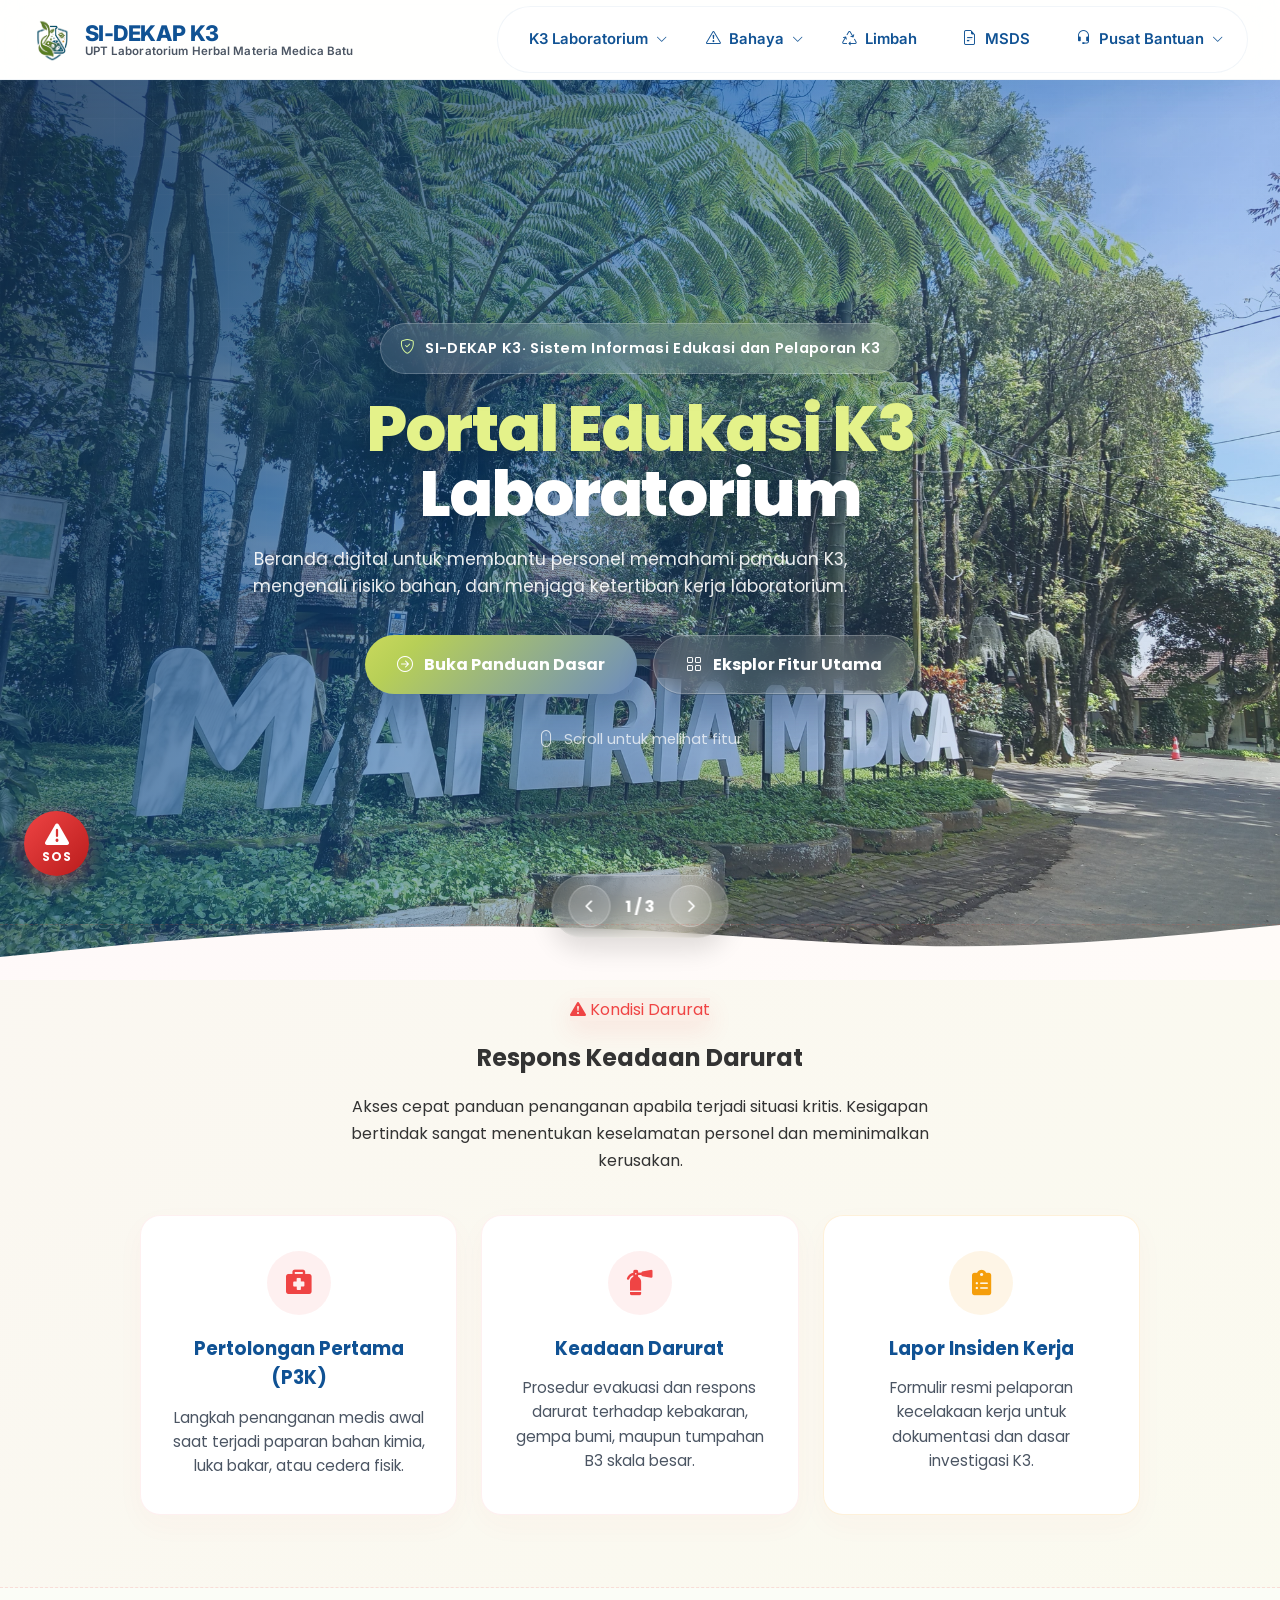
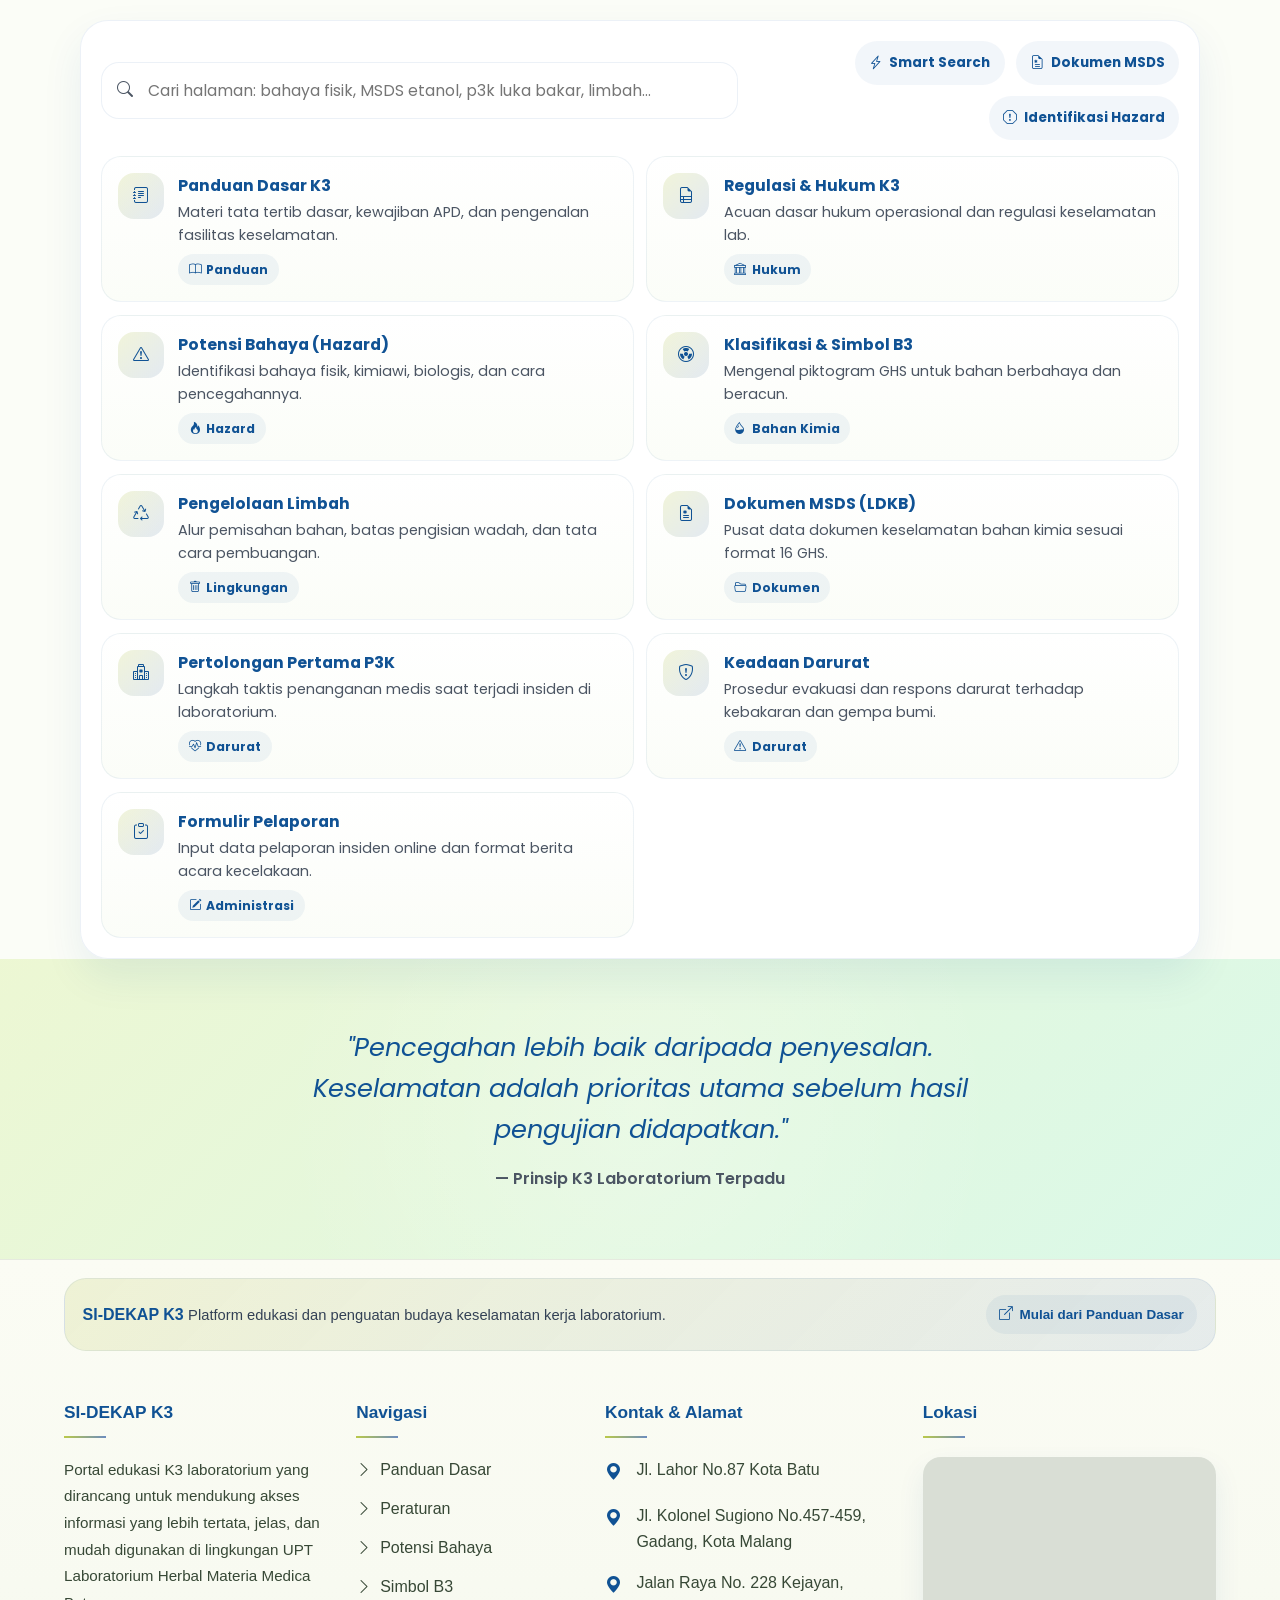
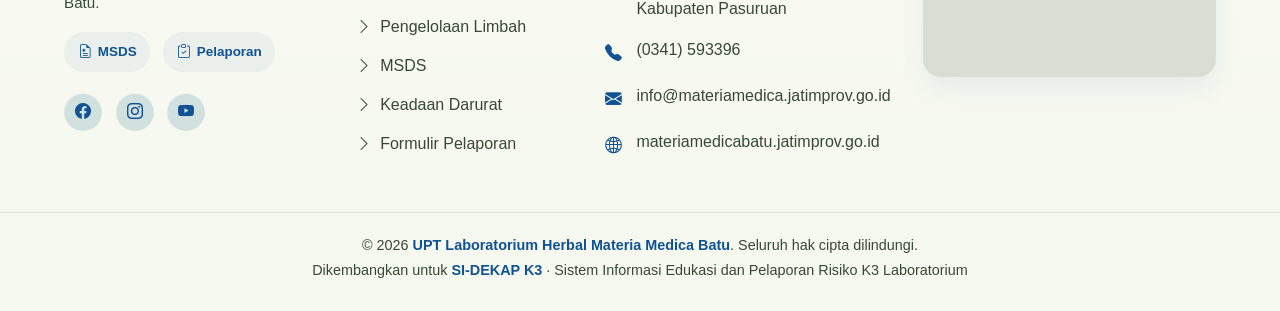
<file: index.html>
<!doctype html>
<html lang="id">
  <head>
    <meta charset="UTF-8" />
    <meta name="viewport" content="width=device-width, initial-scale=1.0" />
    <title>SI-DEKAP K3 - Sistem Informasi Edukasi dan Pelaporan K3</title>

    <link
      rel="stylesheet"
      href="https://cdnjs.cloudflare.com/ajax/libs/font-awesome/6.0.0-beta3/css/all.min.css"
    />
    <link
      href="https://cdn.jsdelivr.net/npm/bootstrap-icons@1.11.3/font/bootstrap-icons.css"
      rel="stylesheet"
    />
    <link
      href="https://fonts.googleapis.com/css2?family=Poppins:wght@400;500;600;700;800&display=swap"
      rel="stylesheet"
    />
    <link
      href="https://fonts.googleapis.com/css2?family=Inter:wght@400;500;600;700;800&display=swap"
      rel="stylesheet"
    />

    <link rel="stylesheet" href="header.css" />
    <link rel="stylesheet" href="style.css" />
    <link rel="stylesheet" href="footer.css" />

    <style>
      /* Hover specific untuk mempercantik search card */
      .search-card:hover .search-icon {
        background: var(--primary-blue);
        color: white;
      }

      /* Emergency Section khusus Beranda */
      .emergency-section {
        padding: 4.5rem 0;
        background: linear-gradient(135deg, rgba(239, 68, 68, 0.03), rgba(245, 158, 11, 0.03));
        border-top: 1px dashed rgba(239, 68, 68, 0.15);
        border-bottom: 1px dashed rgba(239, 68, 68, 0.15);
      }
      .emergency-shell {
        text-align: center;
      }
      .emergency-header p {
        color: var(--muted);
        max-width: 650px;
        margin: 1rem auto 2.5rem;
        line-height: 1.7;
      }
      .emergency-grid {
        display: grid;
        grid-template-columns: repeat(auto-fit, minmax(280px, 1fr));
        gap: 1.5rem;
        max-width: 1000px;
        margin: 0 auto;
      }
      .emergency-card {
        background: var(--white);
        padding: 2.2rem 1.8rem;
        border-radius: 20px;
        text-decoration: none;
        color: inherit;
        border: 1px solid rgba(239, 68, 68, 0.08);
        box-shadow: 0 10px 30px rgba(239, 68, 68, 0.03);
        transition: transform 0.3s ease, box-shadow 0.3s ease, border-color 0.3s ease;
      }
      .emergency-card:hover {
        transform: translateY(-6px);
        box-shadow: 0 15px 35px rgba(239, 68, 68, 0.12);
        border-color: rgba(239, 68, 68, 0.3);
      }
      .emergency-card .e-icon {
        width: 64px;
        height: 64px;
        background: rgba(239, 68, 68, 0.08);
        color: #ef4444;
        border-radius: 50%;
        display: flex;
        align-items: center;
        justify-content: center;
        font-size: 1.6rem;
        margin: 0 auto 1.2rem;
        transition: background 0.3s ease, color 0.3s ease;
      }
      .emergency-card:hover .e-icon {
        background: #ef4444;
        color: var(--white);
      }
      .emergency-card.warning-style:hover .e-icon {
        background: #f59e0b;
      }
      .emergency-card.warning-style {
        border-color: rgba(245, 158, 11, 0.15);
      }
      .emergency-card.warning-style .e-icon {
        color: #f59e0b;
        background: rgba(245, 158, 11, 0.1);
      }
      .emergency-card h3 {
        color: var(--dark-blue);
        margin-bottom: 0.8rem;
        font-size: 1.15rem;
        font-weight: 700;
      }
      .emergency-card p {
        color: var(--gray-600);
        font-size: 0.95rem;
        line-height: 1.6;
      }
    </style>
  </head>
  <body>
    <div class="scroll-progress" id="scrollProgress"></div>

    <div id="header-placeholder"></div>

    <section class="hero" id="beranda">
      <div class="hero-bg-layer active" id="heroBgA"></div>
      <div class="hero-bg-layer" id="heroBgB"></div>

      <div class="floating-icons" aria-hidden="true">
        <i class="floating-icon i1 bi bi-shield-check"></i>
        <i class="floating-icon i2 bi bi-exclamation-triangle"></i>
        <i class="floating-icon i3 bi bi-eyedropper"></i>
        <i class="floating-icon i4 bi bi-clipboard2-pulse"></i>
        <i class="floating-icon i5 bi bi-radioactive"></i>
        <i class="floating-icon i6 bi bi-bandaid"></i>
      </div>

      <div class="hero-content">
        <div class="hero-copy">
          <div class="hero-badge">
            <i class="bi bi-shield-check"></i> SI-DEKAP K3· Sistem Informasi
            Edukasi dan Pelaporan K3
          </div>

          <h1 class="hero-title">
            <span class="accent-text">Portal Edukasi K3</span> Laboratorium
          </h1>

          <p class="hero-subtitle">
            Beranda digital untuk membantu personel memahami panduan K3,
            mengenali risiko bahan, dan menjaga ketertiban kerja laboratorium.
          </p>

          <div class="hero-actions">
            <a href="k3.html" class="cta-button">
              <i class="bi bi-arrow-right-circle"></i> Buka Panduan Dasar
            </a>
            <a href="#smart-search" class="cta-button secondary">
              <i class="bi bi-grid"></i> Eksplor Fitur Utama
            </a>
          </div>

          <div class="scroll-hint">
            <i class="bi bi-mouse"></i>
            <span>Scroll untuk melihat fitur</span>
          </div>
        </div>
      </div>

      <div class="hero-wave" aria-hidden="true">
        <svg
          viewBox="0 0 1440 120"
          preserveAspectRatio="none"
          xmlns="http://www.w3.org/2000/svg"
        >
          <path
            fill="#ffffff"
            d="M0,96L60,90.7C120,85,240,75,360,69.3C480,64,600,64,720,69.3C840,75,960,85,1080,85.3C1200,85,1320,75,1380,69.3L1440,64L1440,120L1380,120C1320,120,1200,120,1080,120C960,120,840,120,720,120C600,120,480,120,360,120C240,120,120,120,60,120L0,120Z"
          ></path>
        </svg>
      </div>

      <div class="slider-controls">
        <button class="slider-btn" id="prevBtn" title="Gambar Sebelumnya">
          <i class="fas fa-chevron-left"></i>
        </button>
        <span style="color: var(--white); font-weight: 700" id="slideIndicator"
          >1 / 3</span
        >
        <button class="slider-btn" id="nextBtn" title="Gambar Selanjutnya">
          <i class="fas fa-chevron-right"></i>
        </button>
      </div>
    </section>

    <!-- SECTION KONDISI DARURAT -->
    <section class="emergency-section" style="margin-top: -3.5rem; position: relative; z-index: 10;">
      <div class="container">
        <div class="emergency-shell reveal">
          <div class="emergency-header">
            <span class="section-label" style="color: #ef4444; border-color: rgba(239, 68, 68, 0.2); background: rgba(239, 68, 68, 0.05); box-shadow: 0 10px 25px rgba(239, 68, 68, 0.1);">
              <i class="bi bi-exclamation-triangle-fill"></i>
              Kondisi Darurat
            </span>
            <h2 class="section-heading" style="margin-top: 1rem;">Respons Keadaan Darurat</h2>
            <p>
              Akses cepat panduan penanganan apabila terjadi situasi kritis. 
              Kesigapan bertindak sangat menentukan keselamatan personel dan meminimalkan kerusakan.
            </p>
          </div>
          <div class="emergency-grid">
            <a href="p3k.html" class="emergency-card">
              <div class="e-icon"><i class="fas fa-briefcase-medical"></i></div>
              <h3>Pertolongan Pertama (P3K)</h3>
              <p>Langkah penanganan medis awal saat terjadi paparan bahan kimia, luka bakar, atau cedera fisik.</p>
            </a>
            <a href="bencana.html" class="emergency-card">
              <div class="e-icon"><i class="fas fa-fire-extinguisher"></i></div>
              <h3>Keadaan Darurat</h3>
              <p>Prosedur evakuasi dan respons darurat terhadap kebakaran, gempa bumi, maupun tumpahan B3 skala besar.</p>
            </a>
            <a href="form-lapor.html" class="emergency-card warning-style">
              <div class="e-icon"><i class="fas fa-clipboard-list"></i></div>
              <h3>Lapor Insiden Kerja</h3>
              <p>Formulir resmi pelaporan kecelakaan kerja untuk dokumentasi dan dasar investigasi K3.</p>
            </a>
          </div>
        </div>
      </div>
    </section>

    <section class="smart-search-section" id="smart-search" style="margin-top: 2rem;">
      <div class="smart-search-shell">

        <div class="smart-search-top">
          <div class="search-box">
            <i class="bi bi-search"></i>
            <input
              type="text"
              id="smartSearch"
              placeholder="Cari halaman: bahaya fisik, MSDS etanol, p3k luka bakar, limbah..."
            />
          </div>
          <div class="search-meta">
            <span class="meta-pill"
              ><i class="bi bi-lightning-charge"></i> Smart Search</span
            >
            <span class="meta-pill"
              ><i class="bi bi-file-earmark-medical"></i> Dokumen MSDS</span
            >
            <span class="meta-pill"
              ><i class="bi bi-exclamation-octagon"></i> Identifikasi
              Hazard</span
            >
          </div>
        </div>

        <div class="search-results" id="searchResults">
          <a
            class="search-card"
            href="k3.html"
            data-search="panduan dasar k3 laboratorium aturan dasar apd keselamatan kerja tata tertib sepatu jas lab fasilitas lemari asam apar"
          >
            <span class="search-icon"><i class="bi bi-journal-text"></i></span>
            <div class="search-body">
              <strong>Panduan Dasar K3</strong>
              <p>
                Materi tata tertib dasar, kewajiban APD, dan pengenalan
                fasilitas keselamatan.
              </p>
              <span class="search-tag"><i class="bi bi-book"></i> Panduan</span>
            </div>
          </a>

          <a
            class="search-card"
            href="peraturan.html"
            data-search="peraturan regulasi hukum uu permenaker bpom iso 17025 dasar hukum k3 pp limbah"
          >
            <span class="search-icon"
              ><i class="bi bi-file-earmark-ruled"></i
            ></span>
            <div class="search-body">
              <strong>Regulasi & Hukum K3</strong>
              <p>Acuan dasar hukum operasional dan regulasi keselamatan lab.</p>
              <span class="search-tag"><i class="bi bi-bank"></i> Hukum</span>
            </div>
          </a>

          <a
            class="search-card"
            href="hazards.html"
            data-search="potensi bahaya hazard fisik kimia biologis panas kebisingan pecahan kaca tumpahan listrik"
          >
            <span class="search-icon"
              ><i class="bi bi-exclamation-triangle"></i
            ></span>
            <div class="search-body">
              <strong>Potensi Bahaya (Hazard)</strong>
              <p>
                Identifikasi bahaya fisik, kimiawi, biologis, dan cara
                pencegahannya.
              </p>
              <span class="search-tag"><i class="bi bi-fire"></i> Hazard</span>
            </div>
          </a>

          <a
            class="search-card"
            href="simbol-b3.html"
            data-search="simbol b3 ghs toksik beracun korosif mudah menyala terbakar iritan oksidator gas bertekanan reaktif meledak"
          >
            <span class="search-icon"><i class="bi bi-radioactive"></i></span>
            <div class="search-body">
              <strong>Klasifikasi & Simbol B3</strong>
              <p>Mengenal piktogram GHS untuk bahan berbahaya dan beracun.</p>
              <span class="search-tag"
                ><i class="bi bi-droplet-half"></i> Bahan Kimia</span
              >
            </div>
          </a>

          <a
            class="search-card"
            href="limbah.html"
            data-search="limbah pembuangan cair padat tps organik anorganik jerigen penyimpanan pemisahan"
          >
            <span class="search-icon"><i class="bi bi-recycle"></i></span>
            <div class="search-body">
              <strong>Pengelolaan Limbah</strong>
              <p>
                Alur pemisahan bahan, batas pengisian wadah, dan tata cara
                pembuangan.
              </p>
              <span class="search-tag"
                ><i class="bi bi-trash"></i> Lingkungan</span
              >
            </div>
          </a>

          <a
            class="search-card"
            href="msds.html"
            data-search="msds material safety data sheet ldkb reagen padat cair mikrobiologi baku standar cari informasi bahan"
          >
            <span class="search-icon"
              ><i class="bi bi-file-earmark-medical"></i
            ></span>
            <div class="search-body">
              <strong>Dokumen MSDS (LDKB)</strong>
              <p>
                Pusat data dokumen keselamatan bahan kimia sesuai format 16 GHS.
              </p>
              <span class="search-tag"
                ><i class="bi bi-folder2-open"></i> Dokumen</span
              >
            </div>
          </a>

          <a
            class="search-card"
            href="p3k.html"
            data-search="p3k pertolongan pertama pingsan luka bakar perdarahan pajanan bahan kimia rjp nafas buatan sengatan listrik patah tulang"
          >
            <span class="search-icon"><i class="bi bi-hospital"></i></span>
            <div class="search-body">
              <strong>Pertolongan Pertama P3K</strong>
              <p>
                Langkah taktis penanganan medis saat terjadi insiden di
                laboratorium.
              </p>
              <span class="search-tag"
                ><i class="bi bi-heart-pulse"></i> Darurat</span
              >
            </div>
          </a>

          <a
            class="search-card"
            href="bencana.html"
            data-search="bencana keadaan darurat gempa bumi kebakaran apar evakuasi"
          >
            <span class="search-icon"><i class="bi bi-shield-exclamation"></i></span>
            <div class="search-body">
              <strong>Keadaan Darurat</strong>
              <p>
                Prosedur evakuasi dan respons darurat terhadap kebakaran dan gempa bumi.
              </p>
              <span class="search-tag"><i class="bi bi-exclamation-triangle"></i> Darurat</span>
            </div>
          </a>

          <a
            class="search-card"
            href="form-lapor.html"
            data-search="form pelaporan kecelakaan kerja laporan insiden berita acara form online hardcopy cetak saksi"
          >
            <span class="search-icon"
              ><i class="bi bi-clipboard-check"></i
            ></span>
            <div class="search-body">
              <strong>Formulir Pelaporan</strong>
              <p>
                Input data pelaporan insiden online dan format berita acara
                kecelakaan.
              </p>
              <span class="search-tag"
                ><i class="bi bi-pencil-square"></i> Administrasi</span
              >
            </div>
          </a>
        </div>
        <div class="no-results" id="noResults">
          Tidak ada hasil yang cocok. Coba gunakan kata kunci yang lebih umum.
        </div>
      </div>
    </section>

    <section class="quote-section">
      <div class="quote-container">
        <blockquote class="quote">
          "Pencegahan lebih baik daripada penyesalan. Keselamatan adalah
          prioritas utama sebelum hasil pengujian didapatkan."
        </blockquote>
        <p class="quote-author">— Prinsip K3 Laboratorium Terpadu</p>
      </div>
    </section>

    <div id="footer-placeholder"></div>

    <button class="back-to-top" id="backToTop" aria-label="Kembali ke atas">
      <i class="fas fa-arrow-up"></i>
    </button>

    <script src="header.js"></script>
    <script src="footer.js"></script>
    <script src="main.js"></script>
  </body>
</html>
</file>
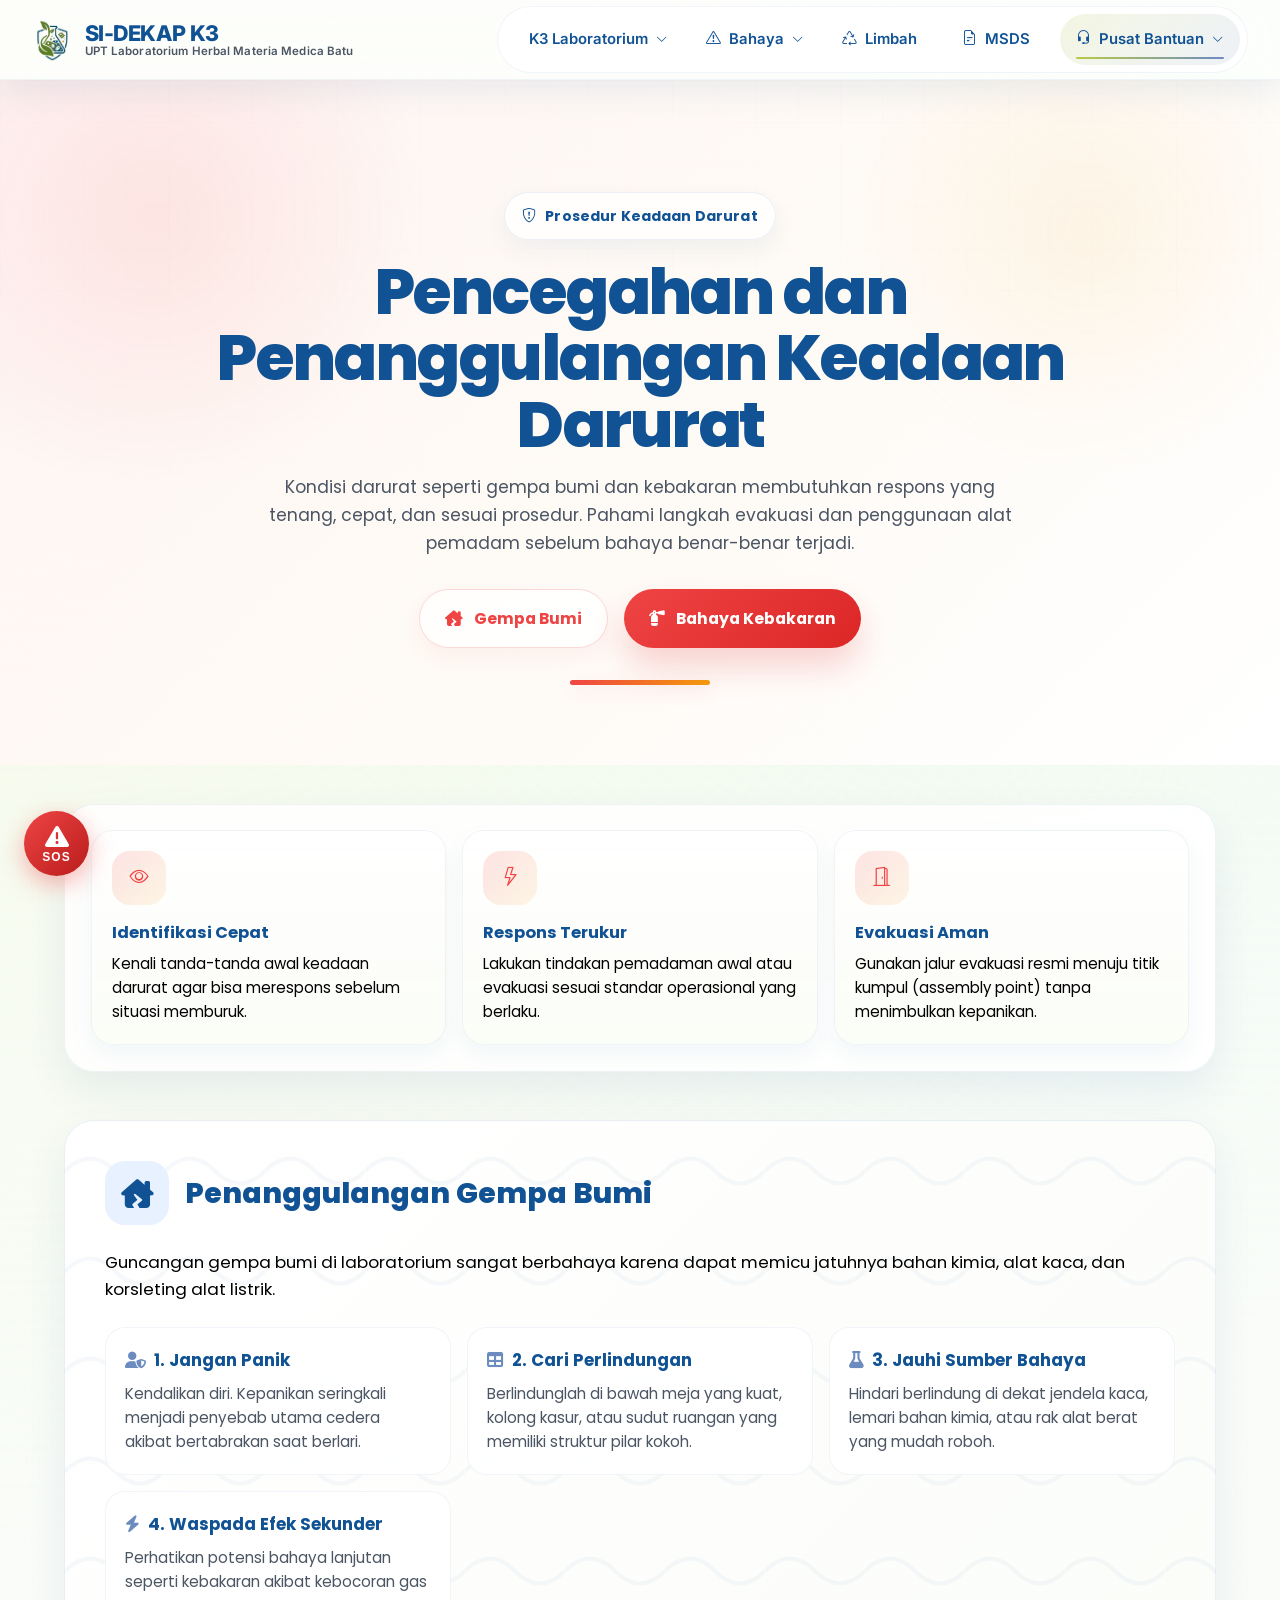
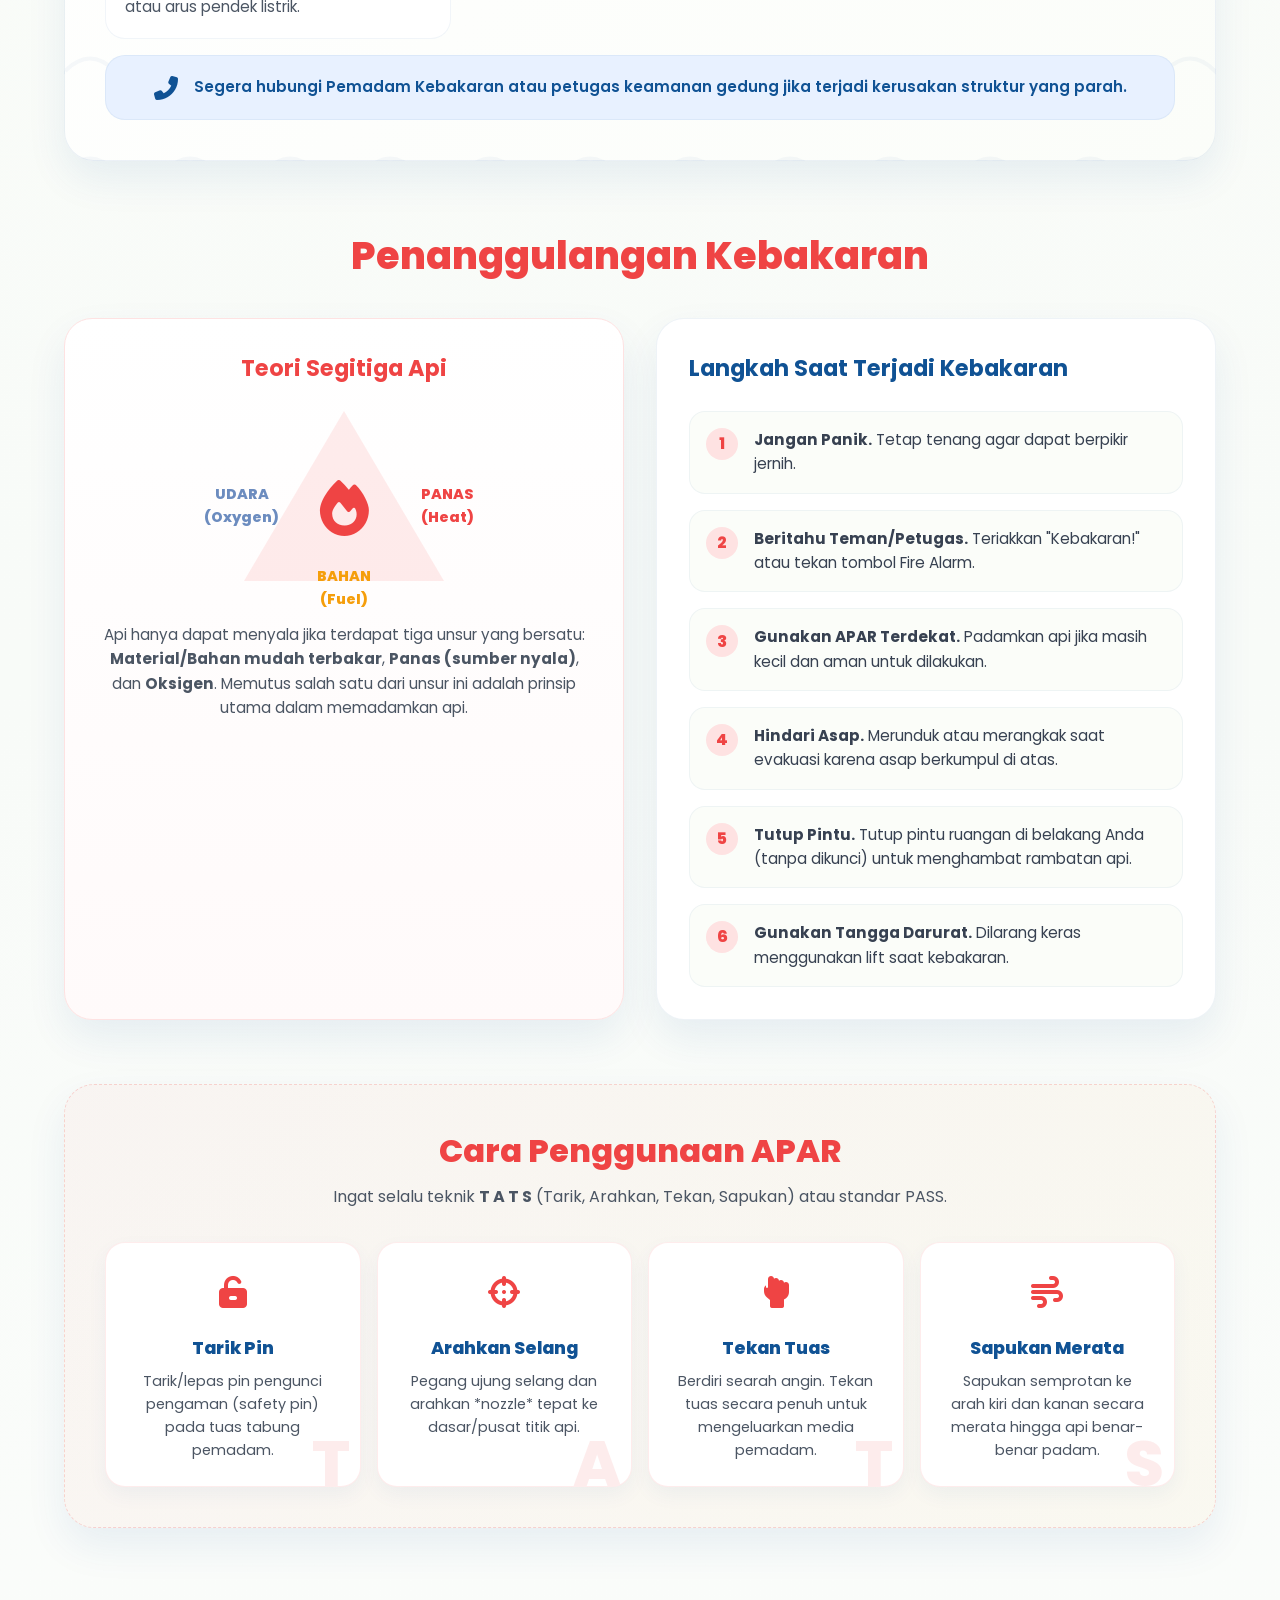
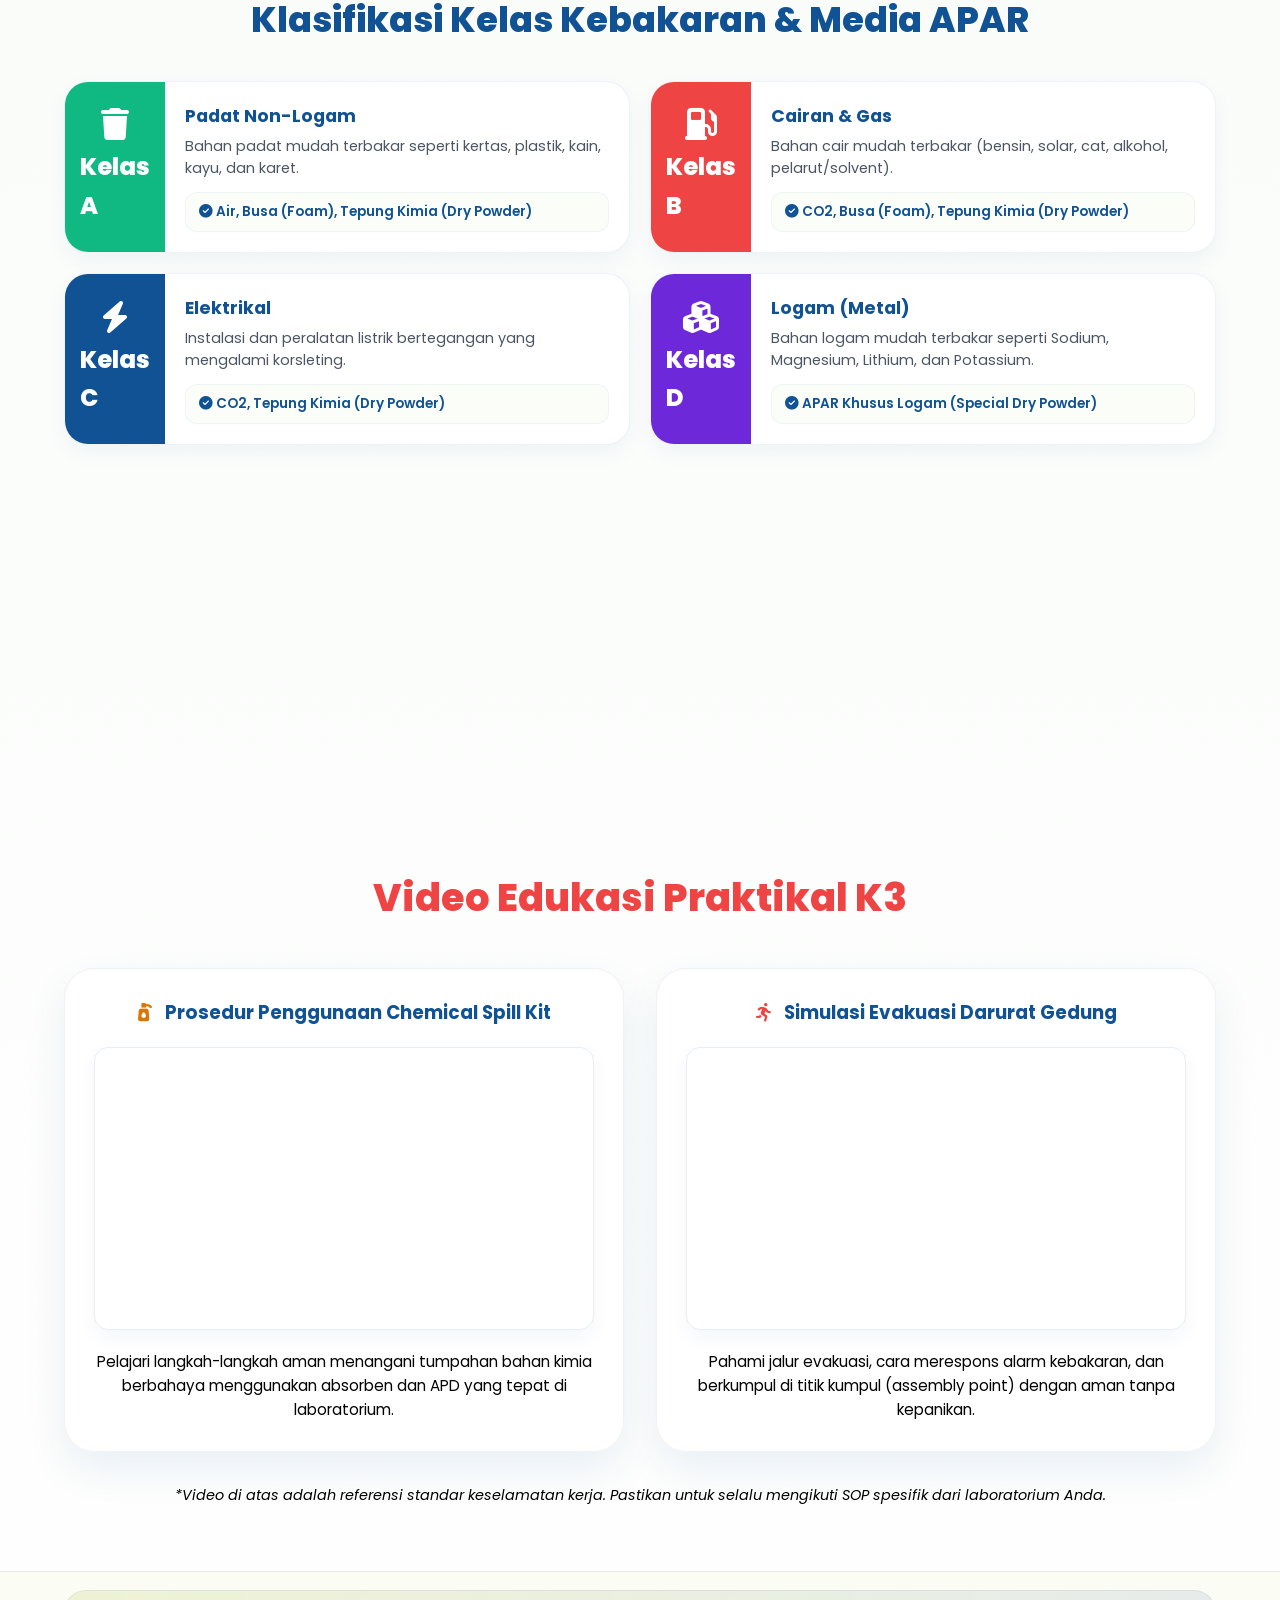
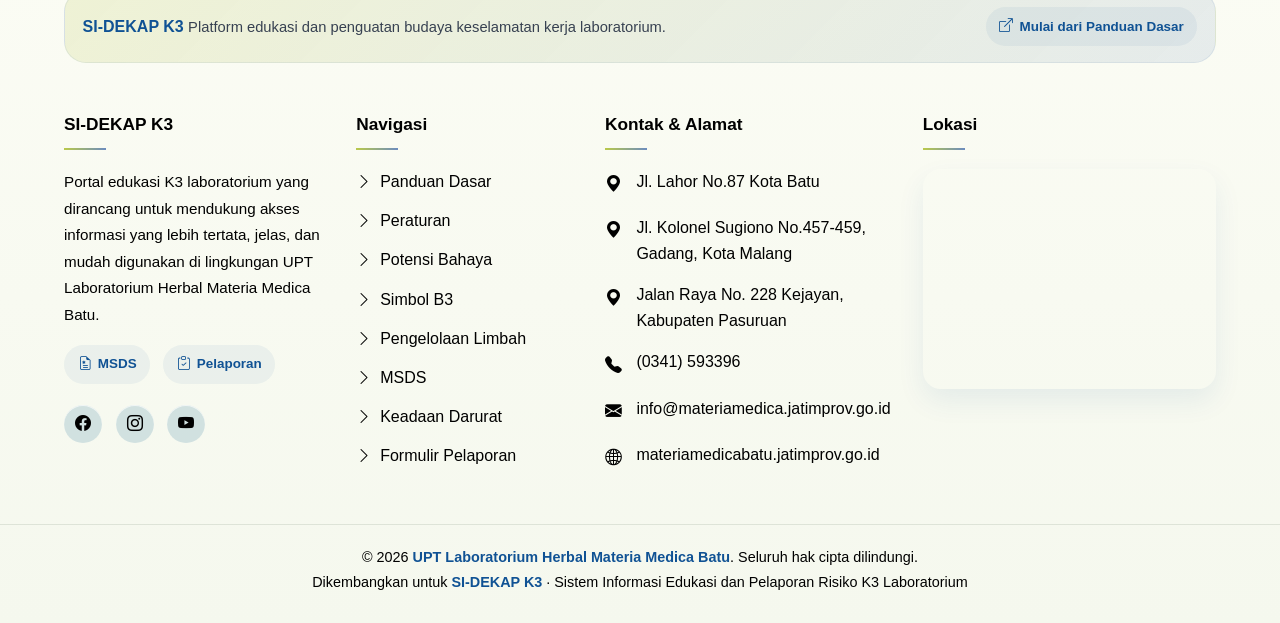
<file: bencana.html>
<!doctype html>
<html lang="id">
  <head>
    <meta charset="UTF-8" />
    <meta name="viewport" content="width=device-width, initial-scale=1.0" />
    <title>Keadaan Darurat - SI-DEKAP Laboratorium</title>

    <link
      rel="stylesheet"
      href="https://cdnjs.cloudflare.com/ajax/libs/font-awesome/6.5.0/css/all.min.css"
    />
    <link
      href="https://cdn.jsdelivr.net/npm/bootstrap-icons@1.11.3/font/bootstrap-icons.css"
      rel="stylesheet"
    />
    <link
      href="https://fonts.googleapis.com/css2?family=Poppins:wght@300;400;500;600;700;800&display=swap"
      rel="stylesheet"
    />
    <link
      href="https://fonts.googleapis.com/css2?family=Inter:wght@400;500;600;700;800&display=swap"
      rel="stylesheet"
    />

    <link rel="stylesheet" href="header.css" />
    <link rel="stylesheet" href="footer.css" />

    <style>
      :root {
        --primary-blue: #bac94a;
        --teal: #6c8cbf;
        --bg-grad-start: #eef8d7;
        --bg-grad-end: #e8f6f0;
        --dark-blue: #105294;

        --gray-50: #fbfdf9;
        --gray-100: #f3f6ee;
        --gray-200: #e4ebdf;
        --gray-300: #d7dfd1;
        --gray-500: #6b7280;
        --gray-600: #4b5563;
        --gray-700: #374151;
        --white: #ffffff;

        --danger: #ef4444;
        --danger-light: #fee2e2;
        --warning: #f59e0b;
        --warning-light: #fff4d6;
        --success: #10b981;
        --info-light: #e8f1ff;

        --shadow-sm: 0 8px 20px rgba(16, 82, 148, 0.05);
        --shadow-md: 0 18px 40px rgba(16, 82, 148, 0.08);
        --shadow-lg: 0 28px 60px rgba(16, 82, 148, 0.12);

        --radius-lg: 24px;
        --radius-xl: 30px;
      }

      * {
        margin: 0;
        padding: 0;
        box-sizing: border-box;
      }
      html {
        scroll-behavior: smooth;
      }
      body {
        font-family: "Poppins", sans-serif;
        color: var(--text);
        background:
          radial-gradient(
            circle at top left,
            rgba(234, 246, 205, 0.48),
            transparent 28%
          ),
          radial-gradient(
            circle at top right,
            rgba(207, 247, 228, 0.36),
            transparent 24%
          ),
          linear-gradient(180deg, #fbfdf9 0%, #f8fbf8 42%, #ffffff 100%);
        line-height: 1.6;
        min-height: 100vh;
        display: flex;
        flex-direction: column;
        overflow-x: hidden;
      }

      .container {
        max-width: 1200px;
        margin: 0 auto;
        padding: 0 1.5rem;
      }

      .section-label {
        display: inline-flex;
        align-items: center;
        gap: 0.55rem;
        padding: 0.72rem 1.1rem;
        border-radius: 999px;
        background: rgba(255, 255, 255, 0.82);
        border: 1px solid rgba(16, 82, 148, 0.08);
        box-shadow: 0 10px 25px rgba(16, 82, 148, 0.06);
        color: var(--dark-blue);
        font-size: 0.88rem;
        font-weight: 700;
        letter-spacing: 0.01em;
      }

      .section-heading {
        font-size: clamp(2rem, 3.8vw, 3rem);
        line-height: 1.08;
        color: var(--dark-blue);
        font-weight: 800;
        letter-spacing: -0.03em;
      }
      .section-subtitle {
        color: var(--muted);
        font-size: 1.02rem;
        max-width: 720px;
        margin: 1rem auto 0;
      }

      .reveal {
        opacity: 0;
        transform: translateY(24px);
        transition:
          opacity 0.8s ease,
          transform 0.8s ease;
      }
      .reveal.show {
        opacity: 1;
        transform: translateY(0);
      }

      .scroll-progress {
        position: fixed;
        top: 0;
        left: 0;
        width: 0%;
        height: 4px;
        background: linear-gradient(90deg, var(--primary-blue), var(--teal));
        z-index: 1200;
        box-shadow: 0 2px 10px rgba(16, 82, 148, 0.18);
      }

      /* =============================
         HERO
         ============================= */
      .emergency-hero {
        position: relative;
        overflow: hidden;
        padding: 7rem 0 5rem;
        background:
          radial-gradient(
            circle at 12% 20%,
            rgba(239, 68, 68, 0.1),
            transparent 22%
          ),
          radial-gradient(
            circle at 85% 22%,
            rgba(245, 158, 11, 0.08),
            transparent 20%
          ),
          linear-gradient(
            135deg,
            rgba(255, 244, 244, 0.95) 0%,
            rgba(255, 250, 245, 0.95) 48%,
            rgba(255, 255, 255, 1) 100%
          );
      }

      .emergency-hero::before {
        content: "";
        position: absolute;
        inset: 0;
        background-image:
          linear-gradient(rgba(239, 68, 68, 0.08) 1px, transparent 1px),
          linear-gradient(90deg, rgba(239, 68, 68, 0.08) 1px, transparent 1px);
        background-size: 42px 42px;
        mask-image: linear-gradient(
          to bottom,
          rgba(0, 0, 0, 0.35),
          transparent 90%
        );
        opacity: 0.45;
        pointer-events: none;
      }

      .hero-inner {
        position: relative;
        z-index: 1;
        max-width: 920px;
        margin: 0 auto;
        text-align: center;
      }
      .hero-inner h1 {
        font-size: clamp(2.6rem, 5vw, 4.4rem);
        line-height: 1.04;
        font-weight: 800;
        margin: 1.2rem 0 1rem;
        letter-spacing: -0.04em;
        color: var(--dark-blue);
      }
      .hero-inner p {
        font-size: 1.08rem;
        color: var(--gray-600);
        max-width: 760px;
        margin: 0 auto 2rem;
      }

      .hero-actions {
        display: flex;
        justify-content: center;
        flex-wrap: wrap;
        gap: 1rem;
      }
      .cta-button {
        display: inline-flex;
        align-items: center;
        justify-content: center;
        gap: 0.7rem;
        padding: 1rem 1.55rem;
        border-radius: 999px;
        text-decoration: none;
        font-weight: 700;
        font-size: 0.98rem;
        cursor: pointer;
        transition:
          transform 0.28s ease,
          box-shadow 0.28s ease,
          background 0.28s ease;
        border: none;
      }
      .cta-button.primary {
        background: linear-gradient(135deg, #ef4444 0%, #dc2626 100%);
        color: var(--white);
        box-shadow: 0 18px 35px rgba(220, 38, 38, 0.2);
      }
      .cta-button.primary:hover {
        transform: translateY(-3px);
        box-shadow: 0 22px 42px rgba(220, 38, 38, 0.3);
      }
      .cta-button.secondary {
        background: rgba(255, 255, 255, 0.82);
        color: var(--danger);
        border: 1px solid rgba(239, 68, 68, 0.2);
        box-shadow: 0 10px 22px rgba(239, 68, 68, 0.06);
      }
      .cta-button.secondary:hover {
        transform: translateY(-3px);
      }

      .hero-divider {
        width: 140px;
        height: 5px;
        margin: 2rem auto 0;
        border-radius: 999px;
        background: linear-gradient(90deg, var(--danger), var(--warning));
        box-shadow: 0 6px 18px rgba(239, 68, 68, 0.15);
      }

      /* =============================
         INTRO STRIP
         ============================= */
      .content-section {
        padding: 4rem 0 2rem;
      }
      .glass-panel {
        background: rgba(255, 255, 255, 0.84);
        border: 1px solid rgba(16, 82, 148, 0.07);
        box-shadow: var(--shadow-md);
        border-radius: var(--radius-xl);
        backdrop-filter: blur(16px);
      }
      .intro-panel {
        padding: 1.6rem;
        margin-top: -1.6rem;
        position: relative;
        z-index: 2;
      }
      .intro-grid {
        display: grid;
        grid-template-columns: repeat(3, minmax(0, 1fr));
        gap: 1rem;
      }
      .intro-card {
        padding: 1.25rem;
        border-radius: 22px;
        background: linear-gradient(
          180deg,
          rgba(255, 255, 255, 0.98),
          rgba(251, 253, 247, 0.96)
        );
        border: 1px solid rgba(16, 82, 148, 0.06);
        box-shadow: 0 10px 24px rgba(16, 82, 148, 0.05);
        transition:
          transform 0.25s ease,
          box-shadow 0.25s ease;
      }
      .intro-card:hover {
        transform: translateY(-5px);
        box-shadow: 0 16px 28px rgba(16, 82, 148, 0.08);
      }
      .intro-card .icon {
        width: 54px;
        height: 54px;
        border-radius: 18px;
        display: inline-flex;
        align-items: center;
        justify-content: center;
        margin-bottom: 0.9rem;
        background: linear-gradient(
          135deg,
          rgba(239, 68, 68, 0.15),
          rgba(245, 158, 11, 0.1)
        );
        color: var(--danger);
        font-size: 1.2rem;
      }
      .intro-card h3 {
        color: var(--dark-blue);
        font-size: 1.02rem;
        margin-bottom: 0.4rem;
      }
      .intro-card p {
        color: var(--muted);
        font-size: 0.94rem;
      }

      /* =============================
         EARTHQUAKE SECTION
         ============================= */
      .earthquake-section {
        margin-top: 3rem;
      }
      .earthquake-card {
        background:
          url('data:image/svg+xml;utf8,<svg width="100" height="100" viewBox="0 0 100 100" xmlns="http://www.w3.org/2000/svg"><path d="M0 50 Q 25 25, 50 50 T 100 50" fill="none" stroke="rgba(108,140,191,0.06)" stroke-width="4"/></svg>'),
          linear-gradient(135deg, #ffffff 0%, #fbfdf9 100%);
        border: 1px solid rgba(16, 82, 148, 0.08);
        border-radius: 30px;
        padding: 2.5rem;
        box-shadow: var(--shadow-md);
      }
      .eq-header {
        display: flex;
        align-items: center;
        gap: 1rem;
        margin-bottom: 1.5rem;
      }
      .eq-icon {
        width: 64px;
        height: 64px;
        border-radius: 20px;
        background: var(--info-light);
        color: var(--dark-blue);
        font-size: 1.8rem;
        display: flex;
        align-items: center;
        justify-content: center;
        flex-shrink: 0;
      }
      .eq-header h2 {
        color: var(--dark-blue);
        font-size: 1.8rem;
        font-weight: 800;
        margin: 0;
      }
      .eq-steps {
        display: grid;
        grid-template-columns: repeat(auto-fit, minmax(280px, 1fr));
        gap: 1rem;
        margin-top: 1.5rem;
      }
      .video-grid {
        display: grid;
        grid-template-columns: repeat(auto-fit, minmax(280px, 1fr));
        gap: 2rem;
      }
      .eq-step {
        background: rgba(255, 255, 255, 0.9);
        border: 1px solid rgba(16, 82, 148, 0.06);
        padding: 1.2rem;
        border-radius: 20px;
        transition: transform 0.25s ease;
      }
      .eq-step:hover {
        transform: translateY(-4px);
        box-shadow: var(--shadow-sm);
      }
      .eq-step h4 {
        color: var(--dark-blue);
        margin-bottom: 0.5rem;
        font-size: 1.05rem;
        display: flex;
        align-items: center;
        gap: 0.5rem;
      }
      .eq-step h4 i {
        color: var(--teal);
      }
      .eq-step p {
        color: var(--gray-600);
        font-size: 0.95rem;
        margin: 0;
      }

      /* =============================
         FIRE SECTION
         ============================= */
      .fire-section {
        margin-top: 4rem;
      }
      .fire-title {
        text-align: center;
        color: var(--danger);
        font-size: clamp(2rem, 3vw, 2.5rem);
        font-weight: 800;
        margin-bottom: 2rem;
      }

      .fire-grid {
        display: grid;
        grid-template-columns: 1fr 1fr;
        gap: 2rem;
        align-items: start;
      }
      .fire-triangle-card {
        background: linear-gradient(180deg, #ffffff, #fffafa);
        border: 1px solid var(--danger-light);
        border-radius: 28px;
        padding: 2rem;
        box-shadow: var(--shadow-md);
        text-align: center;
        height: 100%;
      }
      .fire-triangle-card h3 {
        color: var(--danger);
        margin-bottom: 1.5rem;
        font-size: 1.4rem;
      }
      .triangle-wrapper {
        position: relative;
        width: 200px;
        height: 180px;
        margin: 0 auto 2rem;
      }
      /* Simple CSS Triangle representation */
      .triangle-border {
        position: absolute;
        border-left: 100px solid transparent;
        border-right: 100px solid transparent;
        border-bottom: 170px solid rgba(239, 68, 68, 0.1);
        top: 0;
        left: 0;
      }
      .t-label {
        position: absolute;
        font-weight: 800;
        font-size: 0.9rem;
      }
      .t-heat {
        top: 40%;
        right: -30px;
        color: var(--danger);
      }
      .t-oxygen {
        top: 40%;
        left: -40px;
        color: var(--teal);
      }
      .t-fuel {
        bottom: -20px;
        left: 50%;
        transform: translateX(-50%);
        color: var(--warning);
      }
      .t-center {
        position: absolute;
        top: 55%;
        left: 50%;
        transform: translate(-50%, -50%);
        font-size: 3.5rem;
        color: var(--danger);
        animation: flicker 1.5s infinite alternate;
      }
      @keyframes flicker {
        0%,
        100% {
          opacity: 1;
          transform: translate(-50%, -50%) scale(1);
        }
        50% {
          opacity: 0.8;
          transform: translate(-50%, -50%) scale(0.9);
        }
      }
      .triangle-desc {
        color: var(--gray-600);
        font-size: 0.95rem;
        line-height: 1.6;
      }

      .fire-steps-card {
        background: var(--white);
        border: 1px solid rgba(16, 82, 148, 0.07);
        border-radius: 28px;
        padding: 2rem;
        box-shadow: var(--shadow-md);
        height: 100%;
      }
      .fire-steps-card h3 {
        color: var(--dark-blue);
        margin-bottom: 1.5rem;
        font-size: 1.4rem;
      }
      .step-list {
        display: grid;
        gap: 1rem;
      }
      .step-item {
        display: flex;
        align-items: flex-start;
        gap: 1rem;
        padding: 1rem;
        background: var(--gray-50);
        border: 1px solid rgba(16, 82, 148, 0.05);
        border-radius: 16px;
      }
      .step-num {
        width: 32px;
        height: 32px;
        border-radius: 50%;
        background: var(--danger-light);
        color: var(--danger);
        display: flex;
        align-items: center;
        justify-content: center;
        font-weight: 800;
        flex-shrink: 0;
      }
      .step-text {
        color: var(--gray-700);
        font-size: 0.95rem;
        align-self: center;
      }

      /* =============================
         APAR USAGE (PASS)
         ============================= */
      .apar-section {
        margin-top: 4rem;
      }
      .apar-card {
        background: linear-gradient(
          135deg,
          rgba(239, 68, 68, 0.04),
          rgba(245, 158, 11, 0.04)
        );
        border: 1px dashed rgba(239, 68, 68, 0.2);
        border-radius: 30px;
        padding: 2.5rem;
        box-shadow: var(--shadow-md);
      }
      .apar-header {
        text-align: center;
        margin-bottom: 2rem;
      }
      .apar-header h2 {
        color: var(--danger);
        font-size: 2rem;
        font-weight: 800;
        margin-bottom: 0.5rem;
      }
      .apar-header p {
        color: var(--gray-600);
      }

      .pass-grid {
        display: grid;
        grid-template-columns: repeat(4, 1fr);
        gap: 1rem;
      }
      .pass-step {
        background: var(--white);
        border-radius: 20px;
        padding: 1.5rem;
        text-align: center;
        box-shadow: var(--shadow-sm);
        border: 1px solid rgba(239, 68, 68, 0.1);
        position: relative;
        overflow: hidden;
        transition: transform 0.3s ease;
      }
      .pass-step:hover {
        transform: translateY(-5px);
      }
      .pass-letter {
        font-size: 4rem;
        font-weight: 800;
        color: rgba(239, 68, 68, 0.1);
        position: absolute;
        right: 10px;
        bottom: -10px;
        line-height: 1;
        pointer-events: none;
      }
      .pass-icon {
        font-size: 2rem;
        color: var(--danger);
        margin-bottom: 1rem;
        position: relative;
        z-index: 1;
      }
      .pass-title {
        color: var(--dark-blue);
        font-weight: 800;
        font-size: 1.1rem;
        margin-bottom: 0.5rem;
        position: relative;
        z-index: 1;
      }
      .pass-desc {
        color: var(--gray-600);
        font-size: 0.9rem;
        line-height: 1.6;
        position: relative;
        z-index: 1;
      }

      /* =============================
         FIRE CLASSES
         ============================= */
      .class-section {
        margin-top: 4rem;
      }
      .class-title {
        text-align: center;
        color: var(--dark-blue);
        font-size: clamp(1.8rem, 3vw, 2.2rem);
        font-weight: 800;
        margin-bottom: 2rem;
      }
      .class-grid {
        display: grid;
        grid-template-columns: repeat(2, 1fr);
        gap: 1.25rem;
      }
      .class-card {
        display: flex;
        align-items: stretch;
        background: var(--white);
        border-radius: 24px;
        overflow: hidden;
        box-shadow: var(--shadow-sm);
        border: 1px solid rgba(16, 82, 148, 0.07);
        transition: transform 0.25s ease;
      }
      .class-card:hover {
        transform: scale(1.02);
        box-shadow: var(--shadow-md);
      }

      .class-badge {
        width: 100px;
        display: flex;
        flex-direction: column;
        align-items: center;
        justify-content: center;
        color: var(--white);
        padding: 1rem;
        flex-shrink: 0;
      }
      .class-a {
        background: var(--success);
      }
      .class-b {
        background: var(--danger);
      }
      .class-c {
        background: var(--dark-blue);
      }
      .class-d {
        background: #6d28d9;
      }

      .class-badge i {
        font-size: 2rem;
        margin-bottom: 0.5rem;
      }
      .class-badge span {
        font-size: 1.5rem;
        font-weight: 800;
      }

      .class-info {
        padding: 1.25rem;
        display: flex;
        flex-direction: column;
        justify-content: center;
      }
      .class-info h4 {
        color: var(--dark-blue);
        font-size: 1.1rem;
        margin-bottom: 0.4rem;
      }
      .class-info p {
        color: var(--gray-600);
        font-size: 0.9rem;
        margin-bottom: 0.8rem;
        line-height: 1.5;
      }
      .class-apar {
        background: var(--gray-50);
        padding: 0.5rem 0.8rem;
        border-radius: 12px;
        font-size: 0.85rem;
        color: var(--dark-blue);
        font-weight: 600;
        border: 1px solid rgba(16, 82, 148, 0.05);
      }

      /* =============================
         INFO BOX
         ============================= */
      .info-box {
        margin-top: 3rem;
        padding: 2rem;
        background: linear-gradient(
          135deg,
          rgba(186, 201, 74, 0.1),
          rgba(108, 140, 191, 0.08)
        );
        border-radius: 28px;
        border: 1px solid rgba(16, 82, 148, 0.08);
        box-shadow: var(--shadow-sm);
      }
      .info-box h3 {
        color: var(--dark-blue);
        margin-bottom: 1rem;
        font-size: 1.25rem;
        display: flex;
        align-items: center;
        gap: 0.7rem;
      }
      .info-box ul {
        color: var(--gray-600);
        line-height: 1.8;
        padding-left: 1.3rem;
      }
      .info-box ul li {
        margin-bottom: 0.45rem;
      }

      /* =============================
         BACK TO TOP
         ============================= */
      .back-to-top {
        position: fixed;
        right: 18px;
        bottom: 18px;
        width: 52px;
        height: 52px;
        border-radius: 18px;
        border: none;
        cursor: pointer;
        display: inline-flex;
        align-items: center;
        justify-content: center;
        background: linear-gradient(135deg, #c9d95c 0%, #6c8cbf 100%);
        color: var(--white);
        box-shadow: 0 18px 34px rgba(16, 82, 148, 0.2);
        opacity: 0;
        visibility: hidden;
        transform: translateY(10px);
        transition: all 0.28s ease;
        z-index: 1100;
      }
      .back-to-top.show {
        opacity: 1;
        visibility: visible;
        transform: translateY(0);
      }
      .back-to-top:hover {
        transform: translateY(-4px);
      }

      /* =============================
         RESPONSIVE
         ============================= */
      @media (max-width: 1100px) {
        .intro-grid {
          grid-template-columns: repeat(2, minmax(0, 1fr));
        }
        .fire-grid {
          grid-template-columns: 1fr;
        }
        .pass-grid {
          grid-template-columns: repeat(2, 1fr);
        }
      }
      @media (max-width: 768px) {
        .emergency-hero {
          padding: 5.8rem 0 4.4rem;
        }
        .hero-inner h1 {
          font-size: clamp(2rem, 8vw, 2.8rem);
          word-wrap: break-word;
          hyphens: auto;
        }
        .hero-actions {
          flex-direction: column;
          align-items: stretch;
          max-width: 380px;
          margin-left: auto;
          margin-right: auto;
        }
        .cta-button {
          width: 100%;
        }
        .intro-grid {
          grid-template-columns: 1fr;
        }
        .fire-grid,
        .eq-steps,
        .pass-grid,
        .class-grid {
          grid-template-columns: 1fr;
        }
        .class-badge {
          width: 72px;
        }
        .earthquake-card,
        .apar-card {
          padding: 1.5rem 1rem;
          border-radius: 22px;
        }
        .fire-triangle-card,
        .fire-steps-card {
          height: auto;
        }
        .back-to-top {
          width: 48px;
          height: 48px;
          right: 14px;
          bottom: 14px;
        }
      }
      @media (max-width: 480px) {
        .eq-header {
          flex-direction: column;
          text-align: center;
          gap: 0.5rem;
        }
        .eq-header h2 {
          font-size: 1.5rem;
          word-wrap: break-word;
          hyphens: auto;
        }
        .fire-title, .apar-header h2 {
          font-size: 1.6rem;
          word-wrap: break-word;
          hyphens: auto;
        }
        .eq-steps,
        .video-grid {
          grid-template-columns: 1fr;
        }
        .class-card {
          flex-direction: column;
        }
        .class-badge {
          width: 100%;
          flex-direction: row;
          padding: 0.8rem;
          justify-content: flex-start;
          gap: 1rem;
        }
        .class-badge i {
          margin-bottom: 0;
        }
        .pass-step {
          padding: 1rem;
        }
        .fire-triangle-card {
          padding: 1.5rem 1rem;
        }
        .triangle-wrapper {
          transform: scale(0.9);
        }
      }
    </style>
  </head>
  <body>
    <div class="scroll-progress" id="scrollProgress"></div>

    <div id="header-placeholder"></div>

    <section class="emergency-hero">
      <div class="container">
        <div class="hero-inner reveal">
          <span class="section-label">
            <i class="bi bi-shield-exclamation"></i>
            Prosedur Keadaan Darurat
          </span>
          <h1>Pencegahan dan Penanggulangan Keadaan Darurat</h1>
          <p>
            Kondisi darurat seperti gempa bumi dan kebakaran membutuhkan respons
            yang tenang, cepat, dan sesuai prosedur. Pahami langkah evakuasi dan
            penggunaan alat pemadam sebelum bahaya benar-benar terjadi.
          </p>
          <div class="hero-actions">
            <a href="#gempa-bumi" class="cta-button secondary">
              <i class="fas fa-house-damage"></i> Gempa Bumi
            </a>
            <a href="#kebakaran" class="cta-button primary">
              <i class="fas fa-fire-extinguisher"></i> Bahaya Kebakaran
            </a>
          </div>
          <div class="hero-divider"></div>
        </div>
      </div>
    </section>

    <section class="content-section">
      <div class="container">
        <div class="intro-panel glass-panel reveal">
          <div class="intro-grid">
            <div class="intro-card">
              <div class="icon"><i class="bi bi-eye"></i></div>
              <h3>Identifikasi Cepat</h3>
              <p>
                Kenali tanda-tanda awal keadaan darurat agar bisa merespons
                sebelum situasi memburuk.
              </p>
            </div>
            <div class="intro-card">
              <div class="icon"><i class="bi bi-lightning"></i></div>
              <h3>Respons Terukur</h3>
              <p>
                Lakukan tindakan pemadaman awal atau evakuasi sesuai standar
                operasional yang berlaku.
              </p>
            </div>
            <div class="intro-card">
              <div class="icon"><i class="bi bi-door-open"></i></div>
              <h3>Evakuasi Aman</h3>
              <p>
                Gunakan jalur evakuasi resmi menuju titik kumpul (assembly
                point) tanpa menimbulkan kepanikan.
              </p>
            </div>
          </div>
        </div>

        <div class="earthquake-section reveal" id="gempa-bumi">
          <div class="earthquake-card">
            <div class="eq-header">
              <div class="eq-icon"><i class="fas fa-house-damage"></i></div>
              <h2>Penanggulangan Gempa Bumi</h2>
            </div>
            <p
              style="
                color: var(--muted);
                margin-bottom: 1rem;
                font-size: 1.05rem;
              "
            >
              Guncangan gempa bumi di laboratorium sangat berbahaya karena dapat
              memicu jatuhnya bahan kimia, alat kaca, dan korsleting alat
              listrik.
            </p>
            <div class="eq-steps">
              <div class="eq-step">
                <h4><i class="fas fa-user-shield"></i> 1. Jangan Panik</h4>
                <p>
                  Kendalikan diri. Kepanikan seringkali menjadi penyebab utama
                  cedera akibat bertabrakan saat berlari.
                </p>
              </div>
              <div class="eq-step">
                <h4><i class="fas fa-table"></i> 2. Cari Perlindungan</h4>
                <p>
                  Berlindunglah di bawah meja yang kuat, kolong kasur, atau
                  sudut ruangan yang memiliki struktur pilar kokoh.
                </p>
              </div>
              <div class="eq-step">
                <h4><i class="fas fa-flask"></i> 3. Jauhi Sumber Bahaya</h4>
                <p>
                  Hindari berlindung di dekat jendela kaca, lemari bahan kimia,
                  atau rak alat berat yang mudah roboh.
                </p>
              </div>
              <div class="eq-step">
                <h4><i class="fas fa-bolt"></i> 4. Waspada Efek Sekunder</h4>
                <p>
                  Perhatikan potensi bahaya lanjutan seperti kebakaran akibat
                  kebocoran gas atau arus pendek listrik.
                </p>
              </div>
              <div
                class="eq-step"
                style="
                  grid-column: 1 / -1;
                  display: flex;
                  flex-wrap: wrap;
                  align-items: center;
                  justify-content: center;
                  text-align: center;
                  gap: 1rem;
                  background: var(--info-light);
                "
              >
                <i
                  class="fas fa-phone-alt"
                  style="font-size: 1.5rem; color: var(--dark-blue)"
                ></i>
                <p style="color: var(--dark-blue); font-weight: 600">
                  Segera hubungi Pemadam Kebakaran atau petugas keamanan gedung
                  jika terjadi kerusakan struktur yang parah.
                </p>
              </div>
            </div>
          </div>
        </div>

        <div class="fire-section reveal" id="kebakaran">
          <h2 class="fire-title">Penanggulangan Kebakaran</h2>

          <div class="fire-grid">
            <div class="fire-triangle-card">
              <h3>Teori Segitiga Api</h3>
              <div class="triangle-wrapper">
                <div class="triangle-border"></div>
                <div class="t-label t-heat">PANAS<br />(Heat)</div>
                <div class="t-label t-oxygen">UDARA<br />(Oxygen)</div>
                <div class="t-label t-fuel">BAHAN<br />(Fuel)</div>
                <div class="t-center"><i class="fas fa-fire"></i></div>
              </div>
              <p class="triangle-desc">
                Api hanya dapat menyala jika terdapat tiga unsur yang bersatu:
                <strong>Material/Bahan mudah terbakar</strong>,
                <strong>Panas (sumber nyala)</strong>, dan
                <strong>Oksigen</strong>. Memutus salah satu dari unsur ini
                adalah prinsip utama dalam memadamkan api.
              </p>
            </div>

            <div class="fire-steps-card">
              <h3>Langkah Saat Terjadi Kebakaran</h3>
              <div class="step-list">
                <div class="step-item">
                  <div class="step-num">1</div>
                  <div class="step-text">
                    <strong>Jangan Panik.</strong> Tetap tenang agar dapat
                    berpikir jernih.
                  </div>
                </div>
                <div class="step-item">
                  <div class="step-num">2</div>
                  <div class="step-text">
                    <strong>Beritahu Teman/Petugas.</strong> Teriakkan
                    "Kebakaran!" atau tekan tombol Fire Alarm.
                  </div>
                </div>
                <div class="step-item">
                  <div class="step-num">3</div>
                  <div class="step-text">
                    <strong>Gunakan APAR Terdekat.</strong> Padamkan api jika
                    masih kecil dan aman untuk dilakukan.
                  </div>
                </div>
                <div class="step-item">
                  <div class="step-num">4</div>
                  <div class="step-text">
                    <strong>Hindari Asap.</strong> Merunduk atau merangkak saat
                    evakuasi karena asap berkumpul di atas.
                  </div>
                </div>
                <div class="step-item">
                  <div class="step-num">5</div>
                  <div class="step-text">
                    <strong>Tutup Pintu.</strong> Tutup pintu ruangan di
                    belakang Anda (tanpa dikunci) untuk menghambat rambatan api.
                  </div>
                </div>
                <div class="step-item">
                  <div class="step-num">6</div>
                  <div class="step-text">
                    <strong>Gunakan Tangga Darurat.</strong> Dilarang keras
                    menggunakan lift saat kebakaran.
                  </div>
                </div>
              </div>
            </div>
          </div>
        </div>

        <div class="apar-section reveal">
          <div class="apar-card">
            <div class="apar-header">
              <h2>Cara Penggunaan APAR</h2>
              <p>
                Ingat selalu teknik <strong>T A T S</strong> (Tarik, Arahkan,
                Tekan, Sapukan) atau standar PASS.
              </p>
            </div>

            <div class="pass-grid">
              <div class="pass-step">
                <div class="pass-letter">T</div>
                <div class="pass-icon"><i class="fas fa-unlock-alt"></i></div>
                <div class="pass-title">Tarik Pin</div>
                <div class="pass-desc">
                  Tarik/lepas pin pengunci pengaman (safety pin) pada tuas
                  tabung pemadam.
                </div>
              </div>
              <div class="pass-step">
                <div class="pass-letter">A</div>
                <div class="pass-icon"><i class="fas fa-crosshairs"></i></div>
                <div class="pass-title">Arahkan Selang</div>
                <div class="pass-desc">
                  Pegang ujung selang dan arahkan *nozzle* tepat ke dasar/pusat
                  titik api.
                </div>
              </div>
              <div class="pass-step">
                <div class="pass-letter">T</div>
                <div class="pass-icon"><i class="fas fa-hand-rock"></i></div>
                <div class="pass-title">Tekan Tuas</div>
                <div class="pass-desc">
                  Berdiri searah angin. Tekan tuas secara penuh untuk
                  mengeluarkan media pemadam.
                </div>
              </div>
              <div class="pass-step">
                <div class="pass-letter">S</div>
                <div class="pass-icon"><i class="fas fa-wind"></i></div>
                <div class="pass-title">Sapukan Merata</div>
                <div class="pass-desc">
                  Sapukan semprotan ke arah kiri dan kanan secara merata hingga
                  api benar-benar padam.
                </div>
              </div>
            </div>
          </div>
        </div>

        <div class="class-section reveal">
          <h2 class="class-title">Klasifikasi Kelas Kebakaran & Media APAR</h2>
          <div class="class-grid">
            <div class="class-card">
              <div class="class-badge class-a">
                <i class="fas fa-trash"></i>
                <span>Kelas A</span>
              </div>
              <div class="class-info">
                <h4>Padat Non-Logam</h4>
                <p>
                  Bahan padat mudah terbakar seperti kertas, plastik, kain,
                  kayu, dan karet.
                </p>
                <span class="class-apar"
                  ><i class="fas fa-check-circle"></i> Air, Busa (Foam), Tepung
                  Kimia (Dry Powder)</span
                >
              </div>
            </div>

            <div class="class-card">
              <div class="class-badge class-b">
                <i class="fas fa-gas-pump"></i>
                <span>Kelas B</span>
              </div>
              <div class="class-info">
                <h4>Cairan & Gas</h4>
                <p>
                  Bahan cair mudah terbakar (bensin, solar, cat, alkohol,
                  pelarut/solvent).
                </p>
                <span class="class-apar"
                  ><i class="fas fa-check-circle"></i> CO2, Busa (Foam), Tepung
                  Kimia (Dry Powder)</span
                >
              </div>
            </div>

            <div class="class-card">
              <div class="class-badge class-c">
                <i class="fas fa-bolt"></i>
                <span>Kelas C</span>
              </div>
              <div class="class-info">
                <h4>Elektrikal</h4>
                <p>
                  Instalasi dan peralatan listrik bertegangan yang mengalami
                  korsleting.
                </p>
                <span class="class-apar"
                  ><i class="fas fa-check-circle"></i> CO2, Tepung Kimia (Dry
                  Powder)</span
                >
              </div>
            </div>

            <div class="class-card">
              <div class="class-badge class-d">
                <i class="fas fa-cubes"></i>
                <span>Kelas D</span>
              </div>
              <div class="class-info">
                <h4>Logam (Metal)</h4>
                <p>
                  Bahan logam mudah terbakar seperti Sodium, Magnesium, Lithium,
                  dan Potassium.
                </p>
                <span class="class-apar"
                  ><i class="fas fa-check-circle"></i> APAR Khusus Logam
                  (Special Dry Powder)</span
                >
              </div>
            </div>
          </div>
        </div>

        <div class="info-box reveal">
          <h3>
            <i class="fas fa-tools"></i> Perawatan dan Standar Penempatan APAR
          </h3>
          <ul>
            <li>
              Tempatkan APAR di tempat yang mudah diakses, tidak terhalang benda
              lain, dan dilengkapi tanda segitiga APAR di atasnya.
            </li>
            <li>
              Pasang APAR pada dinding dengan jarak ideal 125 cm dari lantai
              (minimal 15 cm dari atas lantai).
            </li>
            <li>
              Di laboratorium terpadu, pemeriksaan kondisi dan tekanan APAR
              dilakukan secara berkala <strong>setiap 1 bulan sekali</strong>.
            </li>
            <li>
              Setiap tabung APAR harus diuji cobakan (hydrotest) secara berkala
              dengan jangka waktu maksimal 5 tahun sekali.
            </li>
            <li>
              Jika terdapat segel rusak atau manometer turun, segera laporkan ke
              tim Sarana Prasarana K3.
            </li>
          </ul>
        </div>

        <!-- VIDEO EDUKASI K3 -->
        <div class="video-section reveal" id="video-edukasi" style="margin-top: 5rem; margin-bottom: 2rem;">
          <h2 class="fire-title" style="text-align: center; margin-bottom: 2.5rem;">Video Edukasi Praktikal K3</h2>
          <div class="video-grid">
            
            <!-- Video Spill Kit -->
            <div class="glass-panel" style="padding: 1.8rem;">
              <h3 style="color: var(--dark-blue); font-size: 1.15rem; margin-bottom: 1.2rem; text-align: center;">
                <i class="fas fa-pump-soap" style="color: #d97706; margin-right: 0.5rem;"></i>
                Prosedur Penggunaan Chemical Spill Kit
              </h3>
              <div style="position: relative; padding-bottom: 56.25%; height: 0; overflow: hidden; border-radius: 14px; box-shadow: var(--shadow-sm); border: 1px solid rgba(16, 82, 148, 0.1);">
                <iframe style="position: absolute; top: 0; left: 0; width: 100%; height: 100%;" 
                  src="https://www.youtube.com/embed/WqN7CT_rvDE?si=21rC1xN4YOAgOWF4" 
                  title="Chemical Spill Kit Tutorial" 
                  frameborder="0" 
                  allow="accelerometer; autoplay; clipboard-write; encrypted-media; gyroscope; picture-in-picture" 
                  allowfullscreen>
                </iframe>
              </div>
              <p style="color: var(--muted); font-size: 0.95rem; margin-top: 1.2rem; text-align: center; line-height: 1.6;">
                Pelajari langkah-langkah aman menangani tumpahan bahan kimia berbahaya menggunakan absorben dan APD yang tepat di laboratorium.
              </p>
            </div>

            <!-- Video Evakuasi -->
            <div class="glass-panel" style="padding: 1.8rem;">
              <h3 style="color: var(--dark-blue); font-size: 1.15rem; margin-bottom: 1.2rem; text-align: center;">
                <i class="fas fa-running" style="color: var(--danger); margin-right: 0.5rem;"></i>
                Simulasi Evakuasi Darurat Gedung
              </h3>
              <div style="position: relative; padding-bottom: 56.25%; height: 0; overflow: hidden; border-radius: 14px; box-shadow: var(--shadow-sm); border: 1px solid rgba(16, 82, 148, 0.1);">
                <iframe style="position: absolute; top: 0; left: 0; width: 100%; height: 100%;" 
                  src="https://www.youtube.com/embed/Rzp3SIxtzvU?si=Y6LD95rQY4tv-8qW" 
                  title="Simulasi Evakuasi Darurat" 
                  frameborder="0" 
                  allow="accelerometer; autoplay; clipboard-write; encrypted-media; gyroscope; picture-in-picture" 
                  allowfullscreen>
                </iframe>
              </div>
              <p style="color: var(--muted); font-size: 0.95rem; margin-top: 1.2rem; text-align: center; line-height: 1.6;">
                Pahami jalur evakuasi, cara merespons alarm kebakaran, dan berkumpul di titik kumpul (assembly point) dengan aman tanpa kepanikan.
              </p>
            </div>

          </div>
          
          <div style="text-align: center; margin-top: 2rem;">
            <p style="color: var(--muted); font-size: 0.9rem; font-style: italic;">
              *Video di atas adalah referensi standar keselamatan kerja. Pastikan untuk selalu mengikuti SOP spesifik dari laboratorium Anda.
            </p>
          </div>
        </div>

      </div>
    </section>

    <div id="footer-placeholder"></div>

    <button class="back-to-top" id="backToTop" aria-label="Kembali ke atas">
      <i class="bi bi-arrow-up"></i>
    </button>

    <script src="header.js"></script>
    <script src="footer.js"></script>

    <script>
      const scrollProgress = document.getElementById("scrollProgress");
      const backToTop = document.getElementById("backToTop");
      const reveals = document.querySelectorAll(".reveal");

      function updateScrollProgress() {
        const scrollTop = window.scrollY;
        const docHeight =
          document.documentElement.scrollHeight - window.innerHeight;
        const progress = docHeight > 0 ? (scrollTop / docHeight) * 100 : 0;
        scrollProgress.style.width = progress + "%";

        if (scrollTop > 320) {
          backToTop.classList.add("show");
        } else {
          backToTop.classList.remove("show");
        }
      }

      backToTop.addEventListener("click", () => {
        window.scrollTo({ top: 0, behavior: "smooth" });
      });

      const revealObserver = new IntersectionObserver(
        (entries) => {
          entries.forEach((entry) => {
            if (entry.isIntersecting) {
              entry.target.classList.add("show");
              revealObserver.unobserve(entry.target);
            }
          });
        },
        { threshold: 0.05 },
      );

      reveals.forEach((el) => revealObserver.observe(el));

      window.addEventListener("scroll", updateScrollProgress);
      window.addEventListener("load", updateScrollProgress);
    </script>
  </body>
</html>
</file>
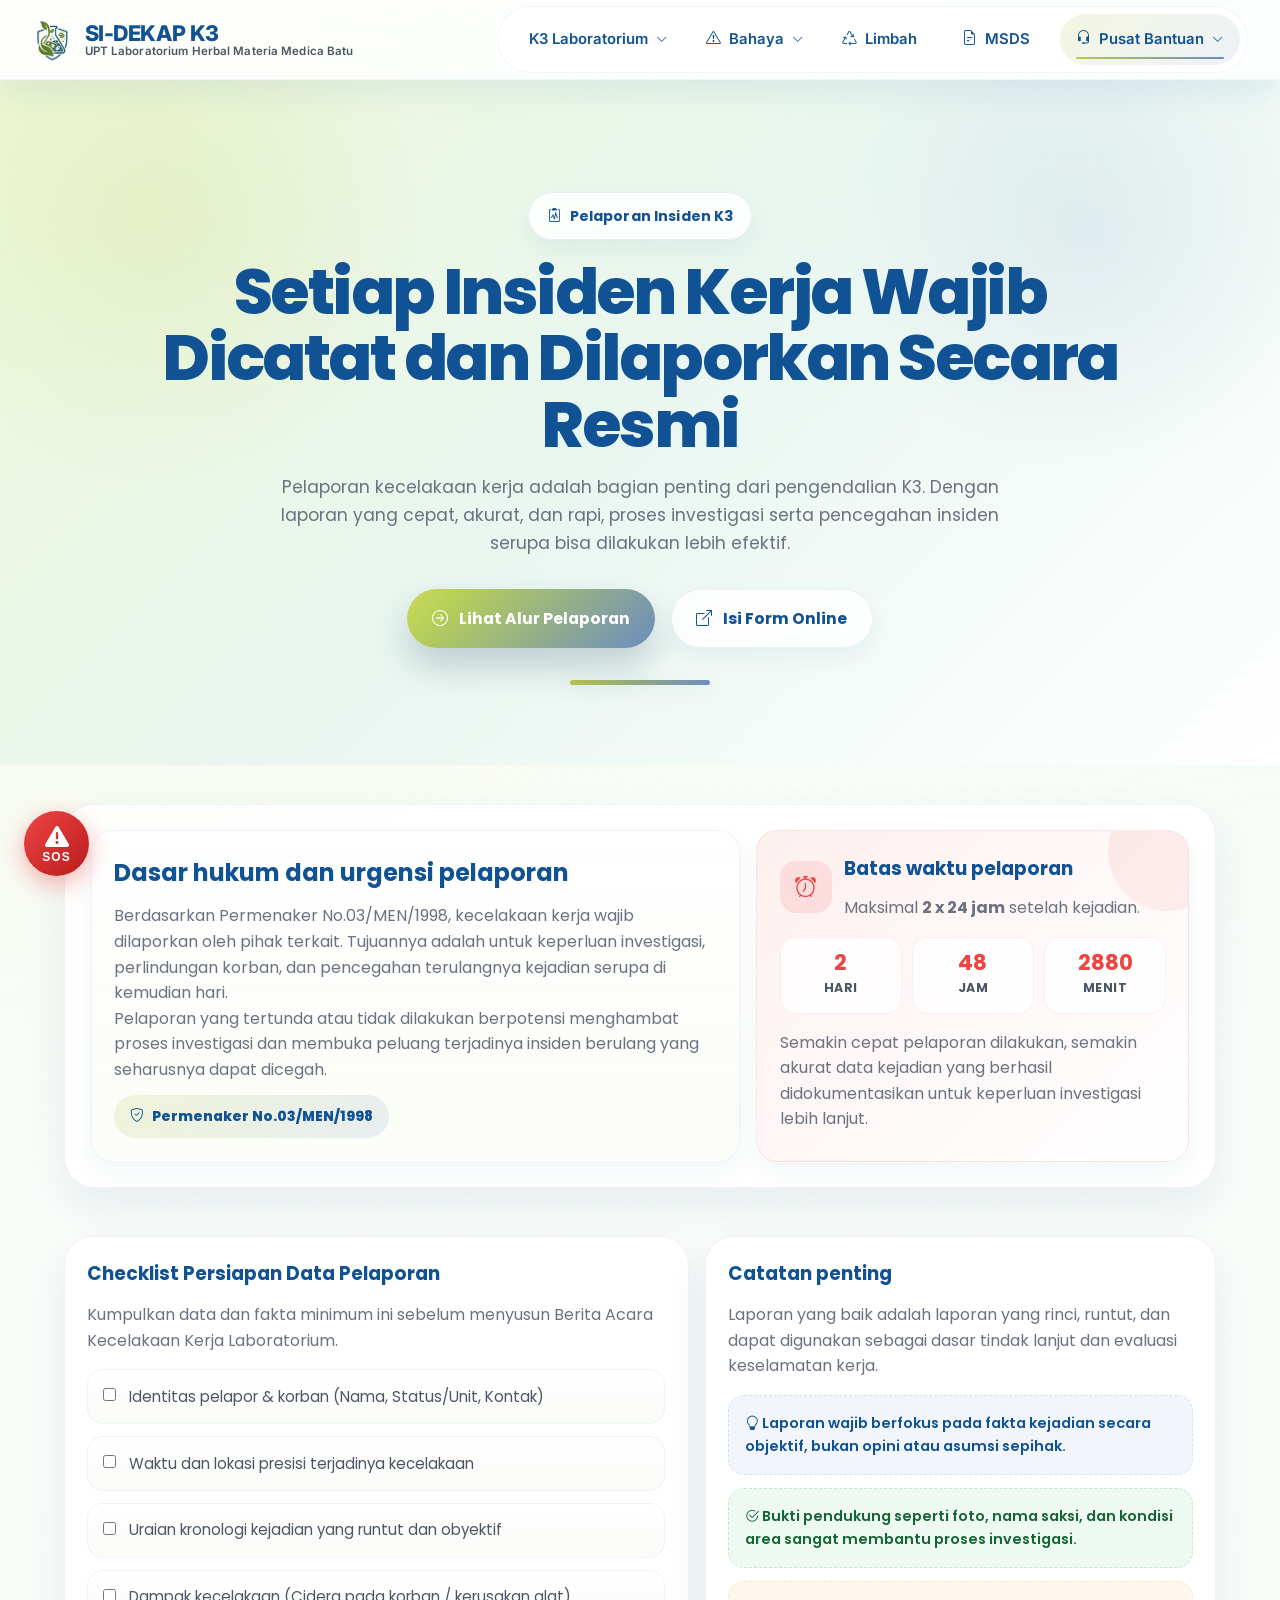
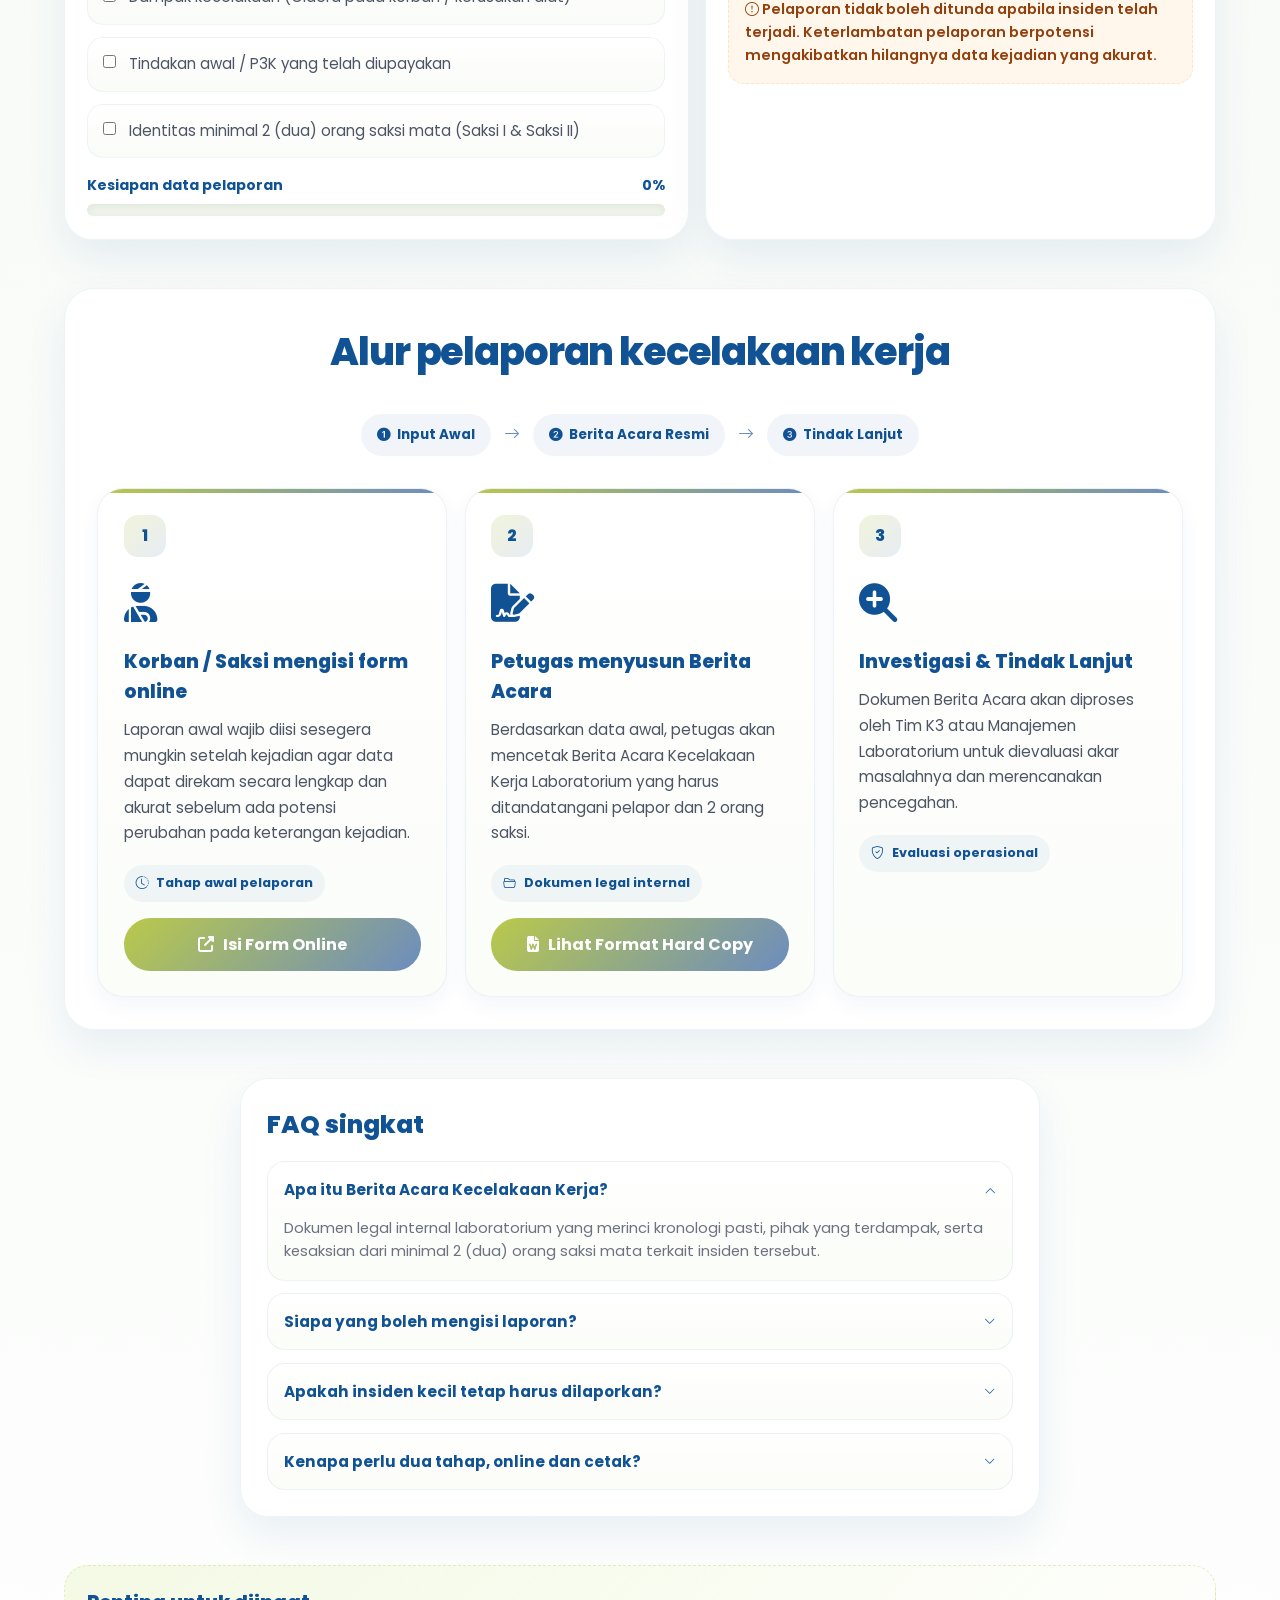
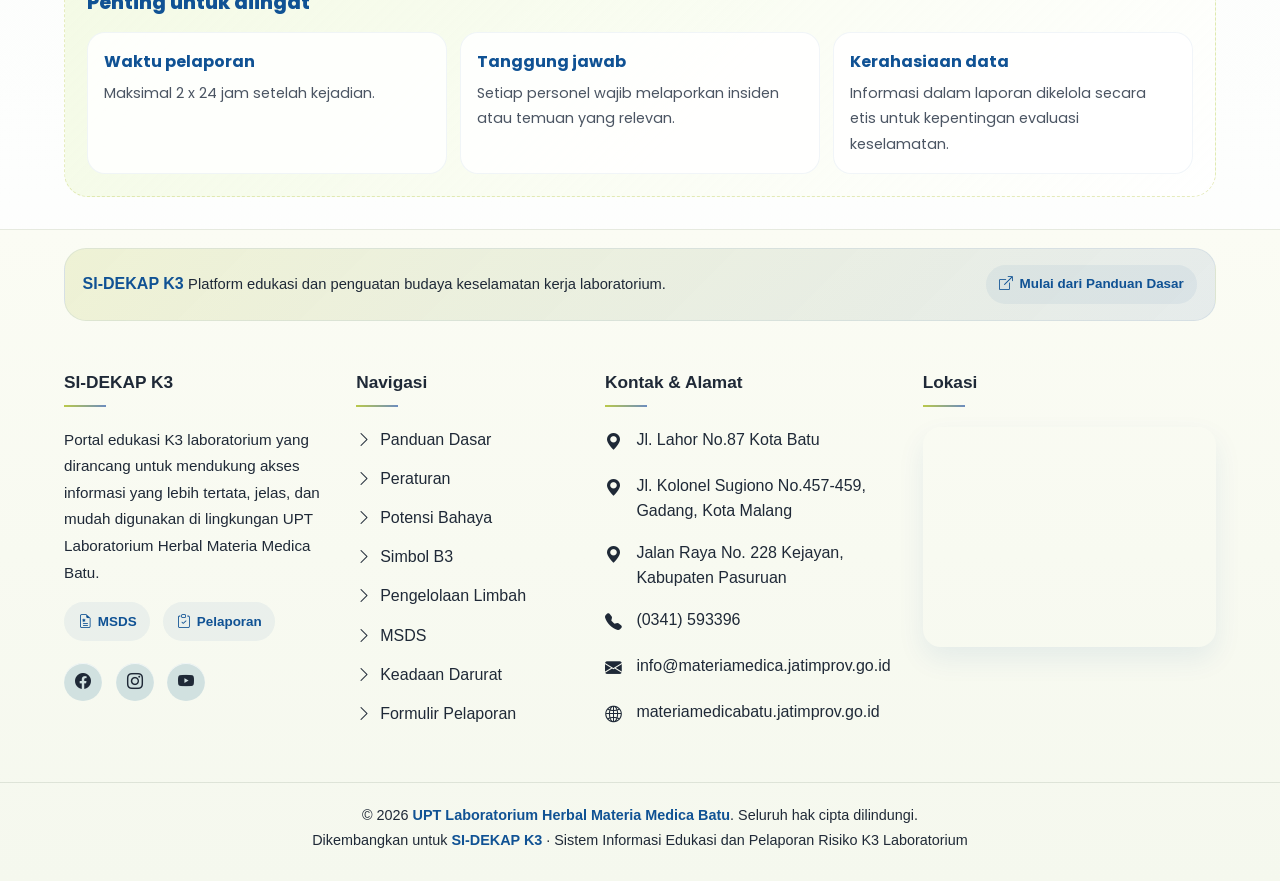
<file: form-lapor.html>
<!doctype html>
<html lang="id">
  <head>
    <meta charset="UTF-8" />
    <meta name="viewport" content="width=device-width, initial-scale=1.0" />
    <title>Formulir Pelaporan - SI-DEKAP Laboratorium</title>

    <link
      rel="stylesheet"
      href="https://cdnjs.cloudflare.com/ajax/libs/font-awesome/6.5.0/css/all.min.css"
    />
    <link
      href="https://cdn.jsdelivr.net/npm/bootstrap-icons@1.11.3/font/bootstrap-icons.css"
      rel="stylesheet"
    />
    <link
      href="https://fonts.googleapis.com/css2?family=Poppins:wght@400;500;600;700;800&display=swap"
      rel="stylesheet"
    />
    <link
      href="https://fonts.googleapis.com/css2?family=Inter:wght@400;500;600;700;800&display=swap"
      rel="stylesheet"
    />

    <link rel="stylesheet" href="header.css" />
    <link rel="stylesheet" href="footer.css" />

    <style>
      :root {
        --primary-blue: #bac94a;
        --teal: #6c8cbf;
        --bg-grad-start: #eef8d7;
        --bg-grad-end: #e8f6f0;
        --dark-blue: #105294;

        --bg: #fbfdf9;
        --card: #ffffff;
        --text: #1f2937;
        --muted: #6b7280;
        --border: #e9eef2;
        --white: #ffffff;
        --gray-50: #f8fafc;
        --gray-100: #f1f5f9;
        --gray-200: #e5e7eb;
        --gray-600: #4b5563;

        --danger: #ef4444;
        --danger-soft: #fee2e2;
        --warning: #f59e0b;
        --success: #16a34a;
        --success-soft: #dcfce7;

        --shadow-sm: 0 8px 20px rgba(16, 82, 148, 0.05);
        --shadow-md: 0 18px 40px rgba(16, 82, 148, 0.08);
        --shadow-lg: 0 28px 60px rgba(16, 82, 148, 0.12);

        --radius-lg: 24px;
        --radius-xl: 30px;
      }

      * {
        margin: 0;
        padding: 0;
        box-sizing: border-box;
      }
      html {
        scroll-behavior: smooth;
      }
      body {
        font-family: "Poppins", sans-serif;
        color: var(--text);
        background:
          radial-gradient(
            circle at top left,
            rgba(234, 246, 205, 0.48),
            transparent 28%
          ),
          radial-gradient(
            circle at top right,
            rgba(207, 247, 228, 0.36),
            transparent 24%
          ),
          linear-gradient(180deg, #fbfdf9 0%, #f8fbf8 42%, #ffffff 100%);
        line-height: 1.6;
        min-height: 100vh;
        display: flex;
        flex-direction: column;
        overflow-x: hidden;
      }

      .container {
        max-width: 1200px;
        margin: 0 auto;
        padding: 0 1.5rem;
      }

      .section-label {
        display: inline-flex;
        align-items: center;
        gap: 0.55rem;
        padding: 0.72rem 1.1rem;
        border-radius: 999px;
        background: rgba(255, 255, 255, 0.82);
        border: 1px solid rgba(16, 82, 148, 0.08);
        box-shadow: 0 10px 25px rgba(16, 82, 148, 0.06);
        color: var(--dark-blue);
        font-size: 0.88rem;
        font-weight: 700;
        letter-spacing: 0.01em;
      }

      .reveal {
        opacity: 0;
        transform: translateY(24px);
        transition:
          opacity 0.8s ease,
          transform 0.8s ease;
      }
      .reveal.show {
        opacity: 1;
        transform: translateY(0);
      }

      .scroll-progress {
        position: fixed;
        top: 0;
        left: 0;
        width: 0%;
        height: 4px;
        background: linear-gradient(90deg, var(--primary-blue), var(--teal));
        z-index: 1200;
        box-shadow: 0 2px 10px rgba(16, 82, 148, 0.18);
      }

      /* =============================
         HERO
         ============================= */
      .reporting-hero {
        position: relative;
        overflow: hidden;
        padding: 7rem 0 5rem;
        background:
          radial-gradient(
            circle at 12% 20%,
            rgba(186, 201, 74, 0.16),
            transparent 22%
          ),
          radial-gradient(
            circle at 85% 22%,
            rgba(108, 140, 191, 0.12),
            transparent 20%
          ),
          linear-gradient(
            135deg,
            rgba(238, 248, 215, 0.95) 0%,
            rgba(232, 246, 240, 0.95) 48%,
            rgba(255, 255, 255, 1) 100%
          );
      }

      .reporting-hero::before {
        content: "";
        position: absolute;
        inset: 0;
        background-image:
          linear-gradient(rgba(255, 255, 255, 0.32) 1px, transparent 1px),
          linear-gradient(90deg, rgba(255, 255, 255, 0.32) 1px, transparent 1px);
        background-size: 42px 42px;
        mask-image: linear-gradient(
          to bottom,
          rgba(0, 0, 0, 0.35),
          transparent 90%
        );
        opacity: 0.45;
        pointer-events: none;
      }

      .hero-inner {
        position: relative;
        z-index: 1;
        max-width: 960px;
        margin: 0 auto;
        text-align: center;
      }
      .hero-inner h1 {
        font-size: clamp(2.6rem, 5vw, 4.3rem);
        line-height: 1.04;
        font-weight: 800;
        margin: 1.2rem 0 1rem;
        letter-spacing: -0.04em;
        color: var(--dark-blue);
      }
      .hero-inner p {
        font-size: 1.08rem;
        color: var(--muted);
        max-width: 780px;
        margin: 0 auto 2rem;
      }

      .hero-actions {
        display: flex;
        justify-content: center;
        flex-wrap: wrap;
        gap: 1rem;
      }
      .cta-button {
        display: inline-flex;
        align-items: center;
        justify-content: center;
        gap: 0.7rem;
        padding: 1rem 1.55rem;
        border-radius: 999px;
        text-decoration: none;
        font-weight: 700;
        font-size: 0.98rem;
        cursor: pointer;
        transition:
          transform 0.28s ease,
          box-shadow 0.28s ease,
          background 0.28s ease;
        border: none;
      }
      .cta-button.primary {
        background: linear-gradient(
          135deg,
          #c9d95c 0%,
          #b7cf57 18%,
          #6c8cbf 100%
        );
        color: var(--white);
        box-shadow: 0 18px 35px rgba(12, 44, 82, 0.2);
      }
      .cta-button.primary:hover {
        transform: translateY(-3px);
        box-shadow: 0 22px 42px rgba(12, 44, 82, 0.28);
      }
      .cta-button.secondary {
        background: rgba(255, 255, 255, 0.82);
        color: var(--dark-blue);
        border: 1px solid rgba(16, 82, 148, 0.08);
        box-shadow: 0 10px 22px rgba(16, 82, 148, 0.06);
      }
      .cta-button.secondary:hover {
        transform: translateY(-3px);
      }

      .hero-divider {
        width: 140px;
        height: 5px;
        margin: 2rem auto 0;
        border-radius: 999px;
        background: linear-gradient(90deg, var(--primary-blue), var(--teal));
        box-shadow: 0 6px 18px rgba(16, 82, 148, 0.12);
      }

      /* =============================
         CONTENT SECTION
         ============================= */
      .content-section {
        padding: 4rem 0 2rem;
      }
      .glass-panel {
        background: rgba(255, 255, 255, 0.84);
        border: 1px solid rgba(16, 82, 148, 0.07);
        box-shadow: var(--shadow-md);
        border-radius: var(--radius-xl);
        backdrop-filter: blur(16px);
      }
      .intro-panel {
        padding: 1.6rem;
        margin-top: -1.6rem;
        position: relative;
        z-index: 2;
      }
      .intro-grid {
        display: grid;
        grid-template-columns: 1.2fr 0.8fr;
        gap: 1rem;
      }
      .intro-card,
      .urgency-card {
        padding: 1.4rem;
        border-radius: 22px;
        background: linear-gradient(
          180deg,
          rgba(255, 255, 255, 0.98),
          rgba(251, 253, 247, 0.96)
        );
        border: 1px solid rgba(16, 82, 148, 0.06);
        box-shadow: 0 10px 24px rgba(16, 82, 148, 0.05);
      }
      .intro-card h2,
      .urgency-card h3 {
        color: var(--dark-blue);
        margin-bottom: 0.7rem;
      }
      .intro-card p,
      .urgency-card p {
        color: var(--muted);
      }

      .regulation-badge {
        display: inline-flex;
        align-items: center;
        gap: 0.5rem;
        padding: 0.65rem 1rem;
        border-radius: 999px;
        background: linear-gradient(
          135deg,
          rgba(186, 201, 74, 0.18),
          rgba(108, 140, 191, 0.14)
        );
        color: var(--dark-blue);
        font-size: 0.86rem;
        font-weight: 800;
        margin-top: 0.8rem;
      }

      .urgency-card {
        position: relative;
        overflow: hidden;
        background: linear-gradient(
          135deg,
          rgba(239, 68, 68, 0.08),
          rgba(255, 255, 255, 0.95)
        );
        border: 1px solid rgba(239, 68, 68, 0.12);
      }
      .urgency-card::before {
        content: "";
        position: absolute;
        top: -40px;
        right: -40px;
        width: 120px;
        height: 120px;
        border-radius: 50%;
        background: rgba(239, 68, 68, 0.08);
      }
      .urgency-head {
        display: flex;
        align-items: center;
        gap: 0.8rem;
        margin-bottom: 1rem;
        position: relative;
      }
      .urgency-icon {
        width: 52px;
        height: 52px;
        border-radius: 16px;
        display: inline-flex;
        align-items: center;
        justify-content: center;
        background: rgba(239, 68, 68, 0.12);
        color: var(--danger);
        font-size: 1.3rem;
        flex-shrink: 0;
      }

      .countdown-box {
        display: grid;
        grid-template-columns: repeat(3, 1fr);
        gap: 0.65rem;
        margin-top: 1rem;
      }
      .countdown-item {
        background: rgba(255, 255, 255, 0.8);
        border: 1px solid rgba(239, 68, 68, 0.08);
        border-radius: 16px;
        text-align: center;
        padding: 0.9rem 0.7rem;
      }
      .countdown-item strong {
        display: block;
        font-size: 1.35rem;
        color: var(--danger);
        line-height: 1;
      }
      .countdown-item span {
        display: block;
        margin-top: 0.3rem;
        font-size: 0.78rem;
        color: var(--gray-600);
        font-weight: 700;
        text-transform: uppercase;
        letter-spacing: 0.04em;
      }

      /* =============================
         CHECKLIST TOOLS
         ============================= */
      .report-tools {
        margin-top: 3rem;
        display: grid;
        grid-template-columns: 1.1fr 0.9fr;
        gap: 1rem;
      }
      .tool-card {
        background: rgba(255, 255, 255, 0.94);
        border: 1px solid rgba(16, 82, 148, 0.07);
        border-radius: 28px;
        padding: 1.4rem;
        box-shadow: var(--shadow-md);
      }
      .tool-card h3 {
        color: var(--dark-blue);
        margin-bottom: 0.8rem;
      }

      .checklist {
        display: grid;
        gap: 0.75rem;
        margin-top: 1rem;
      }
      .check-item {
        display: flex;
        gap: 0.8rem;
        align-items: flex-start;
        padding: 0.9rem;
        border-radius: 16px;
        background: linear-gradient(180deg, #ffffff, #fafcf8);
        border: 1px solid rgba(16, 82, 148, 0.06);
        transition: all 0.22s ease;
        cursor: pointer;
      }
      .check-item:hover {
        transform: translateY(-2px);
        box-shadow: var(--shadow-sm);
      }
      .check-item input {
        margin-top: 0.2rem;
        accent-color: var(--dark-blue);
      }
      .check-item.done {
        background: linear-gradient(
          135deg,
          rgba(22, 163, 74, 0.09),
          rgba(255, 255, 255, 0.95)
        );
        border-color: rgba(22, 163, 74, 0.18);
      }
      .check-item span {
        color: var(--gray-600);
        font-size: 0.94rem;
      }

      .progress-wrap {
        margin-top: 1rem;
      }
      .progress-label {
        display: flex;
        justify-content: space-between;
        align-items: center;
        font-size: 0.88rem;
        color: var(--dark-blue);
        font-weight: 700;
        margin-bottom: 0.45rem;
      }
      .progress-bar {
        width: 100%;
        height: 12px;
        background: #edf3e9;
        border-radius: 999px;
        overflow: hidden;
        box-shadow: inset 0 2px 6px rgba(0, 0, 0, 0.05);
      }
      .progress-fill {
        height: 100%;
        width: 0%;
        border-radius: 999px;
        background: linear-gradient(90deg, var(--primary-blue), var(--teal));
        transition: width 0.35s ease;
      }

      .quick-note {
        margin-top: 1rem;
        padding: 1rem;
        border-radius: 16px;
        background: rgba(16, 82, 148, 0.05);
        border: 1px dashed rgba(16, 82, 148, 0.12);
        color: var(--dark-blue);
        font-size: 0.9rem;
        font-weight: 600;
      }

      /* =============================
         FLOW SECTION
         ============================= */
      .flow-section {
        margin-top: 3rem;
        background: rgba(255, 255, 255, 0.96);
        border: 1px solid rgba(16, 82, 148, 0.07);
        border-radius: 30px;
        box-shadow: var(--shadow-md);
        padding: 2rem;
      }
      .flow-title {
        color: var(--dark-blue);
        font-size: clamp(2rem, 3vw, 2.6rem);
        text-align: center;
        margin-bottom: 2rem;
        font-weight: 800;
        letter-spacing: -0.03em;
      }

      .flow-progress {
        display: flex;
        align-items: center;
        justify-content: center;
        gap: 0.8rem;
        margin-bottom: 2rem;
        flex-wrap: wrap;
      }
      .flow-progress .pill {
        display: inline-flex;
        align-items: center;
        gap: 0.45rem;
        padding: 0.65rem 1rem;
        border-radius: 999px;
        background: var(--gray-100);
        color: var(--dark-blue);
        font-size: 0.84rem;
        font-weight: 700;
      }
      .flow-progress .arrow {
        color: var(--teal);
        font-size: 1rem;
      }

      .flow-grid {
        display: grid;
        grid-template-columns: repeat(3, minmax(0, 1fr));
        gap: 1.1rem;
      }
      .flow-step {
        position: relative;
        border-radius: 26px;
        padding: 1.6rem;
        background: linear-gradient(180deg, #ffffff, #fbfdf9);
        border: 1px solid rgba(16, 82, 148, 0.07);
        box-shadow: var(--shadow-sm);
        overflow: hidden;
        transition:
          transform 0.25s ease,
          box-shadow 0.25s ease;
      }
      .flow-step:hover {
        transform: translateY(-6px);
        box-shadow: 0 18px 30px rgba(16, 82, 148, 0.08);
      }
      .flow-step::before {
        content: "";
        position: absolute;
        inset: 0 0 auto 0;
        height: 4px;
        background: linear-gradient(90deg, var(--primary-blue), var(--teal));
      }
      .step-badge {
        width: 42px;
        height: 42px;
        border-radius: 14px;
        display: inline-flex;
        align-items: center;
        justify-content: center;
        background: linear-gradient(
          135deg,
          rgba(186, 201, 74, 0.2),
          rgba(108, 140, 191, 0.16)
        );
        color: var(--dark-blue);
        font-weight: 800;
        margin-bottom: 1rem;
      }
      .flow-step-icon {
        font-size: 2.4rem;
        margin-bottom: 0.8rem;
        color: var(--dark-blue);
      }
      .flow-step-title {
        font-size: 1.18rem;
        font-weight: 800;
        color: var(--dark-blue);
        margin-bottom: 0.6rem;
      }
      .flow-step-description {
        color: var(--gray-600);
        line-height: 1.7;
        margin-bottom: 1.2rem;
        font-size: 0.95rem;
      }
      .flow-meta {
        display: inline-flex;
        align-items: center;
        gap: 0.45rem;
        padding: 0.5rem 0.75rem;
        border-radius: 999px;
        background: rgba(16, 82, 148, 0.05);
        color: var(--dark-blue);
        font-size: 0.8rem;
        font-weight: 700;
        margin-bottom: 1rem;
      }
      .flow-step-link {
        display: inline-flex;
        align-items: center;
        gap: 0.55rem;
        background: linear-gradient(
          135deg,
          var(--primary-blue) 0%,
          var(--teal) 100%
        );
        color: var(--white);
        padding: 0.85rem 1.2rem;
        border-radius: 999px;
        text-decoration: none;
        font-weight: 700;
        transition: all 0.25s ease;
        justify-content: center;
        width: 100%;
      }
      .flow-step-link:hover {
        transform: translateY(-2px);
        box-shadow: 0 10px 20px rgba(108, 140, 191, 0.22);
      }

      /* =============================
         FAQ
         ============================= */
      .extra-grid {
        margin-top: 3rem;
        display: grid;
        grid-template-columns: 1fr;
        max-width: 800px;
        margin-left: auto;
        margin-right: auto;
        gap: 1rem;
      }
      .faq-section {
        background: rgba(255, 255, 255, 0.96);
        border: 1px solid rgba(16, 82, 148, 0.07);
        border-radius: 28px;
        box-shadow: var(--shadow-md);
        padding: 1.6rem;
      }
      .faq-title {
        color: var(--dark-blue);
        font-size: 1.55rem;
        margin-bottom: 1rem;
        font-weight: 800;
      }
      .cta-buttons {
        display: flex;
        flex-direction: column;
        gap: 0.9rem;
      }
      .cta-btn {
        padding: 1rem 1.2rem;
        border-radius: 18px;
        text-decoration: none;
        font-weight: 700;
        font-size: 0.97rem;
        transition: all 0.25s ease;
        display: flex;
        align-items: center;
        justify-content: center;
        gap: 0.7rem;
      }
      .cta-btn-primary {
        background: linear-gradient(
          135deg,
          var(--primary-blue) 0%,
          var(--teal) 100%
        );
        color: var(--white);
        box-shadow: 0 8px 18px rgba(108, 140, 191, 0.18);
      }
      .cta-btn-secondary {
        background: var(--white);
        color: var(--dark-blue);
        border: 1.5px solid rgba(16, 82, 148, 0.12);
      }
      .cta-btn:hover {
        transform: translateY(-3px);
      }

      .faq-list {
        display: grid;
        gap: 0.8rem;
      }
      .faq-item {
        border: 1px solid rgba(16, 82, 148, 0.07);
        border-radius: 18px;
        overflow: hidden;
        background: linear-gradient(180deg, #ffffff, #fbfdf8);
      }
      .faq-question {
        width: 100%;
        border: none;
        background: transparent;
        padding: 1rem 1rem;
        text-align: left;
        font-family: inherit;
        font-size: 0.95rem;
        font-weight: 700;
        color: var(--dark-blue);
        display: flex;
        justify-content: space-between;
        align-items: center;
        cursor: pointer;
      }
      .faq-question i {
        transition: transform 0.25s ease;
      }
      .faq-item.active .faq-question i {
        transform: rotate(180deg);
      }
      .faq-answer {
        max-height: 0;
        overflow: hidden;
        transition: max-height 0.3s ease;
      }
      .faq-answer-inner {
        padding: 0 1rem 1rem;
        color: var(--muted);
        font-size: 0.92rem;
      }

      .notice-section {
        background: linear-gradient(
          135deg,
          rgba(234, 246, 205, 0.5),
          rgba(255, 255, 255, 0.96)
        );
        border: 1px dashed rgba(186, 201, 74, 0.35);
        border-radius: 24px;
        padding: 1.4rem;
        margin-top: 3rem;
      }
      .notice-title {
        color: var(--dark-blue);
        font-size: 1.2rem;
        font-weight: 800;
        margin-bottom: 0.8rem;
      }
      .notice-grid {
        display: grid;
        grid-template-columns: repeat(3, minmax(0, 1fr));
        gap: 0.8rem;
      }
      .notice-item {
        background: rgba(255, 255, 255, 0.84);
        border-radius: 18px;
        padding: 1rem;
        border: 1px solid rgba(16, 82, 148, 0.06);
      }
      .notice-item strong {
        display: block;
        color: var(--dark-blue);
        margin-bottom: 0.35rem;
      }
      .notice-item span {
        color: var(--gray-600);
        font-size: 0.9rem;
      }

      /* =============================
         BACK TO TOP
         ============================= */
      .back-to-top {
        position: fixed;
        right: 18px;
        bottom: 18px;
        width: 52px;
        height: 52px;
        border-radius: 18px;
        border: none;
        cursor: pointer;
        display: inline-flex;
        align-items: center;
        justify-content: center;
        background: linear-gradient(135deg, #c9d95c 0%, #6c8cbf 100%);
        color: var(--white);
        box-shadow: 0 18px 34px rgba(16, 82, 148, 0.2);
        opacity: 0;
        visibility: hidden;
        transform: translateY(10px);
        transition: all 0.28s ease;
        z-index: 1100;
      }
      .back-to-top.show {
        opacity: 1;
        visibility: visible;
        transform: translateY(0);
      }
      .back-to-top:hover {
        transform: translateY(-4px);
      }

      /* =============================
         RESPONSIVE (NON-HEADER)
         ============================= */
      @media (max-width: 1100px) {
        .intro-grid,
        .report-tools,
        .extra-grid {
          grid-template-columns: 1fr;
        }
        .flow-grid {
          grid-template-columns: repeat(2, minmax(0, 1fr));
        }
        .notice-grid {
          grid-template-columns: 1fr 1fr;
        }
      }
      @media (max-width: 768px) {
        .reporting-hero {
          padding: 5.8rem 0 4.4rem;
        }
        .hero-actions {
          flex-direction: column;
          align-items: stretch;
          max-width: 380px;
          margin-left: auto;
          margin-right: auto;
        }
        .flow-progress {
          flex-direction: column;
          align-items: center;
        }
        .flow-progress .pill {
          width: 100%;
          justify-content: center;
        }
        .flow-progress .arrow {
          transform: rotate(90deg);
          margin: 0.5rem 0;
        }
        .cta-button {
          width: 100%;
        }
        .intro-grid,
        .report-tools,
        .extra-grid,
        .flow-grid,
        .notice-grid {
          grid-template-columns: 1fr;
        }
        .flow-section,
        .faq-section,
        .notice-section {
          padding: 1.4rem 1rem;
          border-radius: 22px;
        }
        .back-to-top {
          width: 48px;
          height: 48px;
          right: 14px;
          bottom: 14px;
        }
      }
    </style>
  </head>
  <body>
    <div class="scroll-progress" id="scrollProgress"></div>

    <div id="header-placeholder"></div>

    <section class="reporting-hero">
      <div class="container">
        <div class="hero-inner reveal">
          <span class="section-label">
            <i class="bi bi-clipboard2-pulse"></i>
            Pelaporan Insiden K3
          </span>

          <h1>
            Setiap Insiden Kerja Wajib Dicatat dan Dilaporkan Secara Resmi
          </h1>

          <p>
            Pelaporan kecelakaan kerja adalah bagian penting dari pengendalian
            K3. Dengan laporan yang cepat, akurat, dan rapi, proses investigasi
            serta pencegahan insiden serupa bisa dilakukan lebih efektif.
          </p>

          <div class="hero-actions">
            <a href="#alur-pelaporan" class="cta-button primary">
              <i class="bi bi-arrow-right-circle"></i> Lihat Alur Pelaporan
            </a>
            <a
              href="https://forms.gle/6RkYwN71xJCRzFDq9"
              target="_blank"
              rel="noopener noreferrer"
              class="cta-button secondary"
            >
              <i class="bi bi-box-arrow-up-right"></i> Isi Form Online
            </a>
          </div>

          <div class="hero-divider"></div>
        </div>
      </div>
    </section>

    <section class="content-section">
      <div class="container">
        <div class="intro-panel glass-panel reveal">
          <div class="intro-grid">
            <div class="intro-card">
              <h2>Dasar hukum dan urgensi pelaporan</h2>
              <p>
                Berdasarkan Permenaker No.03/MEN/1998, kecelakaan kerja wajib
                dilaporkan oleh pihak terkait. Tujuannya adalah untuk keperluan
                investigasi, perlindungan korban, dan pencegahan terulangnya
                kejadian serupa di kemudian hari.
              </p>
              <p>
                Pelaporan yang tertunda atau tidak dilakukan berpotensi
                menghambat proses investigasi dan membuka peluang terjadinya
                insiden berulang yang seharusnya dapat dicegah.
              </p>
              <span class="regulation-badge">
                <i class="bi bi-shield-check"></i> Permenaker No.03/MEN/1998
              </span>
            </div>

            <div class="urgency-card">
              <div class="urgency-head">
                <span class="urgency-icon"><i class="bi bi-alarm"></i></span>
                <div>
                  <h3>Batas waktu pelaporan</h3>
                  <p>Maksimal <strong>2 x 24 jam</strong> setelah kejadian.</p>
                </div>
              </div>

              <div class="countdown-box">
                <div class="countdown-item">
                  <strong>2</strong>
                  <span>Hari</span>
                </div>
                <div class="countdown-item">
                  <strong>48</strong>
                  <span>Jam</span>
                </div>
                <div class="countdown-item">
                  <strong>2880</strong>
                  <span>Menit</span>
                </div>
              </div>

              <p style="margin-top: 1rem">
                Semakin cepat pelaporan dilakukan, semakin akurat data kejadian
                yang berhasil didokumentasikan untuk keperluan investigasi lebih lanjut.
              </p>
            </div>
          </div>
        </div>

        <div class="report-tools">
          <div class="tool-card reveal">
            <h3>Checklist Persiapan Data Pelaporan</h3>
            <p style="color: var(--muted)">
              Kumpulkan data dan fakta minimum ini sebelum menyusun Berita Acara
              Kecelakaan Kerja Laboratorium.
            </p>

            <div class="checklist" id="reportChecklist">
              <label class="check-item">
                <input type="checkbox" class="report-check" />
                <span
                  >Identitas pelapor & korban (Nama, Status/Unit, Kontak)</span
                >
              </label>
              <label class="check-item">
                <input type="checkbox" class="report-check" />
                <span>Waktu dan lokasi presisi terjadinya kecelakaan</span>
              </label>
              <label class="check-item">
                <input type="checkbox" class="report-check" />
                <span>Uraian kronologi kejadian yang runtut dan obyektif</span>
              </label>
              <label class="check-item">
                <input type="checkbox" class="report-check" />
                <span
                  >Dampak kecelakaan (Cidera pada korban / kerusakan alat)</span
                >
              </label>
              <label class="check-item">
                <input type="checkbox" class="report-check" />
                <span>Tindakan awal / P3K yang telah diupayakan</span>
              </label>
              <label class="check-item">
                <input type="checkbox" class="report-check" />
                <span
                  >Identitas minimal 2 (dua) orang saksi mata (Saksi I & Saksi
                  II)</span
                >
              </label>
            </div>

            <div class="progress-wrap">
              <div class="progress-label">
                <span>Kesiapan data pelaporan</span>
                <span id="progressPercent">0%</span>
              </div>
              <div class="progress-bar">
                <div class="progress-fill" id="progressFill"></div>
              </div>
            </div>
          </div>

          <div class="tool-card reveal">
            <h3>Catatan penting</h3>
            <p style="color: var(--muted)">
              Laporan yang baik adalah laporan yang rinci, runtut, dan dapat
              digunakan sebagai dasar tindak lanjut dan evaluasi keselamatan kerja.
            </p>

            <div class="quick-note">
              <i class="bi bi-lightbulb"></i> Laporan wajib berfokus pada fakta
              kejadian secara objektif, bukan opini atau asumsi sepihak.
            </div>
            <div
              class="quick-note"
              style="
                margin-top: 0.8rem;
                background: rgba(22, 163, 74, 0.07);
                color: #166534;
                border-color: rgba(22, 163, 74, 0.18);
              "
            >
              <i class="bi bi-check2-circle"></i> Bukti pendukung seperti foto,
              nama saksi, dan kondisi area sangat membantu proses investigasi.
            </div>
            <div
              class="quick-note"
              style="
                margin-top: 0.8rem;
                background: rgba(245, 158, 11, 0.08);
                color: #92400e;
                border-color: rgba(245, 158, 11, 0.2);
              "
            >
              <i class="bi bi-exclamation-circle"></i> Pelaporan tidak boleh ditunda
              apabila insiden telah terjadi. Keterlambatan pelaporan berpotensi
              mengakibatkan hilangnya data kejadian yang akurat.
            </div>
          </div>
        </div>

        <div class="flow-section reveal" id="alur-pelaporan">
          <h2 class="flow-title">Alur pelaporan kecelakaan kerja</h2>

          <div class="flow-progress">
            <span class="pill"
              ><i class="bi bi-1-circle-fill"></i> Input Awal</span
            >
            <span class="arrow"><i class="bi bi-arrow-right"></i></span>
            <span class="pill"
              ><i class="bi bi-2-circle-fill"></i> Berita Acara Resmi</span
            >
            <span class="arrow"><i class="bi bi-arrow-right"></i></span>
            <span class="pill"
              ><i class="bi bi-3-circle-fill"></i> Tindak Lanjut</span
            >
          </div>

          <div class="flow-grid">
            <div class="flow-step">
              <span class="step-badge">1</span>
              <div class="flow-step-icon">
                <i class="fas fa-user-injured"></i>
              </div>
              <h3 class="flow-step-title">
                Korban / Saksi mengisi form online
              </h3>
              <p class="flow-step-description">
                Laporan awal wajib diisi sesegera mungkin setelah kejadian agar
                data dapat direkam secara lengkap dan akurat sebelum ada potensi
                perubahan pada keterangan kejadian.
              </p>
              <span class="flow-meta"
                ><i class="bi bi-clock-history"></i> Tahap awal pelaporan</span
              ><br />
              <a
                href="https://forms.gle/6RkYwN71xJCRzFDq9"
                target="_blank"
                rel="noopener noreferrer"
                class="flow-step-link"
              >
                <i class="fas fa-external-link-alt"></i> Isi Form Online
              </a>
            </div>

            <div class="flow-step">
              <span class="step-badge">2</span>
              <div class="flow-step-icon">
                <i class="fas fa-file-signature"></i>
              </div>
              <h3 class="flow-step-title">Petugas menyusun Berita Acara</h3>
              <p class="flow-step-description">
                Berdasarkan data awal, petugas akan mencetak Berita Acara
                Kecelakaan Kerja Laboratorium yang harus ditandatangani pelapor
                dan 2 orang saksi.
              </p>
              <span class="flow-meta"
                ><i class="bi bi-folder2-open"></i> Dokumen legal internal</span
              ><br />
              <a
                href="https://docs.google.com/document/d/1D9yPH3H1WnhDoNfm7_LB_TrQmp_fQmkT/edit?usp=sharing&ouid=115279150732859247950&rtpof=true&sd=true"
                target="_blank"
                rel="noopener noreferrer"
                class="flow-step-link"
              >
                <i class="fas fa-file-word"></i> Lihat Format Hard Copy
              </a>
            </div>

            <div class="flow-step">
              <span class="step-badge">3</span>
              <div class="flow-step-icon">
                <i class="fas fa-search-plus"></i>
              </div>
              <h3 class="flow-step-title">Investigasi & Tindak Lanjut</h3>
              <p class="flow-step-description">
                Dokumen Berita Acara akan diproses oleh Tim K3 atau Manajemen
                Laboratorium untuk dievaluasi akar masalahnya dan merencanakan
                pencegahan.
              </p>
              <span class="flow-meta"
                ><i class="bi bi-shield-check"></i> Evaluasi operasional</span
              ><br />
            </div>
          </div>
        </div>

        <div class="extra-grid">
          <div class="faq-section reveal">
            <h2 class="faq-title">FAQ singkat</h2>

            <div class="faq-list">
              <div class="faq-item active">
                <button class="faq-question" type="button">
                  Apa itu Berita Acara Kecelakaan Kerja?
                  <i class="bi bi-chevron-down"></i>
                </button>
                <div class="faq-answer" style="max-height: 180px">
                  <div class="faq-answer-inner">
                    Dokumen legal internal laboratorium yang merinci kronologi
                    pasti, pihak yang terdampak, serta kesaksian dari minimal 2
                    (dua) orang saksi mata terkait insiden tersebut.
                  </div>
                </div>
              </div>

              <div class="faq-item">
                <button class="faq-question" type="button">
                  Siapa yang boleh mengisi laporan?
                  <i class="bi bi-chevron-down"></i>
                </button>
                <div class="faq-answer">
                  <div class="faq-answer-inner">
                    Korban, saksi, atau petugas yang mengetahui kejadian dapat
                    mengisi laporan awal online, selama informasi yang diberikan
                    obyektif dan dapat dipertanggungjawabkan.
                  </div>
                </div>
              </div>

              <div class="faq-item">
                <button class="faq-question" type="button">
                  Apakah insiden kecil tetap harus dilaporkan?
                  <i class="bi bi-chevron-down"></i>
                </button>
                <div class="faq-answer">
                  <div class="faq-answer-inner">
                    Ya. Insiden kecil dapat mengindikasikan adanya kelemahan
                    pada sistem kerja, peralatan, atau perilaku operasional yang
                    apabila diabaikan berpotensi berkembang menjadi kecelakaan
                    besar (major incident).
                  </div>
                </div>
              </div>

              <div class="faq-item">
                <button class="faq-question" type="button">
                  Kenapa perlu dua tahap, online dan cetak?
                  <i class="bi bi-chevron-down"></i>
                </button>
                <div class="faq-answer">
                  <div class="faq-answer-inner">
                    Form online mempercepat pengumpulan data awal dan memberi
                    notifikasi instan. Dokumen cetak membantu validasi keabsahan
                    administrasi resmi (membutuhkan tanda tangan saksi).
                  </div>
                </div>
              </div>
            </div>
          </div>
        </div>

        <div class="notice-section reveal">
          <h3 class="notice-title">Penting untuk diingat</h3>
          <div class="notice-grid">
            <div class="notice-item">
              <strong>Waktu pelaporan</strong>
              <span>Maksimal 2 x 24 jam setelah kejadian.</span>
            </div>
            <div class="notice-item">
              <strong>Tanggung jawab</strong>
              <span
                >Setiap personel wajib melaporkan insiden atau temuan yang
                relevan.</span
              >
            </div>
            <div class="notice-item">
              <strong>Kerahasiaan data</strong>
              <span
                >Informasi dalam laporan dikelola secara etis untuk kepentingan
                evaluasi keselamatan.</span
              >
            </div>
          </div>
        </div>
      </div>
    </section>

    <div id="footer-placeholder"></div>

    <button class="back-to-top" id="backToTop" aria-label="Kembali ke atas">
      <i class="fas fa-arrow-up"></i>
    </button>

    <script src="header.js"></script>
    <script src="footer.js"></script>

    <script>
      const scrollProgress = document.getElementById("scrollProgress");
      const backToTop = document.getElementById("backToTop");
      const reveals = document.querySelectorAll(".reveal");
      const checklistInputs = document.querySelectorAll(".report-check");
      const progressFill = document.getElementById("progressFill");
      const progressPercent = document.getElementById("progressPercent");
      const faqItems = document.querySelectorAll(".faq-item");

      function updateScrollProgress() {
        const scrollTop = window.scrollY;
        const docHeight =
          document.documentElement.scrollHeight - window.innerHeight;
        const progress = docHeight > 0 ? (scrollTop / docHeight) * 100 : 0;
        scrollProgress.style.width = progress + "%";

        if (scrollTop > 320) {
          backToTop.classList.add("show");
        } else {
          backToTop.classList.remove("show");
        }
      }

      backToTop.addEventListener("click", () => {
        window.scrollTo({ top: 0, behavior: "smooth" });
      });

      const revealObserver = new IntersectionObserver(
        (entries) => {
          entries.forEach((entry) => {
            if (entry.isIntersecting) {
              entry.target.classList.add("show");
              revealObserver.unobserve(entry.target);
            }
          });
        },
        { threshold: 0.12 },
      );

      reveals.forEach((el) => revealObserver.observe(el));

      function updateChecklistProgress() {
        const total = checklistInputs.length;
        const checked = document.querySelectorAll(
          ".report-check:checked",
        ).length;
        const percent = Math.round((checked / total) * 100);

        progressFill.style.width = percent + "%";
        progressPercent.textContent = percent + "%";

        checklistInputs.forEach((input) => {
          input.closest(".check-item").classList.toggle("done", input.checked);
        });
      }

      checklistInputs.forEach((input) => {
        input.addEventListener("change", updateChecklistProgress);
      });

      updateChecklistProgress();

      faqItems.forEach((item) => {
        const button = item.querySelector(".faq-question");
        const answer = item.querySelector(".faq-answer");

        button.addEventListener("click", () => {
          const isActive = item.classList.contains("active");

          faqItems.forEach((other) => {
            other.classList.remove("active");
            other.querySelector(".faq-answer").style.maxHeight = null;
          });

          if (!isActive) {
            item.classList.add("active");
            answer.style.maxHeight = answer.scrollHeight + "px";
          }
        });
      });

      window.addEventListener("scroll", updateScrollProgress);
      window.addEventListener("load", updateScrollProgress);
    </script>
  </body>
</html>
</file>
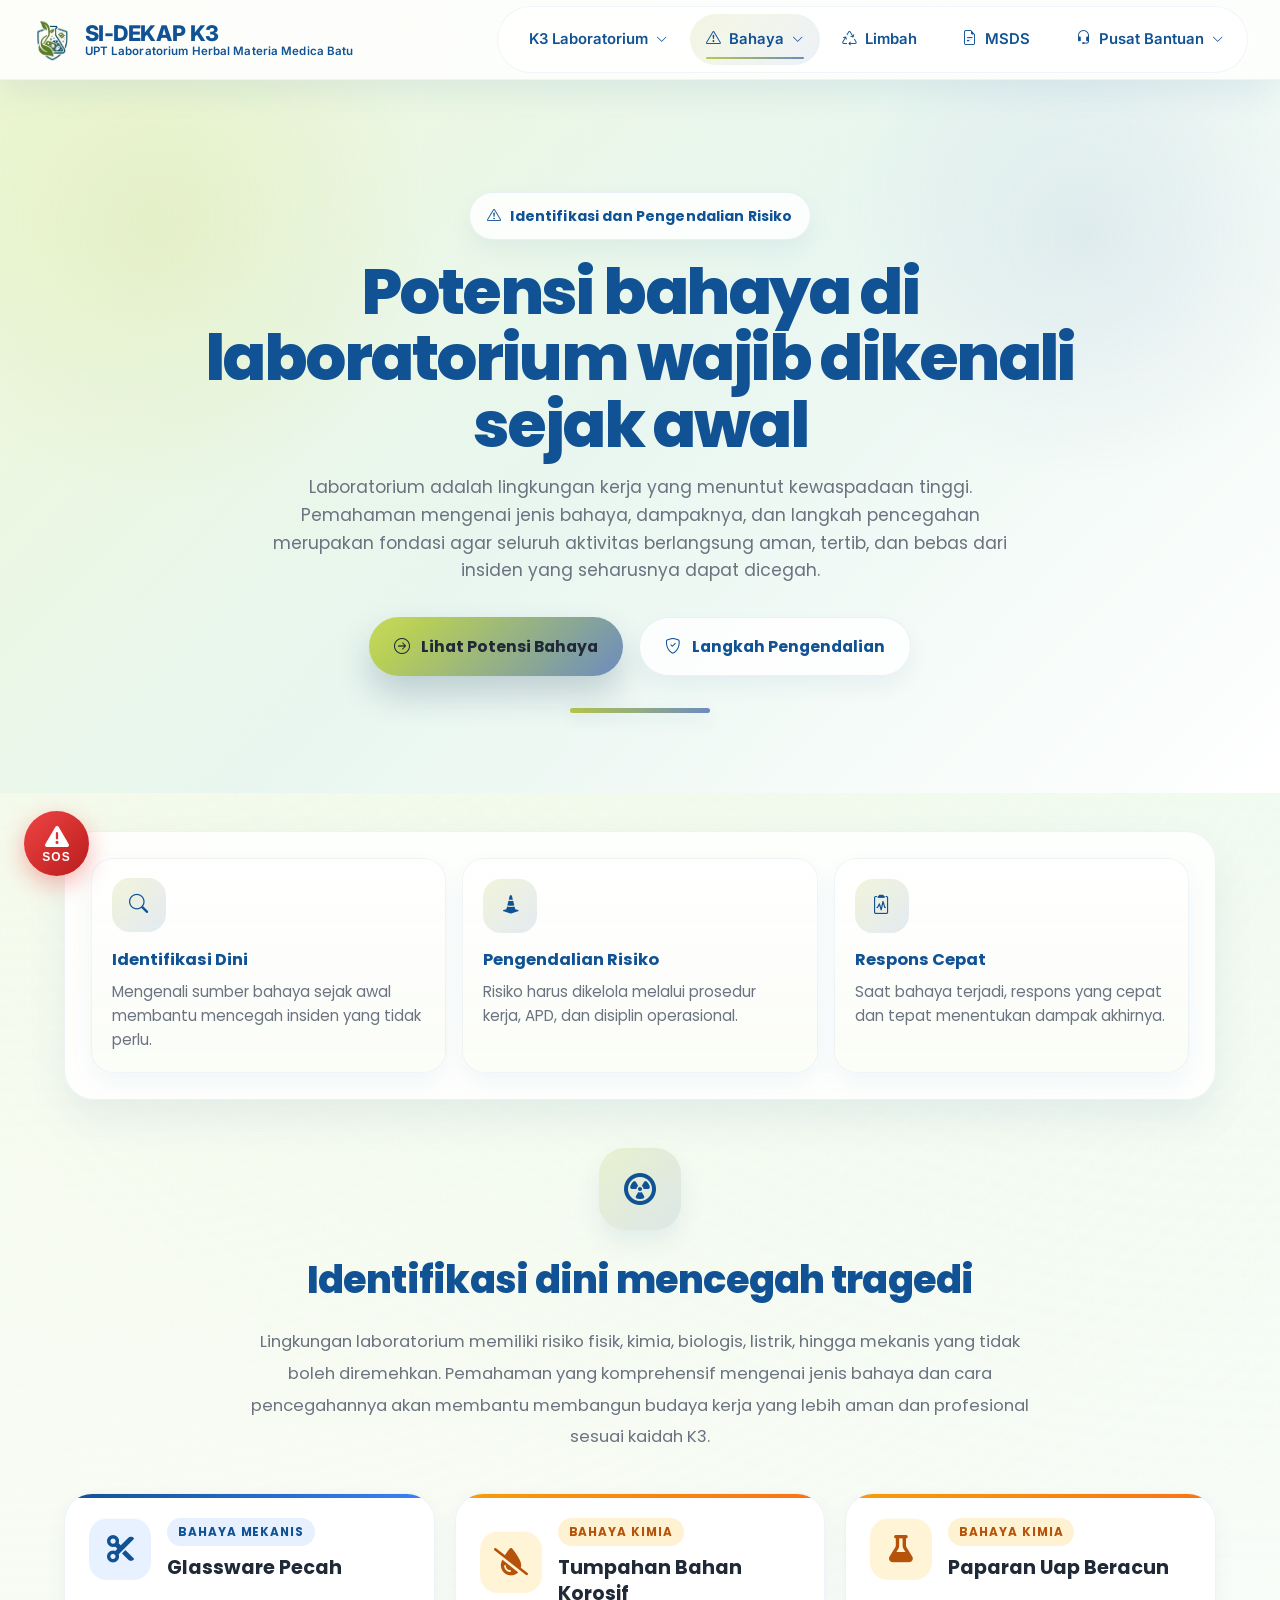
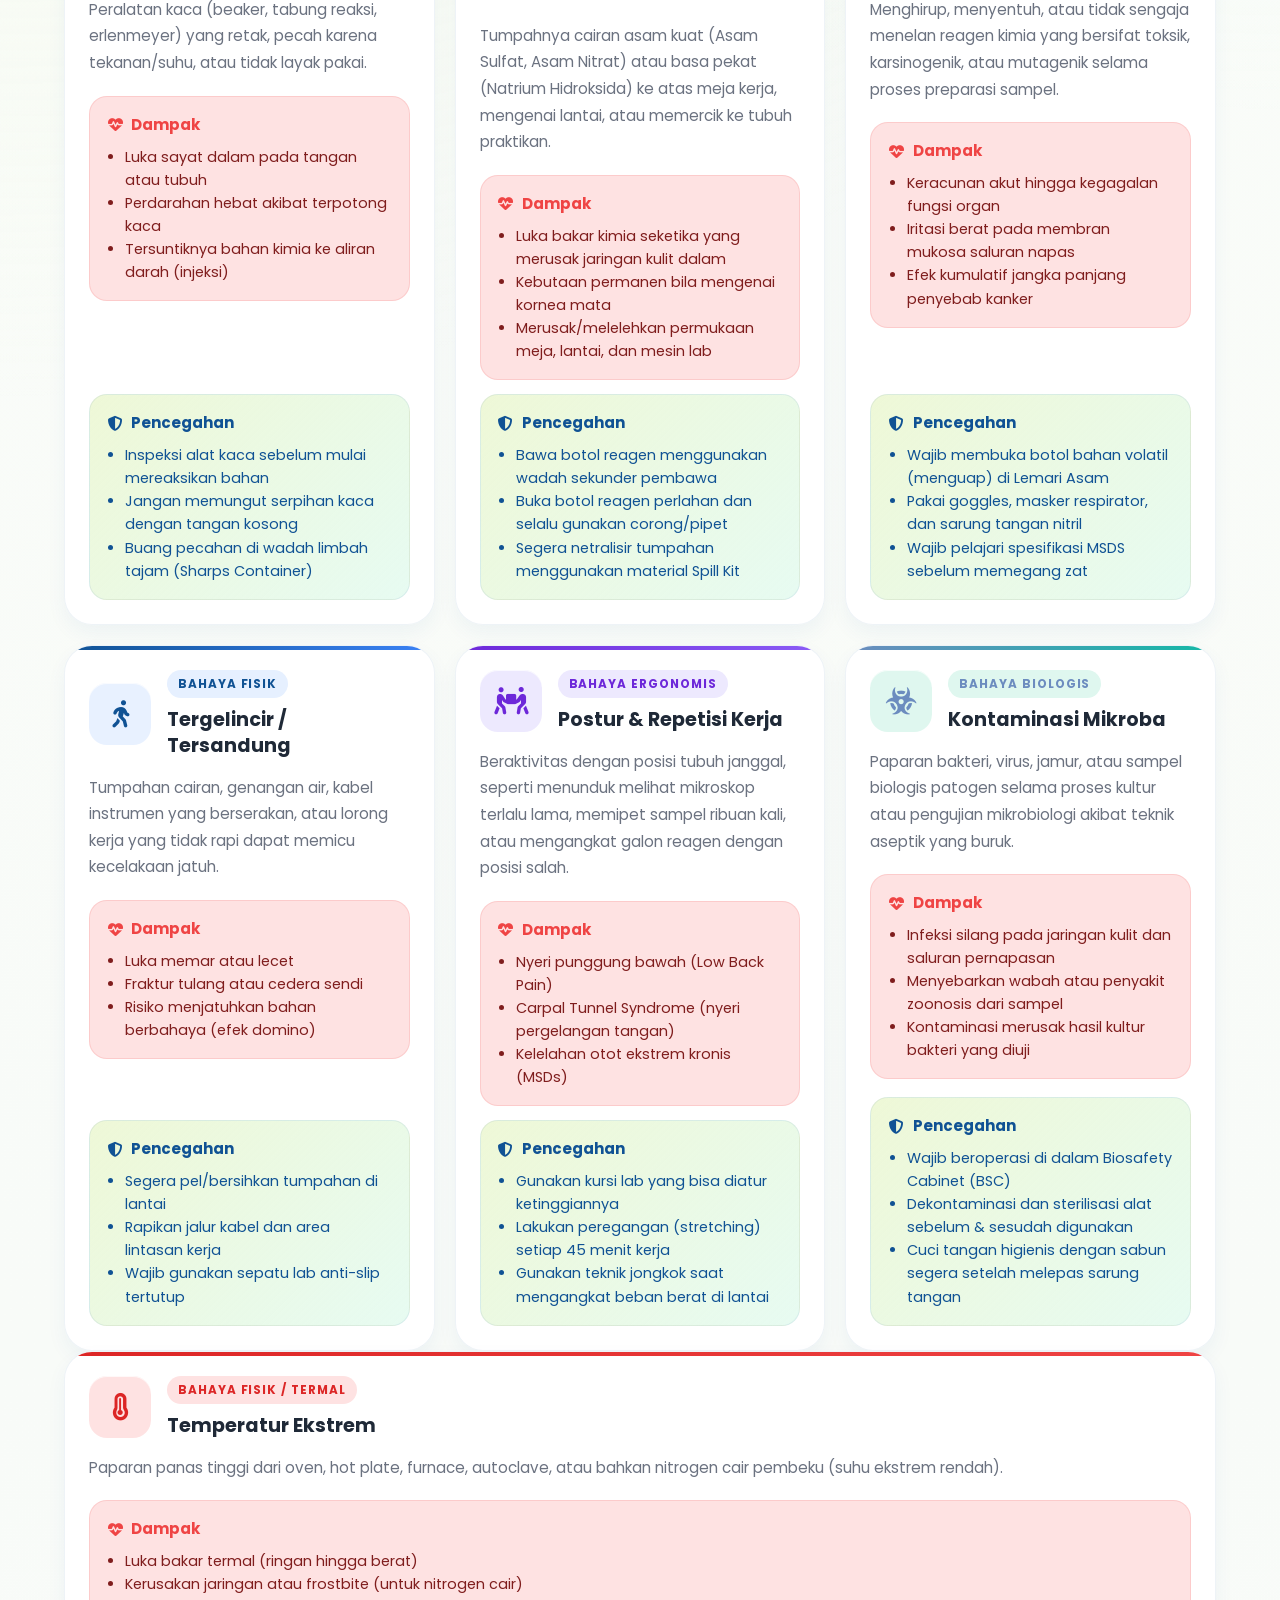
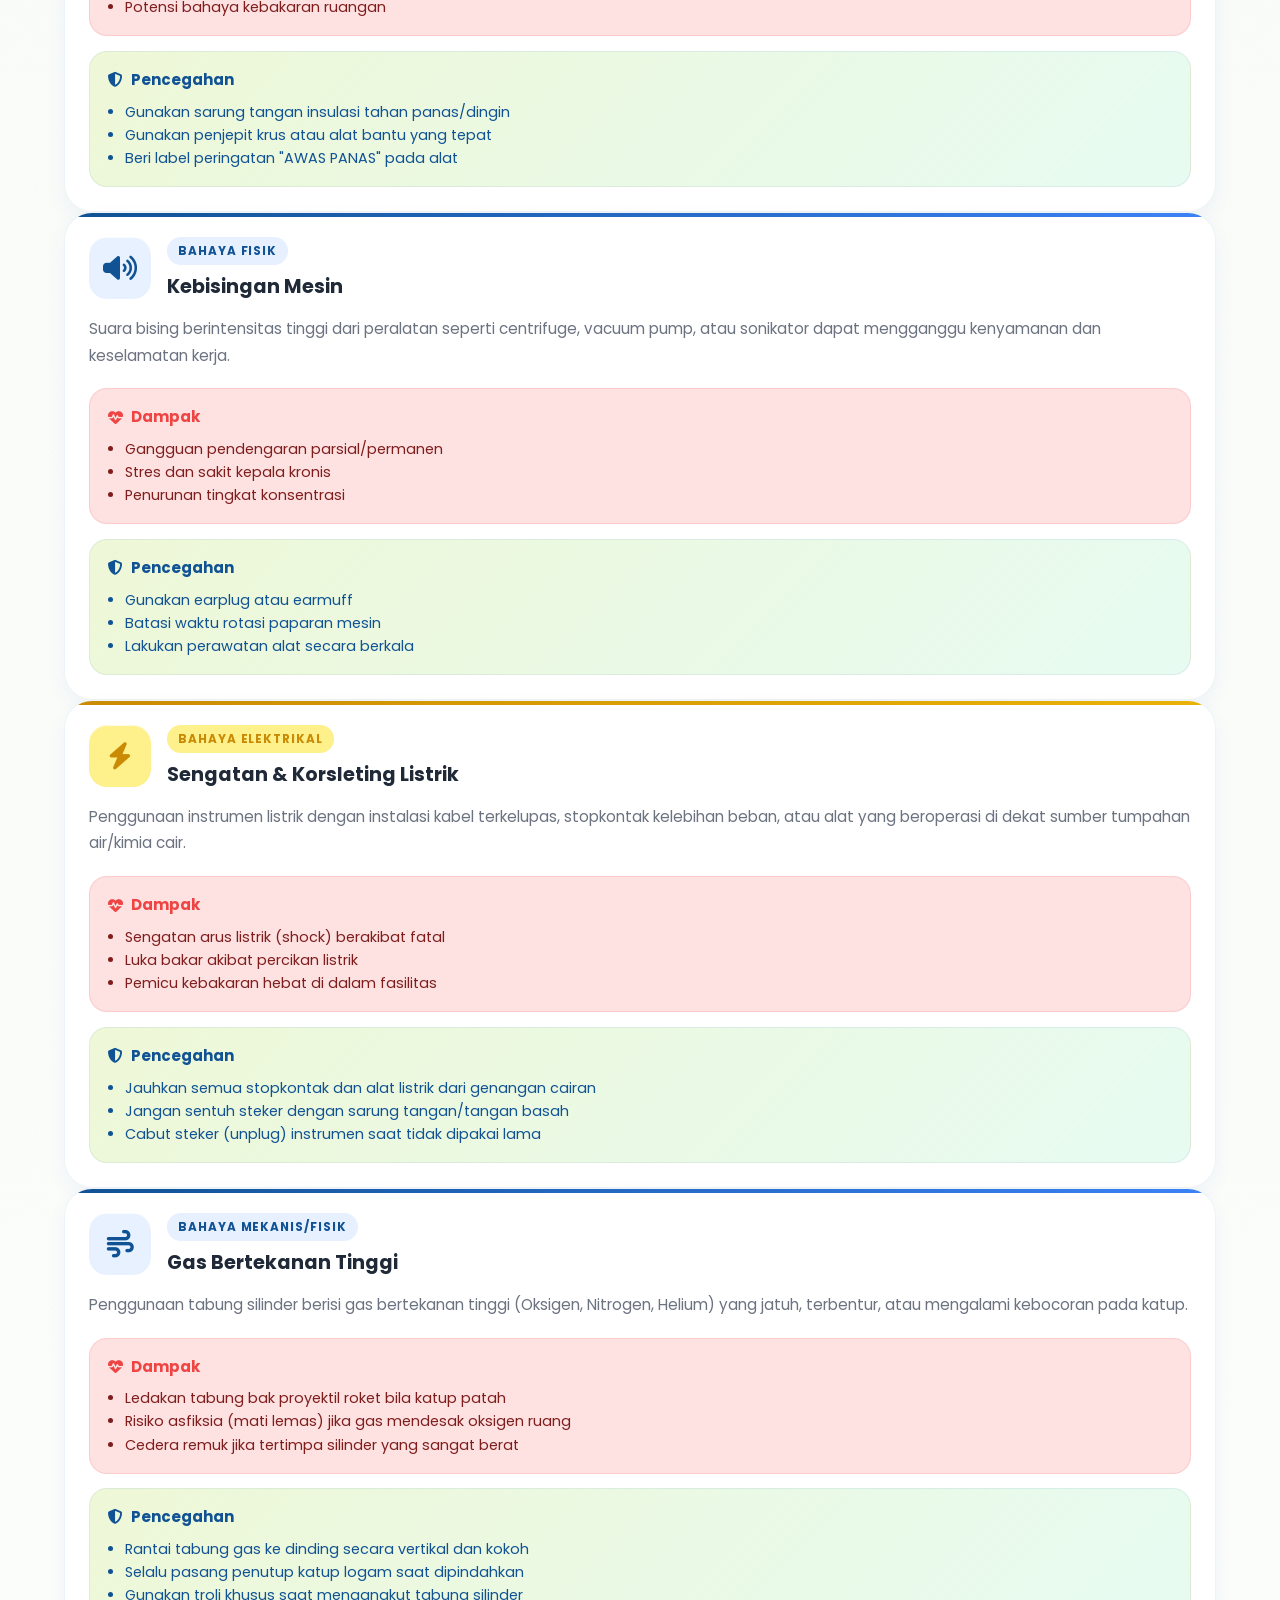
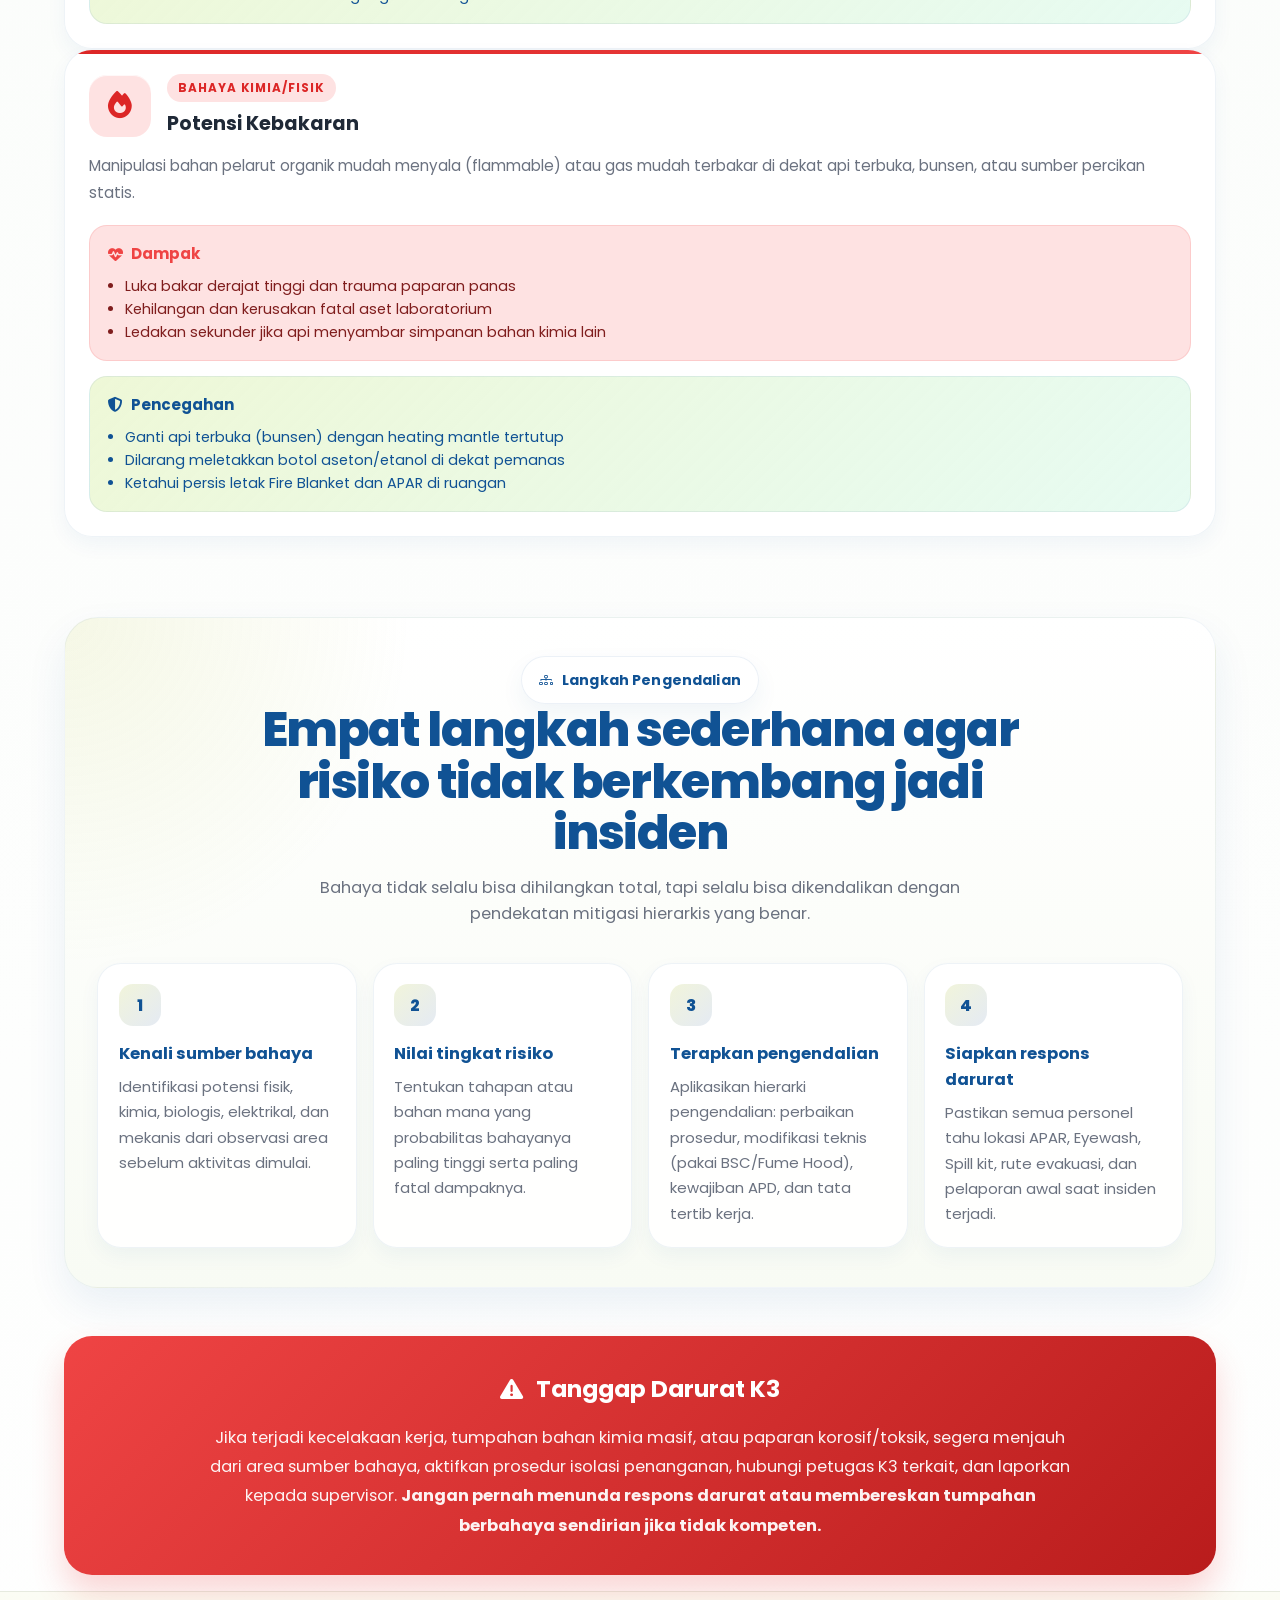
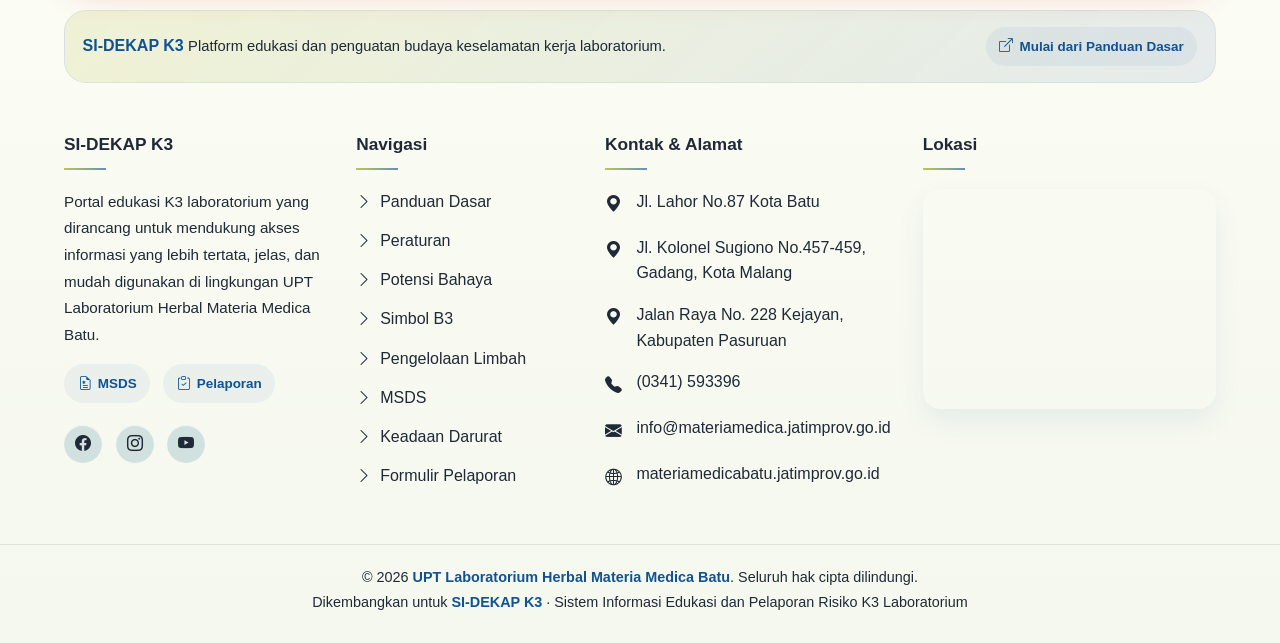
<file: hazards.html>
<!doctype html>
<html lang="id">
  <head>
    <meta charset="UTF-8" />
    <meta name="viewport" content="width=device-width, initial-scale=1.0" />
    <title>Potensi Bahaya di Laboratorium - SI-DEKAP</title>

    <link
      rel="stylesheet"
      href="https://cdnjs.cloudflare.com/ajax/libs/font-awesome/6.5.0/css/all.min.css"
    />
    <link
      href="https://cdn.jsdelivr.net/npm/bootstrap-icons@1.11.3/font/bootstrap-icons.css"
      rel="stylesheet"
    />
    <link
      href="https://fonts.googleapis.com/css2?family=Poppins:wght@300;400;500;600;700;800&display=swap"
      rel="stylesheet"
    />
    <link
      href="https://fonts.googleapis.com/css2?family=Inter:wght@400;500;600;700;800&display=swap"
      rel="stylesheet"
    />

    <link rel="stylesheet" href="header.css" />
    <link rel="stylesheet" href="footer.css" />

    <style>
      :root {
        --primary-blue: #bac94a;
        --teal: #6c8cbf;
        --bg-grad-start: #eef8d7;
        --bg-grad-end: #e8f6f0;
        --dark-blue: #105294;

        --bg: #fbfdf9;
        --card: #ffffff;
        --text: #1f2937;
        --muted: #6b7280;
        --border: #e9eef2;

        --danger: #ef4444;
        --danger-light: #fee2e2;
        --warning: #f59e0b;
        --warning-light: #fff4d6;
        --success-light: #e9f8ef;
        --info-light: #e8f1ff;

        --shadow-sm: 0 8px 20px rgba(16, 82, 148, 0.05);
        --shadow-md: 0 18px 40px rgba(16, 82, 148, 0.08);
        --shadow-lg: 0 28px 60px rgba(16, 82, 148, 0.12);

        --radius-lg: 24px;
        --radius-xl: 30px;
      }

      * {
        margin: 0;
        padding: 0;
        box-sizing: border-box;
      }
      html {
        scroll-behavior: smooth;
      }
      body {
        font-family: "Poppins", sans-serif;
        color: var(--text);
        background:
          radial-gradient(
            circle at top left,
            rgba(234, 246, 205, 0.48),
            transparent 28%
          ),
          radial-gradient(
            circle at top right,
            rgba(207, 247, 228, 0.36),
            transparent 24%
          ),
          linear-gradient(180deg, #fbfdf9 0%, #f8fbf8 42%, #ffffff 100%);
        line-height: 1.6;
        min-height: 100vh;
        display: flex;
        flex-direction: column;
        overflow-x: hidden;
      }

      .container {
        max-width: 1200px;
        margin: 0 auto;
        padding: 0 1.5rem;
      }

      .section-label {
        display: inline-flex;
        align-items: center;
        gap: 0.55rem;
        padding: 0.72rem 1.1rem;
        border-radius: 999px;
        background: rgba(255, 255, 255, 0.82);
        border: 1px solid rgba(16, 82, 148, 0.08);
        box-shadow: 0 10px 25px rgba(16, 82, 148, 0.06);
        color: var(--dark-blue);
        font-size: 0.88rem;
        font-weight: 700;
        letter-spacing: 0.01em;
      }

      .section-heading {
        font-size: clamp(2rem, 3.8vw, 3rem);
        line-height: 1.08;
        color: var(--dark-blue);
        font-weight: 800;
        letter-spacing: -0.03em;
      }
      .section-subtitle {
        color: var(--muted);
        font-size: 1.02rem;
        max-width: 720px;
        margin: 1rem auto 0;
      }

      .reveal {
        opacity: 0;
        transform: translateY(24px);
        transition:
          opacity 0.8s ease,
          transform 0.8s ease;
      }
      .reveal.show {
        opacity: 1;
        transform: translateY(0);
      }

      .scroll-progress {
        position: fixed;
        top: 0;
        left: 0;
        width: 0%;
        height: 4px;
        background: linear-gradient(90deg, var(--primary-blue), var(--teal));
        z-index: 1200;
        box-shadow: 0 2px 10px rgba(16, 82, 148, 0.18);
      }

      /* =============================
         HERO
         ============================= */
      .hazards-hero {
        position: relative;
        overflow: hidden;
        padding: 7rem 0 5rem;
        background:
          radial-gradient(
            circle at 12% 20%,
            rgba(186, 201, 74, 0.16),
            transparent 22%
          ),
          radial-gradient(
            circle at 85% 22%,
            rgba(108, 140, 191, 0.12),
            transparent 20%
          ),
          linear-gradient(
            135deg,
            rgba(238, 248, 215, 0.95) 0%,
            rgba(232, 246, 240, 0.95) 48%,
            rgba(255, 255, 255, 1) 100%
          );
      }

      .hazards-hero::before {
        content: "";
        position: absolute;
        inset: 0;
        background-image:
          linear-gradient(rgba(255, 255, 255, 0.32) 1px, transparent 1px),
          linear-gradient(90deg, rgba(255, 255, 255, 0.32) 1px, transparent 1px);
        background-size: 42px 42px;
        mask-image: linear-gradient(
          to bottom,
          rgba(0, 0, 0, 0.35),
          transparent 90%
        );
        opacity: 0.45;
        pointer-events: none;
      }

      .hero-inner {
        position: relative;
        z-index: 1;
        max-width: 920px;
        margin: 0 auto;
        text-align: center;
      }
      .hero-inner h1 {
        font-size: clamp(2.6rem, 5vw, 4.4rem);
        line-height: 1.04;
        font-weight: 800;
        margin: 1.2rem 0 1rem;
        letter-spacing: -0.04em;
        color: var(--dark-blue);
      }
      .hero-inner p {
        font-size: 1.08rem;
        color: var(--muted);
        max-width: 760px;
        margin: 0 auto 2rem;
      }

      .hero-actions {
        display: flex;
        justify-content: center;
        flex-wrap: wrap;
        gap: 1rem;
      }
      .cta-button {
        display: inline-flex;
        align-items: center;
        justify-content: center;
        gap: 0.7rem;
        padding: 1rem 1.55rem;
        border-radius: 999px;
        text-decoration: none;
        font-weight: 700;
        font-size: 0.98rem;
        cursor: pointer;
        transition:
          transform 0.28s ease,
          box-shadow 0.28s ease,
          background 0.28s ease;
        border: none;
      }
      .cta-button.primary {
        background: linear-gradient(
          135deg,
          #c9d95c 0%,
          #b7cf57 18%,
          #6c8cbf 100%
        );
        color: var(--white);
        box-shadow: 0 18px 35px rgba(12, 44, 82, 0.2);
      }
      .cta-button.primary:hover {
        transform: translateY(-3px);
        box-shadow: 0 22px 42px rgba(12, 44, 82, 0.28);
      }
      .cta-button.secondary {
        background: rgba(255, 255, 255, 0.82);
        color: var(--dark-blue);
        border: 1px solid rgba(16, 82, 148, 0.08);
        box-shadow: 0 10px 22px rgba(16, 82, 148, 0.06);
      }
      .cta-button.secondary:hover {
        transform: translateY(-3px);
      }

      .hero-divider {
        width: 140px;
        height: 5px;
        margin: 2rem auto 0;
        border-radius: 999px;
        background: linear-gradient(90deg, var(--primary-blue), var(--teal));
        box-shadow: 0 6px 18px rgba(16, 82, 148, 0.12);
      }

      /* =============================
         INTRO STRIP
         ============================= */
      .content-section {
        padding: 4rem 0 2rem;
      }
      .glass-panel {
        background: rgba(255, 255, 255, 0.84);
        border: 1px solid rgba(16, 82, 148, 0.07);
        box-shadow: var(--shadow-md);
        border-radius: var(--radius-xl);
        backdrop-filter: blur(16px);
      }
      .intro-panel {
        padding: 1.6rem;
        margin-top: -1.6rem;
        position: relative;
        z-index: 2;
      }
      .intro-grid {
        display: grid;
        grid-template-columns: repeat(3, minmax(0, 1fr));
        gap: 1rem;
      }
      .intro-card {
        padding: 1.25rem;
        border-radius: 22px;
        background: linear-gradient(
          180deg,
          rgba(255, 255, 255, 0.98),
          rgba(251, 253, 247, 0.96)
        );
        border: 1px solid rgba(16, 82, 148, 0.06);
        box-shadow: 0 10px 24px rgba(16, 82, 148, 0.05);
        transition:
          transform 0.25s ease,
          box-shadow 0.25s ease;
      }
      .intro-card:hover {
        transform: translateY(-5px);
        box-shadow: 0 16px 28px rgba(16, 82, 148, 0.08);
      }
      .intro-card .icon {
        width: 54px;
        height: 54px;
        border-radius: 18px;
        display: inline-flex;
        align-items: center;
        justify-content: center;
        margin-bottom: 0.9rem;
        background: linear-gradient(
          135deg,
          rgba(186, 201, 74, 0.2),
          rgba(108, 140, 191, 0.18)
        );
        color: var(--dark-blue);
        font-size: 1.2rem;
      }
      .intro-card h3 {
        color: var(--dark-blue);
        font-size: 1.02rem;
        margin-bottom: 0.4rem;
      }
      .intro-card p {
        color: var(--muted);
        font-size: 0.94rem;
      }

      /* =============================
         INTRO TEXT
         ============================= */
      .section-intro {
        text-align: center;
        max-width: 880px;
        margin: 3rem auto 0;
      }
      .section-intro .hazard-mark {
        width: 82px;
        height: 82px;
        border-radius: 26px;
        display: inline-flex;
        align-items: center;
        justify-content: center;
        margin-bottom: 1.2rem;
        background: linear-gradient(
          135deg,
          rgba(186, 201, 74, 0.2),
          rgba(108, 140, 191, 0.18)
        );
        color: var(--dark-blue);
        font-size: 2rem;
        box-shadow: 0 12px 24px rgba(16, 82, 148, 0.08);
      }
      .section-intro h2 {
        color: var(--dark-blue);
        font-size: clamp(2rem, 3vw, 2.7rem);
        margin-bottom: 1rem;
        font-weight: 800;
        letter-spacing: -0.02em;
      }
      .section-intro p {
        color: var(--muted);
        font-size: 1.04rem;
        max-width: 780px;
        margin: 0 auto;
        line-height: 1.9;
      }

      /* =============================
         HAZARD CARDS
         ============================= */
      .hazards-grid {
        display: grid;
        grid-template-columns: repeat(auto-fit, minmax(280px, 1fr));
        gap: 1.25rem;
        margin-top: 2.5rem;
      }
      .hazard-card {
        background: rgba(255, 255, 255, 0.94);
        border-radius: 28px;
        box-shadow: var(--shadow-sm);
        overflow: hidden;
        transition:
          transform 0.3s ease,
          box-shadow 0.3s ease,
          border-color 0.3s ease;
        border: 1px solid rgba(16, 82, 148, 0.07);
        display: flex;
        flex-direction: column;
        position: relative;
      }
      .hazard-card::before {
        content: "";
        position: absolute;
        inset: 0 0 auto 0;
        height: 4px;
        opacity: 1;
      }
      .hazard-card.physical::before {
        background: linear-gradient(90deg, var(--dark-blue), #3b82f6);
      }
      .hazard-card.chemical::before {
        background: linear-gradient(90deg, var(--warning), #f97316);
      }
      .hazard-card.biological::before {
        background: linear-gradient(90deg, var(--teal), #14b8a6);
      }
      .hazard-card.electrical::before {
        background: linear-gradient(90deg, #ca8a04, #eab308);
      }
      .hazard-card.ergonomic::before {
        background: linear-gradient(90deg, #6d28d9, #8b5cf6);
      }
      .hazard-card.fire::before {
        background: linear-gradient(90deg, #dc2626, #ef4444);
      }

      .hazard-card:hover {
        transform: translateY(-8px);
        box-shadow: 0 18px 36px rgba(16, 82, 148, 0.12);
      }

      .hazard-header {
        padding: 1.5rem 1.5rem 1rem;
        display: flex;
        align-items: center;
        gap: 1rem;
      }
      .hazard-icon {
        width: 62px;
        height: 62px;
        border-radius: 18px;
        display: flex;
        align-items: center;
        justify-content: center;
        font-size: 1.7rem;
        flex-shrink: 0;
        box-shadow: inset 0 1px 0 rgba(255, 255, 255, 0.75);
      }
      .hazard-icon.physical {
        color: var(--dark-blue);
        background: var(--info-light);
      }
      .hazard-icon.chemical {
        color: #b45309;
        background: var(--warning-light);
      }
      .hazard-icon.biological {
        color: var(--teal);
        background: #dff7ef;
      }
      .hazard-icon.electrical {
        color: #ca8a04;
        background: #fef08a;
      }
      .hazard-icon.ergonomic {
        color: #6d28d9;
        background: #ede9fe;
      }
      .hazard-icon.fire {
        color: #dc2626;
        background: var(--danger-light);
      }

      .hazard-title-wrapper {
        flex: 1;
      }
      .hazard-type {
        font-size: 0.74rem;
        font-weight: 700;
        text-transform: uppercase;
        letter-spacing: 0.08em;
        padding: 0.28rem 0.68rem;
        border-radius: 999px;
        display: inline-block;
        margin-bottom: 0.55rem;
      }
      .hazard-card.physical .hazard-type {
        background: #e6f0ff;
        color: var(--dark-blue);
      }
      .hazard-card.chemical .hazard-type {
        background: #fff2d2;
        color: #b45309;
      }
      .hazard-card.biological .hazard-type {
        background: #dff7ef;
        color: var(--teal);
      }
      .hazard-card.electrical .hazard-type {
        background: #fef08a;
        color: #ca8a04;
      }
      .hazard-card.ergonomic .hazard-type {
        background: #ede9fe;
        color: #6d28d9;
      }
      .hazard-card.fire .hazard-type {
        background: var(--danger-light);
        color: #dc2626;
      }

      .hazard-title {
        font-size: 1.2rem;
        font-weight: 700;
        color: var(--text);
        margin: 0;
        line-height: 1.35;
      }
      .hazard-content {
        padding: 0 1.5rem 1.5rem;
        flex: 1;
        display: flex;
        flex-direction: column;
      }
      .hazard-description {
        color: var(--muted);
        line-height: 1.75;
        margin-bottom: 1.2rem;
        font-size: 0.95rem;
      }

      .hazard-impact,
      .prevention-tips {
        padding: 1rem 1.1rem;
        border-radius: 18px;
      }
      .hazard-impact {
        background: var(--danger-light);
        border: 1px solid rgba(239, 68, 68, 0.14);
        margin-bottom: 0.9rem;
      }
      .hazard-impact h4 {
        color: var(--danger);
        margin-bottom: 0.55rem;
        font-size: 0.94rem;
        display: flex;
        align-items: center;
        gap: 0.55rem;
      }
      .hazard-impact ul {
        margin: 0;
        padding-left: 1.1rem;
        color: #7f1d1d;
        font-size: 0.9rem;
        line-height: 1.6;
      }

      .prevention-tips {
        background: linear-gradient(
          135deg,
          rgba(234, 246, 205, 0.8),
          rgba(207, 247, 228, 0.5)
        );
        border: 1px solid rgba(16, 82, 148, 0.08);
        margin-top: auto;
      }
      .prevention-tips h4 {
        color: var(--dark-blue);
        margin-bottom: 0.55rem;
        font-size: 0.94rem;
        display: flex;
        align-items: center;
        gap: 0.55rem;
      }
      .prevention-tips ul {
        margin: 0;
        padding-left: 1.1rem;
        color: var(--dark-blue);
        font-size: 0.9rem;
        line-height: 1.6;
      }

      /* =============================
         CONTROL STEPS
         ============================= */
      .steps-section {
        padding: 3rem 0 1rem;
      }
      .steps-shell {
        background:
          radial-gradient(
            circle at top left,
            rgba(186, 201, 74, 0.14),
            transparent 26%
          ),
          linear-gradient(180deg, #ffffff 0%, #f8fbf4 100%);
        border: 1px solid rgba(16, 82, 148, 0.06);
        border-radius: 34px;
        padding: 2.4rem 2rem;
        box-shadow: var(--shadow-md);
      }
      .steps-header {
        text-align: center;
        max-width: 760px;
        margin: 0 auto 2.2rem;
      }
      .steps-grid {
        display: grid;
        grid-template-columns: repeat(4, minmax(0, 1fr));
        gap: 1rem;
      }
      .step-card {
        background: rgba(255, 255, 255, 0.9);
        border: 1px solid rgba(16, 82, 148, 0.07);
        border-radius: 24px;
        padding: 1.3rem;
        box-shadow: var(--shadow-sm);
        transition:
          transform 0.25s ease,
          box-shadow 0.25s ease;
      }
      .step-card:hover {
        transform: translateY(-5px);
        box-shadow: 0 18px 32px rgba(16, 82, 148, 0.1);
      }
      .step-number {
        width: 42px;
        height: 42px;
        border-radius: 14px;
        display: inline-flex;
        align-items: center;
        justify-content: center;
        font-weight: 800;
        color: var(--dark-blue);
        background: linear-gradient(
          135deg,
          rgba(186, 201, 74, 0.2),
          rgba(108, 140, 191, 0.18)
        );
        margin-bottom: 0.9rem;
      }
      .step-card h3 {
        color: var(--dark-blue);
        font-size: 1.02rem;
        margin-bottom: 0.45rem;
      }
      .step-card p {
        color: var(--muted);
        font-size: 0.93rem;
        line-height: 1.7;
      }

      /* =============================
         WARNING BANNER
         ============================= */
      .warning-banner {
        margin-top: 3rem;
        background: linear-gradient(135deg, #ef4444, #b91c1c);
        color: white;
        padding: 2.2rem 1.6rem;
        border-radius: 28px;
        text-align: center;
        box-shadow: 0 18px 32px rgba(239, 68, 68, 0.22);
      }
      .warning-banner h3 {
        font-size: 1.45rem;
        margin-bottom: 0.9rem;
        color: white;
        display: flex;
        align-items: center;
        justify-content: center;
        gap: 0.8rem;
      }
      .warning-banner p {
        font-size: 1.02rem;
        opacity: 0.94;
        margin: 0;
        color: white;
        max-width: 860px;
        margin-inline: auto;
        line-height: 1.8;
      }

      /* =============================
         BACK TO TOP
         ============================= */
      .back-to-top {
        position: fixed;
        right: 18px;
        bottom: 18px;
        width: 52px;
        height: 52px;
        border-radius: 18px;
        border: none;
        cursor: pointer;
        display: inline-flex;
        align-items: center;
        justify-content: center;
        background: linear-gradient(135deg, #c9d95c 0%, #6c8cbf 100%);
        color: var(--white);
        box-shadow: 0 18px 34px rgba(16, 82, 148, 0.2);
        opacity: 0;
        visibility: hidden;
        transform: translateY(10px);
        transition: all 0.28s ease;
        z-index: 1100;
      }
      .back-to-top.show {
        opacity: 1;
        visibility: visible;
        transform: translateY(0);
      }
      .back-to-top:hover {
        transform: translateY(-4px);
      }

      /* =============================
         RESPONSIVE
         ============================= */
      @media (max-width: 1100px) {
        .intro-grid,
        .steps-grid {
          grid-template-columns: repeat(2, minmax(0, 1fr));
        }
      }
      @media (max-width: 768px) {
        .hazards-hero {
          padding: 5.8rem 0 4.4rem;
        }
        .hero-actions {
          flex-direction: column;
          align-items: stretch;
          max-width: 380px;
          margin-left: auto;
          margin-right: auto;
        }
        .cta-button {
          width: 100%;
        }
        .intro-grid,
        .steps-grid,
        .hazards-grid {
          grid-template-columns: 1fr;
        }
        .hazard-header {
          align-items: flex-start;
        }
        .hazard-card {
          border-radius: 22px;
        }
        .hazard-impact,
        .prevention-tips {
          border-radius: 14px;
        }
        .steps-shell,
        .warning-banner {
          padding: 2rem 1.2rem;
          border-radius: 26px;
        }
        .back-to-top {
          width: 48px;
          height: 48px;
          right: 14px;
          bottom: 14px;
        }
      }
    </style>
  </head>
  <body>
    <div class="scroll-progress" id="scrollProgress"></div>

    <div id="header-placeholder"></div>

    <section class="hazards-hero">
      <div class="container">
        <div class="hero-inner reveal">
          <span class="section-label">
            <i class="bi bi-exclamation-triangle"></i>
            Identifikasi dan Pengendalian Risiko
          </span>
          <h1>Potensi bahaya di laboratorium wajib dikenali sejak awal</h1>
          <p>
            Laboratorium adalah lingkungan kerja yang menuntut kewaspadaan
            tinggi. Pemahaman mengenai jenis bahaya, dampaknya, dan langkah
            pencegahan merupakan fondasi agar seluruh aktivitas berlangsung
            aman, tertib, dan bebas dari insiden yang seharusnya dapat dicegah.
          </p>
          <div class="hero-actions">
            <a href="#daftar-bahaya" class="cta-button primary">
              <i class="bi bi-arrow-right-circle"></i> Lihat Potensi Bahaya
            </a>
            <a href="#pengendalian" class="cta-button secondary">
              <i class="bi bi-shield-check"></i> Langkah Pengendalian
            </a>
          </div>
          <div class="hero-divider"></div>
        </div>
      </div>
    </section>

    <section class="content-section" id="daftar-bahaya">
      <div class="container">
        <div class="intro-panel glass-panel reveal">
          <div class="intro-grid">
            <div class="intro-card">
              <div class="icon"><i class="bi bi-search"></i></div>
              <h3>Identifikasi Dini</h3>
              <p>
                Mengenali sumber bahaya sejak awal membantu mencegah insiden
                yang tidak perlu.
              </p>
            </div>
            <div class="intro-card">
              <div class="icon"><i class="bi bi-cone-striped"></i></div>
              <h3>Pengendalian Risiko</h3>
              <p>
                Risiko harus dikelola melalui prosedur kerja, APD, dan disiplin
                operasional.
              </p>
            </div>
            <div class="intro-card">
              <div class="icon"><i class="bi bi-clipboard2-pulse"></i></div>
              <h3>Respons Cepat</h3>
              <p>
                Saat bahaya terjadi, respons yang cepat dan tepat menentukan
                dampak akhirnya.
              </p>
            </div>
          </div>
        </div>

        <div class="section-intro reveal">
          <div class="hazard-mark"><i class="fas fa-radiation-alt"></i></div>
          <h2>Identifikasi dini mencegah tragedi</h2>
          <p>
            Lingkungan laboratorium memiliki risiko fisik, kimia, biologis,
            listrik, hingga mekanis yang tidak boleh diremehkan. Pemahaman yang
            komprehensif mengenai jenis bahaya dan cara pencegahannya akan
            membantu membangun budaya kerja yang lebih aman dan profesional
            sesuai kaidah K3.
          </p>
        </div>

        <div class="hazards-grid reveal"><div class="hazard-card physical">
            <div class="hazard-header">
              <div class="hazard-icon physical"><i class="fas fa-cut"></i></div>
              <div class="hazard-title-wrapper">
                <span class="hazard-type">Bahaya Mekanis</span>
                <h3 class="hazard-title">Glassware Pecah</h3>
              </div>
            </div>
            <div class="hazard-content">
              <p class="hazard-description">
                Peralatan kaca (beaker, tabung reaksi, erlenmeyer) yang retak,
                pecah karena tekanan/suhu, atau tidak layak pakai.
              </p>
              <div class="hazard-impact">
                <h4><i class="fas fa-heartbeat"></i> Dampak</h4>
                <ul>
                  <li>Luka sayat dalam pada tangan atau tubuh</li>
                  <li>Perdarahan hebat akibat terpotong kaca</li>
                  <li>Tersuntiknya bahan kimia ke aliran darah (injeksi)</li>
                </ul>
              </div>
              <div class="prevention-tips">
                <h4><i class="fas fa-shield-alt"></i> Pencegahan</h4>
                <ul>
                  <li>Inspeksi alat kaca sebelum mulai mereaksikan bahan</li>
                  <li>Jangan memungut serpihan kaca dengan tangan kosong</li>
                  <li>
                    Buang pecahan di wadah limbah tajam (Sharps Container)
                  </li>
                </ul>
              </div>
            </div>
          </div>

          <div class="hazard-card chemical">
            <div class="hazard-header">
              <div class="hazard-icon chemical">
                <i class="fas fa-tint-slash"></i>
              </div>
              <div class="hazard-title-wrapper">
                <span class="hazard-type">Bahaya Kimia</span>
                <h3 class="hazard-title">Tumpahan Bahan Korosif</h3>
              </div>
            </div>
            <div class="hazard-content">
              <p class="hazard-description">
                Tumpahnya cairan asam kuat (Asam Sulfat, Asam Nitrat) atau basa
                pekat (Natrium Hidroksida) ke atas meja kerja, mengenai lantai,
                atau memercik ke tubuh praktikan.
              </p>
              <div class="hazard-impact">
                <h4><i class="fas fa-heartbeat"></i> Dampak</h4>
                <ul>
                  <li>
                    Luka bakar kimia seketika yang merusak jaringan kulit dalam
                  </li>
                  <li>Kebutaan permanen bila mengenai kornea mata</li>
                  <li>
                    Merusak/melelehkan permukaan meja, lantai, dan mesin lab
                  </li>
                </ul>
              </div>
              <div class="prevention-tips">
                <h4><i class="fas fa-shield-alt"></i> Pencegahan</h4>
                <ul>
                  <li>Bawa botol reagen menggunakan wadah sekunder pembawa</li>
                  <li>
                    Buka botol reagen perlahan dan selalu gunakan corong/pipet
                  </li>
                  <li>
                    Segera netralisir tumpahan menggunakan material Spill Kit
                  </li>
                </ul>
              </div>
            </div>
          </div>

          <div class="hazard-card chemical">
            <div class="hazard-header">
              <div class="hazard-icon chemical">
                <i class="fas fa-flask"></i>
              </div>
              <div class="hazard-title-wrapper">
                <span class="hazard-type">Bahaya Kimia</span>
                <h3 class="hazard-title">Paparan Uap Beracun</h3>
              </div>
            </div>
            <div class="hazard-content">
              <p class="hazard-description">
                Menghirup, menyentuh, atau tidak sengaja menelan reagen kimia
                yang bersifat toksik, karsinogenik, atau mutagenik selama proses
                preparasi sampel.
              </p>
              <div class="hazard-impact">
                <h4><i class="fas fa-heartbeat"></i> Dampak</h4>
                <ul>
                  <li>Keracunan akut hingga kegagalan fungsi organ</li>
                  <li>Iritasi berat pada membran mukosa saluran napas</li>
                  <li>Efek kumulatif jangka panjang penyebab kanker</li>
                </ul>
              </div>
              <div class="prevention-tips">
                <h4><i class="fas fa-shield-alt"></i> Pencegahan</h4>
                <ul>
                  <li>
                    Wajib membuka botol bahan volatil (menguap) di Lemari Asam
                  </li>
                  <li>
                    Pakai goggles, masker respirator, dan sarung tangan nitril
                  </li>
                  <li>Wajib pelajari spesifikasi MSDS sebelum memegang zat</li>
                </ul>
              </div>
            </div>
          </div>

          <div class="hazard-card physical">
            <div class="hazard-header">
              <div class="hazard-icon physical">
                <i class="fas fa-walking"></i>
              </div>
              <div class="hazard-title-wrapper">
                <span class="hazard-type">Bahaya Fisik</span>
                <h3 class="hazard-title">Tergelincir / Tersandung</h3>
              </div>
            </div>
            <div class="hazard-content">
              <p class="hazard-description">
                Tumpahan cairan, genangan air, kabel instrumen yang berserakan,
                atau lorong kerja yang tidak rapi dapat memicu kecelakaan jatuh.
              </p>
              <div class="hazard-impact">
                <h4><i class="fas fa-heartbeat"></i> Dampak</h4>
                <ul>
                  <li>Luka memar atau lecet</li>
                  <li>Fraktur tulang atau cedera sendi</li>
                  <li>Risiko menjatuhkan bahan berbahaya (efek domino)</li>
                </ul>
              </div>
              <div class="prevention-tips">
                <h4><i class="fas fa-shield-alt"></i> Pencegahan</h4>
                <ul>
                  <li>Segera pel/bersihkan tumpahan di lantai</li>
                  <li>Rapikan jalur kabel dan area lintasan kerja</li>
                  <li>Wajib gunakan sepatu lab anti-slip tertutup</li>
                </ul>
              </div>
            </div>
          </div>

          <div class="hazard-card ergonomic">
            <div class="hazard-header">
              <div class="hazard-icon ergonomic">
                <i class="fas fa-people-carry"></i>
              </div>
              <div class="hazard-title-wrapper">
                <span class="hazard-type">Bahaya Ergonomis</span>
                <h3 class="hazard-title">Postur & Repetisi Kerja</h3>
              </div>
            </div>
            <div class="hazard-content">
              <p class="hazard-description">
                Beraktivitas dengan posisi tubuh janggal, seperti menunduk
                melihat mikroskop terlalu lama, memipet sampel ribuan kali, atau
                mengangkat galon reagen dengan posisi salah.
              </p>
              <div class="hazard-impact">
                <h4><i class="fas fa-heartbeat"></i> Dampak</h4>
                <ul>
                  <li>Nyeri punggung bawah (Low Back Pain)</li>
                  <li>Carpal Tunnel Syndrome (nyeri pergelangan tangan)</li>
                  <li>Kelelahan otot ekstrem kronis (MSDs)</li>
                </ul>
              </div>
              <div class="prevention-tips">
                <h4><i class="fas fa-shield-alt"></i> Pencegahan</h4>
                <ul>
                  <li>Gunakan kursi lab yang bisa diatur ketinggiannya</li>
                  <li>Lakukan peregangan (stretching) setiap 45 menit kerja</li>
                  <li>
                    Gunakan teknik jongkok saat mengangkat beban berat di lantai
                  </li>
                </ul>
              </div>
            </div>
          </div>

          <div class="hazard-card biological">
            <div class="hazard-header">
              <div class="hazard-icon biological">
                <i class="fas fa-biohazard"></i>
              </div>
              <div class="hazard-title-wrapper">
                <span class="hazard-type">Bahaya Biologis</span>
                <h3 class="hazard-title">Kontaminasi Mikroba</h3>
              </div>
            </div>
            <div class="hazard-content">
              <p class="hazard-description">
                Paparan bakteri, virus, jamur, atau sampel biologis patogen
                selama proses kultur atau pengujian mikrobiologi akibat teknik
                aseptik yang buruk.
              </p>
              <div class="hazard-impact">
                <h4><i class="fas fa-heartbeat"></i> Dampak</h4>
                <ul>
                  <li>
                    Infeksi silang pada jaringan kulit dan saluran pernapasan
                  </li>
                  <li>Menyebarkan wabah atau penyakit zoonosis dari sampel</li>
                  <li>Kontaminasi merusak hasil kultur bakteri yang diuji</li>
                </ul>
              </div>
              <div class="prevention-tips">
                <h4><i class="fas fa-shield-alt"></i> Pencegahan</h4>
                <ul>
                  <li>Wajib beroperasi di dalam Biosafety Cabinet (BSC)</li>
                  <li>
                    Dekontaminasi dan sterilisasi alat sebelum & sesudah
                    digunakan
                  </li>
                  <li>
                    Cuci tangan higienis dengan sabun segera setelah melepas
                    sarung tangan
                  </li>
                </ul>
              </div>
            </div>
          </div>
        </div>
      <div class="hazard-card fire">
            <div class="hazard-header">
              <div class="hazard-icon fire">
                <i class="fas fa-thermometer-full"></i>
              </div>
              <div class="hazard-title-wrapper">
                <span class="hazard-type">Bahaya Fisik / Termal</span>
                <h3 class="hazard-title">Temperatur Ekstrem</h3>
              </div>
            </div>
            <div class="hazard-content">
              <p class="hazard-description">
                Paparan panas tinggi dari oven, hot plate, furnace, autoclave,
                atau bahkan nitrogen cair pembeku (suhu ekstrem rendah).
              </p>
              <div class="hazard-impact">
                <h4><i class="fas fa-heartbeat"></i> Dampak</h4>
                <ul>
                  <li>Luka bakar termal (ringan hingga berat)</li>
                  <li>
                    Kerusakan jaringan atau frostbite (untuk nitrogen cair)
                  </li>
                  <li>Potensi bahaya kebakaran ruangan</li>
                </ul>
              </div>
              <div class="prevention-tips">
                <h4><i class="fas fa-shield-alt"></i> Pencegahan</h4>
                <ul>
                  <li>Gunakan sarung tangan insulasi tahan panas/dingin</li>
                  <li>Gunakan penjepit krus atau alat bantu yang tepat</li>
                  <li>Beri label peringatan "AWAS PANAS" pada alat</li>
                </ul>
              </div>
            </div>
          </div>

          <div class="hazard-card physical">
            <div class="hazard-header">
              <div class="hazard-icon physical">
                <i class="fas fa-volume-up"></i>
              </div>
              <div class="hazard-title-wrapper">
                <span class="hazard-type">Bahaya Fisik</span>
                <h3 class="hazard-title">Kebisingan Mesin</h3>
              </div>
            </div>
            <div class="hazard-content">
              <p class="hazard-description">
                Suara bising berintensitas tinggi dari peralatan seperti
                centrifuge, vacuum pump, atau sonikator dapat mengganggu
                kenyamanan dan keselamatan kerja.
              </p>
              <div class="hazard-impact">
                <h4><i class="fas fa-heartbeat"></i> Dampak</h4>
                <ul>
                  <li>Gangguan pendengaran parsial/permanen</li>
                  <li>Stres dan sakit kepala kronis</li>
                  <li>Penurunan tingkat konsentrasi</li>
                </ul>
              </div>
              <div class="prevention-tips">
                <h4><i class="fas fa-shield-alt"></i> Pencegahan</h4>
                <ul>
                  <li>Gunakan earplug atau earmuff</li>
                  <li>Batasi waktu rotasi paparan mesin</li>
                  <li>Lakukan perawatan alat secara berkala</li>
                </ul>
              </div>
            </div>
          </div>

          <div class="hazard-card electrical">
            <div class="hazard-header">
              <div class="hazard-icon electrical">
                <i class="fas fa-bolt"></i>
              </div>
              <div class="hazard-title-wrapper">
                <span class="hazard-type">Bahaya Elektrikal</span>
                <h3 class="hazard-title">Sengatan & Korsleting Listrik</h3>
              </div>
            </div>
            <div class="hazard-content">
              <p class="hazard-description">
                Penggunaan instrumen listrik dengan instalasi kabel terkelupas,
                stopkontak kelebihan beban, atau alat yang beroperasi di dekat
                sumber tumpahan air/kimia cair.
              </p>
              <div class="hazard-impact">
                <h4><i class="fas fa-heartbeat"></i> Dampak</h4>
                <ul>
                  <li>Sengatan arus listrik (shock) berakibat fatal</li>
                  <li>Luka bakar akibat percikan listrik</li>
                  <li>Pemicu kebakaran hebat di dalam fasilitas</li>
                </ul>
              </div>
              <div class="prevention-tips">
                <h4><i class="fas fa-shield-alt"></i> Pencegahan</h4>
                <ul>
                  <li>
                    Jauhkan semua stopkontak dan alat listrik dari genangan
                    cairan
                  </li>
                  <li>
                    Jangan sentuh steker dengan sarung tangan/tangan basah
                  </li>
                  <li>
                    Cabut steker (unplug) instrumen saat tidak dipakai lama
                  </li>
                </ul>
              </div>
            </div>
          </div>

          <div class="hazard-card physical">
            <div class="hazard-header">
              <div class="hazard-icon physical">
                <i class="fas fa-wind"></i>
              </div>
              <div class="hazard-title-wrapper">
                <span class="hazard-type">Bahaya Mekanis/Fisik</span>
                <h3 class="hazard-title">Gas Bertekanan Tinggi</h3>
              </div>
            </div>
            <div class="hazard-content">
              <p class="hazard-description">
                Penggunaan tabung silinder berisi gas bertekanan tinggi
                (Oksigen, Nitrogen, Helium) yang jatuh, terbentur, atau
                mengalami kebocoran pada katup.
              </p>
              <div class="hazard-impact">
                <h4><i class="fas fa-heartbeat"></i> Dampak</h4>
                <ul>
                  <li>Ledakan tabung bak proyektil roket bila katup patah</li>
                  <li>
                    Risiko asfiksia (mati lemas) jika gas mendesak oksigen ruang
                  </li>
                  <li>Cedera remuk jika tertimpa silinder yang sangat berat</li>
                </ul>
              </div>
              <div class="prevention-tips">
                <h4><i class="fas fa-shield-alt"></i> Pencegahan</h4>
                <ul>
                  <li>
                    Rantai tabung gas ke dinding secara vertikal dan kokoh
                  </li>
                  <li>Selalu pasang penutup katup logam saat dipindahkan</li>
                  <li>Gunakan troli khusus saat mengangkut tabung silinder</li>
                </ul>
              </div>
            </div>
          </div>

          <div class="hazard-card fire">
            <div class="hazard-header">
              <div class="hazard-icon fire"><i class="fas fa-fire"></i></div>
              <div class="hazard-title-wrapper">
                <span class="hazard-type">Bahaya Kimia/Fisik</span>
                <h3 class="hazard-title">Potensi Kebakaran</h3>
              </div>
            </div>
            <div class="hazard-content">
              <p class="hazard-description">
                Manipulasi bahan pelarut organik mudah menyala (flammable) atau
                gas mudah terbakar di dekat api terbuka, bunsen, atau sumber
                percikan statis.
              </p>
              <div class="hazard-impact">
                <h4><i class="fas fa-heartbeat"></i> Dampak</h4>
                <ul>
                  <li>Luka bakar derajat tinggi dan trauma paparan panas</li>
                  <li>Kehilangan dan kerusakan fatal aset laboratorium</li>
                  <li>
                    Ledakan sekunder jika api menyambar simpanan bahan kimia
                    lain
                  </li>
                </ul>
              </div>
              <div class="prevention-tips">
                <h4><i class="fas fa-shield-alt"></i> Pencegahan</h4>
                <ul>
                  <li>
                    Ganti api terbuka (bunsen) dengan heating mantle tertutup
                  </li>
                  <li>
                    Dilarang meletakkan botol aseton/etanol di dekat pemanas
                  </li>
                  <li>Ketahui persis letak Fire Blanket dan APAR di ruangan</li>
                </ul>
              </div>
            </div>
          </div>

          </div>
    </section>

    <section class="steps-section" id="pengendalian">
      <div class="container">
        <div class="steps-shell reveal">
          <div class="steps-header">
            <span class="section-label"
              ><i class="bi bi-diagram-3"></i> Langkah Pengendalian</span
            >
            <h2 class="section-heading">
              Empat langkah sederhana agar risiko tidak berkembang jadi insiden
            </h2>
            <p class="section-subtitle">
              Bahaya tidak selalu bisa dihilangkan total, tapi selalu bisa
              dikendalikan dengan pendekatan mitigasi hierarkis yang benar.
            </p>
          </div>

          <div class="steps-grid">
            <div class="step-card">
              <div class="step-number">1</div>
              <h3>Kenali sumber bahaya</h3>
              <p>
                Identifikasi potensi fisik, kimia, biologis, elektrikal, dan
                mekanis dari observasi area sebelum aktivitas dimulai.
              </p>
            </div>
            <div class="step-card">
              <div class="step-number">2</div>
              <h3>Nilai tingkat risiko</h3>
              <p>
                Tentukan tahapan atau bahan mana yang probabilitas bahayanya
                paling tinggi serta paling fatal dampaknya.
              </p>
            </div>
            <div class="step-card">
              <div class="step-number">3</div>
              <h3>Terapkan pengendalian</h3>
              <p>
                Aplikasikan hierarki pengendalian: perbaikan prosedur,
                modifikasi teknis (pakai BSC/Fume Hood), kewajiban APD, dan tata
                tertib kerja.
              </p>
            </div>
            <div class="step-card">
              <div class="step-number">4</div>
              <h3>Siapkan respons darurat</h3>
              <p>
                Pastikan semua personel tahu lokasi APAR, Eyewash, Spill kit,
                rute evakuasi, dan pelaporan awal saat insiden terjadi.
              </p>
            </div>
          </div>
        </div>

        <div class="warning-banner reveal">
          <h3>
            <i class="fas fa-exclamation-triangle"></i> Tanggap Darurat K3
          </h3>
          <p>
            Jika terjadi kecelakaan kerja, tumpahan bahan kimia masif, atau
            paparan korosif/toksik, segera menjauh dari area sumber bahaya,
            aktifkan prosedur isolasi penanganan, hubungi petugas K3 terkait,
            dan laporkan kepada supervisor.
            <strong>
              Jangan pernah menunda respons darurat atau membereskan tumpahan
              berbahaya sendirian jika tidak kompeten.</strong
            >
          </p>
        </div>
      </div>
    </section>

    <div id="footer-placeholder"></div>

    <button class="back-to-top" id="backToTop" aria-label="Kembali ke atas">
      <i class="bi bi-arrow-up"></i>
    </button>

    <script src="header.js"></script>
    <script src="footer.js"></script>

    <script>
      const scrollProgress = document.getElementById("scrollProgress");
      const backToTop = document.getElementById("backToTop");
      const reveals = document.querySelectorAll(".reveal");

      function updateScrollProgress() {
        const scrollTop = window.scrollY;
        const docHeight =
          document.documentElement.scrollHeight - window.innerHeight;
        const progress = docHeight > 0 ? (scrollTop / docHeight) * 100 : 0;
        scrollProgress.style.width = progress + "%";

        if (scrollTop > 320) {
          backToTop.classList.add("show");
        } else {
          backToTop.classList.remove("show");
        }
      }

      backToTop.addEventListener("click", () => {
        window.scrollTo({ top: 0, behavior: "smooth" });
      });

      const revealObserver = new IntersectionObserver(
        (entries) => {
          entries.forEach((entry) => {
            if (entry.isIntersecting) {
              entry.target.classList.add("show");
              revealObserver.unobserve(entry.target);
            }
          });
        },
        { threshold: 0.05 },
      );

      reveals.forEach((el) => revealObserver.observe(el));

      window.addEventListener("scroll", updateScrollProgress);
      window.addEventListener("load", updateScrollProgress);
    </script>
  </body>
</html>
</file>
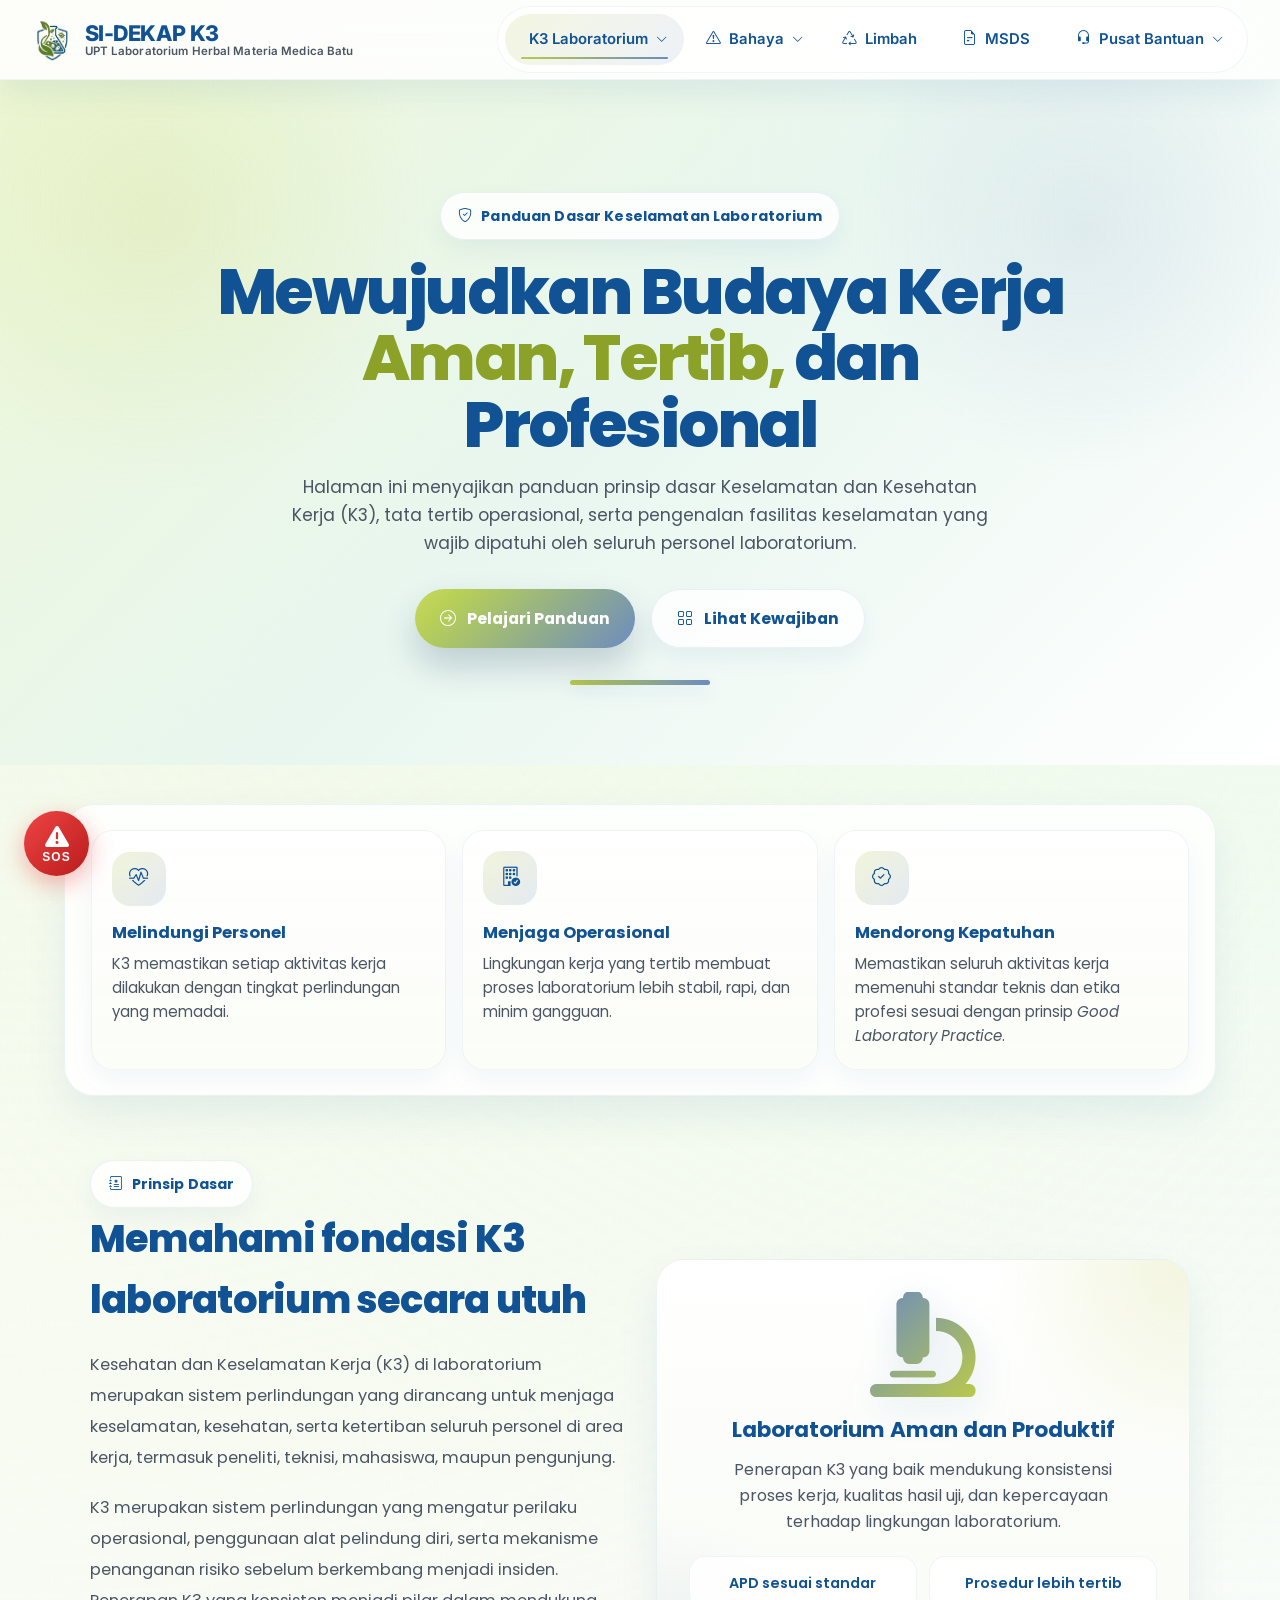
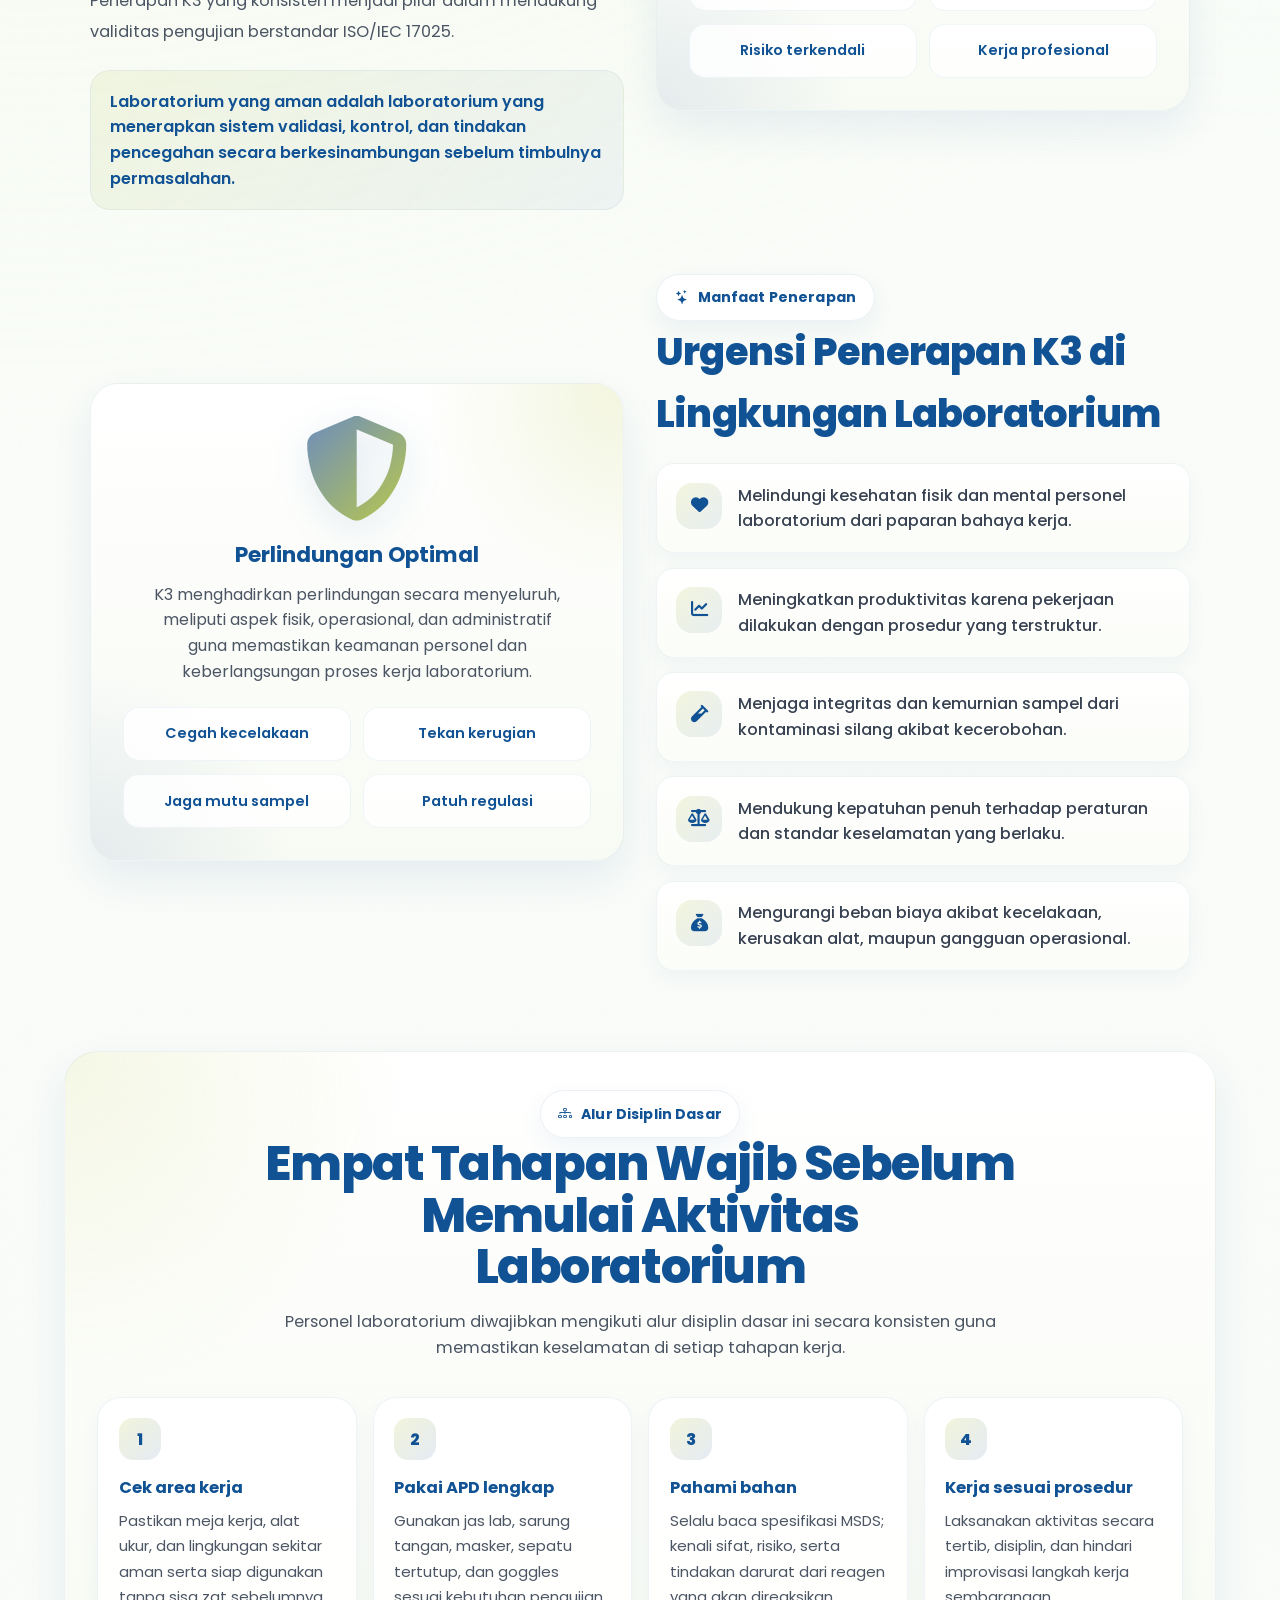
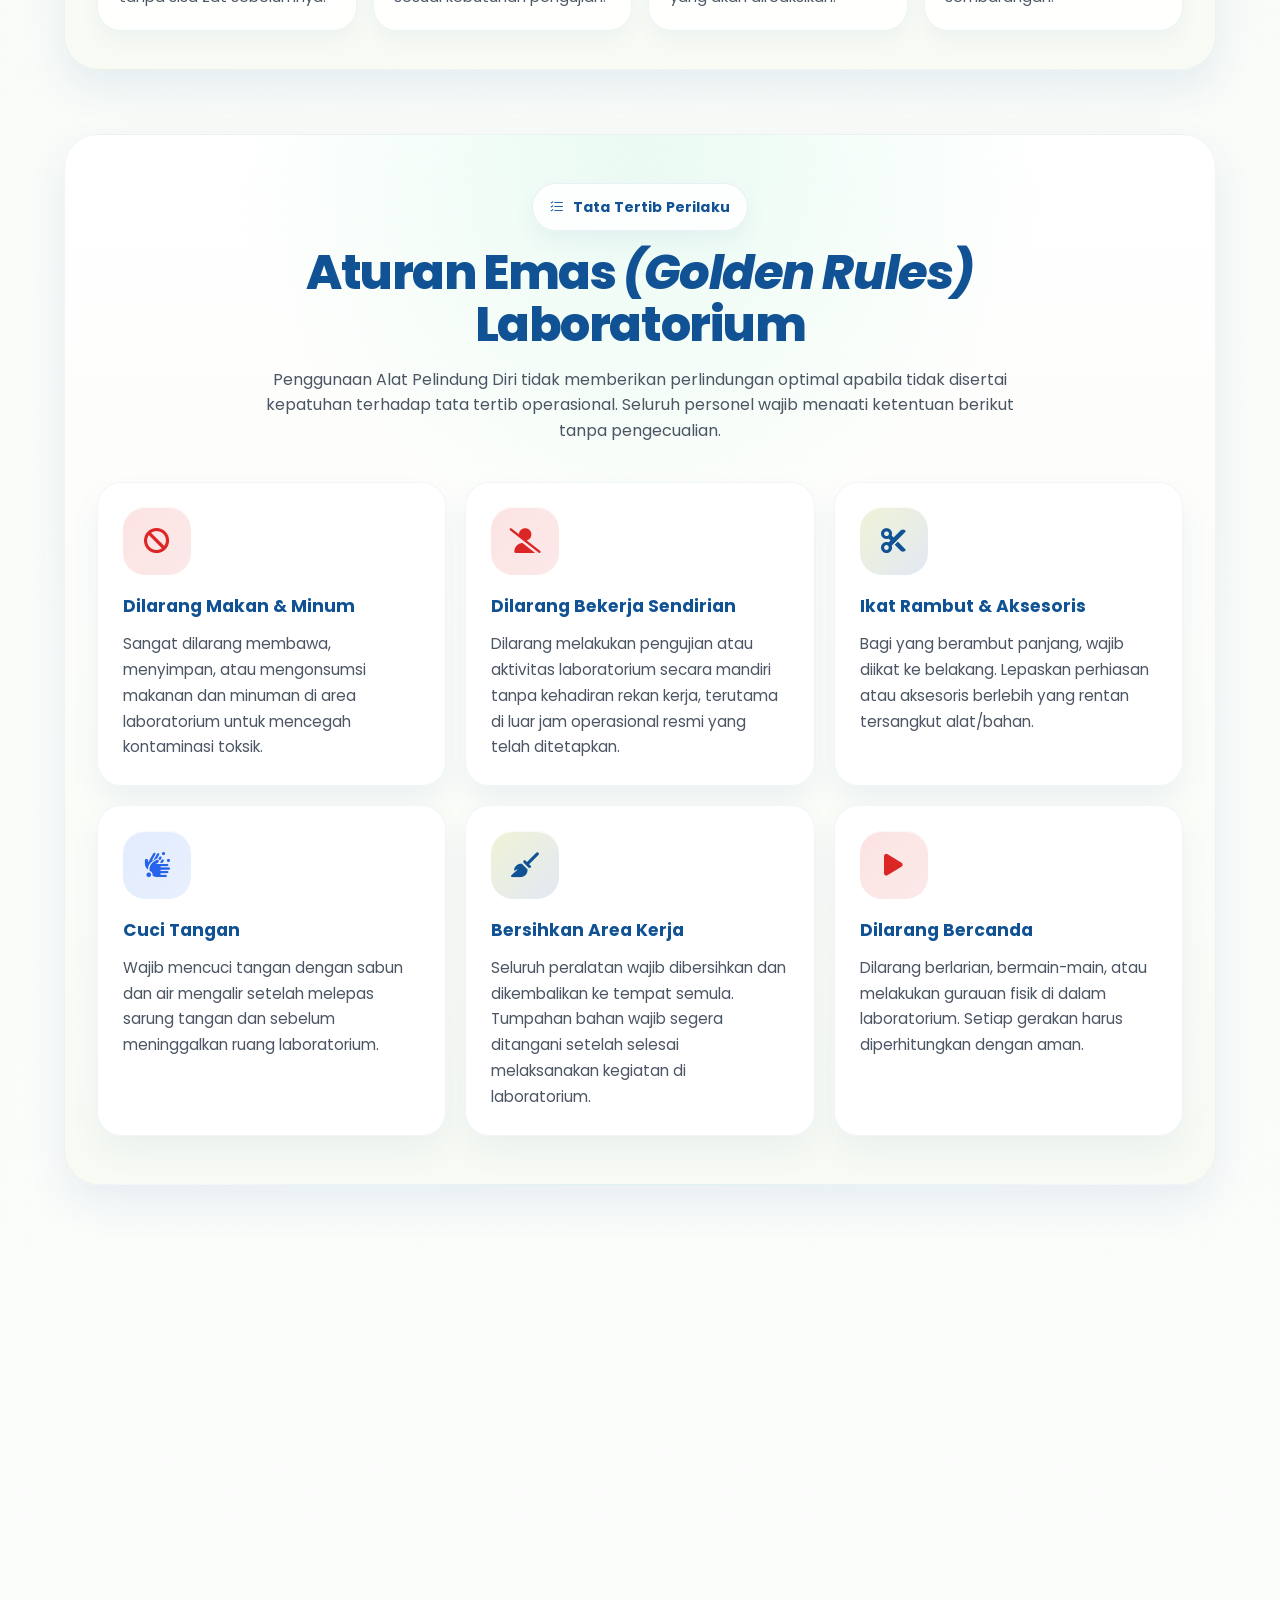
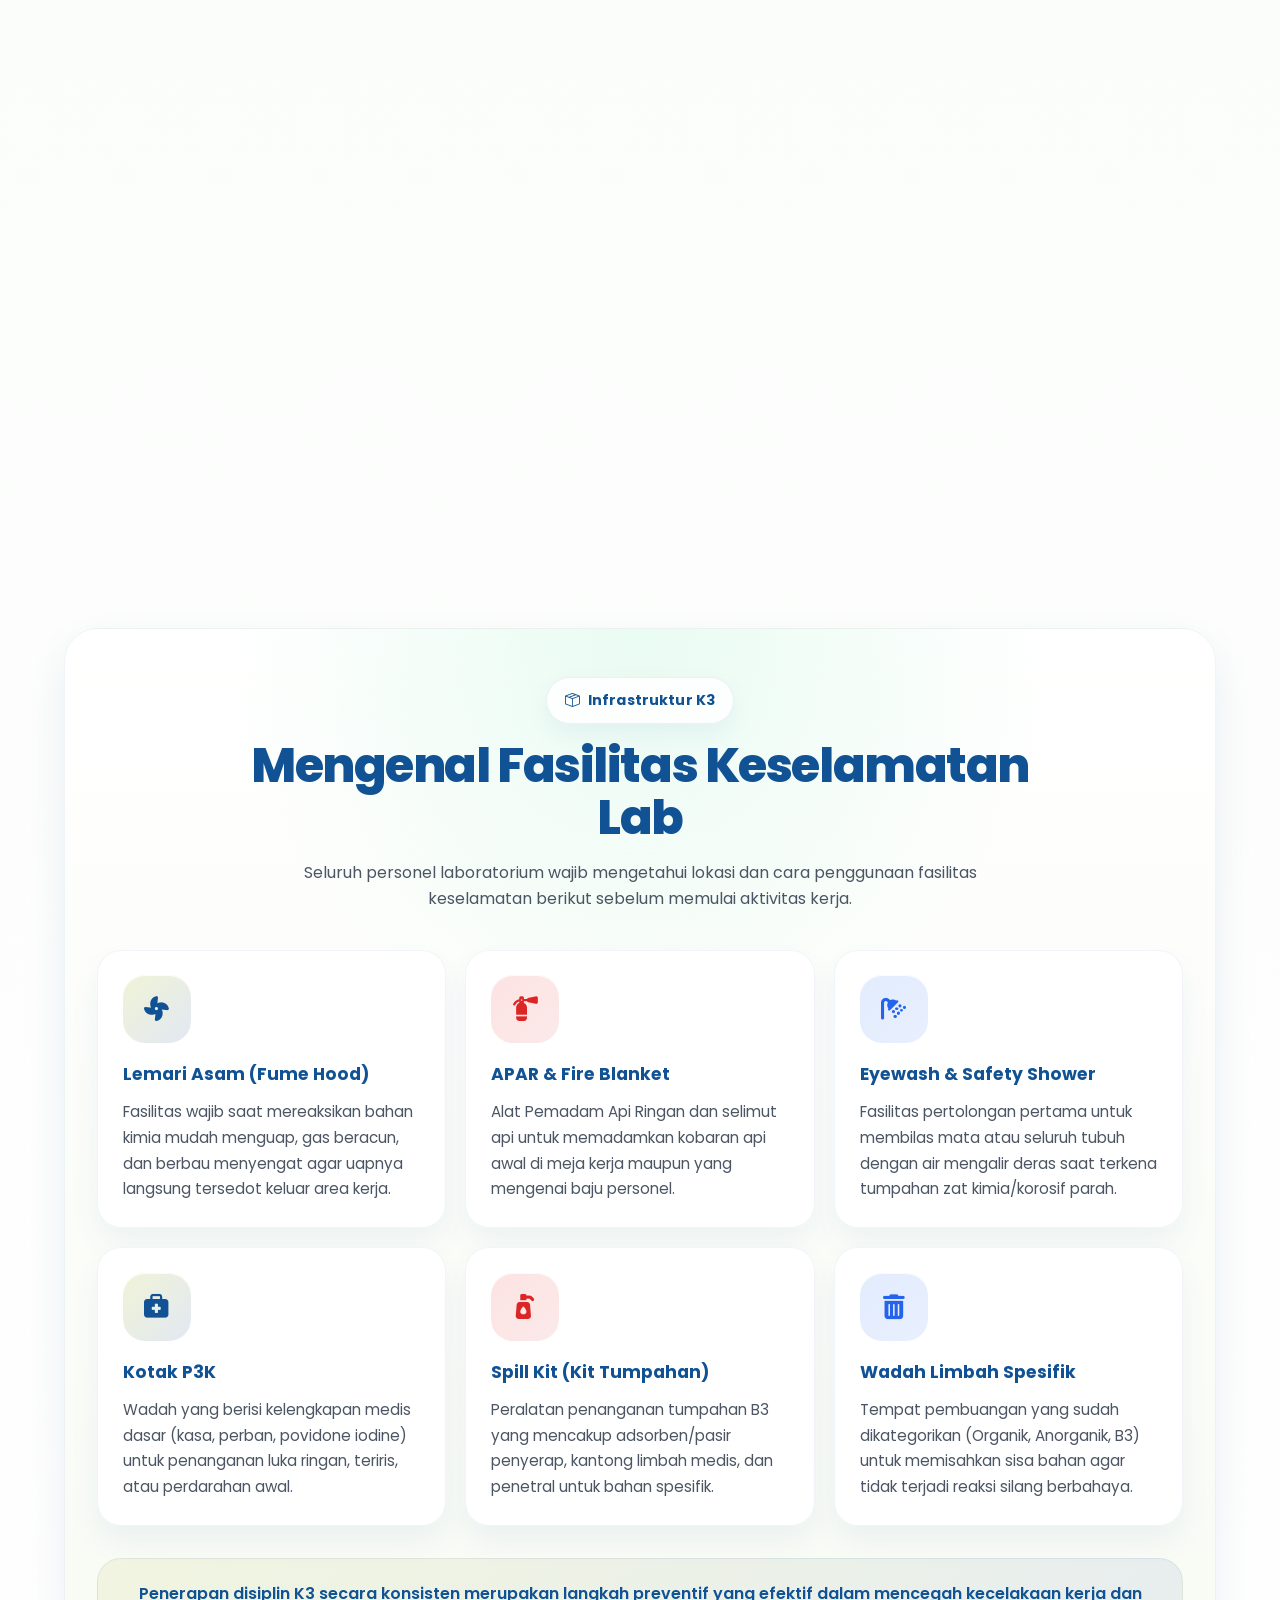
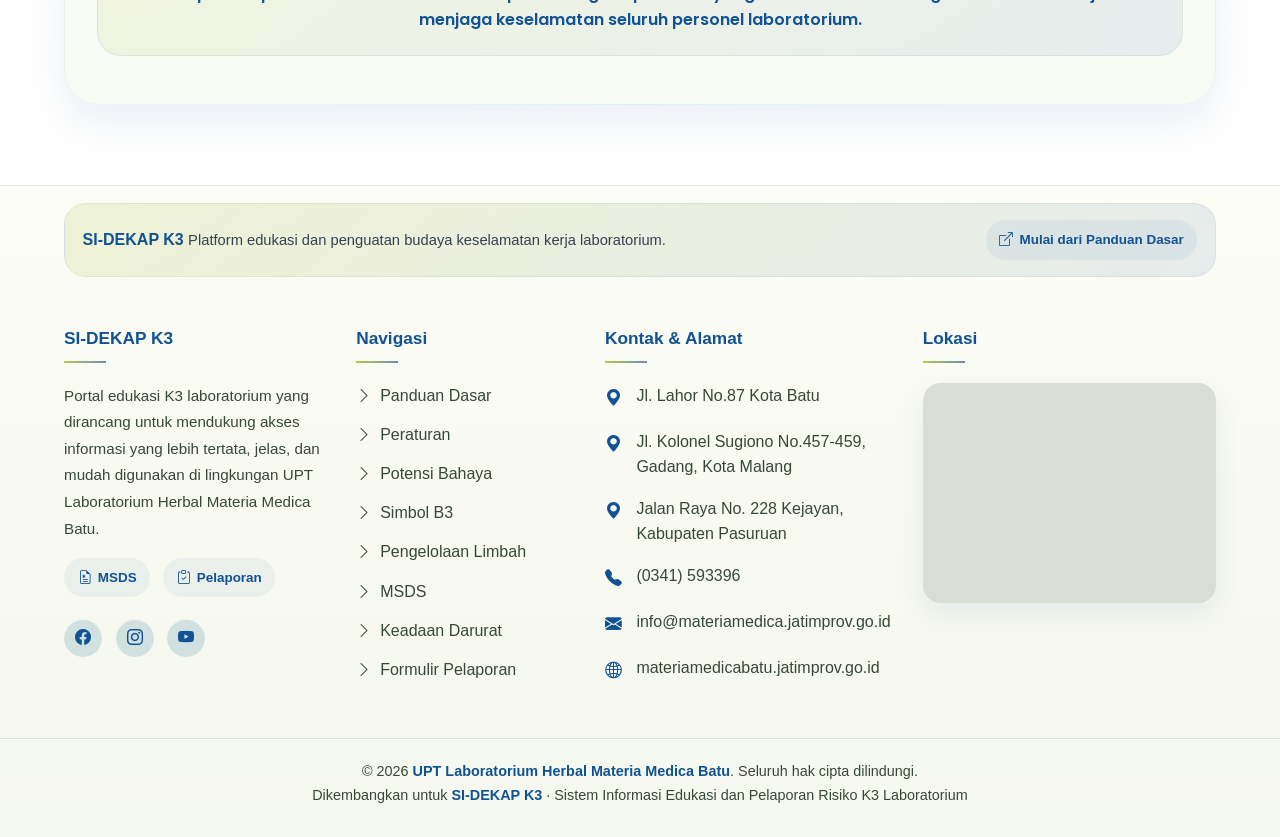
<file: k3.html>
<!doctype html>
<html lang="id">
  <head>
    <meta charset="UTF-8" />
    <meta name="viewport" content="width=device-width, initial-scale=1.0" />
    <title>Panduan K3 - SI-DEKAP Laboratorium</title>

    <link
      rel="stylesheet"
      href="https://cdnjs.cloudflare.com/ajax/libs/font-awesome/6.5.0/css/all.min.css"
    />
    <link
      href="https://cdn.jsdelivr.net/npm/bootstrap-icons@1.11.3/font/bootstrap-icons.css"
      rel="stylesheet"
    />
    <link
      href="https://fonts.googleapis.com/css2?family=Poppins:wght@400;500;600;700;800&display=swap"
      rel="stylesheet"
    />
    <link
      href="https://fonts.googleapis.com/css2?family=Inter:wght@400;500;600;700;800&display=swap"
      rel="stylesheet"
    />

    <link rel="stylesheet" href="header.css" />
    <link rel="stylesheet" href="footer.css" />

    <style>
      :root {
        --primary-blue: #bac94a;
        --teal: #6c8cbf;
        --bg-grad-start: #eef8d7;
        --bg-grad-end: #e8f6f0;
        --dark-blue: #105294;

        --gray-50: #fbfdf9;
        --gray-100: #f3f6ee;
        --gray-200: #e4ebdf;
        --gray-300: #d7dfd1;
        --gray-500: #6b7280;
        --gray-600: #4b5563;
        --gray-700: #374151;
        --white: #ffffff;

        --footer-bg: #fbfcf4;
        --footer-bottom: #d9ded5;
        --footer-text: #374836;
        --footer-heading: #105294;
        --footer-hover: #bac94a;

        --shadow-sm: 0 8px 20px rgba(16, 82, 148, 0.05);
        --shadow-md: 0 18px 40px rgba(16, 82, 148, 0.08);
        --shadow-lg: 0 28px 60px rgba(16, 82, 148, 0.12);

        --radius-lg: 24px;
        --radius-xl: 30px;
      }

      * {
        margin: 0;
        padding: 0;
        box-sizing: border-box;
      }

      html {
        scroll-behavior: smooth;
      }

      body {
        font-family: "Poppins", sans-serif;
        color: #333;
        overflow-x: hidden;
        background:
          radial-gradient(
            circle at top left,
            rgba(234, 246, 205, 0.48),
            transparent 28%
          ),
          radial-gradient(
            circle at top right,
            rgba(207, 247, 228, 0.36),
            transparent 24%
          ),
          linear-gradient(180deg, #fbfdf9 0%, #f8fbf8 42%, #ffffff 100%);
        line-height: 1.6;
        min-height: 100vh;
        display: flex;
        flex-direction: column;
      }

      .container {
        max-width: 1200px;
        margin: 0 auto;
        padding-left: 1.5rem;
        padding-right: 1.5rem;
      }

      .section-label {
        display: inline-flex;
        align-items: center;
        gap: 0.55rem;
        padding: 0.72rem 1.1rem;
        border-radius: 999px;
        background: rgba(255, 255, 255, 0.82);
        border: 1px solid rgba(16, 82, 148, 0.08);
        box-shadow: 0 10px 25px rgba(16, 82, 148, 0.06);
        color: var(--dark-blue);
        font-size: 0.88rem;
        font-weight: 700;
        letter-spacing: 0.01em;
      }

      .section-heading {
        font-size: clamp(2rem, 3.8vw, 3rem);
        line-height: 1.08;
        color: var(--dark-blue);
        font-weight: 800;
        letter-spacing: -0.03em;
      }

      .section-subtitle {
        color: var(--gray-600);
        font-size: 1.02rem;
        max-width: 720px;
        margin: 1rem auto 0;
      }

      .reveal {
        opacity: 0;
        transform: translateY(24px);
        transition:
          opacity 0.8s ease,
          transform 0.8s ease;
      }

      .reveal.show {
        opacity: 1;
        transform: translateY(0);
      }

      .scroll-progress {
        position: fixed;
        top: 0;
        left: 0;
        width: 0%;
        height: 4px;
        background: linear-gradient(90deg, var(--primary-blue), var(--teal));
        z-index: 1200;
        box-shadow: 0 2px 10px rgba(16, 82, 148, 0.18);
      }

      /* =============================
         HERO CLEAN PREMIUM
         ============================= */
      .k3-hero {
        position: relative;
        overflow: hidden;
        padding: 7rem 0 5rem;
        background:
          radial-gradient(
            circle at 12% 20%,
            rgba(186, 201, 74, 0.16),
            transparent 22%
          ),
          radial-gradient(
            circle at 85% 22%,
            rgba(108, 140, 191, 0.12),
            transparent 20%
          ),
          linear-gradient(
            135deg,
            rgba(238, 248, 215, 0.95) 0%,
            rgba(232, 246, 240, 0.95) 48%,
            rgba(255, 255, 255, 1) 100%
          );
      }

      .k3-hero::before {
        content: "";
        position: absolute;
        inset: 0;
        background-image:
          linear-gradient(rgba(255, 255, 255, 0.32) 1px, transparent 1px),
          linear-gradient(90deg, rgba(255, 255, 255, 0.32) 1px, transparent 1px);
        background-size: 42px 42px;
        mask-image: linear-gradient(
          to bottom,
          rgba(0, 0, 0, 0.35),
          transparent 90%
        );
        opacity: 0.45;
        pointer-events: none;
      }

      .hero-inner {
        position: relative;
        z-index: 1;
        max-width: 900px;
        margin: 0 auto;
        text-align: center;
      }

      .hero-copy h1 {
        font-size: clamp(2.6rem, 5vw, 4.6rem);
        line-height: 1.04;
        font-weight: 800;
        margin: 1.2rem 0 1rem;
        letter-spacing: -0.04em;
        color: var(--dark-blue);
      }

      .hero-copy h1 .accent {
        color: #8ca127;
      }

      .hero-copy p {
        font-size: 1.08rem;
        color: var(--gray-600);
        max-width: 720px;
        margin: 0 auto 2rem;
      }

      .hero-actions {
        display: flex;
        justify-content: center;
        flex-wrap: wrap;
        gap: 1rem;
      }

      .cta-button {
        display: inline-flex;
        align-items: center;
        justify-content: center;
        gap: 0.7rem;
        padding: 1rem 1.55rem;
        border-radius: 999px;
        text-decoration: none;
        font-weight: 700;
        font-size: 0.98rem;
        cursor: pointer;
        transition:
          transform 0.28s ease,
          box-shadow 0.28s ease,
          background 0.28s ease;
        border: none;
      }

      .cta-button.primary {
        background: linear-gradient(
          135deg,
          #c9d95c 0%,
          #b7cf57 18%,
          #6c8cbf 100%
        );
        color: var(--white);
        box-shadow: 0 18px 35px rgba(12, 44, 82, 0.2);
      }

      .cta-button.primary:hover {
        transform: translateY(-3px);
        box-shadow: 0 22px 42px rgba(12, 44, 82, 0.28);
      }

      .cta-button.secondary {
        background: rgba(255, 255, 255, 0.82);
        color: var(--dark-blue);
        border: 1px solid rgba(16, 82, 148, 0.08);
        box-shadow: 0 10px 22px rgba(16, 82, 148, 0.06);
      }

      .cta-button.secondary:hover {
        transform: translateY(-3px);
      }

      .hero-divider {
        width: 140px;
        height: 5px;
        margin: 2rem auto 0;
        border-radius: 999px;
        background: linear-gradient(90deg, var(--primary-blue), var(--teal));
        box-shadow: 0 6px 18px rgba(16, 82, 148, 0.12);
      }

      /* =============================
         INTRO CARDS
         ============================= */
      .content-section {
        padding: 4rem 0 2rem;
      }

      .glass-panel {
        background: rgba(255, 255, 255, 0.84);
        border: 1px solid rgba(16, 82, 148, 0.07);
        box-shadow: var(--shadow-md);
        border-radius: var(--radius-xl);
        backdrop-filter: blur(16px);
      }

      .intro-panel {
        padding: 1.6rem;
        margin-top: -1.6rem;
        position: relative;
        z-index: 2;
      }

      .intro-grid {
        display: grid;
        grid-template-columns: repeat(3, minmax(0, 1fr));
        gap: 1rem;
      }

      .intro-card {
        padding: 1.25rem;
        border-radius: 22px;
        background: linear-gradient(
          180deg,
          rgba(255, 255, 255, 0.98),
          rgba(251, 253, 247, 0.96)
        );
        border: 1px solid rgba(16, 82, 148, 0.06);
        box-shadow: 0 10px 24px rgba(16, 82, 148, 0.05);
        transition:
          transform 0.25s ease,
          box-shadow 0.25s ease;
      }

      .intro-card:hover {
        transform: translateY(-5px);
        box-shadow: 0 16px 28px rgba(16, 82, 148, 0.08);
      }

      .intro-card .icon {
        width: 54px;
        height: 54px;
        border-radius: 18px;
        display: inline-flex;
        align-items: center;
        justify-content: center;
        margin-bottom: 0.9rem;
        background: linear-gradient(
          135deg,
          rgba(186, 201, 74, 0.2),
          rgba(108, 140, 191, 0.18)
        );
        color: var(--dark-blue);
        font-size: 1.2rem;
      }

      .intro-card h3 {
        color: var(--dark-blue);
        font-size: 1.02rem;
        margin-bottom: 0.4rem;
      }

      .intro-card p {
        color: var(--gray-600);
        font-size: 0.94rem;
      }

      /* =============================
         MAIN CONTENT
         ============================= */
      .two-column {
        display: grid;
        grid-template-columns: 1fr 1fr;
        gap: 2rem;
        align-items: center;
        max-width: 1100px;
        margin: 4rem auto 0;
      }

      .text-content h2 {
        color: var(--dark-blue);
        font-size: clamp(1.85rem, 3vw, 2.5rem);
        margin-bottom: 1.2rem;
        font-weight: 800;
        letter-spacing: -0.02em;
      }

      .text-content p {
        color: var(--gray-600);
        line-height: 1.9;
        margin-bottom: 1.2rem;
        font-size: 1.02rem;
      }

      .accent-note {
        margin-top: 1.4rem;
        padding: 1.1rem 1.2rem;
        border-radius: 20px;
        background: linear-gradient(
          135deg,
          rgba(186, 201, 74, 0.12),
          rgba(108, 140, 191, 0.08)
        );
        border: 1px solid rgba(16, 82, 148, 0.06);
        color: var(--dark-blue);
        font-weight: 600;
      }

      .illustration-box {
        position: relative;
        background: linear-gradient(180deg, #ffffff 0%, #f8fbf4 100%);
        border: 1px solid rgba(16, 82, 148, 0.07);
        border-radius: 28px;
        min-height: 390px;
        padding: 2rem;
        overflow: hidden;
        box-shadow: var(--shadow-md);
      }

      .illustration-box::before {
        content: "";
        position: absolute;
        inset: 0;
        background:
          radial-gradient(
            circle at top right,
            rgba(186, 201, 74, 0.18),
            transparent 28%
          ),
          radial-gradient(
            circle at bottom left,
            rgba(108, 140, 191, 0.14),
            transparent 28%
          );
        pointer-events: none;
      }

      .illustration-content {
        position: relative;
        z-index: 1;
        height: 100%;
        display: flex;
        flex-direction: column;
        justify-content: center;
        align-items: center;
        text-align: center;
      }

      .lab-icon-large {
        font-size: 6.6rem;
        background: -webkit-linear-gradient(
          135deg,
          var(--primary-blue),
          var(--teal)
        );
        -webkit-background-clip: text;
        background-clip: text;
        -webkit-text-fill-color: transparent;
        margin-bottom: 1rem;
        filter: drop-shadow(2px 10px 18px rgba(16, 82, 148, 0.12));
      }

      .illustration-content h3 {
        color: var(--dark-blue);
        font-size: 1.35rem;
        margin-bottom: 0.6rem;
      }

      .illustration-content p {
        color: var(--gray-600);
        max-width: 420px;
      }

      .mini-points {
        display: grid;
        grid-template-columns: 1fr 1fr;
        gap: 0.8rem;
        width: 100%;
        margin-top: 1.4rem;
      }

      .mini-point {
        padding: 0.92rem 1rem;
        border-radius: 16px;
        background: rgba(255, 255, 255, 0.82);
        border: 1px solid rgba(16, 82, 148, 0.06);
        font-size: 0.9rem;
        color: var(--dark-blue);
        font-weight: 600;
      }

      .benefits-list {
        list-style: none;
        padding: 0;
        display: grid;
        gap: 0.9rem;
      }

      .benefits-list li {
        display: flex;
        align-items: flex-start;
        gap: 1rem;
        padding: 1.15rem 1.2rem;
        background: linear-gradient(180deg, #ffffff, #fbfdf8);
        border-radius: 18px;
        border: 1px solid rgba(16, 82, 148, 0.06);
        color: var(--dark-blue);
        transition:
          transform 0.25s ease,
          box-shadow 0.25s ease,
          border-color 0.25s ease;
        box-shadow: 0 8px 20px rgba(16, 82, 148, 0.04);
      }

      .benefits-list li:hover {
        transform: translateY(-4px);
        box-shadow: 0 15px 30px rgba(16, 82, 148, 0.08);
        border-color: rgba(16, 82, 148, 0.12);
      }

      .benefits-list i {
        flex-shrink: 0;
        width: 46px;
        height: 46px;
        border-radius: 16px;
        display: inline-flex;
        align-items: center;
        justify-content: center;
        color: var(--dark-blue);
        background: linear-gradient(
          135deg,
          rgba(186, 201, 74, 0.18),
          rgba(108, 140, 191, 0.14)
        );
        font-size: 1.08rem;
      }

      .benefits-list span {
        color: var(--gray-700);
        font-weight: 500;
        line-height: 1.6;
      }

      /* =============================
         STEPS
         ============================= */
      .steps-section {
        padding: 3rem 0 1rem;
      }

      .steps-shell {
        background:
          radial-gradient(
            circle at top left,
            rgba(186, 201, 74, 0.14),
            transparent 26%
          ),
          linear-gradient(180deg, #ffffff 0%, #f8fbf4 100%);
        border: 1px solid rgba(16, 82, 148, 0.06);
        border-radius: 34px;
        padding: 2.4rem 2rem;
        box-shadow: var(--shadow-md);
      }

      .steps-header {
        text-align: center;
        max-width: 760px;
        margin: 0 auto 2.2rem;
      }

      .steps-grid {
        display: grid;
        grid-template-columns: repeat(4, minmax(0, 1fr));
        gap: 1rem;
      }

      .step-card {
        background: rgba(255, 255, 255, 0.9);
        border: 1px solid rgba(16, 82, 148, 0.07);
        border-radius: 24px;
        padding: 1.3rem;
        box-shadow: var(--shadow-sm);
        transition:
          transform 0.25s ease,
          box-shadow 0.25s ease;
      }

      .step-card:hover {
        transform: translateY(-5px);
        box-shadow: 0 18px 32px rgba(16, 82, 148, 0.1);
      }

      .step-number {
        width: 42px;
        height: 42px;
        border-radius: 14px;
        display: inline-flex;
        align-items: center;
        justify-content: center;
        font-weight: 800;
        color: var(--dark-blue);
        background: linear-gradient(
          135deg,
          rgba(186, 201, 74, 0.2),
          rgba(108, 140, 191, 0.18)
        );
        margin-bottom: 0.9rem;
      }

      .step-card h3 {
        color: var(--dark-blue);
        font-size: 1.02rem;
        margin-bottom: 0.45rem;
      }

      .step-card p {
        color: var(--gray-600);
        font-size: 0.93rem;
        line-height: 1.7;
      }

      /* =============================
         RULES & OBLIGATIONS
         ============================= */
      .obligations-section {
        padding: 3rem 0 3rem;
      }

      .obligations-shell {
        background:
          radial-gradient(
            circle at top center,
            rgba(207, 247, 228, 0.45),
            transparent 34%
          ),
          linear-gradient(180deg, #ffffff 0%, #f8fbf4 100%);
        border: 1px solid rgba(16, 82, 148, 0.06);
        border-radius: 34px;
        padding: 3rem 2rem;
        box-shadow: var(--shadow-md);
      }

      .obligations-header {
        text-align: center;
        max-width: 780px;
        margin: 0 auto 2.4rem;
      }

      .obligations-header .section-label {
        margin-bottom: 1rem;
      }

      .obligations-header p {
        color: var(--gray-600);
        margin-top: 1rem;
      }

      .obligations-grid {
        display: grid;
        grid-template-columns: repeat(3, minmax(240px, 1fr));
        gap: 1.2rem;
      }

      .obligation-card {
        position: relative;
        background: rgba(255, 255, 255, 0.92);
        padding: 1.55rem;
        border-radius: 24px;
        box-shadow: 0 16px 30px rgba(16, 82, 148, 0.06);
        transition:
          transform 0.28s ease,
          box-shadow 0.28s ease,
          border-color 0.28s ease;
        border: 1px solid rgba(16, 82, 148, 0.06);
        overflow: hidden;
      }

      .obligation-card::before {
        content: "";
        position: absolute;
        inset: 0 0 auto 0;
        height: 4px;
        background: linear-gradient(90deg, var(--primary-blue), var(--teal));
        opacity: 0;
        transition: opacity 0.25s ease;
      }

      .obligation-card:hover {
        transform: translateY(-8px);
        box-shadow: 0 24px 46px rgba(16, 82, 148, 0.1);
        border-color: rgba(16, 82, 148, 0.12);
      }

      .obligation-card:hover::before {
        opacity: 1;
      }

      .obligation-icon {
        width: 68px;
        height: 68px;
        border-radius: 22px;
        display: inline-flex;
        align-items: center;
        justify-content: center;
        margin-bottom: 1.1rem;
        background: linear-gradient(
          135deg,
          rgba(186, 201, 74, 0.22),
          rgba(108, 140, 191, 0.2)
        );
        color: var(--dark-blue);
        font-size: 1.55rem;
        box-shadow: inset 0 1px 0 rgba(255, 255, 255, 0.8);
      }

      .icon-red {
        background: linear-gradient(
          135deg,
          rgba(239, 68, 68, 0.15),
          rgba(220, 38, 38, 0.1)
        );
        color: #dc2626;
      }

      .icon-blue {
        background: linear-gradient(
          135deg,
          rgba(59, 130, 246, 0.15),
          rgba(37, 99, 235, 0.1)
        );
        color: #2563eb;
      }

      .obligation-card h3 {
        color: var(--dark-blue);
        margin-bottom: 0.65rem;
        font-weight: 700;
        font-size: 1.08rem;
      }

      .obligation-card p {
        color: var(--gray-600);
        font-size: 0.95rem;
        line-height: 1.7;
      }

      .closing-banner {
        margin-top: 2rem;
        padding: 1.4rem 1.5rem;
        border-radius: 24px;
        background: linear-gradient(
          135deg,
          rgba(186, 201, 74, 0.12),
          rgba(108, 140, 191, 0.12)
        );
        border: 1px solid rgba(16, 82, 148, 0.08);
        color: var(--dark-blue);
        text-align: center;
        font-weight: 600;
      }

      /* =============================
         FACILITIES
         ============================= */
      .facility-section {
        padding: 1rem 0 5rem;
      }

      /* =============================
         BACK TO TOP
         ============================= */
      .back-to-top {
        position: fixed;
        right: 18px;
        bottom: 18px;
        width: 52px;
        height: 52px;
        border-radius: 18px;
        border: none;
        cursor: pointer;
        display: inline-flex;
        align-items: center;
        justify-content: center;
        background: linear-gradient(135deg, #c9d95c 0%, #6c8cbf 100%);
        color: var(--white);
        box-shadow: 0 18px 34px rgba(16, 82, 148, 0.2);
        opacity: 0;
        visibility: hidden;
        transform: translateY(10px);
        transition: all 0.28s ease;
        z-index: 1100;
      }

      .back-to-top.show {
        opacity: 1;
        visibility: visible;
        transform: translateY(0);
      }

      .back-to-top:hover {
        transform: translateY(-4px);
      }

      /* =============================
         RESPONSIVE
         ============================= */
      @media (max-width: 1100px) {
        .two-column {
          grid-template-columns: 1fr;
        }

        .intro-grid,
        .steps-grid {
          grid-template-columns: repeat(2, minmax(0, 1fr));
        }

        .obligations-grid {
          grid-template-columns: repeat(2, minmax(240px, 1fr));
        }
      }

      @media (max-width: 768px) {
        .k3-hero {
          padding: 5.8rem 0 4.4rem;
        }

        .hero-actions {
          flex-direction: column;
          align-items: stretch;
          max-width: 380px;
          margin-left: auto;
          margin-right: auto;
        }

        .cta-button {
          width: 100%;
        }

        .intro-grid,
        .steps-grid,
        .obligations-grid,
        .mini-points {
          grid-template-columns: 1fr;
        }

        .steps-shell,
        .obligations-shell {
          padding: 2rem 1.2rem;
          border-radius: 26px;
        }

        .back-to-top {
          width: 48px;
          height: 48px;
          right: 14px;
          bottom: 14px;
        }
      }
    </style>
  </head>
  <body>
    <div class="scroll-progress" id="scrollProgress"></div>

    <div id="header-placeholder"></div>

    <section class="k3-hero">
      <div class="container">
        <div class="hero-inner">
          <div class="hero-copy reveal">
            <span class="section-label">
              <i class="bi bi-shield-check"></i>
              Panduan Dasar Keselamatan Laboratorium
            </span>

            <h1>
              Mewujudkan Budaya Kerja
              <span class="accent">Aman, Tertib,</span>
              dan Profesional
            </h1>

            <p>
              Halaman ini menyajikan panduan prinsip dasar Keselamatan dan Kesehatan
              Kerja (K3), tata tertib operasional, serta pengenalan fasilitas
              keselamatan yang wajib dipatuhi oleh seluruh personel laboratorium.
            </p>

            <div class="hero-actions">
              <a href="#prinsip-k3" class="cta-button primary">
                <i class="bi bi-arrow-right-circle"></i>
                Pelajari Panduan
              </a>
              <a href="#kewajiban" class="cta-button secondary">
                <i class="bi bi-grid"></i>
                Lihat Kewajiban
              </a>
            </div>

            <div class="hero-divider"></div>
          </div>
        </div>
      </div>
    </section>

    <section class="content-section" id="prinsip-k3">
      <div class="container">
        <div class="intro-panel glass-panel reveal">
          <div class="intro-grid">
            <div class="intro-card">
              <div class="icon">
                <i class="bi bi-heart-pulse"></i>
              </div>
              <h3>Melindungi Personel</h3>
              <p>
                K3 memastikan setiap aktivitas kerja dilakukan dengan tingkat
                perlindungan yang memadai.
              </p>
            </div>

            <div class="intro-card">
              <div class="icon">
                <i class="bi bi-building-check"></i>
              </div>
              <h3>Menjaga Operasional</h3>
              <p>
                Lingkungan kerja yang tertib membuat proses laboratorium lebih
                stabil, rapi, dan minim gangguan.
              </p>
            </div>

            <div class="intro-card">
              <div class="icon">
                <i class="bi bi-patch-check"></i>
              </div>
              <h3>Mendorong Kepatuhan</h3>
              <p>
                Memastikan seluruh aktivitas kerja memenuhi standar teknis dan etika
                profesi sesuai dengan prinsip <i>Good Laboratory Practice</i>.
              </p>
            </div>
          </div>
        </div>

        <div class="two-column reveal">
          <div class="text-content">
            <span class="section-label">
              <i class="bi bi-journal-medical"></i>
              Prinsip Dasar
            </span>
            <h2>Memahami fondasi K3 laboratorium secara utuh</h2>
            <p>
              Kesehatan dan Keselamatan Kerja (K3) di laboratorium merupakan
              sistem perlindungan yang dirancang untuk menjaga keselamatan,
              kesehatan, serta ketertiban seluruh personel di area kerja,
              termasuk peneliti, teknisi, mahasiswa, maupun pengunjung.
            </p>
            <p>
              K3 merupakan sistem perlindungan yang mengatur perilaku operasional,
              penggunaan alat pelindung diri, serta mekanisme penanganan risiko
              sebelum berkembang menjadi insiden. Penerapan K3 yang konsisten
              menjadi pilar dalam mendukung validitas pengujian berstandar ISO/IEC 17025.
            </p>
            <div class="accent-note">
              Laboratorium yang aman adalah laboratorium yang menerapkan sistem
              validasi, kontrol, dan tindakan pencegahan secara berkesinambungan
              sebelum timbulnya permasalahan.
            </div>
          </div>

          <div class="illustration-box">
            <div class="illustration-content">
              <i class="fas fa-microscope lab-icon-large"></i>
              <h3>Laboratorium Aman dan Produktif</h3>
              <p>
                Penerapan K3 yang baik mendukung konsistensi proses kerja,
                kualitas hasil uji, dan kepercayaan terhadap lingkungan
                laboratorium.
              </p>

              <div class="mini-points">
                <div class="mini-point">APD sesuai standar</div>
                <div class="mini-point">Prosedur lebih tertib</div>
                <div class="mini-point">Risiko terkendali</div>
                <div class="mini-point">Kerja profesional</div>
              </div>
            </div>
          </div>
        </div>

        <div class="two-column reveal" id="manfaat-k3">
          <div class="illustration-box">
            <div class="illustration-content">
              <i class="fas fa-shield-alt lab-icon-large"></i>
              <h3>Perlindungan Optimal</h3>
              <p>
                K3 menghadirkan perlindungan secara menyeluruh, meliputi aspek
                fisik, operasional, dan administratif guna memastikan keamanan
                personel dan keberlangsungan proses kerja laboratorium.
              </p>

              <div class="mini-points">
                <div class="mini-point">Cegah kecelakaan</div>
                <div class="mini-point">Tekan kerugian</div>
                <div class="mini-point">Jaga mutu sampel</div>
                <div class="mini-point">Patuh regulasi</div>
              </div>
            </div>
          </div>

          <div class="text-content">
            <span class="section-label">
              <i class="bi bi-stars"></i>
              Manfaat Penerapan
            </span>
            <h2>Urgensi Penerapan K3 di Lingkungan Laboratorium</h2>

            <ul class="benefits-list">
              <li>
                <i class="fas fa-heart"></i>
                <span
                  >Melindungi kesehatan fisik dan mental personel laboratorium
                  dari paparan bahaya kerja.</span
                >
              </li>
              <li>
                <i class="fas fa-chart-line"></i>
                <span
                  >Meningkatkan produktivitas karena pekerjaan dilakukan dengan
                  prosedur yang terstruktur.</span
                >
              </li>
              <li>
                <i class="fas fa-vial"></i>
                <span
                  >Menjaga integritas dan kemurnian sampel dari kontaminasi
                  silang akibat kecerobohan.</span
                >
              </li>
              <li>
                <i class="fas fa-balance-scale"></i>
                <span
                  >Mendukung kepatuhan penuh terhadap peraturan dan standar
                  keselamatan yang berlaku.</span
                >
              </li>
              <li>
                <i class="fas fa-sack-dollar"></i>
                <span
                  >Mengurangi beban biaya akibat kecelakaan, kerusakan alat,
                  maupun gangguan operasional.</span
                >
              </li>
            </ul>
          </div>
        </div>
      </div>
    </section>

    <section class="steps-section" id="alur-k3">
      <div class="container">
        <div class="steps-shell reveal">
          <div class="steps-header">
            <span class="section-label">
              <i class="bi bi-diagram-3"></i>
              Alur Disiplin Dasar
            </span>
            <h2 class="section-heading">
              Empat Tahapan Wajib Sebelum Memulai Aktivitas Laboratorium
            </h2>
            <p class="section-subtitle">
              Personel laboratorium diwajibkan mengikuti alur disiplin dasar ini
              secara konsisten guna memastikan keselamatan di setiap tahapan kerja.
            </p>
          </div>

          <div class="steps-grid">
            <div class="step-card">
              <div class="step-number">1</div>
              <h3>Cek area kerja</h3>
              <p>
                Pastikan meja kerja, alat ukur, dan lingkungan sekitar aman
                serta siap digunakan tanpa sisa zat sebelumnya.
              </p>
            </div>
            <div class="step-card">
              <div class="step-number">2</div>
              <h3>Pakai APD lengkap</h3>
              <p>
                Gunakan jas lab, sarung tangan, masker, sepatu tertutup, dan
                goggles sesuai kebutuhan pengujian.
              </p>
            </div>
            <div class="step-card">
              <div class="step-number">3</div>
              <h3>Pahami bahan</h3>
              <p>
                Selalu baca spesifikasi MSDS; kenali sifat, risiko, serta
                tindakan darurat dari reagen yang akan direaksikan.
              </p>
            </div>
            <div class="step-card">
              <div class="step-number">4</div>
              <h3>Kerja sesuai prosedur</h3>
              <p>
                Laksanakan aktivitas secara tertib, disiplin, dan hindari
                improvisasi langkah kerja sembarangan.
              </p>
            </div>
          </div>
        </div>
      </div>
    </section>

    <section class="obligations-section" id="tata-tertib">
      <div class="container">
        <div class="obligations-shell reveal">
          <div class="obligations-header">
            <span class="section-label">
              <i class="bi bi-list-check"></i>
              Tata Tertib Perilaku
            </span>
            <h2 class="section-heading">
              Aturan Emas <i>(Golden Rules)</i> Laboratorium
            </h2>
            <p>
              Penggunaan Alat Pelindung Diri tidak memberikan perlindungan optimal
              apabila tidak disertai kepatuhan terhadap tata tertib operasional.
              Seluruh personel wajib menaati ketentuan berikut tanpa pengecualian.
            </p>
          </div>

          <div class="obligations-grid">
            <div class="obligation-card">
              <div class="obligation-icon icon-red">
                <i class="fas fa-ban"></i>
              </div>
              <h3>Dilarang Makan & Minum</h3>
              <p>
                Sangat dilarang membawa, menyimpan, atau mengonsumsi makanan dan
                minuman di area laboratorium untuk mencegah kontaminasi toksik.
              </p>
            </div>

            <div class="obligation-card">
              <div class="obligation-icon icon-red">
                <i class="fas fa-user-slash"></i>
              </div>
              <h3>Dilarang Bekerja Sendirian</h3>
              <p>
                Dilarang melakukan pengujian atau aktivitas laboratorium secara
                mandiri tanpa kehadiran rekan kerja, terutama di luar jam operasional
                resmi yang telah ditetapkan.
              </p>
            </div>

            <div class="obligation-card">
              <div class="obligation-icon">
                <i class="fas fa-cut"></i>
              </div>
              <h3>Ikat Rambut & Aksesoris</h3>
              <p>
                Bagi yang berambut panjang, wajib diikat ke belakang. Lepaskan
                perhiasan atau aksesoris berlebih yang rentan tersangkut
                alat/bahan.
              </p>
            </div>

            <div class="obligation-card">
              <div class="obligation-icon icon-blue">
                <i class="fas fa-hands-wash"></i>
              </div>
              <h3>Cuci Tangan</h3>
              <p>
                Wajib mencuci tangan dengan sabun dan air mengalir setelah
                melepas sarung tangan dan sebelum meninggalkan ruang
                laboratorium.
              </p>
            </div>

            <div class="obligation-card">
              <div class="obligation-icon">
                <i class="fas fa-broom"></i>
              </div>
              <h3>Bersihkan Area Kerja</h3>
              <p>
                Seluruh peralatan wajib dibersihkan dan dikembalikan ke tempat
                semula. Tumpahan bahan wajib segera ditangani setelah selesai
                melaksanakan kegiatan di laboratorium.
              </p>
            </div>

            <div class="obligation-card">
              <div class="obligation-icon icon-red">
                <i class="fas fa-play"></i>
              </div>
              <h3>Dilarang Bercanda</h3>
              <p>
                Dilarang berlarian, bermain-main, atau melakukan gurauan fisik
                di dalam laboratorium. Setiap gerakan harus diperhitungkan
                dengan aman.
              </p>
            </div>
          </div>
        </div>
      </div>
    </section>

    <section class="obligations-section" id="kewajiban" style="padding-top: 0">
      <div class="container">
        <div class="obligations-shell reveal">
          <div class="obligations-header">
            <span class="section-label">
              <i class="bi bi-person-badge"></i>
              Perlengkapan Wajib
            </span>
            <h2 class="section-heading">Standar Alat Pelindung Diri (APD)</h2>
            <p>
              Setiap personel laboratorium wajib menggunakan perlindungan dasar
              berikut agar tubuh tidak terpapar bahaya kimiawi atau biologis.
            </p>
          </div>

          <div class="obligations-grid">
            <div class="obligation-card">
              <div class="obligation-icon">
                <i class="fas fa-flask"></i>
              </div>
              <h3>Memakai Jas Lab</h3>
              <p>
                Gunakan jas laboratorium yang bersih, tertutup, dan sesuai
                ukuran untuk melindungi pakaian dan kulit dari percikan bahan.
              </p>
            </div>

            <div class="obligation-card">
              <div class="obligation-icon">
                <i class="fas fa-hand-paper"></i>
              </div>
              <h3>Gunakan Sarung Tangan</h3>
              <p>
                Pilih sarung tangan sesuai karakter bahan yang digunakan (misal:
                nitril atau lateks) dan segera buang jika terkontaminasi.
              </p>
            </div>

            <div class="obligation-card">
              <div class="obligation-icon">
                <i class="fas fa-head-side-mask"></i>
              </div>
              <h3>Gunakan Masker</h3>
              <p>
                Lindungi saluran pernapasan saat bekerja dengan reagen serbuk
                atau bahan yang berpotensi menghasilkan uap/aerosol.
              </p>
            </div>

            <div class="obligation-card">
              <div class="obligation-icon">
                <i class="fas fa-shoe-prints"></i>
              </div>
              <h3>Sepatu Tertutup</h3>
              <p>
                Gunakan sepatu tertutup agar kaki terlindungi dari tumpahan
                bahan korosif, pecahan alat gelas, maupun benda berat.
              </p>
            </div>

            <div class="obligation-card">
              <div class="obligation-icon">
                <i class="fas fa-eye"></i>
              </div>
              <h3>Kacamata Pelindung</h3>
              <p>
                Gunakan <i>goggles</i> atau kacamata safety untuk meminimalkan
                risiko percikan zat asam/basa masuk langsung ke area mata.
              </p>
            </div>

            <div class="obligation-card">
              <div class="obligation-icon icon-blue">
                <i class="fas fa-book"></i>
              </div>
              <h3>Membaca MSDS</h3>
              <p>
                Pahami Lembar Data Keselamatan Bahan (MSDS) sebelum bekerja agar
                proses penanganan, penyimpanan, dan respons darurat dilakukan
                akurat.
              </p>
            </div>
          </div>
        </div>
      </div>
    </section>

    <section
      class="facility-section obligations-section"
      id="fasilitas"
      style="padding-top: 0"
    >
      <div class="container">
        <div class="obligations-shell reveal">
          <div class="obligations-header">
            <span class="section-label">
              <i class="bi bi-box-seam"></i>
              Infrastruktur K3
            </span>
            <h2 class="section-heading">Mengenal Fasilitas Keselamatan Lab</h2>
            <p>
              Seluruh personel laboratorium wajib mengetahui lokasi dan cara
              penggunaan fasilitas keselamatan berikut sebelum memulai aktivitas kerja.
            </p>
          </div>

          <div class="obligations-grid">
            <div class="obligation-card">
              <div class="obligation-icon">
                <i class="fas fa-тя"></i> <i class="fas fa-fan"></i>
              </div>
              <h3>Lemari Asam (Fume Hood)</h3>
              <p>
                Fasilitas wajib saat mereaksikan bahan kimia mudah menguap, gas
                beracun, dan berbau menyengat agar uapnya langsung tersedot
                keluar area kerja.
              </p>
            </div>

            <div class="obligation-card">
              <div class="obligation-icon icon-red">
                <i class="fas fa-fire-extinguisher"></i>
              </div>
              <h3>APAR & Fire Blanket</h3>
              <p>
                Alat Pemadam Api Ringan dan selimut api untuk memadamkan kobaran
                api awal di meja kerja maupun yang mengenai baju personel.
              </p>
            </div>

            <div class="obligation-card">
              <div class="obligation-icon icon-blue">
                <i class="fas fa-shower"></i>
              </div>
              <h3>Eyewash & Safety Shower</h3>
              <p>
                Fasilitas pertolongan pertama untuk membilas mata atau seluruh
                tubuh dengan air mengalir deras saat terkena tumpahan zat
                kimia/korosif parah.
              </p>
            </div>

            <div class="obligation-card">
              <div class="obligation-icon">
                <i class="fas fa-briefcase-medical"></i>
              </div>
              <h3>Kotak P3K</h3>
              <p>
                Wadah yang berisi kelengkapan medis dasar (kasa, perban,
                povidone iodine) untuk penanganan luka ringan, teriris, atau
                perdarahan awal.
              </p>
            </div>

            <div class="obligation-card">
              <div class="obligation-icon icon-red">
                <i class="fas fa-pump-soap"></i>
              </div>
              <h3>Spill Kit (Kit Tumpahan)</h3>
              <p>
                Peralatan penanganan tumpahan B3 yang mencakup adsorben/pasir
                penyerap, kantong limbah medis, dan penetral untuk bahan
                spesifik.
              </p>
            </div>

            <div class="obligation-card">
              <div class="obligation-icon icon-blue">
                <i class="fas fa-trash-alt"></i>
              </div>
              <h3>Wadah Limbah Spesifik</h3>
              <p>
                Tempat pembuangan yang sudah dikategorikan (Organik, Anorganik,
                B3) untuk memisahkan sisa bahan agar tidak terjadi reaksi silang
                berbahaya.
              </p>
            </div>
          </div>

          <div class="closing-banner">
            Penerapan disiplin K3 secara konsisten merupakan langkah preventif
            yang efektif dalam mencegah kecelakaan kerja dan menjaga keselamatan
            seluruh personel laboratorium.
          </div>
        </div>
      </div>
    </section>

    <div id="footer-placeholder"></div>

    <button class="back-to-top" id="backToTop" aria-label="Kembali ke atas">
      <i class="bi bi-arrow-up"></i>
    </button>

    <script src="header.js"></script>
    <script src="footer.js"></script>

    <script>
      const scrollProgress = document.getElementById("scrollProgress");
      const backToTop = document.getElementById("backToTop");
      const reveals = document.querySelectorAll(".reveal");

      function updateScrollProgress() {
        const scrollTop = window.scrollY;
        const docHeight =
          document.documentElement.scrollHeight - window.innerHeight;
        const progress = docHeight > 0 ? (scrollTop / docHeight) * 100 : 0;
        scrollProgress.style.width = progress + "%";

        if (scrollTop > 320) {
          backToTop.classList.add("show");
        } else {
          backToTop.classList.remove("show");
        }
      }

      backToTop.addEventListener("click", () => {
        window.scrollTo({ top: 0, behavior: "smooth" });
      });

      const revealObserver = new IntersectionObserver(
        (entries) => {
          entries.forEach((entry) => {
            if (entry.isIntersecting) {
              entry.target.classList.add("show");
              revealObserver.unobserve(entry.target);
            }
          });
        },
        { threshold: 0.15 },
      );

      reveals.forEach((el) => revealObserver.observe(el));

      window.addEventListener("scroll", updateScrollProgress);
      window.addEventListener("load", updateScrollProgress);
    </script>
  </body>
</html>
</file>
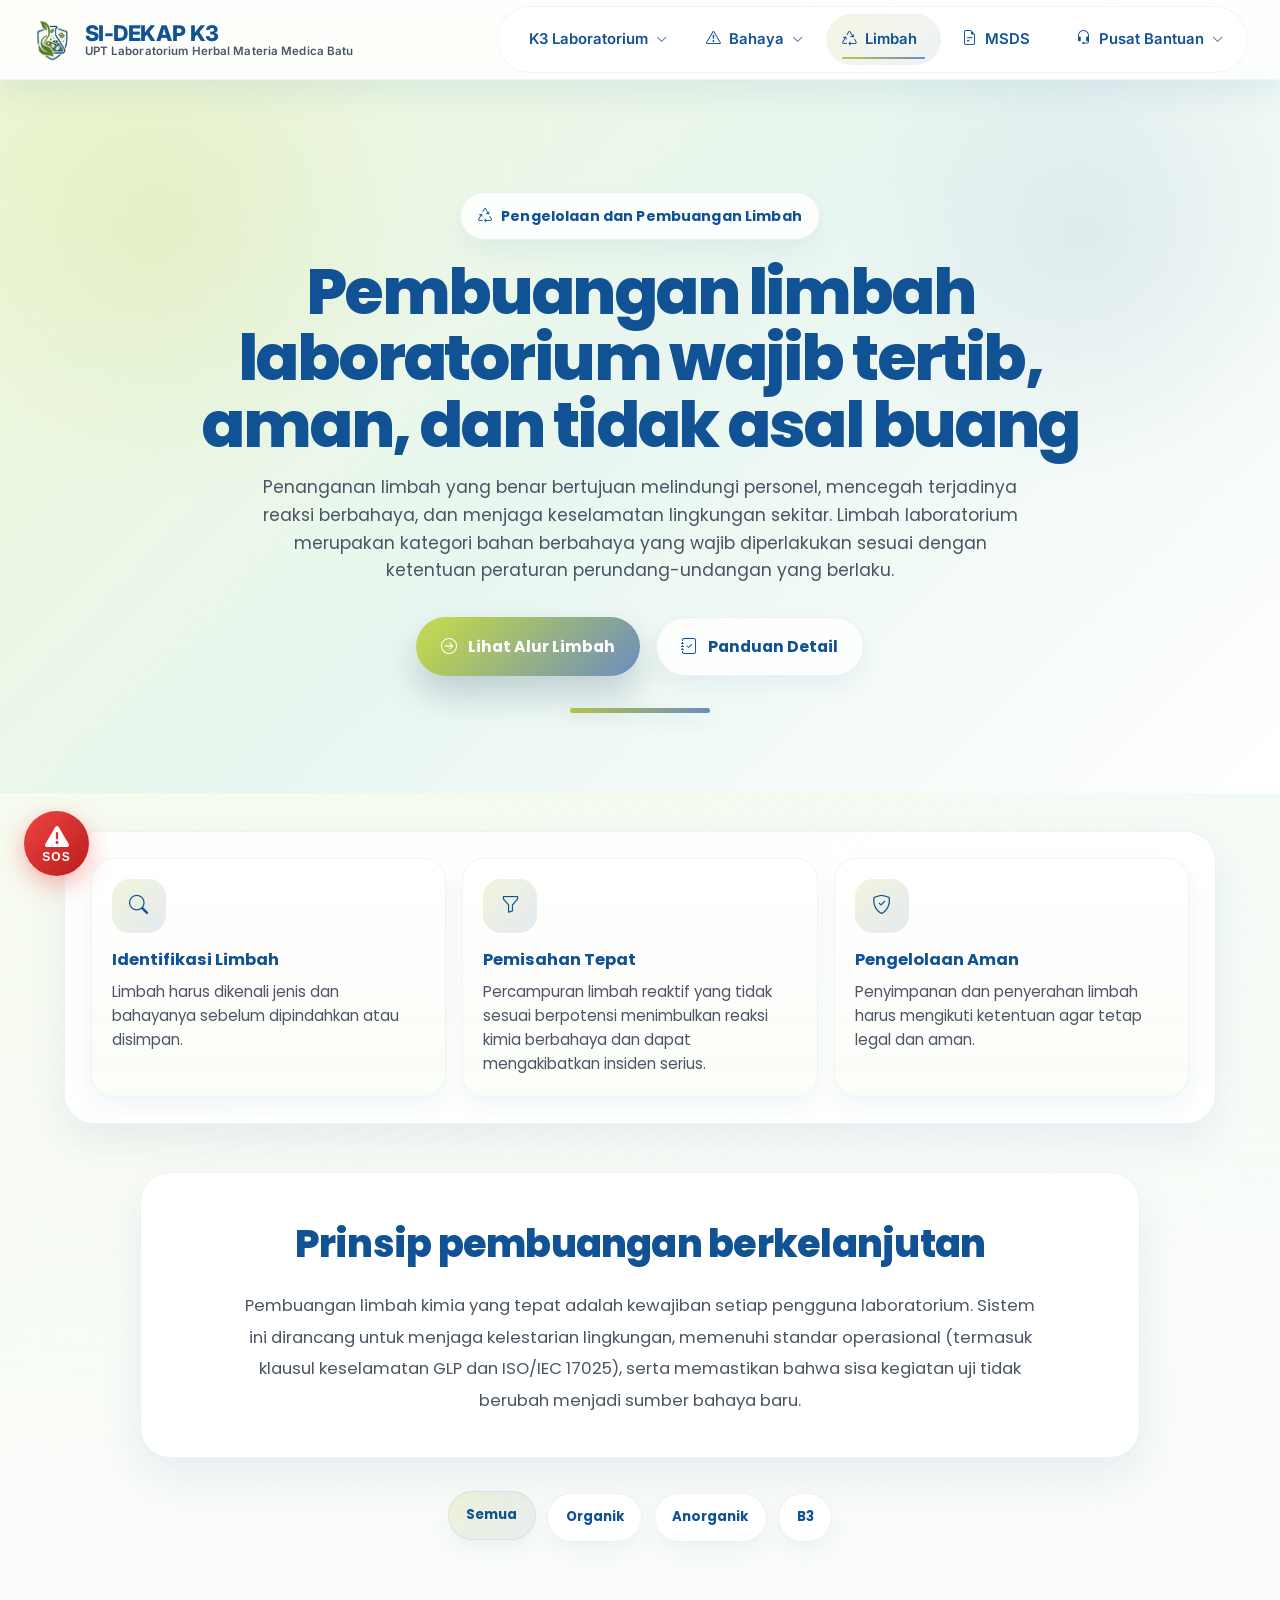
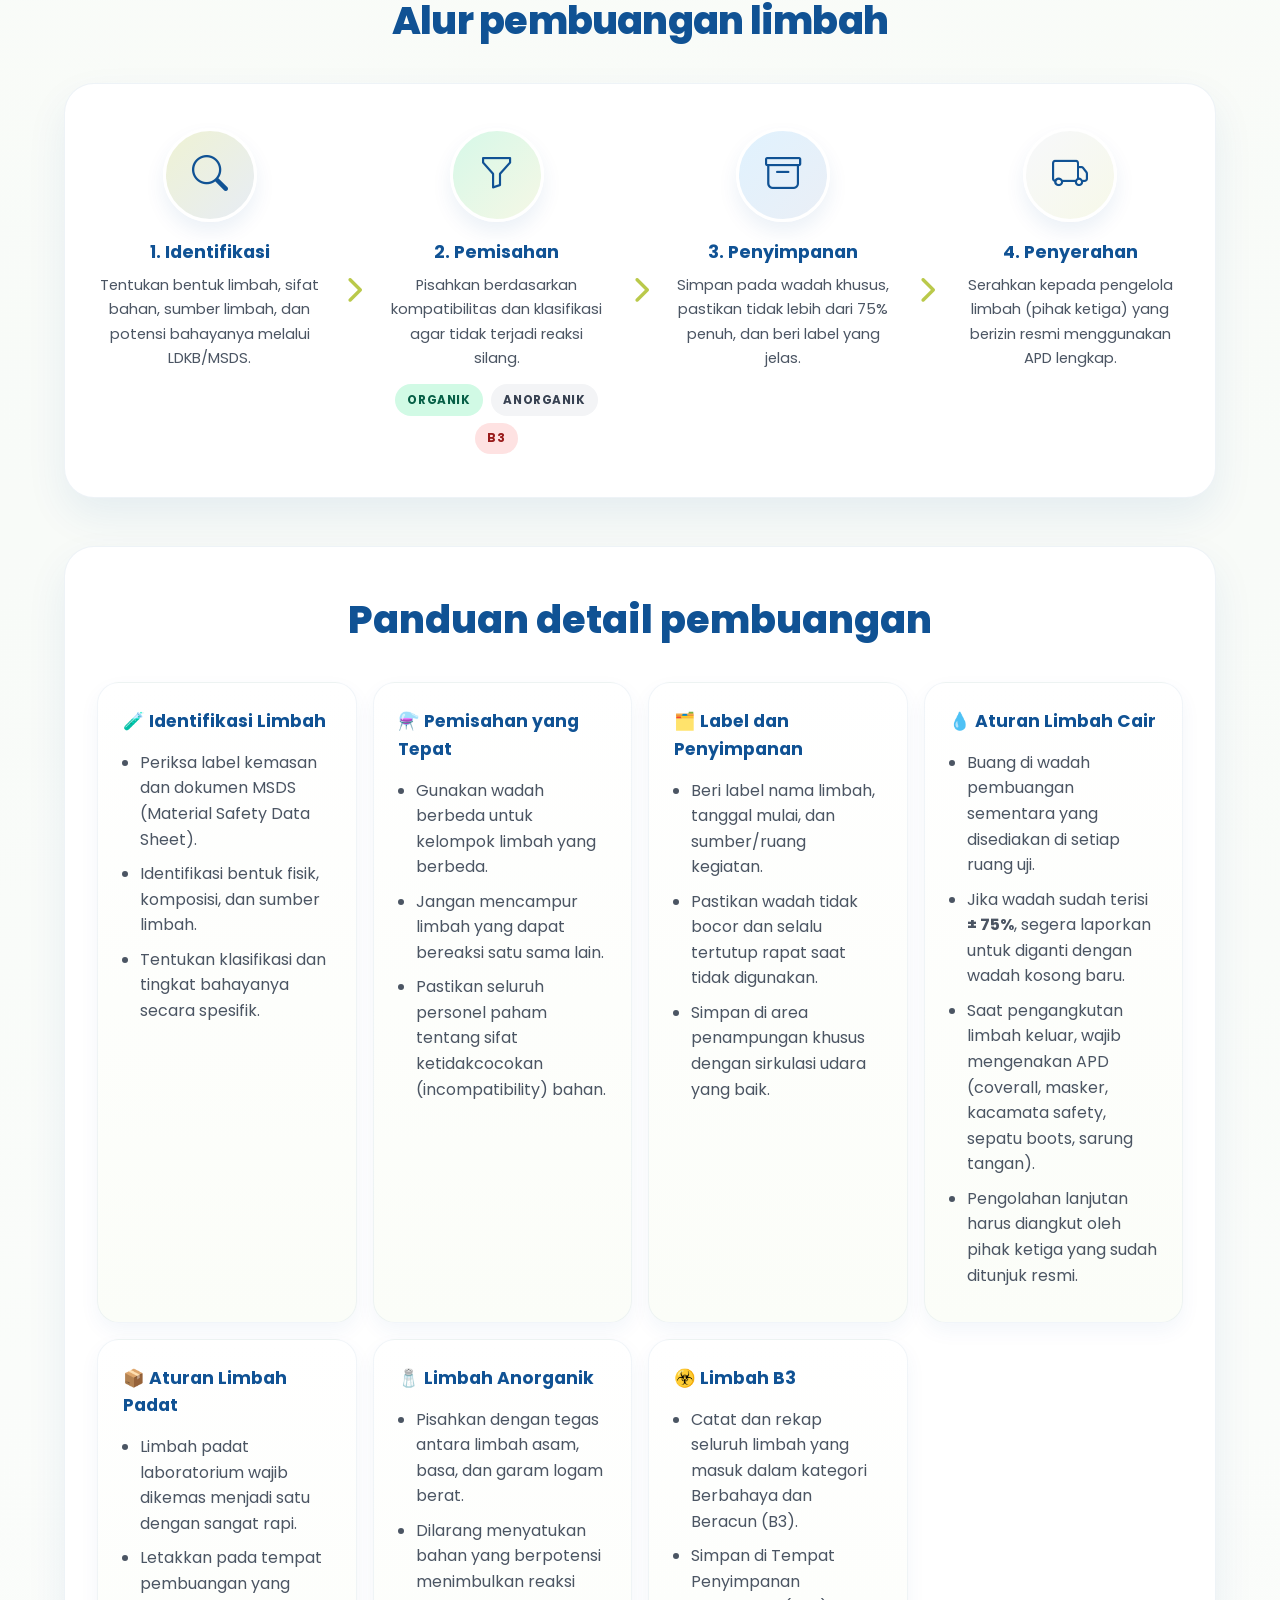
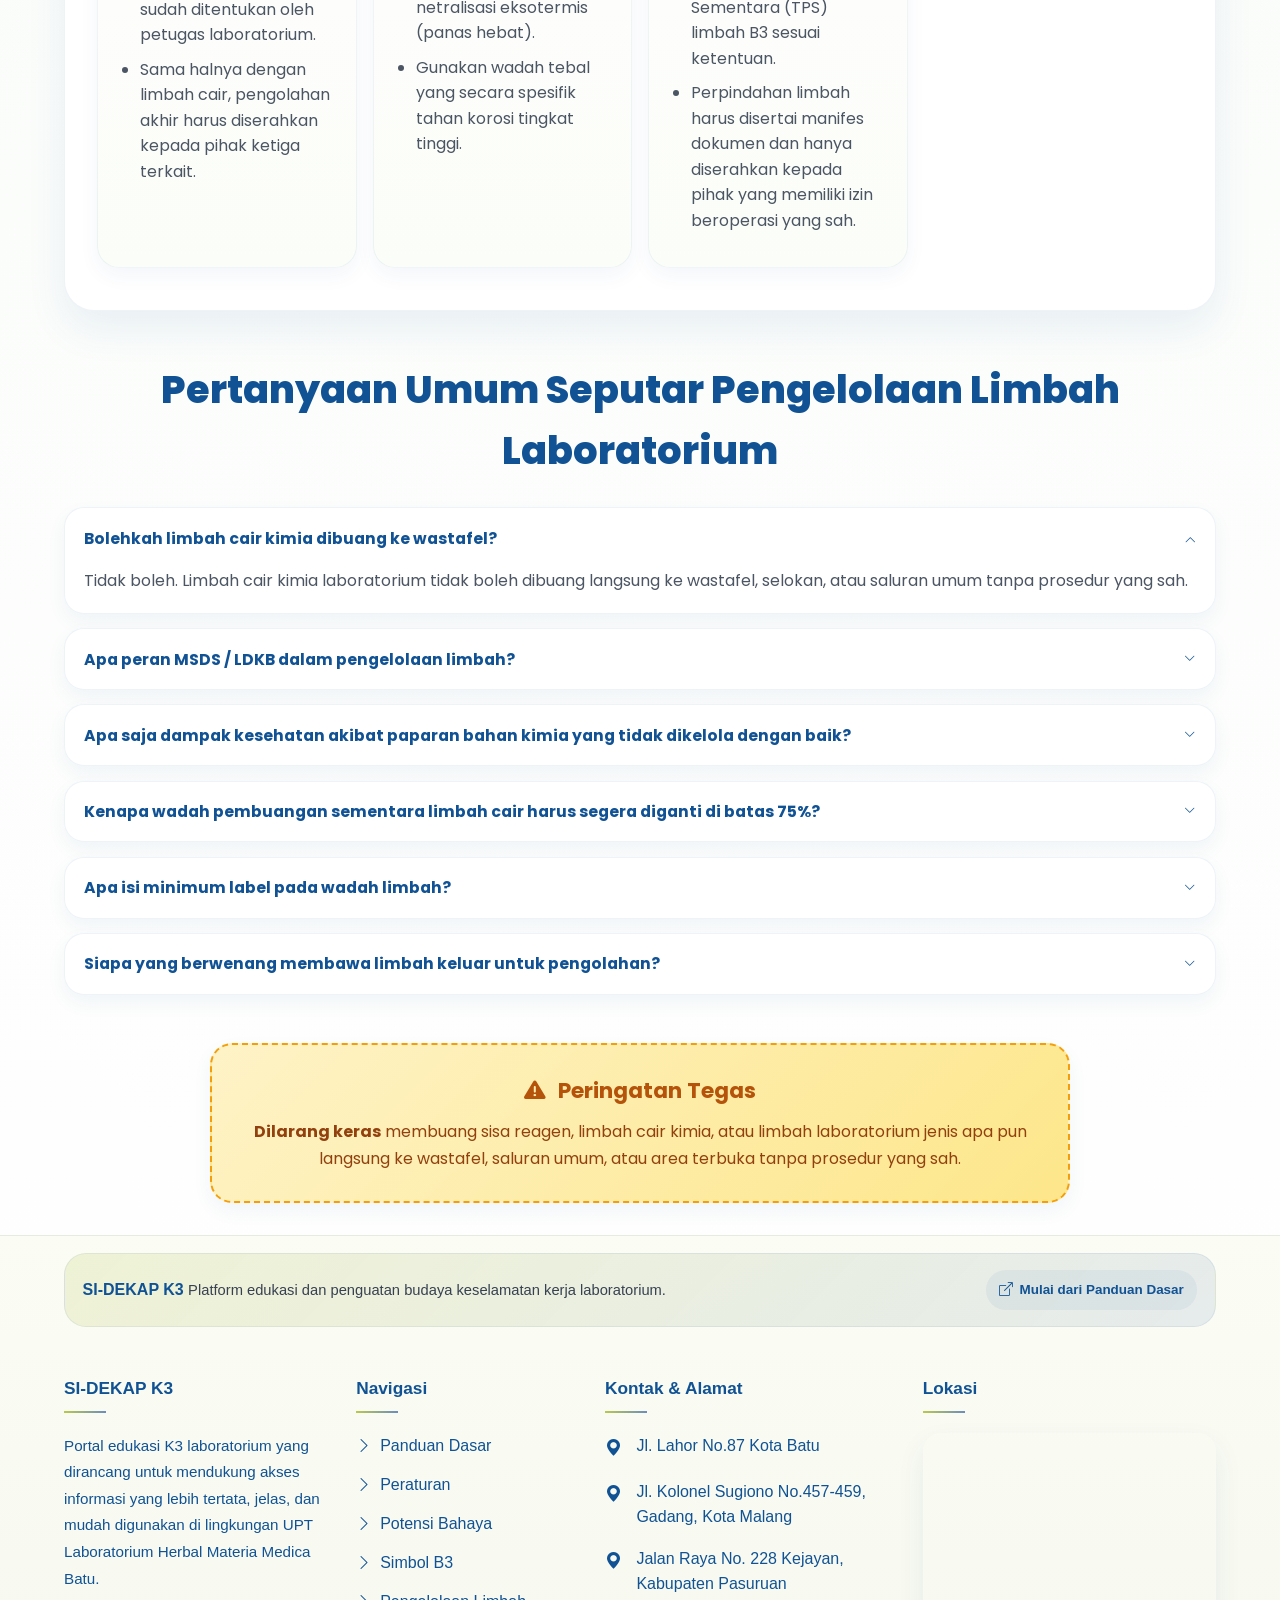
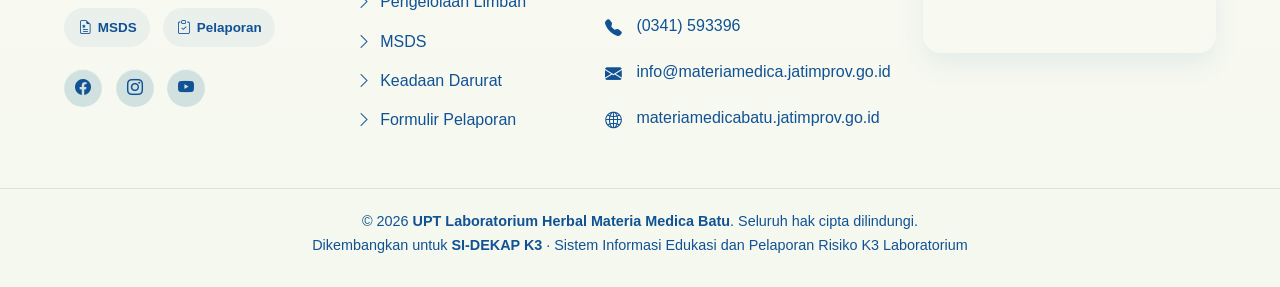
<file: limbah.html>
<!doctype html>
<html lang="id">
  <head>
    <meta charset="UTF-8" />
    <meta name="viewport" content="width=device-width, initial-scale=1.0" />
    <title>Ketentuan Pembuangan Limbah - SI-DEKAP Laboratorium</title>

    <link
      rel="stylesheet"
      href="https://cdnjs.cloudflare.com/ajax/libs/font-awesome/6.5.0/css/all.min.css"
    />
    <link
      href="https://cdn.jsdelivr.net/npm/bootstrap-icons@1.11.3/font/bootstrap-icons.css"
      rel="stylesheet"
    />
    <link
      href="https://fonts.googleapis.com/css2?family=Poppins:wght@300;400;500;600;700;800&display=swap"
      rel="stylesheet"
    />
    <link
      href="https://fonts.googleapis.com/css2?family=Inter:wght@400;500;600;700;800&display=swap"
      rel="stylesheet"
    />

    <link rel="stylesheet" href="header.css" />
    <link rel="stylesheet" href="footer.css" />

    <style>
      :root {
        --primary-blue: #bac94a;
        --teal: #6c8cbf;
        --bg-grad-start: #eef8d7;
        --bg-grad-end: #e8f6f0;
        --dark-blue: #105294;

        --gray-50: #fbfdf9;
        --gray-100: #f3f6ee;
        --gray-200: #e9eef2;
        --gray-300: #d8e0d1;
        --gray-500: #6b7280;
        --gray-600: #4b5563;
        --gray-700: #374151;
        --white: #ffffff;

        --organic-green: #d1fae5;
        --organic-text: #065f46;
        --inorganic-gray: #f3f4f6;
        --inorganic-text: #374151;
        --b3-red: #fee2e2;
        --b3-text: #991b1b;
        --warning: #f59e0b;
        --warning-bg: #fff7d6;

        --shadow-sm: 0 8px 20px rgba(16, 82, 148, 0.05);
        --shadow-md: 0 18px 40px rgba(16, 82, 148, 0.08);
        --shadow-lg: 0 28px 60px rgba(16, 82, 148, 0.12);

        --radius-lg: 24px;
        --radius-xl: 30px;
      }

      * {
        margin: 0;
        padding: 0;
        box-sizing: border-box;
      }
      html {
        scroll-behavior: smooth;
      }
      body {
        font-family: "Poppins", sans-serif;
        color: var(--dark-blue);
        background:
          radial-gradient(
            circle at top left,
            rgba(234, 246, 205, 0.48),
            transparent 28%
          ),
          radial-gradient(
            circle at top right,
            rgba(207, 247, 228, 0.36),
            transparent 24%
          ),
          linear-gradient(180deg, #fbfdf9 0%, #f8fbf8 42%, #ffffff 100%);
        line-height: 1.6;
        min-height: 100vh;
        display: flex;
        flex-direction: column;
        overflow-x: hidden;
      }

      .container {
        max-width: 1200px;
        margin: 0 auto;
        padding: 0 1.5rem;
      }

      .section-label {
        display: inline-flex;
        align-items: center;
        gap: 0.55rem;
        padding: 0.72rem 1.1rem;
        border-radius: 999px;
        background: rgba(255, 255, 255, 0.82);
        border: 1px solid rgba(16, 82, 148, 0.08);
        box-shadow: 0 10px 25px rgba(16, 82, 148, 0.06);
        color: var(--dark-blue);
        font-size: 0.88rem;
        font-weight: 700;
        letter-spacing: 0.01em;
      }

      .section-heading {
        font-size: clamp(2rem, 3.8vw, 3rem);
        line-height: 1.08;
        color: var(--dark-blue);
        font-weight: 800;
        letter-spacing: -0.03em;
      }
      .section-subtitle {
        color: var(--gray-600);
        font-size: 1.02rem;
        max-width: 760px;
        margin: 1rem auto 0;
      }

      .reveal {
        opacity: 0;
        transform: translateY(24px);
        transition:
          opacity 0.8s ease,
          transform 0.8s ease;
      }
      .reveal.show {
        opacity: 1;
        transform: translateY(0);
      }

      .scroll-progress {
        position: fixed;
        top: 0;
        left: 0;
        width: 0%;
        height: 4px;
        background: linear-gradient(90deg, var(--primary-blue), var(--teal));
        z-index: 1200;
        box-shadow: 0 2px 10px rgba(16, 82, 148, 0.18);
      }

      /* =============================
         HERO
         ============================= */
      .waste-hero {
        position: relative;
        overflow: hidden;
        padding: 7rem 0 5rem;
        background:
          radial-gradient(
            circle at 12% 20%,
            rgba(186, 201, 74, 0.16),
            transparent 22%
          ),
          radial-gradient(
            circle at 85% 22%,
            rgba(108, 140, 191, 0.12),
            transparent 20%
          ),
          linear-gradient(
            135deg,
            rgba(238, 248, 215, 0.95) 0%,
            rgba(232, 246, 240, 0.95) 48%,
            rgba(255, 255, 255, 1) 100%
          );
      }

      .waste-hero::before {
        content: "";
        position: absolute;
        inset: 0;
        background-image:
          linear-gradient(rgba(255, 255, 255, 0.32) 1px, transparent 1px),
          linear-gradient(90deg, rgba(255, 255, 255, 0.32) 1px, transparent 1px);
        background-size: 42px 42px;
        mask-image: linear-gradient(
          to bottom,
          rgba(0, 0, 0, 0.35),
          transparent 90%
        );
        opacity: 0.45;
        pointer-events: none;
      }

      .hero-inner {
        position: relative;
        z-index: 1;
        max-width: 920px;
        margin: 0 auto;
        text-align: center;
      }
      .hero-inner h1 {
        font-size: clamp(2.6rem, 5vw, 4.3rem);
        line-height: 1.04;
        font-weight: 800;
        margin: 1.2rem 0 1rem;
        letter-spacing: -0.04em;
        color: var(--dark-blue);
      }
      .hero-inner p {
        font-size: 1.08rem;
        color: var(--gray-600);
        max-width: 760px;
        margin: 0 auto 2rem;
      }

      .hero-actions {
        display: flex;
        justify-content: center;
        flex-wrap: wrap;
        gap: 1rem;
      }
      .cta-button {
        display: inline-flex;
        align-items: center;
        justify-content: center;
        gap: 0.7rem;
        padding: 1rem 1.55rem;
        border-radius: 999px;
        text-decoration: none;
        font-weight: 700;
        font-size: 0.98rem;
        cursor: pointer;
        transition:
          transform 0.28s ease,
          box-shadow 0.28s ease,
          background 0.28s ease;
        border: none;
      }
      .cta-button.primary {
        background: linear-gradient(
          135deg,
          #c9d95c 0%,
          #b7cf57 18%,
          #6c8cbf 100%
        );
        color: var(--white);
        box-shadow: 0 18px 35px rgba(12, 44, 82, 0.2);
      }
      .cta-button.primary:hover {
        transform: translateY(-3px);
        box-shadow: 0 22px 42px rgba(12, 44, 82, 0.28);
      }
      .cta-button.secondary {
        background: rgba(255, 255, 255, 0.82);
        color: var(--dark-blue);
        border: 1px solid rgba(16, 82, 148, 0.08);
        box-shadow: 0 10px 22px rgba(16, 82, 148, 0.06);
      }
      .cta-button.secondary:hover {
        transform: translateY(-3px);
      }

      .hero-divider {
        width: 140px;
        height: 5px;
        margin: 2rem auto 0;
        border-radius: 999px;
        background: linear-gradient(90deg, var(--primary-blue), var(--teal));
        box-shadow: 0 6px 18px rgba(16, 82, 148, 0.12);
      }

      /* =============================
         INTRO PANEL
         ============================= */
      .content-section {
        padding: 4rem 0 2rem;
      }
      .glass-panel {
        background: rgba(255, 255, 255, 0.84);
        border: 1px solid rgba(16, 82, 148, 0.07);
        box-shadow: var(--shadow-md);
        border-radius: var(--radius-xl);
        backdrop-filter: blur(16px);
      }
      .intro-panel {
        padding: 1.6rem;
        margin-top: -1.6rem;
        position: relative;
        z-index: 2;
      }
      .intro-grid {
        display: grid;
        grid-template-columns: repeat(3, minmax(0, 1fr));
        gap: 1rem;
      }
      .intro-card {
        padding: 1.25rem;
        border-radius: 22px;
        background: linear-gradient(
          180deg,
          rgba(255, 255, 255, 0.98),
          rgba(251, 253, 247, 0.96)
        );
        border: 1px solid rgba(16, 82, 148, 0.06);
        box-shadow: 0 10px 24px rgba(16, 82, 148, 0.05);
        transition:
          transform 0.25s ease,
          box-shadow 0.25s ease;
      }
      .intro-card:hover {
        transform: translateY(-5px);
        box-shadow: 0 16px 28px rgba(16, 82, 148, 0.08);
      }
      .intro-card .icon {
        width: 54px;
        height: 54px;
        border-radius: 18px;
        display: inline-flex;
        align-items: center;
        justify-content: center;
        margin-bottom: 0.9rem;
        background: linear-gradient(
          135deg,
          rgba(186, 201, 74, 0.2),
          rgba(108, 140, 191, 0.18)
        );
        color: var(--dark-blue);
        font-size: 1.2rem;
      }
      .intro-card h3 {
        color: var(--dark-blue);
        font-size: 1.02rem;
        margin-bottom: 0.4rem;
      }
      .intro-card p {
        color: var(--gray-600);
        font-size: 0.94rem;
      }

      /* =============================
         INTRO TEXT
         ============================= */
      .introduction-section {
        background: var(--white);
        padding: 2.5rem 2rem;
        border-radius: 30px;
        box-shadow: var(--shadow-md);
        margin: 3rem auto 0;
        max-width: 1000px;
        text-align: center;
        border: 1px solid rgba(16, 82, 148, 0.07);
      }
      .introduction-section h2 {
        font-size: clamp(2rem, 3vw, 2.6rem);
        margin-bottom: 1rem;
        font-weight: 800;
        letter-spacing: -0.02em;
      }
      .introduction-section p {
        font-size: 1.04rem;
        max-width: 800px;
        margin: 0 auto;
        line-height: 1.9;
        color: var(--gray-600);
      }

      /* =============================
         TABS
         ============================= */
      .waste-tabs {
        display: flex;
        justify-content: center;
        gap: 0.7rem;
        margin-top: 2.2rem;
        flex-wrap: wrap;
      }
      .waste-tab {
        border: none;
        background: rgba(255, 255, 255, 0.9);
        color: var(--dark-blue);
        border: 1px solid rgba(16, 82, 148, 0.08);
        padding: 0.85rem 1.1rem;
        border-radius: 999px;
        font-family: inherit;
        font-weight: 700;
        cursor: pointer;
        transition: all 0.25s ease;
        box-shadow: var(--shadow-sm);
      }
      .waste-tab.active,
      .waste-tab:hover {
        background: linear-gradient(
          135deg,
          rgba(186, 201, 74, 0.18),
          rgba(108, 140, 191, 0.12)
        );
        transform: translateY(-2px);
      }

      /* =============================
         FLOW
         ============================= */
      .flow-container {
        margin-top: 3rem;
      }
      .flow-title {
        font-size: clamp(2rem, 3vw, 2.6rem);
        text-align: center;
        margin-bottom: 2rem;
        font-weight: 800;
        letter-spacing: -0.02em;
      }
      .flow-diagram {
        display: flex;
        align-items: stretch;
        justify-content: space-between;
        flex-wrap: wrap;
        gap: 1rem;
        padding: 2.2rem 1.6rem;
        background: var(--white);
        border-radius: 30px;
        box-shadow: var(--shadow-md);
        border: 1px solid rgba(16, 82, 148, 0.07);
      }
      .flow-step {
        display: flex;
        flex-direction: column;
        align-items: center;
        text-align: center;
        flex: 1;
        min-width: 200px;
        position: relative;
        transition: transform 0.28s ease;
        padding: 0.5rem;
      }
      .flow-step:hover {
        transform: translateY(-6px);
      }
      .flow-step-icon {
        width: 94px;
        height: 94px;
        border-radius: 50%;
        display: flex;
        align-items: center;
        justify-content: center;
        font-size: 2.25rem;
        margin-bottom: 1rem;
        color: var(--dark-blue);
        box-shadow: 0 10px 20px rgba(16, 82, 148, 0.08);
        border: 3px solid var(--white);
      }
      .step-waste-types {
        background: linear-gradient(
          135deg,
          rgba(186, 201, 74, 0.24),
          rgba(108, 140, 191, 0.16)
        );
      }
      .step-separation {
        background: linear-gradient(
          135deg,
          rgba(207, 247, 228, 0.85),
          rgba(186, 201, 74, 0.14)
        );
      }
      .step-storage {
        background: linear-gradient(135deg, #e0f2fe, rgba(108, 140, 191, 0.14));
      }
      .step-disposal {
        background: linear-gradient(135deg, #f7f8fb, rgba(186, 201, 74, 0.12));
      }

      .flow-step-title {
        font-size: 1.1rem;
        margin-bottom: 0.45rem;
        font-weight: 700;
      }
      .flow-step-description {
        font-size: 0.92rem;
        line-height: 1.65;
        max-width: 220px;
        color: var(--gray-600);
      }
      .flow-arrow {
        font-size: 1.7rem;
        color: var(--primary-blue);
        align-self: center;
        animation: flowMove 2s ease-in-out infinite;
      }
      @keyframes flowMove {
        0%,
        100% {
          transform: translateX(0);
        }
        50% {
          transform: translateX(8px);
        }
      }

      .waste-categories {
        display: flex;
        justify-content: center;
        gap: 0.45rem;
        margin-top: 0.9rem;
        flex-wrap: wrap;
      }
      .waste-category {
        padding: 0.38rem 0.8rem;
        border-radius: 999px;
        font-size: 0.74rem;
        font-weight: 700;
        text-transform: uppercase;
        letter-spacing: 0.05em;
      }
      .category-organic {
        background: var(--organic-green);
        color: var(--organic-text);
      }
      .category-inorganic {
        background: var(--inorganic-gray);
        color: var(--inorganic-text);
      }
      .category-b3 {
        background: var(--b3-red);
        color: var(--b3-text);
      }

      /* =============================
         DETAIL CARDS
         ============================= */
      .info-section {
        background: var(--white);
        padding: 2.6rem 2rem;
        border-radius: 30px;
        box-shadow: var(--shadow-md);
        margin-top: 3rem;
        border: 1px solid rgba(16, 82, 148, 0.07);
      }
      .info-section h2 {
        text-align: center;
        color: var(--dark-blue);
        font-size: clamp(2rem, 3vw, 2.5rem);
        font-weight: 800;
        margin-bottom: 2rem;
      }
      .info-grid {
        display: grid;
        grid-template-columns: repeat(auto-fit, minmax(250px, 1fr));
        gap: 1rem;
      }
      .info-card {
        background: linear-gradient(180deg, #ffffff, #fbfdf8);
        padding: 1.55rem;
        border-radius: 22px;
        border: 1px solid rgba(16, 82, 148, 0.06);
        box-shadow: var(--shadow-sm);
        transition: all 0.28s ease;
      }
      .info-card:hover {
        transform: translateY(-5px);
        box-shadow: 0 16px 28px rgba(16, 82, 148, 0.08);
      }
      .info-card h3 {
        margin-bottom: 0.9rem;
        font-size: 1.08rem;
      }
      .info-card ul {
        padding-left: 1.1rem;
        color: var(--gray-600);
      }
      .info-card li {
        margin-bottom: 0.55rem;
        line-height: 1.6;
      }
      .info-card[data-type="organic"] {
        display: none;
      } /* Default hidden if filtering active, but all handles it */

      /* =============================
         ACCORDION
         ============================= */
      .accordion-wrap {
        margin-top: 3rem;
      }
      .accordion-title {
        text-align: center;
        font-size: clamp(1.9rem, 3vw, 2.4rem);
        font-weight: 800;
        margin-bottom: 1.6rem;
      }
      .accordion {
        display: grid;
        gap: 0.9rem;
      }
      .accordion-item {
        background: rgba(255, 255, 255, 0.94);
        border: 1px solid rgba(16, 82, 148, 0.07);
        border-radius: 20px;
        overflow: hidden;
        box-shadow: var(--shadow-sm);
      }
      .accordion-button {
        width: 100%;
        border: none;
        background: transparent;
        text-align: left;
        padding: 1.15rem 1.2rem;
        font-family: inherit;
        font-size: 0.98rem;
        font-weight: 700;
        color: var(--dark-blue);
        display: flex;
        justify-content: space-between;
        align-items: center;
        cursor: pointer;
      }
      .accordion-button i {
        transition: transform 0.25s ease;
      }
      .accordion-item.active .accordion-button i {
        transform: rotate(180deg);
      }
      .accordion-content {
        max-height: 0;
        overflow: hidden;
        transition: max-height 0.3s ease;
      }
      .accordion-inner {
        padding: 0 1.2rem 1.2rem;
        color: var(--gray-600);
      }
      .accordion-inner ul {
        padding-left: 1.2rem;
        margin-top: 0.5rem;
      }

      /* =============================
         WARNING
         ============================= */
      .warning-notice {
        background: linear-gradient(135deg, #fef3c7, #fde68a);
        border: 2px dashed var(--warning);
        border-radius: 22px;
        padding: 1.8rem;
        margin-top: 3rem;
        text-align: center;
        max-width: 860px;
        margin-left: auto;
        margin-right: auto;
        box-shadow: var(--shadow-sm);
      }
      .warning-notice h3 {
        color: #b45309;
        margin-bottom: 0.6rem;
        font-size: 1.35rem;
        display: flex;
        align-items: center;
        justify-content: center;
        gap: 0.7rem;
      }
      .warning-notice p {
        color: #92400e;
        font-size: 1rem;
        margin: 0;
        line-height: 1.7;
      }

      /* =============================
         BACK TO TOP
         ============================= */
      .back-to-top {
        position: fixed;
        right: 18px;
        bottom: 18px;
        width: 52px;
        height: 52px;
        border-radius: 18px;
        border: none;
        cursor: pointer;
        display: inline-flex;
        align-items: center;
        justify-content: center;
        background: linear-gradient(135deg, #c9d95c 0%, #6c8cbf 100%);
        color: var(--white);
        box-shadow: 0 18px 34px rgba(16, 82, 148, 0.2);
        opacity: 0;
        visibility: hidden;
        transform: translateY(10px);
        transition: all 0.28s ease;
        z-index: 1100;
      }
      .back-to-top.show {
        opacity: 1;
        visibility: visible;
        transform: translateY(0);
      }
      .back-to-top:hover {
        transform: translateY(-4px);
      }

      /* =============================
         RESPONSIVE (NON-HEADER)
         ============================= */
      @media (max-width: 1100px) {
        .intro-grid {
          grid-template-columns: repeat(2, minmax(0, 1fr));
        }
        .flow-diagram {
          justify-content: center;
        }
        .flow-arrow {
          display: none;
        }
      }
      @media (max-width: 768px) {
        .waste-hero {
          padding: 5.8rem 0 4.4rem;
        }
        .hero-actions {
          flex-direction: column;
          align-items: stretch;
          max-width: 380px;
          margin-left: auto;
          margin-right: auto;
        }
        .cta-button {
          width: 100%;
        }
        .intro-grid,
        .info-grid {
          grid-template-columns: 1fr;
        }
        .flow-diagram {
          flex-direction: column;
          align-items: center;
          padding: 2rem 1.2rem;
        }
        .flow-step {
          width: 100%;
          max-width: 320px;
        }
        .introduction-section,
        .info-section {
          padding: 2rem 1.2rem;
          border-radius: 26px;
        }
        .back-to-top {
          width: 48px;
          height: 48px;
          right: 14px;
          bottom: 14px;
        }
      }
    </style>
  </head>
  <body>
    <div class="scroll-progress" id="scrollProgress"></div>

    <div id="header-placeholder"></div>

    <section class="waste-hero">
      <div class="container">
        <div class="hero-inner reveal">
          <span class="section-label">
            <i class="bi bi-recycle"></i>
            Pengelolaan dan Pembuangan Limbah
          </span>

          <h1>
            Pembuangan limbah laboratorium wajib tertib, aman, dan tidak asal
            buang
          </h1>

          <p>
            Penanganan limbah yang benar bertujuan melindungi personel, mencegah
            terjadinya reaksi berbahaya, dan menjaga keselamatan lingkungan sekitar.
            Limbah laboratorium merupakan kategori bahan berbahaya yang wajib
            diperlakukan sesuai dengan ketentuan peraturan perundang-undangan yang berlaku.
          </p>

          <div class="hero-actions">
            <a href="#alur-limbah" class="cta-button primary">
              <i class="bi bi-arrow-right-circle"></i> Lihat Alur Limbah
            </a>
            <a href="#panduan-detail" class="cta-button secondary">
              <i class="bi bi-journal-check"></i> Panduan Detail
            </a>
          </div>

          <div class="hero-divider"></div>
        </div>
      </div>
    </section>

    <section class="content-section">
      <div class="container">
        <div class="intro-panel glass-panel reveal">
          <div class="intro-grid">
            <div class="intro-card">
              <div class="icon"><i class="bi bi-search"></i></div>
              <h3>Identifikasi Limbah</h3>
              <p>
                Limbah harus dikenali jenis dan bahayanya sebelum dipindahkan
                atau disimpan.
              </p>
            </div>
            <div class="intro-card">
              <div class="icon"><i class="bi bi-funnel"></i></div>
              <h3>Pemisahan Tepat</h3>
              <p>
                Percampuran limbah reaktif yang tidak sesuai berpotensi menimbulkan
                reaksi kimia berbahaya dan dapat mengakibatkan insiden serius.
              </p>
            </div>
            <div class="intro-card">
              <div class="icon"><i class="bi bi-shield-check"></i></div>
              <h3>Pengelolaan Aman</h3>
              <p>
                Penyimpanan dan penyerahan limbah harus mengikuti ketentuan agar
                tetap legal dan aman.
              </p>
            </div>
          </div>
        </div>

        <div class="introduction-section reveal">
          <h2>Prinsip pembuangan berkelanjutan</h2>
          <p>
            Pembuangan limbah kimia yang tepat adalah kewajiban setiap pengguna
            laboratorium. Sistem ini dirancang untuk menjaga kelestarian
            lingkungan, memenuhi standar operasional (termasuk klausul
            keselamatan GLP dan ISO/IEC 17025), serta memastikan bahwa sisa
            kegiatan uji tidak berubah menjadi sumber bahaya baru.
          </p>
        </div>

        <div class="waste-tabs reveal">
          <button class="waste-tab active" data-filter="all">Semua</button>
          <button class="waste-tab" data-filter="organic">Organik</button>
          <button class="waste-tab" data-filter="inorganic">Anorganik</button>
          <button class="waste-tab" data-filter="b3">B3</button>
        </div>

        <div class="flow-container reveal" id="alur-limbah">
          <h2 class="flow-title">Alur pembuangan limbah</h2>

          <div class="flow-diagram">
            <div class="flow-step">
              <div class="flow-step-icon step-waste-types">
                <i class="bi bi-search"></i>
              </div>
              <h3 class="flow-step-title">1. Identifikasi</h3>
              <p class="flow-step-description">
                Tentukan bentuk limbah, sifat bahan, sumber limbah, dan potensi
                bahayanya melalui LDKB/MSDS.
              </p>
            </div>

            <div class="flow-arrow"><i class="fas fa-chevron-right"></i></div>

            <div class="flow-step">
              <div class="flow-step-icon step-separation">
                <i class="bi bi-funnel"></i>
              </div>
              <h3 class="flow-step-title">2. Pemisahan</h3>
              <p class="flow-step-description">
                Pisahkan berdasarkan kompatibilitas dan klasifikasi agar tidak
                terjadi reaksi silang.
              </p>
              <div class="waste-categories">
                <span class="waste-category category-organic">Organik</span>
                <span class="waste-category category-inorganic">Anorganik</span>
                <span class="waste-category category-b3">B3</span>
              </div>
            </div>

            <div class="flow-arrow"><i class="fas fa-chevron-right"></i></div>

            <div class="flow-step">
              <div class="flow-step-icon step-storage">
                <i class="bi bi-archive"></i>
              </div>
              <h3 class="flow-step-title">3. Penyimpanan</h3>
              <p class="flow-step-description">
                Simpan pada wadah khusus, pastikan tidak lebih dari 75% penuh,
                dan beri label yang jelas.
              </p>
            </div>

            <div class="flow-arrow"><i class="fas fa-chevron-right"></i></div>

            <div class="flow-step">
              <div class="flow-step-icon step-disposal">
                <i class="bi bi-truck"></i>
              </div>
              <h3 class="flow-step-title">4. Penyerahan</h3>
              <p class="flow-step-description">
                Serahkan kepada pengelola limbah (pihak ketiga) yang berizin
                resmi menggunakan APD lengkap.
              </p>
            </div>
          </div>
        </div>

        <div class="info-section reveal" id="panduan-detail">
          <h2>Panduan detail pembuangan</h2>

          <div class="info-grid">
            <div class="info-card" data-type="all">
              <h3>🧪 Identifikasi Limbah</h3>
              <ul>
                <li>
                  Periksa label kemasan dan dokumen MSDS (Material Safety Data
                  Sheet).
                </li>
                <li>
                  Identifikasi bentuk fisik, komposisi, dan sumber limbah.
                </li>
                <li>
                  Tentukan klasifikasi dan tingkat bahayanya secara spesifik.
                </li>
              </ul>
            </div>

            <div class="info-card" data-type="all">
              <h3>⚗️ Pemisahan yang Tepat</h3>
              <ul>
                <li>
                  Gunakan wadah berbeda untuk kelompok limbah yang berbeda.
                </li>
                <li>
                  Jangan mencampur limbah yang dapat bereaksi satu sama lain.
                </li>
                <li>
                  Pastikan seluruh personel paham tentang sifat ketidakcocokan
                  (incompatibility) bahan.
                </li>
              </ul>
            </div>

            <div class="info-card" data-type="all">
              <h3>🗂️ Label dan Penyimpanan</h3>
              <ul>
                <li>
                  Beri label nama limbah, tanggal mulai, dan sumber/ruang
                  kegiatan.
                </li>
                <li>
                  Pastikan wadah tidak bocor dan selalu tertutup rapat saat
                  tidak digunakan.
                </li>
                <li>
                  Simpan di area penampungan khusus dengan sirkulasi udara yang
                  baik.
                </li>
              </ul>
            </div>

            <div class="info-card" data-type="all">
              <h3>💧 Aturan Limbah Cair</h3>
              <ul>
                <li>
                  Buang di wadah pembuangan sementara yang disediakan di setiap
                  ruang uji.
                </li>
                <li>
                  Jika wadah sudah terisi <b>± 75%</b>, segera laporkan untuk
                  diganti dengan wadah kosong baru.
                </li>
                <li>
                  Saat pengangkutan limbah keluar, wajib mengenakan APD
                  (coverall, masker, kacamata safety, sepatu boots, sarung
                  tangan).
                </li>
                <li>
                  Pengolahan lanjutan harus diangkut oleh pihak ketiga yang
                  sudah ditunjuk resmi.
                </li>
              </ul>
            </div>

            <div class="info-card" data-type="all">
              <h3>📦 Aturan Limbah Padat</h3>
              <ul>
                <li>
                  Limbah padat laboratorium wajib dikemas menjadi satu dengan
                  sangat rapi.
                </li>
                <li>
                  Letakkan pada tempat pembuangan yang sudah ditentukan oleh
                  petugas laboratorium.
                </li>
                <li>
                  Sama halnya dengan limbah cair, pengolahan akhir harus
                  diserahkan kepada pihak ketiga terkait.
                </li>
              </ul>
            </div>

            <div class="info-card" data-type="organic">
              <h3>🌿 Limbah Organik</h3>
              <ul>
                <li>
                  Kelompokkan pelarut organik sesuai dengan karakteristik bahan
                  kimianya.
                </li>
                <li>
                  Jauhkan dari segala sumber panas, percikan, dan nyala api
                  terbuka.
                </li>
                <li>
                  Gunakan wadah yang tahan terhadap bahan organik dan wajib
                  tertutup rapat.
                </li>
              </ul>
            </div>

            <div class="info-card" data-type="inorganic">
              <h3>🧂 Limbah Anorganik</h3>
              <ul>
                <li>
                  Pisahkan dengan tegas antara limbah asam, basa, dan garam
                  logam berat.
                </li>
                <li>
                  Dilarang menyatukan bahan yang berpotensi menimbulkan reaksi
                  netralisasi eksotermis (panas hebat).
                </li>
                <li>
                  Gunakan wadah tebal yang secara spesifik tahan korosi tingkat
                  tinggi.
                </li>
              </ul>
            </div>

            <div class="info-card" data-type="b3">
              <h3>☣️ Limbah B3</h3>
              <ul>
                <li>
                  Catat dan rekap seluruh limbah yang masuk dalam kategori
                  Berbahaya dan Beracun (B3).
                </li>
                <li>
                  Simpan di Tempat Penyimpanan Sementara (TPS) limbah B3 sesuai
                  ketentuan.
                </li>
                <li>
                  Perpindahan limbah harus disertai manifes dokumen dan hanya
                  diserahkan kepada pihak yang memiliki izin beroperasi yang
                  sah.
                </li>
              </ul>
            </div>
          </div>
        </div>

        <div class="accordion-wrap reveal">
          <h2 class="accordion-title">
            Pertanyaan Umum Seputar Pengelolaan Limbah Laboratorium
          </h2>

          <div class="accordion">
            <div class="accordion-item active">
              <button class="accordion-button" type="button">
                Bolehkah limbah cair kimia dibuang ke wastafel?
                <i class="bi bi-chevron-down"></i>
              </button>
              <div class="accordion-content" style="max-height: 260px">
                <div class="accordion-inner">
                  <p>
                    Tidak boleh. Limbah cair kimia laboratorium tidak boleh
                    dibuang langsung ke wastafel, selokan, atau saluran umum
                    tanpa prosedur yang sah.
                  </p>
                </div>
              </div>
            </div>

            <div class="accordion-item">
              <button class="accordion-button" type="button">
                Apa peran MSDS / LDKB dalam pengelolaan limbah?
                <i class="bi bi-chevron-down"></i>
              </button>
              <div class="accordion-content">
                <div class="accordion-inner">
                  <p>
                    Material Safety Data Sheet (MSDS) atau Lembar Data
                    Keselamatan Bahan (LDKB) adalah pedoman krusial untuk setiap
                    bahan kimia yang ada di lab. Selain menjelaskan sifat
                    fisika, kimia, dan bahaya zat, dokumen ini memuat instruksi
                    mutlak mengenai
                    <b>tata cara penanganan serta pembuangan akhir limbahnya</b>
                    secara spesifik agar tidak memicu kecelakaan.
                  </p>
                </div>
              </div>
            </div>

            <div class="accordion-item">
              <button class="accordion-button" type="button">
                Apa saja dampak kesehatan akibat paparan bahan kimia yang tidak
                dikelola dengan baik? <i class="bi bi-chevron-down"></i>
              </button>
              <div class="accordion-content">
                <div class="accordion-inner">
                  <p>
                    Mengabaikan standar penanganan limbah berisiko menempatkan
                    personel pada bahaya ekstrem, meliputi:
                  </p>
                  <ul>
                    <li>
                      <b>Iritasi & Sifat Korosif:</b> Terjadinya luka bakar atau
                      kerusakan jaringan secara lokal.
                    </li>
                    <li>
                      <b>Alergi & Gangguan Pernapasan:</b> Timbul ruam
                      kemerahan, hingga kondisi tercekik/asfiksia akibat
                      pengikatan oksigen oleh uap kimia (seperti uap pelarut,
                      gas nitrogen, karbon dioksida).
                    </li>
                    <li>
                      <b>Keracunan Sistemik:</b> Efek zat beracun merusak fungsi
                      hati, ginjal, hingga susunan saraf pusat.
                    </li>
                    <li>
                      <b>Efek Jangka Panjang Kritis:</b> Paparan berulang memicu
                      mutasi genetik pembentuk sel kanker ganas (Karsinogenik),
                      kecacatan tumbuh kembang janin (Teratogenik)/kemandulan,
                      serta <i>Pneumokoniosis</i> akibat penumpukan debu kimia
                      di paru-paru.
                    </li>
                  </ul>
                </div>
              </div>
            </div>

            <div class="accordion-item">
              <button class="accordion-button" type="button">
                Kenapa wadah pembuangan sementara limbah cair harus segera
                diganti di batas 75%? <i class="bi bi-chevron-down"></i>
              </button>
              <div class="accordion-content">
                <div class="accordion-inner">
                  <p>
                    Ruang sisa 25% di dalam wadah sangat dibutuhkan untuk
                    ekspansi gas hasil sisa reaksi dan memberi jarak aman saat
                    memindahkan wadah tersebut (mencegah tumpahan *splashing*
                    saat dibawa atau penumpukan tekanan *pressure build-up* yang
                    berisiko meledakkan tutup jerigen).
                  </p>
                </div>
              </div>
            </div>

            <div class="accordion-item">
              <button class="accordion-button" type="button">
                Apa isi minimum label pada wadah limbah?
                <i class="bi bi-chevron-down"></i>
              </button>
              <div class="accordion-content">
                <div class="accordion-inner">
                  <ul>
                    <li>Nama atau jenis limbah secara jelas</li>
                    <li>Tanggal mulai penampungan</li>
                    <li>
                      Sumber kegiatan atau ruangan tempat limbah diproduksi
                    </li>
                    <li>
                      Keterangan spesifik bahaya dan peringatan (Hazard Warning)
                      bila diperlukan
                    </li>
                  </ul>
                </div>
              </div>
            </div>

            <div class="accordion-item">
              <button class="accordion-button" type="button">
                Siapa yang berwenang membawa limbah keluar untuk pengolahan?
                <i class="bi bi-chevron-down"></i>
              </button>
              <div class="accordion-content">
                <div class="accordion-inner">
                  <p>
                    Limbah wajib diserahkan melalui mekanisme resmi kepada pihak
                    ketiga pengelola limbah yang telah ditunjuk dan memiliki izin
                    yang sah, serta dilengkapi dengan dokumen manifes sesuai
                    ketentuan peraturan yang berlaku.
                  </p>
                </div>
              </div>
            </div>
          </div>
        </div>

        <div class="warning-notice reveal">
          <h3><i class="fas fa-exclamation-triangle"></i> Peringatan Tegas</h3>
          <p>
            <strong>Dilarang keras</strong> membuang sisa reagen, limbah cair
            kimia, atau limbah laboratorium jenis apa pun langsung ke wastafel,
            saluran umum, atau area terbuka tanpa prosedur yang sah.
          </p>
        </div>
      </div>
    </section>

    <div id="footer-placeholder"></div>

    <button class="back-to-top" id="backToTop" aria-label="Kembali ke atas">
      <i class="bi bi-arrow-up"></i>
    </button>

    <script src="header.js"></script>
    <script src="footer.js"></script>

    <script>
      const scrollProgress = document.getElementById("scrollProgress");
      const backToTop = document.getElementById("backToTop");
      const reveals = document.querySelectorAll(".reveal");
      const wasteTabs = document.querySelectorAll(".waste-tab");
      const infoCards = document.querySelectorAll(".info-card");
      const accordionItems = document.querySelectorAll(".accordion-item");

      function updateScrollProgress() {
        const scrollTop = window.scrollY;
        const docHeight =
          document.documentElement.scrollHeight - window.innerHeight;
        const progress = docHeight > 0 ? (scrollTop / docHeight) * 100 : 0;
        scrollProgress.style.width = progress + "%";

        if (scrollTop > 320) {
          backToTop.classList.add("show");
        } else {
          backToTop.classList.remove("show");
        }
      }

      backToTop.addEventListener("click", () => {
        window.scrollTo({ top: 0, behavior: "smooth" });
      });

      const revealObserver = new IntersectionObserver(
        (entries) => {
          entries.forEach((entry) => {
            if (entry.isIntersecting) {
              entry.target.classList.add("show");
              revealObserver.unobserve(entry.target);
            }
          });
        },
        { threshold: 0.15 },
      );

      reveals.forEach((el) => revealObserver.observe(el));

      wasteTabs.forEach((tab) => {
        tab.addEventListener("click", () => {
          wasteTabs.forEach((item) => item.classList.remove("active"));
          tab.classList.add("active");

          const filter = tab.dataset.filter;

          infoCards.forEach((card) => {
            const type = card.dataset.type;
            if (filter === "all" || type === "all" || type === filter) {
              card.style.display = "block";
            } else {
              card.style.display = "none";
            }
          });
        });
      });

      accordionItems.forEach((item) => {
        const button = item.querySelector(".accordion-button");
        const content = item.querySelector(".accordion-content");

        button.addEventListener("click", () => {
          const isActive = item.classList.contains("active");

          accordionItems.forEach((other) => {
            other.classList.remove("active");
            other.querySelector(".accordion-content").style.maxHeight = null;
          });

          if (!isActive) {
            item.classList.add("active");
            content.style.maxHeight = content.scrollHeight + "px";
          }
        });
      });

      window.addEventListener("scroll", updateScrollProgress);
      window.addEventListener("load", updateScrollProgress);
    </script>
  </body>
</html>
</file>
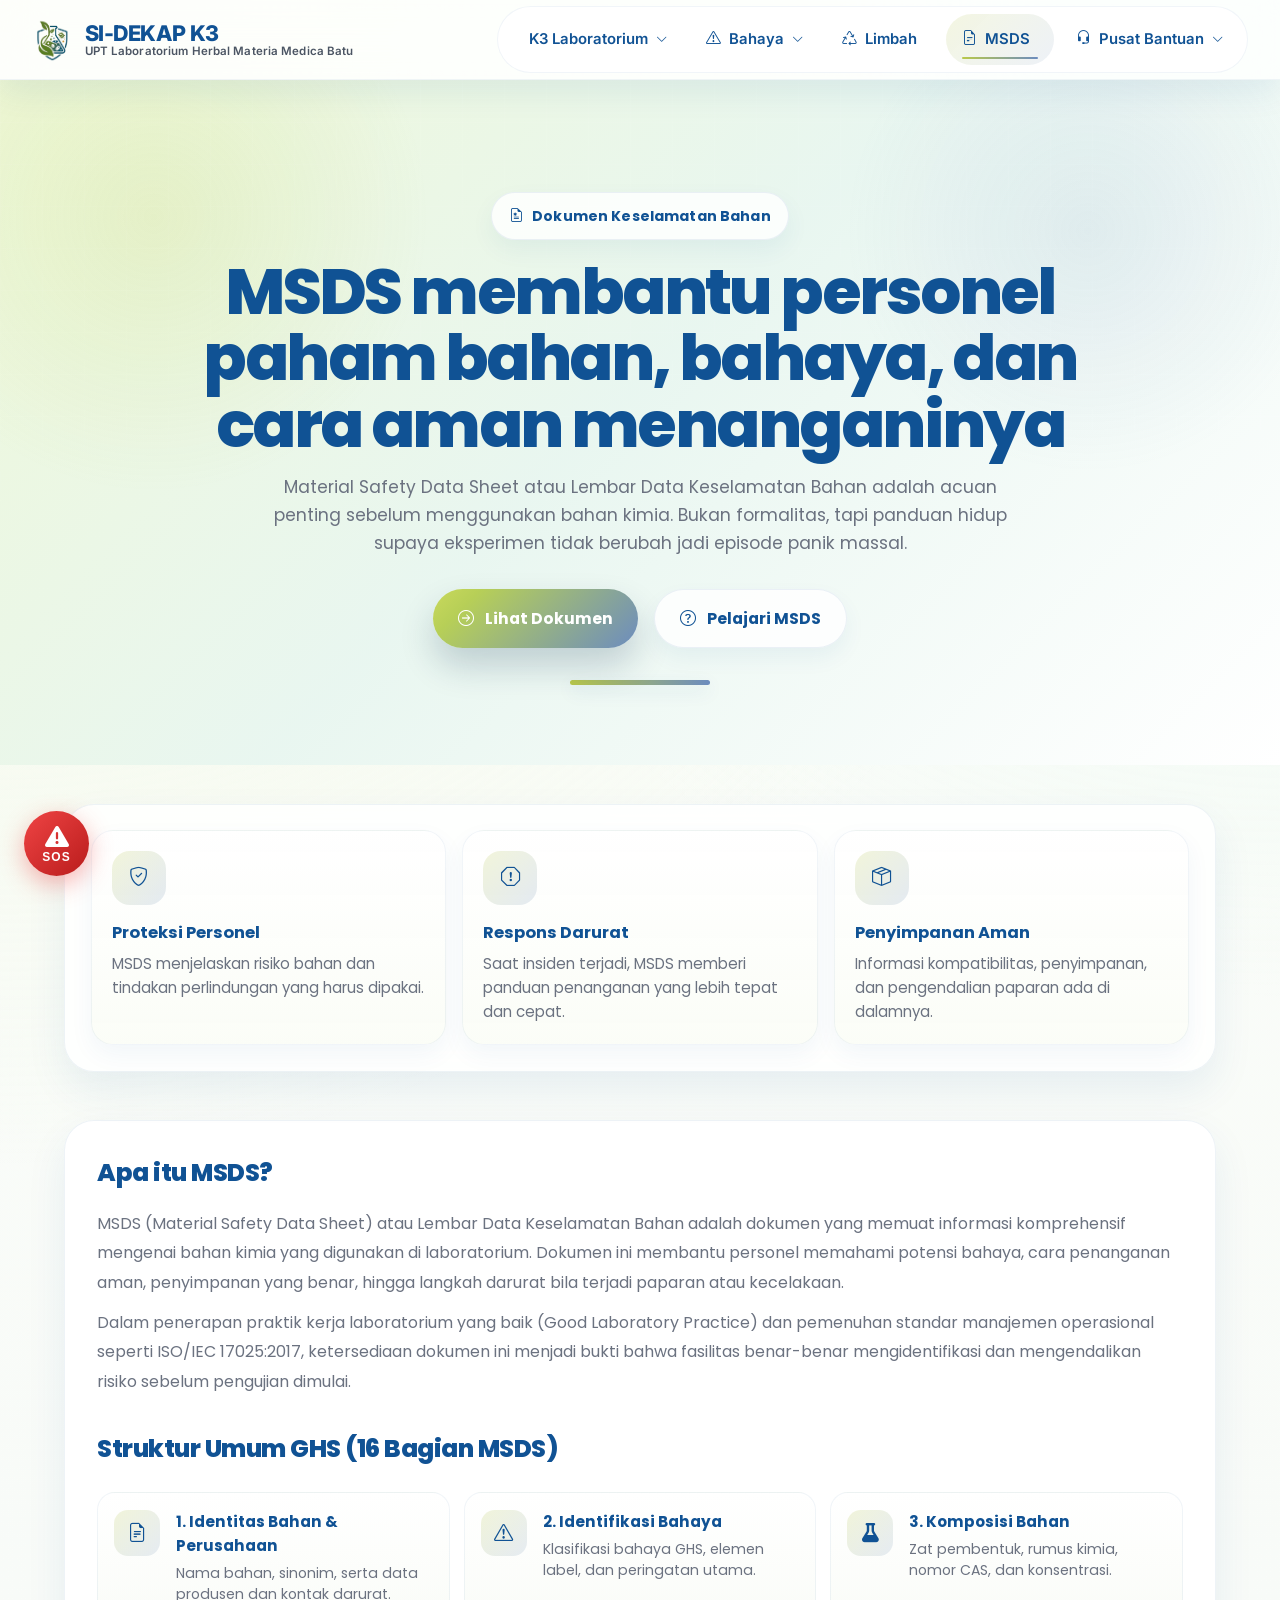
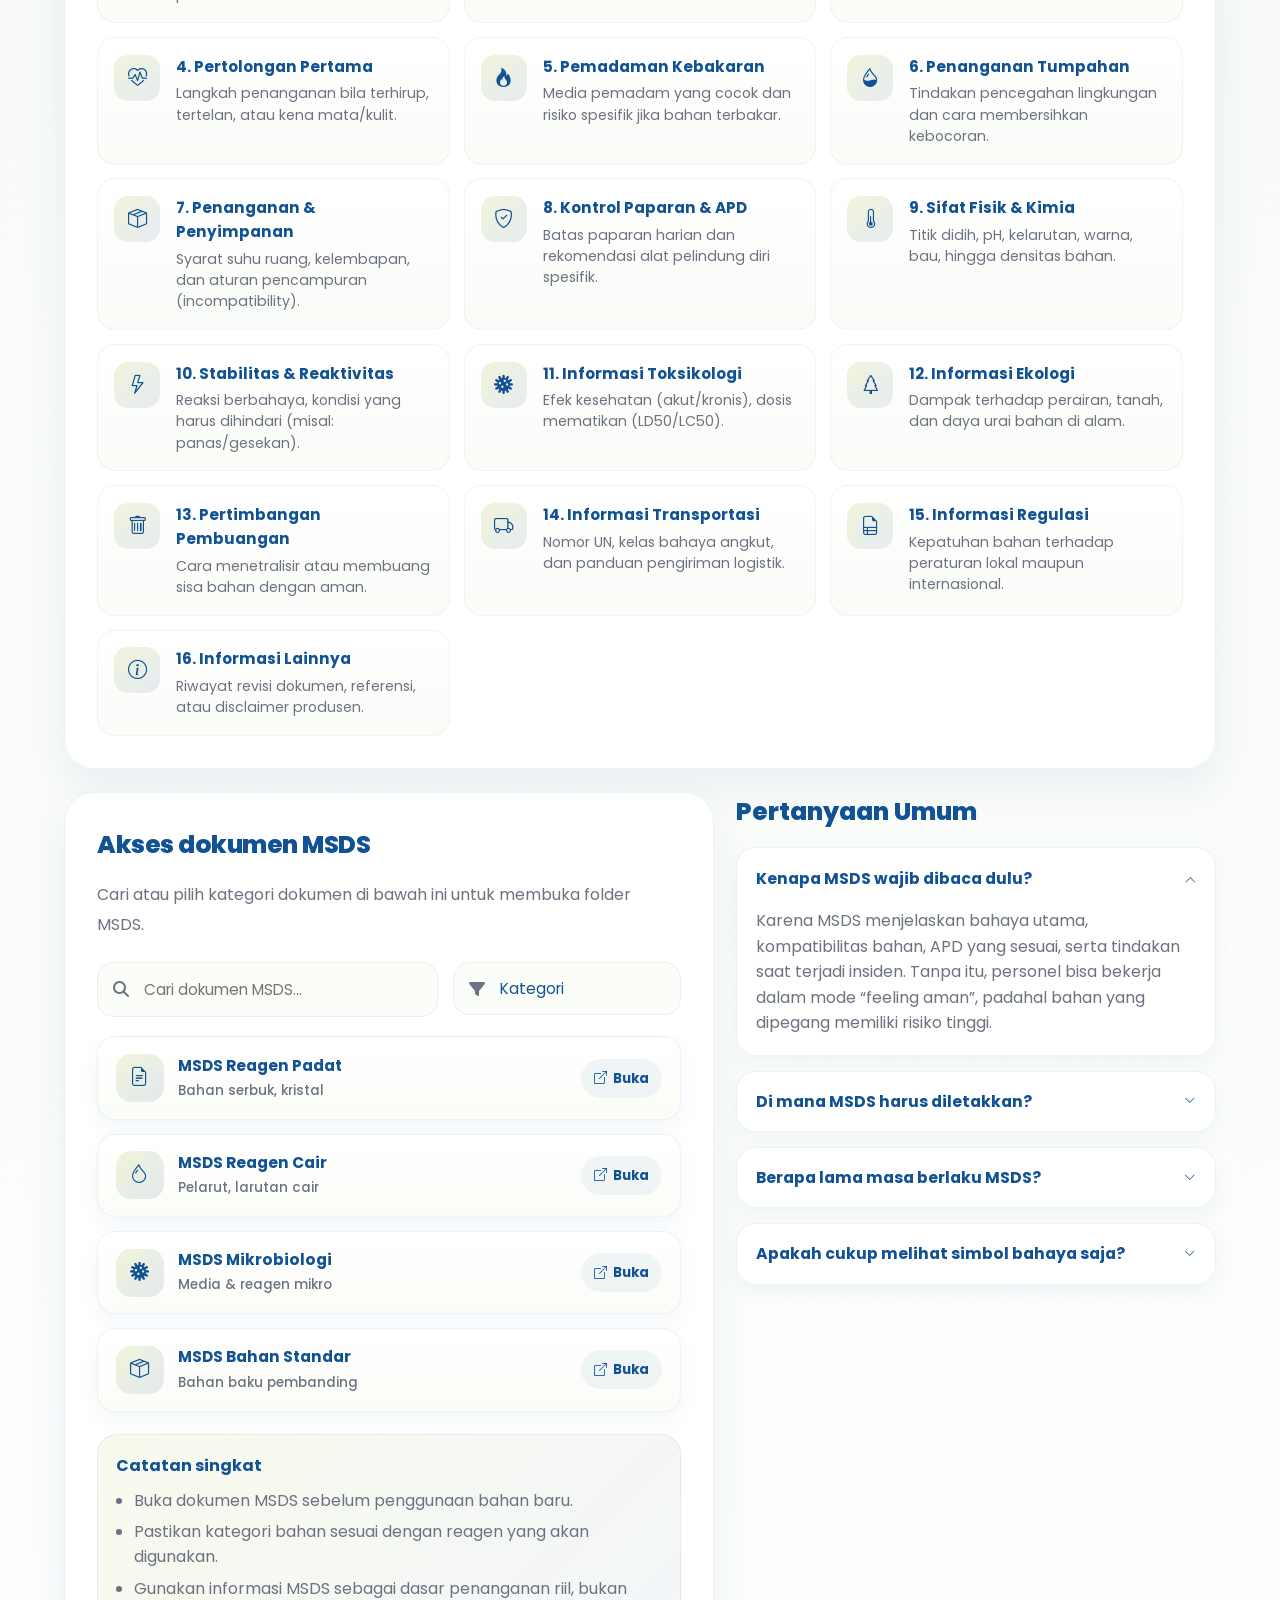
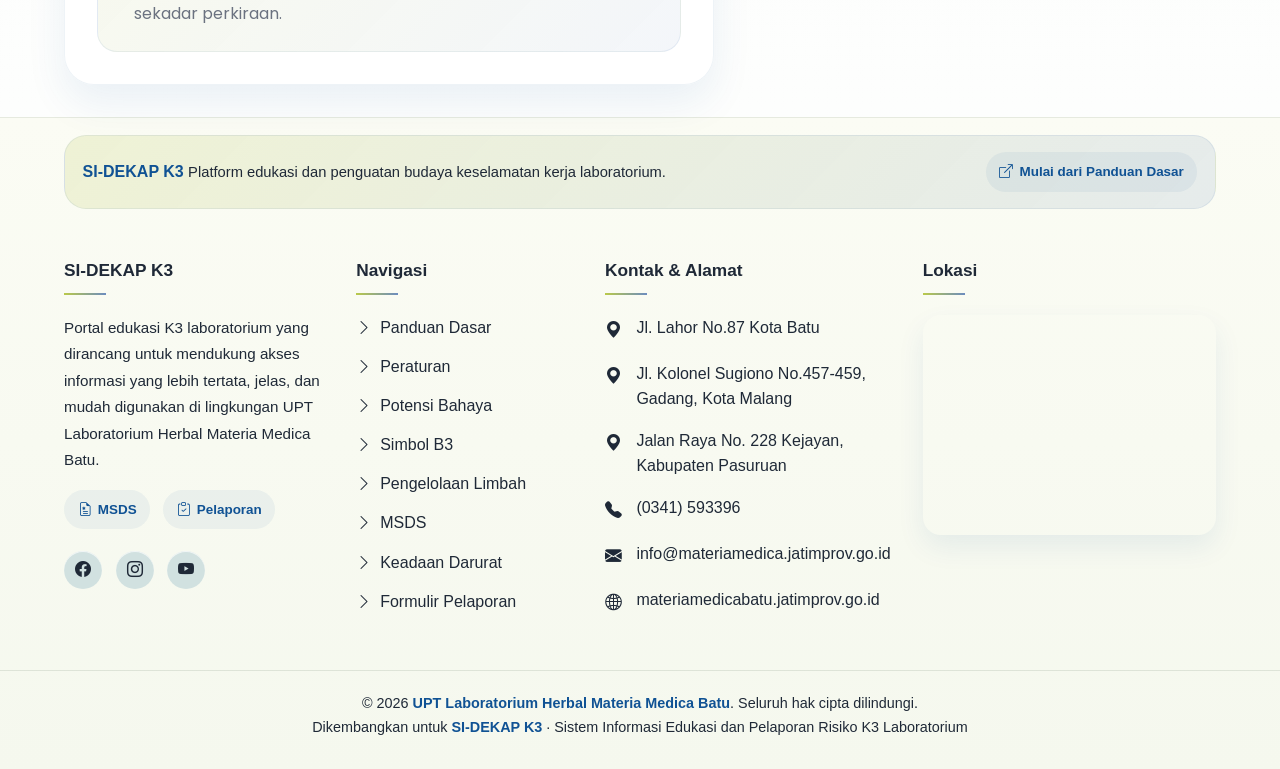
<file: msds.html>
<!doctype html>
<html lang="id">
  <head>
    <meta charset="UTF-8" />
    <meta name="viewport" content="width=device-width, initial-scale=1.0" />
    <title>MSDS - SI-DEKAP Laboratorium</title>

    <link
      rel="stylesheet"
      href="https://cdnjs.cloudflare.com/ajax/libs/font-awesome/6.5.0/css/all.min.css"
    />
    <link
      href="https://cdn.jsdelivr.net/npm/bootstrap-icons@1.11.3/font/bootstrap-icons.css"
      rel="stylesheet"
    />
    <link
      href="https://fonts.googleapis.com/css2?family=Poppins:wght@300;400;500;600;700;800&display=swap"
      rel="stylesheet"
    />
    <link
      href="https://fonts.googleapis.com/css2?family=Inter:wght@400;500;600;700;800&display=swap"
      rel="stylesheet"
    />

    <link rel="stylesheet" href="header.css" />
    <link rel="stylesheet" href="footer.css" />

    <style>
      :root {
        --primary-blue: #bac94a;
        --teal: #6c8cbf;
        --bg-grad-start: #eef8d7;
        --bg-grad-end: #e8f6f0;
        --dark-blue: #105294;

        --bg: #fbfdf9;
        --card: #ffffff;
        --text: #1f2937;
        --muted: #6b7280;
        --border: #e9eef2;
        --white: #ffffff;
        --gray-50: #f8fafc;
        --gray-100: #f1f5f9;
        --gray-200: #e5e7eb;
        --gray-600: #4b5563;

        --danger: #ef4444;
        --success: #16a34a;

        --shadow-sm: 0 8px 20px rgba(16, 82, 148, 0.05);
        --shadow-md: 0 18px 40px rgba(16, 82, 148, 0.08);
        --shadow-lg: 0 28px 60px rgba(16, 82, 148, 0.12);

        --radius-lg: 24px;
        --radius-xl: 30px;
      }

      * {
        margin: 0;
        padding: 0;
        box-sizing: border-box;
      }
      html {
        scroll-behavior: smooth;
      }
      body {
        font-family: "Poppins", sans-serif;
        color: var(--text);
        background:
          radial-gradient(
            circle at top left,
            rgba(234, 246, 205, 0.48),
            transparent 28%
          ),
          radial-gradient(
            circle at top right,
            rgba(207, 247, 228, 0.36),
            transparent 24%
          ),
          linear-gradient(180deg, #fbfdf9 0%, #f8fbf8 42%, #ffffff 100%);
        line-height: 1.6;
        min-height: 100vh;
        display: flex;
        flex-direction: column;
        overflow-x: hidden;
      }

      .container {
        max-width: 1200px;
        margin: 0 auto;
        padding: 0 1.5rem;
      }

      .section-label {
        display: inline-flex;
        align-items: center;
        gap: 0.55rem;
        padding: 0.72rem 1.1rem;
        border-radius: 999px;
        background: rgba(255, 255, 255, 0.82);
        border: 1px solid rgba(16, 82, 148, 0.08);
        box-shadow: 0 10px 25px rgba(16, 82, 148, 0.06);
        color: var(--dark-blue);
        font-size: 0.88rem;
        font-weight: 700;
        letter-spacing: 0.01em;
      }

      .section-heading {
        font-size: clamp(2rem, 3.8vw, 3rem);
        line-height: 1.08;
        color: var(--dark-blue);
        font-weight: 800;
        letter-spacing: -0.03em;
      }
      .section-subtitle {
        color: var(--muted);
        font-size: 1.02rem;
        max-width: 760px;
        margin: 1rem auto 0;
      }

      .reveal {
        opacity: 0;
        transform: translateY(24px);
        transition:
          opacity 0.8s ease,
          transform 0.8s ease;
      }
      .reveal.show {
        opacity: 1;
        transform: translateY(0);
      }

      .scroll-progress {
        position: fixed;
        top: 0;
        left: 0;
        width: 0%;
        height: 4px;
        background: linear-gradient(90deg, var(--primary-blue), var(--teal));
        z-index: 1200;
        box-shadow: 0 2px 10px rgba(16, 82, 148, 0.18);
      }

      /* =============================
         HERO
         ============================= */
      .msds-hero {
        position: relative;
        overflow: hidden;
        padding: 7rem 0 5rem;
        background:
          radial-gradient(
            circle at 12% 20%,
            rgba(186, 201, 74, 0.16),
            transparent 22%
          ),
          radial-gradient(
            circle at 85% 22%,
            rgba(108, 140, 191, 0.12),
            transparent 20%
          ),
          linear-gradient(
            135deg,
            rgba(238, 248, 215, 0.95) 0%,
            rgba(232, 246, 240, 0.95) 48%,
            rgba(255, 255, 255, 1) 100%
          );
      }

      .msds-hero::before {
        content: "";
        position: absolute;
        inset: 0;
        background-image:
          linear-gradient(rgba(255, 255, 255, 0.32) 1px, transparent 1px),
          linear-gradient(90deg, rgba(255, 255, 255, 0.32) 1px, transparent 1px);
        background-size: 42px 42px;
        mask-image: linear-gradient(
          to bottom,
          rgba(0, 0, 0, 0.35),
          transparent 90%
        );
        opacity: 0.45;
        pointer-events: none;
      }

      .hero-inner {
        position: relative;
        z-index: 1;
        max-width: 940px;
        margin: 0 auto;
        text-align: center;
      }
      .hero-inner h1 {
        font-size: clamp(2.6rem, 5vw, 4.3rem);
        line-height: 1.04;
        font-weight: 800;
        margin: 1.2rem 0 1rem;
        letter-spacing: -0.04em;
        color: var(--dark-blue);
      }
      .hero-inner p {
        font-size: 1.08rem;
        color: var(--muted);
        max-width: 760px;
        margin: 0 auto 2rem;
      }

      .hero-actions {
        display: flex;
        justify-content: center;
        flex-wrap: wrap;
        gap: 1rem;
      }
      .cta-button {
        display: inline-flex;
        align-items: center;
        justify-content: center;
        gap: 0.7rem;
        padding: 1rem 1.55rem;
        border-radius: 999px;
        text-decoration: none;
        font-weight: 700;
        font-size: 0.98rem;
        cursor: pointer;
        transition:
          transform 0.28s ease,
          box-shadow 0.28s ease,
          background 0.28s ease;
        border: none;
      }
      .cta-button.primary {
        background: linear-gradient(
          135deg,
          #c9d95c 0%,
          #b7cf57 18%,
          #6c8cbf 100%
        );
        color: var(--white);
        box-shadow: 0 18px 35px rgba(12, 44, 82, 0.2);
      }
      .cta-button.primary:hover {
        transform: translateY(-3px);
        box-shadow: 0 22px 42px rgba(12, 44, 82, 0.28);
      }
      .cta-button.secondary {
        background: rgba(255, 255, 255, 0.82);
        color: var(--dark-blue);
        border: 1px solid rgba(16, 82, 148, 0.08);
        box-shadow: 0 10px 22px rgba(16, 82, 148, 0.06);
      }
      .cta-button.secondary:hover {
        transform: translateY(-3px);
      }

      .hero-divider {
        width: 140px;
        height: 5px;
        margin: 2rem auto 0;
        border-radius: 999px;
        background: linear-gradient(90deg, var(--primary-blue), var(--teal));
        box-shadow: 0 6px 18px rgba(16, 82, 148, 0.12);
      }

      /* =============================
         CONTENT
         ============================= */
      .content {
        padding: 4rem 0 2rem;
      }
      .glass-panel {
        background: rgba(255, 255, 255, 0.84);
        border: 1px solid rgba(16, 82, 148, 0.07);
        box-shadow: var(--shadow-md);
        border-radius: var(--radius-xl);
        backdrop-filter: blur(16px);
      }
      .intro-panel {
        padding: 1.6rem;
        margin-top: -1.6rem;
        position: relative;
        z-index: 2;
      }
      .intro-grid {
        display: grid;
        grid-template-columns: repeat(3, minmax(0, 1fr));
        gap: 1rem;
      }
      .intro-card {
        padding: 1.25rem;
        border-radius: 22px;
        background: linear-gradient(
          180deg,
          rgba(255, 255, 255, 0.98),
          rgba(251, 253, 247, 0.96)
        );
        border: 1px solid rgba(16, 82, 148, 0.06);
        box-shadow: 0 10px 24px rgba(16, 82, 148, 0.05);
        transition:
          transform 0.25s ease,
          box-shadow 0.25s ease;
      }
      .intro-card:hover {
        transform: translateY(-5px);
        box-shadow: 0 16px 28px rgba(16, 82, 148, 0.08);
      }
      .intro-card .icon {
        width: 54px;
        height: 54px;
        border-radius: 18px;
        display: inline-flex;
        align-items: center;
        justify-content: center;
        margin-bottom: 0.9rem;
        background: linear-gradient(
          135deg,
          rgba(186, 201, 74, 0.2),
          rgba(108, 140, 191, 0.18)
        );
        color: var(--dark-blue);
        font-size: 1.2rem;
      }
      .intro-card h3 {
        color: var(--dark-blue);
        font-size: 1.02rem;
        margin-bottom: 0.4rem;
      }
      .intro-card p {
        color: var(--muted);
        font-size: 0.94rem;
      }

      .main-grid {
        display: grid;
        grid-template-columns: 1.15fr 0.85fr;
        gap: 1.4rem;
        margin-top: 3rem;
      }
      .card {
        background: rgba(255, 255, 255, 0.94);
        border: 1px solid rgba(16, 82, 148, 0.07);
        border-radius: 30px;
        padding: 2rem;
        box-shadow: var(--shadow-md);
      }
      .card h2 {
        margin-top: 0;
        margin-bottom: 1rem;
        font-size: 1.55rem;
        color: var(--dark-blue);
        font-weight: 800;
        letter-spacing: -0.02em;
      }
      .card p {
        margin-top: 0.65rem;
        line-height: 1.85;
        color: var(--muted);
        font-size: 1rem;
      }

      /* =============================
         FORMAT LIST (Updated 16 GHS)
         ============================= */
      .format-list {
        margin: 1.5rem 0 0;
        padding: 0;
        list-style: none;
        display: grid;
        grid-template-columns: repeat(auto-fit, minmax(280px, 1fr));
        gap: 0.85rem;
      }
      .format-list li {
        display: grid;
        grid-template-columns: auto 1fr;
        gap: 1rem;
        align-items: start;
        padding: 1.05rem 1rem;
        background: linear-gradient(180deg, #ffffff, #fafcf8);
        border-radius: 18px;
        border: 1px solid rgba(16, 82, 148, 0.06);
        transition: all 0.25s ease;
      }
      .format-list li:hover {
        transform: translateX(4px);
        background: linear-gradient(
          135deg,
          rgba(186, 201, 74, 0.12),
          rgba(108, 140, 191, 0.06)
        );
        box-shadow: var(--shadow-sm);
      }
      .format-icon {
        width: 46px;
        height: 46px;
        border-radius: 14px;
        display: inline-flex;
        align-items: center;
        justify-content: center;
        font-size: 1.2rem;
        line-height: 1;
        color: var(--dark-blue);
        background: linear-gradient(
          135deg,
          rgba(186, 201, 74, 0.2),
          rgba(108, 140, 191, 0.16)
        );
      }
      .format-title {
        font-weight: 700;
        color: var(--dark-blue);
        font-size: 0.95rem;
        display: block;
        margin-bottom: 0.28rem;
      }
      .format-desc {
        color: var(--muted);
        font-size: 0.88rem;
        display: block;
        line-height: 1.5;
      }

      /* =============================
         SEARCH + FILTER
         ============================= */
      .toolbar {
        display: grid;
        grid-template-columns: 1.2fr 0.8fr;
        gap: 0.9rem;
        margin: 1.4rem 0 1.2rem;
      }
      .search-box,
      .filter-box {
        position: relative;
      }
      .search-box input,
      .filter-box select {
        width: 100%;
        padding: 0.95rem 1rem 0.95rem 2.9rem;
        border: 1.5px solid var(--border);
        border-radius: 16px;
        font-size: 0.95rem;
        font-family: inherit;
        transition: all 0.28s ease;
        background: var(--bg);
        color: var(--dark-blue);
        appearance: none;
      }
      .search-box input:focus,
      .filter-box select:focus {
        outline: none;
        border-color: var(--primary-blue);
        box-shadow: 0 0 0 4px rgba(186, 201, 74, 0.1);
        background: var(--white);
      }
      .search-box .fa-search,
      .filter-box .fa-filter {
        position: absolute;
        left: 1rem;
        top: 50%;
        transform: translateY(-50%);
        color: var(--muted);
      }

      /* =============================
         FILE LIST
         ============================= */
      .link-list {
        list-style: none;
        margin: 0;
        padding: 0;
        display: grid;
        gap: 0.85rem;
      }
      .msds-item {
        display: block;
      }
      .link-btn {
        display: flex;
        align-items: center;
        justify-content: space-between;
        gap: 1rem;
        width: 100%;
        text-decoration: none;
        background: linear-gradient(180deg, #ffffff, #fbfdf8);
        color: var(--text);
        padding: 1.05rem 1.1rem;
        border-radius: 18px;
        font-weight: 600;
        transition: all 0.25s ease;
        font-size: 0.96rem;
        border: 1px solid rgba(16, 82, 148, 0.07);
        box-shadow: var(--shadow-sm);
      }
      .link-btn:hover {
        transform: translateY(-4px);
        box-shadow: 0 16px 28px rgba(16, 82, 148, 0.1);
        border-color: rgba(16, 82, 148, 0.12);
      }
      .file-main {
        display: flex;
        align-items: center;
        gap: 0.9rem;
      }
      .icon-badge {
        width: 48px;
        height: 48px;
        border-radius: 15px;
        display: inline-flex;
        align-items: center;
        justify-content: center;
        background: linear-gradient(
          135deg,
          rgba(186, 201, 74, 0.2),
          rgba(108, 140, 191, 0.18)
        );
        color: var(--dark-blue);
        flex-shrink: 0;
        font-size: 1.2rem;
      }
      .file-text {
        display: flex;
        flex-direction: column;
        gap: 0.18rem;
      }
      .link-text {
        color: var(--dark-blue);
        font-weight: 700;
        line-height: 1.45;
      }
      .link-subtext {
        color: var(--muted);
        font-size: 0.84rem;
        font-weight: 500;
      }
      .open-badge {
        display: inline-flex;
        align-items: center;
        gap: 0.4rem;
        padding: 0.55rem 0.8rem;
        border-radius: 999px;
        background: rgba(16, 82, 148, 0.06);
        color: var(--dark-blue);
        font-size: 0.83rem;
        font-weight: 700;
        white-space: nowrap;
      }

      #noResultMsg {
        display: none;
        color: var(--danger);
        text-align: center;
        margin-top: 1rem;
        font-weight: 600;
        padding: 1rem;
        border-radius: 14px;
        background: rgba(239, 68, 68, 0.06);
        border: 1px dashed rgba(239, 68, 68, 0.2);
      }

      /* =============================
         QUICK INFO
         ============================= */
      .quick-info {
        margin-top: 1.4rem;
        padding: 1.15rem;
        border-radius: 20px;
        background: linear-gradient(
          135deg,
          rgba(186, 201, 74, 0.1),
          rgba(108, 140, 191, 0.08)
        );
        border: 1px solid rgba(16, 82, 148, 0.08);
      }
      .quick-info h3 {
        color: var(--dark-blue);
        font-size: 1rem;
        margin-bottom: 0.55rem;
      }
      .quick-info ul {
        padding-left: 1.1rem;
        color: var(--muted);
      }
      .quick-info li {
        margin-bottom: 0.35rem;
        line-height: 1.6;
      }

      /* =============================
         ACCORDION
         ============================= */
      .accordion-wrap {
        margin-top: 3rem;
      }
      .accordion-title {
        text-align: center;
        font-size: clamp(1.9rem, 3vw, 2.4rem);
        font-weight: 800;
        margin-bottom: 1.6rem;
        color: var(--dark-blue);
      }
      .accordion {
        display: grid;
        gap: 0.9rem;
      }
      .accordion-item {
        background: rgba(255, 255, 255, 0.94);
        border: 1px solid rgba(16, 82, 148, 0.07);
        border-radius: 20px;
        overflow: hidden;
        box-shadow: var(--shadow-sm);
      }
      .accordion-button {
        width: 100%;
        border: none;
        background: transparent;
        text-align: left;
        padding: 1.15rem 1.2rem;
        font-family: inherit;
        font-size: 0.98rem;
        font-weight: 700;
        color: var(--dark-blue);
        display: flex;
        justify-content: space-between;
        align-items: center;
        cursor: pointer;
      }
      .accordion-button i {
        transition: transform 0.25s ease;
      }
      .accordion-item.active .accordion-button i {
        transform: rotate(180deg);
      }
      .accordion-content {
        max-height: 0;
        overflow: hidden;
        transition: max-height 0.3s ease;
      }
      .accordion-inner {
        padding: 0 1.2rem 1.2rem;
        color: var(--muted);
      }
      .accordion-inner p,
      .accordion-inner li {
        color: var(--muted);
      }
      .accordion-inner ul {
        padding-left: 1.2rem;
        margin-top: 0.5rem;
      }

      /* =============================
         BACK TO TOP
         ============================= */
      .back-to-top {
        position: fixed;
        right: 18px;
        bottom: 18px;
        width: 52px;
        height: 52px;
        border-radius: 18px;
        border: none;
        cursor: pointer;
        display: inline-flex;
        align-items: center;
        justify-content: center;
        background: linear-gradient(135deg, #c9d95c 0%, #6c8cbf 100%);
        color: var(--white);
        box-shadow: 0 18px 34px rgba(16, 82, 148, 0.2);
        opacity: 0;
        visibility: hidden;
        transform: translateY(10px);
        transition: all 0.28s ease;
        z-index: 1100;
      }
      .back-to-top.show {
        opacity: 1;
        visibility: visible;
        transform: translateY(0);
      }
      .back-to-top:hover {
        transform: translateY(-4px);
      }

      /* =============================
         RESPONSIVE (NON-HEADER)
         ============================= */
      @media (max-width: 1100px) {
        .intro-grid {
          grid-template-columns: repeat(2, minmax(0, 1fr));
        }
        .main-grid {
          grid-template-columns: 1fr;
        }
      }
      @media (max-width: 768px) {
        .msds-hero {
          padding: 5.8rem 0 4.4rem;
        }
        .hero-actions {
          flex-direction: column;
          align-items: stretch;
          max-width: 380px;
          margin-left: auto;
          margin-right: auto;
        }
        .cta-button {
          width: 100%;
        }
        .intro-grid,
        .toolbar,
        .format-list {
          grid-template-columns: 1fr;
        }
        .card {
          padding: 1.4rem;
          border-radius: 24px;
        }
        /* Override inline grid-column untuk kolom tunggal di HP */
        .main-grid > * {
          grid-column: 1 / -1 !important;
        }
        .accordion-wrap {
          margin-top: 1.5rem;
        }
        .accordion-title {
          text-align: center !important;
          font-size: 1.35rem !important;
        }
        /* Toolbar filter & search satu kolom */
        .toolbar {
          grid-template-columns: 1fr;
        }
        .back-to-top {
          width: 48px;
          height: 48px;
          right: 14px;
          bottom: 14px;
        }
      }
    </style>
  </head>
  <body>
    <div class="scroll-progress" id="scrollProgress"></div>

    <div id="header-placeholder"></div>

    <section class="msds-hero">
      <div class="container">
        <div class="hero-inner reveal">
          <span class="section-label">
            <i class="bi bi-file-earmark-medical"></i>
            Dokumen Keselamatan Bahan
          </span>

          <h1>
            MSDS membantu personel paham bahan, bahaya, dan cara aman
            menanganinya
          </h1>

          <p>
            Material Safety Data Sheet atau Lembar Data Keselamatan Bahan adalah
            acuan penting sebelum menggunakan bahan kimia. Bukan formalitas,
            tapi panduan hidup supaya eksperimen tidak berubah jadi episode
            panik massal.
          </p>

          <div class="hero-actions">
            <a href="#dokumen-msds" class="cta-button primary">
              <i class="bi bi-arrow-right-circle"></i> Lihat Dokumen
            </a>
            <a href="#faq-msds" class="cta-button secondary">
              <i class="bi bi-question-circle"></i> Pelajari MSDS
            </a>
          </div>

          <div class="hero-divider"></div>
        </div>
      </div>
    </section>

    <section class="content">
      <div class="container">
        <div class="intro-panel glass-panel reveal">
          <div class="intro-grid">
            <div class="intro-card">
              <div class="icon"><i class="bi bi-shield-check"></i></div>
              <h3>Proteksi Personel</h3>
              <p>
                MSDS menjelaskan risiko bahan dan tindakan perlindungan yang
                harus dipakai.
              </p>
            </div>
            <div class="intro-card">
              <div class="icon"><i class="bi bi-exclamation-octagon"></i></div>
              <h3>Respons Darurat</h3>
              <p>
                Saat insiden terjadi, MSDS memberi panduan penanganan yang lebih
                tepat dan cepat.
              </p>
            </div>
            <div class="intro-card">
              <div class="icon"><i class="bi bi-box-seam"></i></div>
              <h3>Penyimpanan Aman</h3>
              <p>
                Informasi kompatibilitas, penyimpanan, dan pengendalian paparan
                ada di dalamnya.
              </p>
            </div>
          </div>
        </div>

        <div class="main-grid">
          <div class="card reveal" style="grid-column: 1 / -1">
            <h2>Apa itu MSDS?</h2>
            <p>
              MSDS (Material Safety Data Sheet) atau Lembar Data Keselamatan
              Bahan adalah dokumen yang memuat informasi komprehensif mengenai
              bahan kimia yang digunakan di laboratorium. Dokumen ini membantu
              personel memahami potensi bahaya, cara penanganan aman,
              penyimpanan yang benar, hingga langkah darurat bila terjadi
              paparan atau kecelakaan.
            </p>
            <p>
              Dalam penerapan praktik kerja laboratorium yang baik (Good
              Laboratory Practice) dan pemenuhan standar manajemen operasional
              seperti ISO/IEC 17025:2017, ketersediaan dokumen ini menjadi bukti
              bahwa fasilitas benar-benar mengidentifikasi dan mengendalikan
              risiko sebelum pengujian dimulai.
            </p>

            <h2 style="margin-top: 2rem">Struktur Umum GHS (16 Bagian MSDS)</h2>
            <ul class="format-list">
              <li>
                <span class="format-icon"
                  ><i class="bi bi-file-earmark-text"></i
                ></span>
                <div>
                  <span class="format-title"
                    >1. Identitas Bahan & Perusahaan</span
                  >
                  <span class="format-desc"
                    >Nama bahan, sinonim, serta data produsen dan kontak
                    darurat.</span
                  >
                </div>
              </li>
              <li>
                <span class="format-icon"
                  ><i class="bi bi-exclamation-triangle"></i
                ></span>
                <div>
                  <span class="format-title">2. Identifikasi Bahaya</span>
                  <span class="format-desc"
                    >Klasifikasi bahaya GHS, elemen label, dan peringatan
                    utama.</span
                  >
                </div>
              </li>
              <li>
                <span class="format-icon"><i class="fas fa-flask"></i></span>
                <div>
                  <span class="format-title">3. Komposisi Bahan</span>
                  <span class="format-desc"
                    >Zat pembentuk, rumus kimia, nomor CAS, dan
                    konsentrasi.</span
                  >
                </div>
              </li>
              <li>
                <span class="format-icon"
                  ><i class="bi bi-heart-pulse"></i
                ></span>
                <div>
                  <span class="format-title">4. Pertolongan Pertama</span>
                  <span class="format-desc"
                    >Langkah penanganan bila terhirup, tertelan, atau kena
                    mata/kulit.</span
                  >
                </div>
              </li>
              <li>
                <span class="format-icon"><i class="bi bi-fire"></i></span>
                <div>
                  <span class="format-title">5. Pemadaman Kebakaran</span>
                  <span class="format-desc"
                    >Media pemadam yang cocok dan risiko spesifik jika bahan
                    terbakar.</span
                  >
                </div>
              </li>
              <li>
                <span class="format-icon"
                  ><i class="bi bi-droplet-half"></i
                ></span>
                <div>
                  <span class="format-title">6. Penanganan Tumpahan</span>
                  <span class="format-desc"
                    >Tindakan pencegahan lingkungan dan cara membersihkan
                    kebocoran.</span
                  >
                </div>
              </li>
              <li>
                <span class="format-icon"><i class="bi bi-box-seam"></i></span>
                <div>
                  <span class="format-title">7. Penanganan & Penyimpanan</span>
                  <span class="format-desc"
                    >Syarat suhu ruang, kelembapan, dan aturan pencampuran
                    (incompatibility).</span
                  >
                </div>
              </li>
              <li>
                <span class="format-icon"
                  ><i class="bi bi-shield-check"></i
                ></span>
                <div>
                  <span class="format-title">8. Kontrol Paparan & APD</span>
                  <span class="format-desc"
                    >Batas paparan harian dan rekomendasi alat pelindung diri
                    spesifik.</span
                  >
                </div>
              </li>
              <li>
                <span class="format-icon"
                  ><i class="bi bi-thermometer-half"></i
                ></span>
                <div>
                  <span class="format-title">9. Sifat Fisik & Kimia</span>
                  <span class="format-desc"
                    >Titik didih, pH, kelarutan, warna, bau, hingga densitas
                    bahan.</span
                  >
                </div>
              </li>
              <li>
                <span class="format-icon"><i class="bi bi-lightning"></i></span>
                <div>
                  <span class="format-title">10. Stabilitas & Reaktivitas</span>
                  <span class="format-desc"
                    >Reaksi berbahaya, kondisi yang harus dihindari (misal:
                    panas/gesekan).</span
                  >
                </div>
              </li>
              <li>
                <span class="format-icon"><i class="bi bi-virus"></i></span>
                <div>
                  <span class="format-title">11. Informasi Toksikologi</span>
                  <span class="format-desc"
                    >Efek kesehatan (akut/kronis), dosis mematikan
                    (LD50/LC50).</span
                  >
                </div>
              </li>
              <li>
                <span class="format-icon"><i class="bi bi-tree"></i></span>
                <div>
                  <span class="format-title">12. Informasi Ekologi</span>
                  <span class="format-desc"
                    >Dampak terhadap perairan, tanah, dan daya urai bahan di
                    alam.</span
                  >
                </div>
              </li>
              <li>
                <span class="format-icon"><i class="bi bi-trash"></i></span>
                <div>
                  <span class="format-title">13. Pertimbangan Pembuangan</span>
                  <span class="format-desc"
                    >Cara menetralisir atau membuang sisa bahan dengan
                    aman.</span
                  >
                </div>
              </li>
              <li>
                <span class="format-icon"><i class="bi bi-truck"></i></span>
                <div>
                  <span class="format-title">14. Informasi Transportasi</span>
                  <span class="format-desc"
                    >Nomor UN, kelas bahaya angkut, dan panduan pengiriman
                    logistik.</span
                  >
                </div>
              </li>
              <li>
                <span class="format-icon"
                  ><i class="bi bi-file-earmark-ruled"></i
                ></span>
                <div>
                  <span class="format-title">15. Informasi Regulasi</span>
                  <span class="format-desc"
                    >Kepatuhan bahan terhadap peraturan lokal maupun
                    internasional.</span
                  >
                </div>
              </li>
              <li>
                <span class="format-icon"
                  ><i class="bi bi-info-circle"></i
                ></span>
                <div>
                  <span class="format-title">16. Informasi Lainnya</span>
                  <span class="format-desc"
                    >Riwayat revisi dokumen, referensi, atau disclaimer
                    produsen.</span
                  >
                </div>
              </li>
            </ul>
          </div>

          <div
            class="card reveal"
            id="dokumen-msds"
            style="grid-column: 1; align-self: start"
          >
            <h2>Akses dokumen MSDS</h2>
            <p style="margin-bottom: 1rem">
              Cari atau pilih kategori dokumen di bawah ini untuk membuka folder
              MSDS.
            </p>

            <div class="toolbar">
              <div class="search-box">
                <i class="fas fa-search"></i>
                <input
                  type="text"
                  id="msdsSearch"
                  placeholder="Cari dokumen MSDS..."
                />
              </div>

              <div class="filter-box">
                <i class="fas fa-filter"></i>
                <select id="msdsFilter">
                  <option value="all">Kategori</option>
                  <option value="padat">Padat</option>
                  <option value="cair">Cair</option>
                  <option value="mikrobiologi">Mikro</option>
                  <option value="standar">Standar</option>
                </select>
              </div>
            </div>

            <ul class="link-list" id="msdsList">
              <li class="msds-item" data-category="padat">
                <a
                  class="link-btn"
                  target="_blank"
                  rel="noopener noreferrer"
                  href="https://drive.google.com/drive/folders/1Zh8iu3HY3Ux4u1B7uDgTvlHEWCCQY7pO?usp=sharing"
                >
                  <div class="file-main">
                    <span class="icon-badge"
                      ><i class="bi bi-file-earmark-text"></i
                    ></span>
                    <div class="file-text">
                      <span class="link-text">MSDS Reagen Padat</span>
                      <span class="link-subtext">Bahan serbuk, kristal</span>
                    </div>
                  </div>
                  <span class="open-badge"
                    ><i class="bi bi-box-arrow-up-right"></i> Buka</span
                  >
                </a>
              </li>

              <li class="msds-item" data-category="cair">
                <a
                  class="link-btn"
                  target="_blank"
                  rel="noopener noreferrer"
                  href="https://drive.google.com/drive/folders/1QbPBIJkMhpG5MMAD0LQ9MdEvo8_FqqXK?usp=sharing"
                >
                  <div class="file-main">
                    <span class="icon-badge"
                      ><i class="bi bi-droplet"></i
                    ></span>
                    <div class="file-text">
                      <span class="link-text">MSDS Reagen Cair</span>
                      <span class="link-subtext">Pelarut, larutan cair</span>
                    </div>
                  </div>
                  <span class="open-badge"
                    ><i class="bi bi-box-arrow-up-right"></i> Buka</span
                  >
                </a>
              </li>

              <li class="msds-item" data-category="mikrobiologi">
                <a
                  class="link-btn"
                  target="_blank"
                  rel="noopener noreferrer"
                  href="https://drive.google.com/drive/folders/1Noaz35whKG8meoYG-M8Byr0Cm4__zIaU?usp=sharing"
                >
                  <div class="file-main">
                    <span class="icon-badge"><i class="bi bi-virus"></i></span>
                    <div class="file-text">
                      <span class="link-text">MSDS Mikrobiologi</span>
                      <span class="link-subtext">Media & reagen mikro</span>
                    </div>
                  </div>
                  <span class="open-badge"
                    ><i class="bi bi-box-arrow-up-right"></i> Buka</span
                  >
                </a>
              </li>

              <li class="msds-item" data-category="standar">
                <a
                  class="link-btn"
                  target="_blank"
                  rel="noopener noreferrer"
                  href="https://drive.google.com/drive/folders/1XZPini1U49pYKMKPepW0f5twIYXx-7IV?usp=sharing"
                >
                  <div class="file-main">
                    <span class="icon-badge"
                      ><i class="bi bi-box-seam"></i
                    ></span>
                    <div class="file-text">
                      <span class="link-text">MSDS Bahan Standar</span>
                      <span class="link-subtext">Bahan baku pembanding</span>
                    </div>
                  </div>
                  <span class="open-badge"
                    ><i class="bi bi-box-arrow-up-right"></i> Buka</span
                  >
                </a>
              </li>
            </ul>

            <p id="noResultMsg">Dokumen tidak ditemukan.</p>

            <div class="quick-info">
              <h3>Catatan singkat</h3>
              <ul>
                <li>Buka dokumen MSDS sebelum penggunaan bahan baru.</li>
                <li>
                  Pastikan kategori bahan sesuai dengan reagen yang akan
                  digunakan.
                </li>
                <li>
                  Gunakan informasi MSDS sebagai dasar penanganan riil, bukan
                  sekadar perkiraan.
                </li>
              </ul>
            </div>
          </div>

          <div
            class="accordion-wrap reveal"
            id="faq-msds"
            style="margin-top: 0; grid-column: 2; align-self: start"
          >
            <h2
              class="accordion-title"
              style="text-align: left; font-size: 1.55rem; margin-bottom: 1rem"
            >
              Pertanyaan Umum
            </h2>

            <div class="accordion">
              <div class="accordion-item active">
                <button class="accordion-button" type="button">
                  Kenapa MSDS wajib dibaca dulu?
                  <i class="bi bi-chevron-down"></i>
                </button>
                <div class="accordion-content" style="max-height: 260px">
                  <div class="accordion-inner">
                    <p>
                      Karena MSDS menjelaskan bahaya utama, kompatibilitas
                      bahan, APD yang sesuai, serta tindakan saat terjadi
                      insiden. Tanpa itu, personel bisa bekerja dalam mode
                      “feeling aman”, padahal bahan yang dipegang memiliki
                      risiko tinggi.
                    </p>
                  </div>
                </div>
              </div>

              <div class="accordion-item">
                <button class="accordion-button" type="button">
                  Di mana MSDS harus diletakkan?
                  <i class="bi bi-chevron-down"></i>
                </button>
                <div class="accordion-content">
                  <div class="accordion-inner">
                    <p>
                      MSDS harus diletakkan di tempat yang mudah diakses oleh
                      semua personel di area kerja, baik dalam bentuk cetak map
                      ordner maupun digital melalui SI-DEKAP. Dilarang
                      menyimpannya di tempat yang terkunci rapat.
                    </p>
                  </div>
                </div>
              </div>

              <div class="accordion-item">
                <button class="accordion-button" type="button">
                  Berapa lama masa berlaku MSDS?
                  <i class="bi bi-chevron-down"></i>
                </button>
                <div class="accordion-content">
                  <div class="accordion-inner">
                    <p>
                      Secara umum, produsen wajib memperbarui MSDS setiap 5
                      tahun sekali, atau lebih cepat jika ada temuan baru
                      mengenai tingkat toksisitas dan bahaya dari zat tersebut.
                      Selalu gunakan revisi yang paling mutakhir.
                    </p>
                  </div>
                </div>
              </div>

              <div class="accordion-item">
                <button class="accordion-button" type="button">
                  Apakah cukup melihat simbol bahaya saja?
                  <i class="bi bi-chevron-down"></i>
                </button>
                <div class="accordion-content">
                  <div class="accordion-inner">
                    <p>
                      Tidak cukup. Simbol hanya memberi sinyal umum. MSDS
                      memberi detail teknis yang dibutuhkan untuk pertolongan
                      spesifik. Jadi jika cuma lihat simbol lalu merasa sudah
                      paham semua penanganannya, itu sangat berisiko.
                    </p>
                  </div>
                </div>
              </div>
            </div>
          </div>
        </div>
      </div>
    </section>

    <div id="footer-placeholder"></div>

    <button class="back-to-top" id="backToTop" aria-label="Kembali ke atas">
      <i class="bi bi-arrow-up"></i>
    </button>

    <script src="header.js"></script>
    <script src="footer.js"></script>

    <script>
      const scrollProgress = document.getElementById("scrollProgress");
      const backToTop = document.getElementById("backToTop");
      const reveals = document.querySelectorAll(".reveal");
      const searchInput = document.getElementById("msdsSearch");
      const filterSelect = document.getElementById("msdsFilter");
      const msdsItems = document.querySelectorAll(".msds-item");
      const noResultMsg = document.getElementById("noResultMsg");
      const accordionItems = document.querySelectorAll(".accordion-item");

      function updateScrollProgress() {
        const scrollTop = window.scrollY;
        const docHeight =
          document.documentElement.scrollHeight - window.innerHeight;
        const progress = docHeight > 0 ? (scrollTop / docHeight) * 100 : 0;
        scrollProgress.style.width = progress + "%";

        if (scrollTop > 320) {
          backToTop.classList.add("show");
        } else {
          backToTop.classList.remove("show");
        }
      }

      backToTop.addEventListener("click", () => {
        window.scrollTo({ top: 0, behavior: "smooth" });
      });

      const revealObserver = new IntersectionObserver(
        (entries) => {
          entries.forEach((entry) => {
            if (entry.isIntersecting) {
              entry.target.classList.add("show");
              revealObserver.unobserve(entry.target);
            }
          });
        },
        { threshold: 0.15 },
      );

      reveals.forEach((el) => revealObserver.observe(el));

      function filterMSDS() {
        const searchValue = searchInput.value.toLowerCase().trim();
        const selectedCategory = filterSelect.value.toLowerCase();
        let visibleCount = 0;

        msdsItems.forEach((item) => {
          const text = item.innerText.toLowerCase();
          const category = item.dataset.category.toLowerCase();

          const matchSearch = text.includes(searchValue);
          const matchCategory =
            selectedCategory === "all" || category === selectedCategory;

          if (matchSearch && matchCategory) {
            item.style.display = "block";
            visibleCount++;
          } else {
            item.style.display = "none";
          }
        });

        noResultMsg.style.display = visibleCount === 0 ? "block" : "none";
      }

      searchInput.addEventListener("input", filterMSDS);
      filterSelect.addEventListener("change", filterMSDS);

      accordionItems.forEach((item) => {
        const button = item.querySelector(".accordion-button");
        const content = item.querySelector(".accordion-content");

        button.addEventListener("click", () => {
          const isActive = item.classList.contains("active");

          accordionItems.forEach((other) => {
            other.classList.remove("active");
            other.querySelector(".accordion-content").style.maxHeight = null;
          });

          if (!isActive) {
            item.classList.add("active");
            content.style.maxHeight = content.scrollHeight + "px";
          }
        });
      });

      window.addEventListener("scroll", updateScrollProgress);
      window.addEventListener("load", updateScrollProgress);
    </script>
  </body>
</html>
</file>
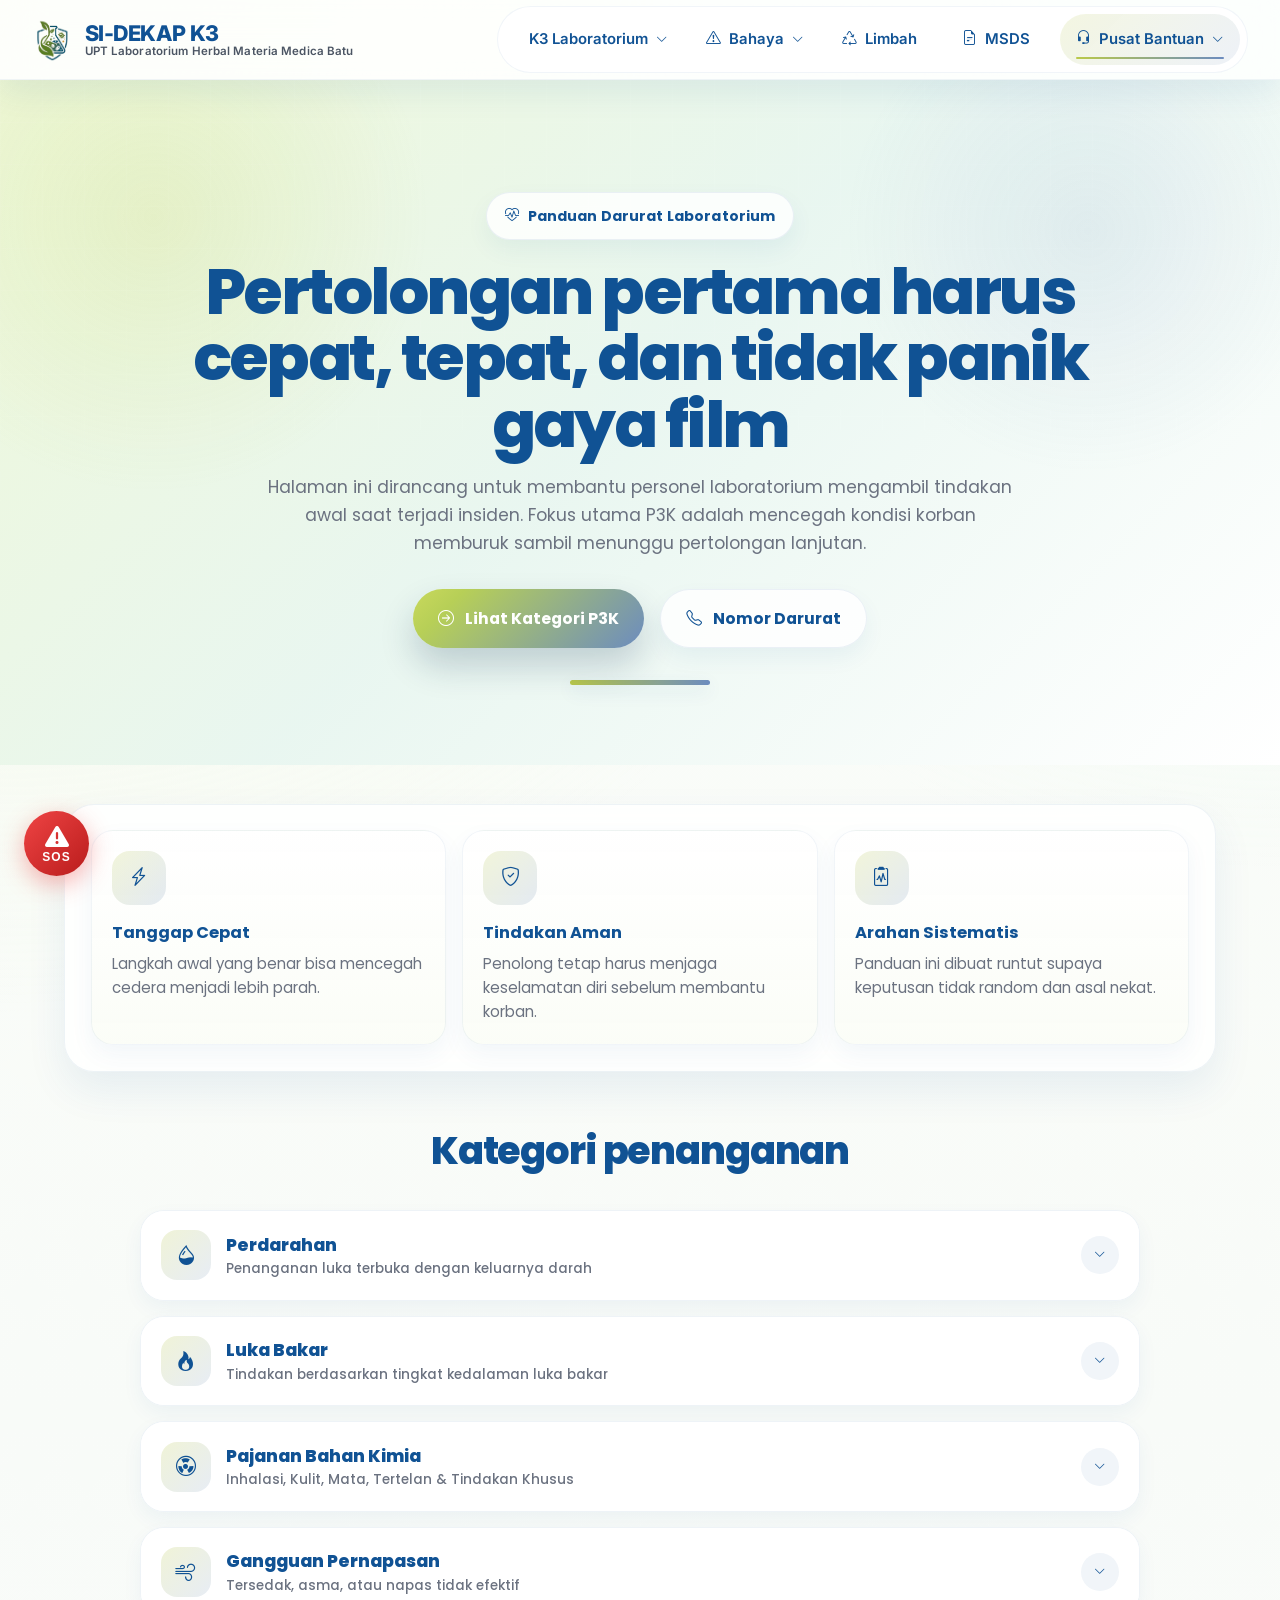
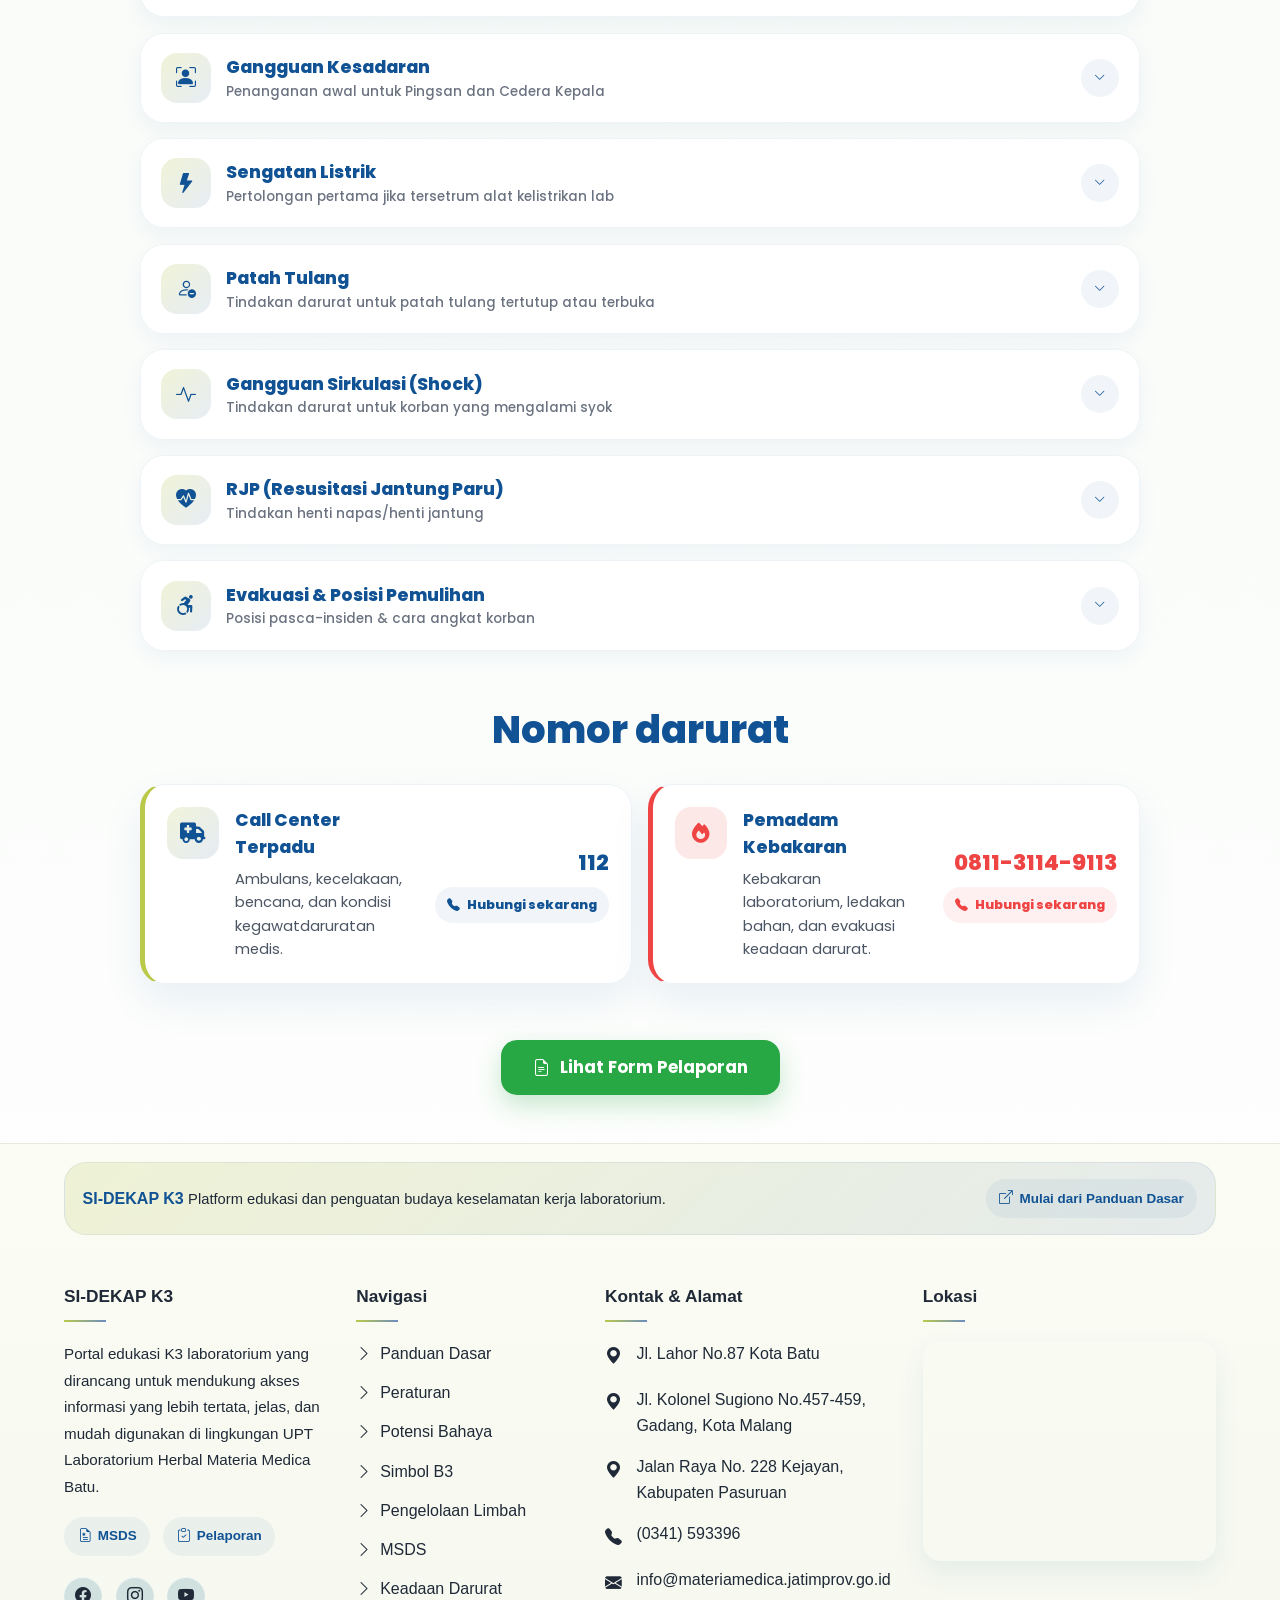
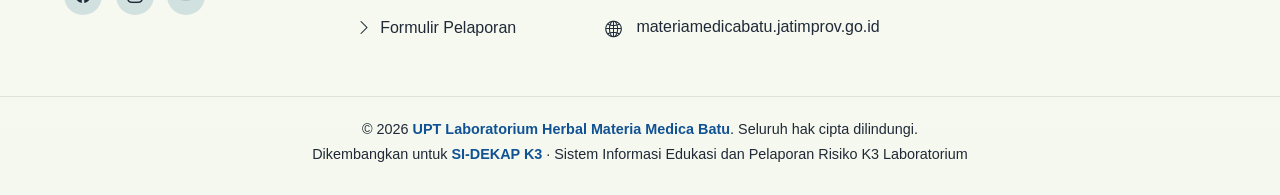
<file: p3k.html>
<!doctype html>
<html lang="id">
  <head>
    <meta charset="UTF-8" />
    <meta name="viewport" content="width=device-width, initial-scale=1.0" />
    <title>Pertolongan Pertama (P3K) - SI-DEKAP Laboratorium</title>

    <link
      rel="stylesheet"
      href="https://cdnjs.cloudflare.com/ajax/libs/font-awesome/6.5.0/css/all.min.css"
    />
    <link
      href="https://cdn.jsdelivr.net/npm/bootstrap-icons@1.11.3/font/bootstrap-icons.css"
      rel="stylesheet"
    />
    <link
      href="https://fonts.googleapis.com/css2?family=Poppins:wght@400;500;600;700;800&display=swap"
      rel="stylesheet"
    />
    <link
      href="https://fonts.googleapis.com/css2?family=Inter:wght@400;500;600;700;800&display=swap"
      rel="stylesheet"
    />

    <link rel="stylesheet" href="header.css" />
    <link rel="stylesheet" href="footer.css" />

    <style>
      :root {
        --primary-blue: #bac94a;
        --teal: #6c8cbf;
        --bg-grad-start: #eef8d7;
        --bg-grad-end: #e8f6f0;
        --dark-blue: #105294;

        --bg: #fbfdf9;
        --card: #ffffff;
        --text: #1f2937;
        --muted: #6b7280;
        --border: #e9eef2;
        --white: #ffffff;
        --gray-50: #f8fafc;
        --gray-100: #f1f5f9;
        --gray-200: #e5e7eb;
        --gray-600: #4b5563;

        --danger: #ef4444;
        --danger-soft: #fee2e2;
        --warning: #f59e0b;
        --success: #16a34a;

        --shadow-sm: 0 8px 20px rgba(16, 82, 148, 0.05);
        --shadow-md: 0 18px 40px rgba(16, 82, 148, 0.08);
        --shadow-lg: 0 28px 60px rgba(16, 82, 148, 0.12);

        --radius-lg: 24px;
        --radius-xl: 30px;
      }

      * {
        margin: 0;
        padding: 0;
        box-sizing: border-box;
      }
      html {
        scroll-behavior: smooth;
      }
      body {
        font-family: "Poppins", sans-serif;
        color: var(--text);
        background:
          radial-gradient(
            circle at top left,
            rgba(234, 246, 205, 0.48),
            transparent 28%
          ),
          radial-gradient(
            circle at top right,
            rgba(207, 247, 228, 0.36),
            transparent 24%
          ),
          linear-gradient(180deg, #fbfdf9 0%, #f8fbf8 42%, #ffffff 100%);
        line-height: 1.6;
        min-height: 100vh;
        display: flex;
        flex-direction: column;
        overflow-x: hidden;
      }

      .container {
        max-width: 1200px;
        margin: 0 auto;
        padding: 0 1.5rem;
      }

      .section-label {
        display: inline-flex;
        align-items: center;
        gap: 0.55rem;
        padding: 0.72rem 1.1rem;
        border-radius: 999px;
        background: rgba(255, 255, 255, 0.82);
        border: 1px solid rgba(16, 82, 148, 0.08);
        box-shadow: 0 10px 25px rgba(16, 82, 148, 0.06);
        color: var(--dark-blue);
        font-size: 0.88rem;
        font-weight: 700;
        letter-spacing: 0.01em;
      }

      .reveal {
        opacity: 0;
        transform: translateY(24px);
        transition:
          opacity 0.8s ease,
          transform 0.8s ease;
      }
      .reveal.show {
        opacity: 1;
        transform: translateY(0);
      }

      .scroll-progress {
        position: fixed;
        top: 0;
        left: 0;
        width: 0%;
        height: 4px;
        background: linear-gradient(90deg, var(--primary-blue), var(--teal));
        z-index: 1200;
        box-shadow: 0 2px 10px rgba(16, 82, 148, 0.18);
      }

      /* =============================
         HERO
         ============================= */
      .p3k-hero {
        position: relative;
        overflow: hidden;
        padding: 7rem 0 5rem;
        background:
          radial-gradient(
            circle at 12% 20%,
            rgba(186, 201, 74, 0.16),
            transparent 22%
          ),
          radial-gradient(
            circle at 85% 22%,
            rgba(108, 140, 191, 0.12),
            transparent 20%
          ),
          linear-gradient(
            135deg,
            rgba(238, 248, 215, 0.95) 0%,
            rgba(232, 246, 240, 0.95) 48%,
            rgba(255, 255, 255, 1) 100%
          );
      }

      .p3k-hero::before {
        content: "";
        position: absolute;
        inset: 0;
        background-image:
          linear-gradient(rgba(255, 255, 255, 0.32) 1px, transparent 1px),
          linear-gradient(90deg, rgba(255, 255, 255, 0.32) 1px, transparent 1px);
        background-size: 42px 42px;
        mask-image: linear-gradient(
          to bottom,
          rgba(0, 0, 0, 0.35),
          transparent 90%
        );
        opacity: 0.45;
        pointer-events: none;
      }

      .hero-inner {
        position: relative;
        z-index: 1;
        max-width: 940px;
        margin: 0 auto;
        text-align: center;
      }
      .hero-inner h1 {
        font-size: clamp(2.6rem, 5vw, 4.3rem);
        line-height: 1.04;
        font-weight: 800;
        margin: 1.2rem 0 1rem;
        letter-spacing: -0.04em;
        color: var(--dark-blue);
      }
      .hero-inner p {
        font-size: 1.08rem;
        color: var(--muted);
        max-width: 760px;
        margin: 0 auto 2rem;
      }

      .hero-actions {
        display: flex;
        justify-content: center;
        flex-wrap: wrap;
        gap: 1rem;
      }
      .cta-button {
        display: inline-flex;
        align-items: center;
        justify-content: center;
        gap: 0.7rem;
        padding: 1rem 1.55rem;
        border-radius: 999px;
        text-decoration: none;
        font-weight: 700;
        font-size: 0.98rem;
        cursor: pointer;
        transition:
          transform 0.28s ease,
          box-shadow 0.28s ease,
          background 0.28s ease;
        border: none;
      }
      .cta-button.primary {
        background: linear-gradient(
          135deg,
          #c9d95c 0%,
          #b7cf57 18%,
          #6c8cbf 100%
        );
        color: var(--white);
        box-shadow: 0 18px 35px rgba(12, 44, 82, 0.2);
      }
      .cta-button.primary:hover {
        transform: translateY(-3px);
        box-shadow: 0 22px 42px rgba(12, 44, 82, 0.28);
      }
      .cta-button.secondary {
        background: rgba(255, 255, 255, 0.82);
        color: var(--dark-blue);
        border: 1px solid rgba(16, 82, 148, 0.08);
        box-shadow: 0 10px 22px rgba(16, 82, 148, 0.06);
      }
      .cta-button.secondary:hover {
        transform: translateY(-3px);
      }

      .hero-divider {
        width: 140px;
        height: 5px;
        margin: 2rem auto 0;
        border-radius: 999px;
        background: linear-gradient(90deg, var(--primary-blue), var(--teal));
        box-shadow: 0 6px 18px rgba(16, 82, 148, 0.12);
      }

      /* =============================
         INTRO STRIP
         ============================= */
      .content-section {
        padding: 4rem 0 2rem;
      }
      .glass-panel {
        background: rgba(255, 255, 255, 0.84);
        border: 1px solid rgba(16, 82, 148, 0.07);
        box-shadow: var(--shadow-md);
        border-radius: var(--radius-xl);
        backdrop-filter: blur(16px);
      }
      .intro-panel {
        padding: 1.6rem;
        margin-top: -1.6rem;
        position: relative;
        z-index: 2;
      }
      .intro-grid {
        display: grid;
        grid-template-columns: repeat(3, minmax(0, 1fr));
        gap: 1rem;
      }
      .intro-card {
        padding: 1.25rem;
        border-radius: 22px;
        background: linear-gradient(
          180deg,
          rgba(255, 255, 255, 0.98),
          rgba(251, 253, 247, 0.96)
        );
        border: 1px solid rgba(16, 82, 148, 0.06);
        box-shadow: 0 10px 24px rgba(16, 82, 148, 0.05);
        transition:
          transform 0.25s ease,
          box-shadow 0.25s ease;
      }
      .intro-card:hover {
        transform: translateY(-5px);
        box-shadow: 0 16px 28px rgba(16, 82, 148, 0.08);
      }
      .intro-card .icon {
        width: 54px;
        height: 54px;
        border-radius: 18px;
        display: inline-flex;
        align-items: center;
        justify-content: center;
        margin-bottom: 0.9rem;
        background: linear-gradient(
          135deg,
          rgba(186, 201, 74, 0.2),
          rgba(108, 140, 191, 0.18)
        );
        color: var(--dark-blue);
        font-size: 1.2rem;
      }
      .intro-card h3 {
        color: var(--dark-blue);
        font-size: 1.02rem;
        margin-bottom: 0.4rem;
      }
      .intro-card p {
        color: var(--muted);
        font-size: 0.94rem;
      }

      .main-wrap {
        max-width: 1000px;
        margin: 3rem auto 0;
      }

      /* =============================
         ACCORDION (PARENT)
         ============================= */
      .accordion-title {
        color: var(--dark-blue);
        font-size: clamp(2rem, 3vw, 2.6rem);
        text-align: center;
        margin: 0 0 1.8rem;
        font-weight: 800;
        letter-spacing: -0.03em;
      }
      .accordion-list {
        display: grid;
        gap: 0.95rem;
      }
      .accordion {
        background: rgba(255, 255, 255, 0.96);
        border: 1px solid rgba(16, 82, 148, 0.07);
        border-radius: 24px;
        overflow: hidden;
        box-shadow: var(--shadow-sm);
        transition:
          transform 0.25s ease,
          box-shadow 0.25s ease,
          border-color 0.25s ease;
      }
      .accordion:hover {
        transform: translateY(-3px);
        box-shadow: 0 16px 28px rgba(16, 82, 148, 0.08);
      }
      .accordion.hidden {
        display: none;
      }
      .accordion-header {
        background: var(--white);
        padding: 1.2rem 1.25rem;
        cursor: pointer;
        display: flex;
        align-items: center;
        justify-content: space-between;
        gap: 1rem;
        border: none;
        width: 100%;
        text-align: left;
        font-size: 1rem;
        font-weight: 700;
        color: var(--dark-blue);
        font-family: inherit;
      }
      .accordion-left {
        display: flex;
        align-items: center;
        gap: 0.95rem;
      }
      .accordion-icon {
        width: 50px;
        height: 50px;
        border-radius: 16px;
        display: inline-flex;
        align-items: center;
        justify-content: center;
        background: linear-gradient(
          135deg,
          rgba(186, 201, 74, 0.22),
          rgba(108, 140, 191, 0.16)
        );
        color: var(--dark-blue);
        font-size: 1.25rem;
        flex-shrink: 0;
      }
      .accordion-title-text {
        font-size: 1.08rem;
        font-weight: 800;
        color: var(--dark-blue);
      }
      .accordion-subtitle {
        display: block;
        color: var(--muted);
        font-size: 0.84rem;
        font-weight: 500;
        margin-top: 0.1rem;
      }
      .accordion-toggle {
        width: 38px;
        height: 38px;
        border-radius: 50%;
        display: inline-flex;
        align-items: center;
        justify-content: center;
        background: var(--gray-100);
        color: var(--dark-blue);
        transition:
          transform 0.25s ease,
          background 0.25s ease;
        flex-shrink: 0;
      }
      .accordion.open .accordion-toggle {
        transform: rotate(180deg);
        background: var(--primary-blue);
      }
      .accordion-content {
        max-height: 0;
        overflow: hidden;
        transition: max-height 0.35s ease;
      }
      .accordion-content-inner {
        padding: 0 1.25rem 1.3rem 1.25rem;
        border-top: 1px solid rgba(16, 82, 148, 0.06);
        background: linear-gradient(180deg, #ffffff 0%, #fbfdf9 100%);
      }

      /* =============================
         STEPS (PARENT)
         ============================= */
      .accordion-steps {
        list-style: none;
        padding: 0;
        margin: 1rem 0 0;
        counter-reset: step-counter;
      }
      .accordion-steps > li {
        position: relative;
        padding-left: 3rem;
        margin-bottom: 1rem;
        counter-increment: step-counter;
        color: var(--gray-600);
        line-height: 1.7;
      }
      .accordion-steps > li::before {
        content: counter(step-counter);
        position: absolute;
        left: 0;
        top: 0.05rem;
        width: 2rem;
        height: 2rem;
        border-radius: 50%;
        display: inline-flex;
        align-items: center;
        justify-content: center;
        background: var(--dark-blue);
        color: var(--white);
        font-size: 0.8rem;
        font-weight: 800;
        box-shadow: 0 4px 10px rgba(16, 82, 148, 0.2);
      }
      .accordion-steps ul {
        list-style: none;
        padding-left: 0;
        margin-top: 0.55rem;
      }
      .accordion-steps ul li {
        position: relative;
        padding-left: 1.4rem;
        margin-bottom: 0.45rem;
        color: var(--gray-600);
      }
      .accordion-steps ul li::before {
        content: "";
        position: absolute;
        left: 0;
        top: 0.72rem;
        width: 7px;
        height: 7px;
        border-radius: 50%;
        background: var(--primary-blue);
        transform: translateY(-50%);
      }

      .step-critical {
        display: inline-block;
        background: #fde68a;
        color: #92400e;
        font-size: 0.68rem;
        font-weight: 800;
        padding: 0.15rem 0.42rem;
        border-radius: 7px;
        margin-left: 0.35rem;
        vertical-align: middle;
      }
      .step-warning {
        display: inline-block;
        background: var(--danger-soft);
        color: #991b1b;
        font-size: 0.68rem;
        font-weight: 800;
        padding: 0.15rem 0.42rem;
        border-radius: 7px;
        margin-left: 0.35rem;
        vertical-align: middle;
      }

      /* =============================
         NESTED ACCORDION (DIPERBARUI)
         ============================= */
      .nested-accordion-group {
        margin-top: 1rem;
        display: flex;
        flex-direction: column;
        gap: 0.85rem;
      }
      .nested-accordion {
        border: 1px solid rgba(16, 82, 148, 0.12);
        border-radius: 16px;
        overflow: hidden;
        background: #ffffff;
        box-shadow: 0 4px 12px rgba(16, 82, 148, 0.02);
        transition:
          border-color 0.3s ease,
          box-shadow 0.3s ease;
      }
      .nested-accordion:hover {
        border-color: rgba(16, 82, 148, 0.25);
        box-shadow: 0 6px 16px rgba(16, 82, 148, 0.06);
      }
      .nested-accordion-header {
        width: 100%;
        padding: 1rem;
        background: #f8fafc;
        border: none;
        text-align: left;
        cursor: pointer;
        display: flex;
        justify-content: space-between;
        align-items: center;
        font-weight: 700;
        color: var(--dark-blue);
        font-family: inherit;
        font-size: 0.96rem;
        transition: background 0.3s ease;
      }
      .nested-accordion.open .nested-accordion-header {
        background: #ffffff;
        border-bottom: 1px dashed rgba(16, 82, 148, 0.1);
      }
      .nested-accordion-title {
        display: flex;
        align-items: center;
        gap: 0.7rem;
      }
      .nested-accordion-badge {
        width: 40px;
        height: 40px;
        border-radius: 14px;
        display: inline-flex;
        align-items: center;
        justify-content: center;
        background: linear-gradient(
          135deg,
          rgba(186, 201, 74, 0.18),
          rgba(108, 140, 191, 0.14)
        );
        color: var(--dark-blue);
        flex-shrink: 0;
      }
      .nested-accordion-toggle {
        transition: transform 0.25s ease;
      }
      .nested-accordion.open .nested-accordion-toggle {
        transform: rotate(180deg);
      }
      .nested-accordion-content {
        max-height: 0;
        overflow: hidden;
        transition: max-height 0.3s ease;
      }
      .nested-accordion-content-inner {
        padding: 1rem;
      }
      .nested-steps {
        list-style: none;
        padding: 0;
        margin: 0;
        counter-reset: nested-step;
      }
      .nested-steps li {
        position: relative;
        padding-left: 2.4rem;
        margin-bottom: 0.8rem;
        counter-increment: nested-step;
        color: var(--gray-600);
      }
      .nested-steps li:last-child {
        margin-bottom: 0;
      }
      .nested-steps li::before {
        content: counter(nested-step);
        position: absolute;
        left: 0;
        top: 0.05rem;
        width: 1.6rem;
        height: 1.6rem;
        border-radius: 50%;
        display: inline-flex;
        align-items: center;
        justify-content: center;
        background: var(--teal);
        color: var(--white);
        font-size: 0.75rem;
        font-weight: 800;
      }

      /* =============================
         CONTACT CARDS & CTA
         ============================= */
      .contact-section {
        margin-top: 3rem;
      }
      .contact-title {
        color: var(--dark-blue);
        font-size: clamp(1.9rem, 3vw, 2.4rem);
        text-align: center;
        margin-bottom: 1.5rem;
        font-weight: 800;
      }
      .emergency-cards {
        display: grid;
        grid-template-columns: repeat(2, minmax(0, 1fr));
        gap: 1rem;
      }
      .emergency-card {
        background: rgba(255, 255, 255, 0.96);
        border-radius: 24px;
        box-shadow: var(--shadow-md);
        padding: 1.35rem;
        display: flex;
        align-items: center;
        justify-content: space-between;
        gap: 1rem;
        border: 1px solid rgba(16, 82, 148, 0.07);
        border-left: 5px solid var(--primary-blue);
        transition:
          transform 0.3s ease,
          box-shadow 0.3s ease;
      }
      .emergency-card:hover {
        transform: translateY(-5px) scale(1.01);
        box-shadow: var(--shadow-lg);
      }
      .emergency-card.alt-bg {
        border-left-color: var(--danger);
      }
      .card-left-row {
        display: flex;
        align-items: flex-start;
        gap: 1rem;
      }
      .service-icon {
        width: 52px;
        height: 52px;
        border-radius: 16px;
        font-size: 1.25rem;
        display: inline-flex;
        align-items: center;
        justify-content: center;
        flex-shrink: 0;
      }
      .service-icon--112 {
        background: linear-gradient(
          135deg,
          rgba(186, 201, 74, 0.2),
          rgba(108, 140, 191, 0.18)
        );
        color: var(--dark-blue);
      }
      .service-icon--fire {
        background: rgba(239, 68, 68, 0.12);
        color: var(--danger);
      }
      .emergency-card .card-title {
        font-weight: 800;
        font-size: 1.08rem;
        color: var(--dark-blue);
        margin: 0;
      }
      .emergency-card .card-desc {
        color: var(--gray-600);
        font-size: 0.92rem;
        margin: 0.35rem 0 0 0;
      }
      .emergency-card .card-right {
        min-width: 185px;
        display: flex;
        flex-direction: column;
        align-items: flex-end;
        text-align: right;
        gap: 0.45rem;
      }
      .emergency-card .card-link {
        color: var(--dark-blue);
        font-weight: 800;
        text-decoration: none;
        font-size: 1.35rem;
      }
      .emergency-card.alt-bg .card-link {
        color: var(--danger);
      }
      .card-link:hover {
        opacity: 0.82;
      }
      .call-now {
        display: inline-flex;
        align-items: center;
        gap: 0.45rem;
        padding: 0.48rem 0.75rem;
        border-radius: 999px;
        background: rgba(16, 82, 148, 0.06);
        color: var(--dark-blue);
        font-size: 0.8rem;
        font-weight: 800;
      }
      .emergency-card.alt-bg .call-now {
        background: rgba(239, 68, 68, 0.08);
        color: var(--danger);
      }

      .cta-container {
        display: flex;
        justify-content: center;
        margin: 3.5rem 0 1rem;
      }
      .cta-btn {
        display: inline-flex;
        align-items: center;
        gap: 10px;
        background-color: #28a745;
        color: #ffffff;
        padding: 14px 32px;
        font-family: "Poppins", sans-serif;
        font-size: 1.05rem;
        font-weight: 700;
        text-decoration: none;
        border-radius: 16px;
        box-shadow: 0 10px 25px rgba(40, 167, 69, 0.25);
        transition: all 0.3s ease;
      }
      .cta-btn:hover {
        background-color: #218838;
        color: #ffffff;
        transform: translateY(-3px);
        box-shadow: 0 14px 30px rgba(40, 167, 69, 0.35);
      }

      /* =============================
         BACK TO TOP
         ============================= */
      .back-to-top {
        position: fixed;
        right: 18px;
        bottom: 18px;
        width: 52px;
        height: 52px;
        border-radius: 18px;
        border: none;
        cursor: pointer;
        display: inline-flex;
        align-items: center;
        justify-content: center;
        background: linear-gradient(135deg, #c9d95c 0%, #6c8cbf 100%);
        color: var(--white);
        box-shadow: 0 18px 34px rgba(16, 82, 148, 0.2);
        opacity: 0;
        visibility: hidden;
        transform: translateY(10px);
        transition: all 0.28s ease;
        z-index: 1100;
      }
      .back-to-top.show {
        opacity: 1;
        visibility: visible;
        transform: translateY(0);
      }
      .back-to-top:hover {
        transform: translateY(-4px);
      }

      /* =============================
         RESPONSIVE (NON-HEADER)
         ============================= */
      @media (max-width: 1100px) {
        .intro-grid {
          grid-template-columns: repeat(2, minmax(0, 1fr));
        }
      }
      @media (max-width: 768px) {
        .p3k-hero {
          padding: 5.8rem 0 4.4rem;
        }
        .hero-actions {
          flex-direction: column;
          align-items: stretch;
          max-width: 380px;
          margin-left: auto;
          margin-right: auto;
        }
        .cta-button {
          width: 100%;
        }
        .intro-grid,
        .emergency-cards {
          grid-template-columns: 1fr;
        }
        .accordion-header {
          padding: 1rem;
        }
        .accordion-content-inner {
          padding: 0 1rem 1rem;
        }
        .emergency-card {
          flex-direction: column;
          align-items: flex-start;
        }
        .emergency-card .card-right {
          min-width: 0;
          align-items: flex-start;
          text-align: left;
        }
        .back-to-top {
          width: 48px;
          height: 48px;
          right: 14px;
          bottom: 14px;
        }
      }
    </style>
  </head>
  <body>
    <div class="scroll-progress" id="scrollProgress"></div>

    <div id="header-placeholder"></div>

    <section class="p3k-hero">
      <div class="container">
        <div class="hero-inner reveal">
          <span class="section-label">
            <i class="bi bi-heart-pulse"></i>
            Panduan Darurat Laboratorium
          </span>

          <h1>
            Pertolongan pertama harus cepat, tepat, dan tidak panik gaya film
          </h1>

          <p>
            Halaman ini dirancang untuk membantu personel laboratorium mengambil
            tindakan awal saat terjadi insiden. Fokus utama P3K adalah mencegah
            kondisi korban memburuk sambil menunggu pertolongan lanjutan.
          </p>

          <div class="hero-actions">
            <a href="#kategori-p3k" class="cta-button primary">
              <i class="bi bi-arrow-right-circle"></i> Lihat Kategori P3K
            </a>
            <a href="#nomor-darurat" class="cta-button secondary">
              <i class="bi bi-telephone"></i> Nomor Darurat
            </a>
          </div>

          <div class="hero-divider"></div>
        </div>
      </div>
    </section>

    <section class="content-section">
      <div class="container">
        <div class="intro-panel glass-panel reveal">
          <div class="intro-grid">
            <div class="intro-card">
              <div class="icon"><i class="bi bi-lightning-charge"></i></div>
              <h3>Tanggap Cepat</h3>
              <p>
                Langkah awal yang benar bisa mencegah cedera menjadi lebih
                parah.
              </p>
            </div>
            <div class="intro-card">
              <div class="icon"><i class="bi bi-shield-check"></i></div>
              <h3>Tindakan Aman</h3>
              <p>
                Penolong tetap harus menjaga keselamatan diri sebelum membantu
                korban.
              </p>
            </div>
            <div class="intro-card">
              <div class="icon"><i class="bi bi-clipboard2-pulse"></i></div>
              <h3>Arahan Sistematis</h3>
              <p>
                Panduan ini dibuat runtut supaya keputusan tidak random dan asal
                nekat.
              </p>
            </div>
          </div>
        </div>

        <div class="main-wrap">
          <h2 class="accordion-title reveal" id="kategori-p3k">
            Kategori penanganan
          </h2>

          <div class="accordion-list">
            <div class="accordion reveal" data-title="Perdarahan">
              <button class="accordion-header" type="button">
                <div class="accordion-left">
                  <span class="accordion-icon"
                    ><i class="bi bi-droplet-half"></i
                  ></span>
                  <div>
                    <span class="accordion-title-text">Perdarahan</span>
                    <span class="accordion-subtitle"
                      >Penanganan luka terbuka dengan keluarnya darah</span
                    >
                  </div>
                </div>
                <span class="accordion-toggle"
                  ><i class="bi bi-chevron-down"></i
                ></span>
              </button>
              <div class="accordion-content">
                <div class="accordion-content-inner">
                  <ul class="accordion-steps">
                    <li>
                      Tekan kuat area perdarahan menggunakan kain kasa selama
                      5-15 menit dan balut.
                    </li>
                    <li>
                      Bila luka kotor, cuci perlahan dengan air bersih dari arah
                      luka ke luar pinggiran luka sebelum diberi antiseptik.
                    </li>
                    <li>
                      Tinggikan anggota tubuh yang berdarah lebih tinggi dari
                      posisi jantung, kecuali jika diduga ada patah tulang.
                      <span class="step-warning">HINDARI</span>
                    </li>
                    <li>
                      Tidurkan korban dengan posisi kepala lebih rendah, kecuali
                      jika perdarahannya berada di area kepala.
                    </li>
                    <li>
                      Tenangkan korban, lalu segera bawa ke fasilitas kesehatan.
                      <span class="step-critical">KRITIS</span>
                    </li>
                  </ul>
                </div>
              </div>
            </div>

            <div class="accordion reveal" data-title="Luka Bakar">
              <button class="accordion-header" type="button">
                <div class="accordion-left">
                  <span class="accordion-icon"><i class="bi bi-fire"></i></span>
                  <div>
                    <span class="accordion-title-text">Luka Bakar</span>
                    <span class="accordion-subtitle"
                      >Tindakan berdasarkan tingkat kedalaman luka bakar</span
                    >
                  </div>
                </div>
                <span class="accordion-toggle"
                  ><i class="bi bi-chevron-down"></i
                ></span>
              </button>
              <div class="accordion-content">
                <div class="accordion-content-inner">
                  <div class="nested-accordion-group">
                    <div class="nested-accordion">
                      <button class="nested-accordion-header" type="button">
                        <span class="nested-accordion-title">
                          <span class="nested-accordion-badge"
                            ><i class="bi bi-info-circle"></i
                          ></span>
                          Langkah Umum (Semua Tingkat)
                        </span>
                        <span class="nested-accordion-toggle"
                          ><i class="bi bi-chevron-down"></i
                        ></span>
                      </button>
                      <div class="nested-accordion-content">
                        <div class="nested-accordion-content-inner">
                          <ul class="nested-steps">
                            <li>
                              Bebaskan korban dari penyebab luka bakar tersebut
                              secepatnya.
                            </li>
                            <li>
                              Bila korban juga pingsan, tangani pingsannya
                              terlebih dahulu!
                            </li>
                            <li>
                              Tanggalkan kain, cincin, gelang, atau perhiasan
                              yang melekat di area terbakar sebelum kulit
                              membengkak.
                            </li>
                          </ul>
                        </div>
                      </div>
                    </div>
                    <div class="nested-accordion">
                      <button class="nested-accordion-header" type="button">
                        <span class="nested-accordion-title">
                          <span class="nested-accordion-badge"
                            ><i class="bi bi-1-circle"></i
                          ></span>
                          Luka Bakar Tingkat Pertama & Kedua
                        </span>
                        <span class="nested-accordion-toggle"
                          ><i class="bi bi-chevron-down"></i
                        ></span>
                      </button>
                      <div class="nested-accordion-content">
                        <div class="nested-accordion-content-inner">
                          <ul class="nested-steps">
                            <li>
                              <b>Tingkat 1:</b> Siram atau rendam dengan air
                              dingin mengalir 10-15 menit. Jika nyeri, boleh
                              diberi pereda nyeri.
                            </li>
                            <li>
                              <b>Tingkat 2:</b> Rendam di air bersih, lalu tutup
                              dengan kasa/kain steril dan balutan longgar.
                            </li>
                            <li>
                              Ingat: Kulit yang melepuh TIDAK BOLEH dipecahkan!
                              <span class="step-warning">HINDARI</span>
                            </li>
                            <li>
                              Bila ada kulit yang terlanjur mengelupas, cukup
                              oleskan salep antibiotik yang tepat.
                            </li>
                          </ul>
                        </div>
                      </div>
                    </div>
                    <div class="nested-accordion">
                      <button class="nested-accordion-header" type="button">
                        <span class="nested-accordion-title">
                          <span class="nested-accordion-badge"
                            ><i class="bi bi-exclamation-triangle"></i
                          ></span>
                          Luka Bakar Tingkat Ketiga (Parah)
                        </span>
                        <span class="nested-accordion-toggle"
                          ><i class="bi bi-chevron-down"></i
                        ></span>
                      </button>
                      <div class="nested-accordion-content">
                        <div class="nested-accordion-content-inner">
                          <ul class="nested-steps">
                            <li>
                              Segera tutup bagian luka yang terbakar menggunakan
                              kasa atau kain steril.
                            </li>
                            <li>
                              Baringkan korban dengan posisi kepala yang sedikit
                              lebih rendah.
                            </li>
                            <li>
                              Jangan buang waktu, amati kondisi korban dan
                              langsung larikan ke Rumah Sakit terdekat!
                              <span class="step-critical">KRITIS</span>
                            </li>
                          </ul>
                        </div>
                      </div>
                    </div>
                  </div>
                </div>
              </div>
            </div>

            <div class="accordion reveal" data-title="Pajanan Bahan Kimia">
              <button class="accordion-header" type="button">
                <div class="accordion-left">
                  <span class="accordion-icon"
                    ><i class="bi bi-radioactive"></i
                  ></span>
                  <div>
                    <span class="accordion-title-text"
                      >Pajanan Bahan Kimia</span
                    >
                    <span class="accordion-subtitle"
                      >Inhalasi, Kulit, Mata, Tertelan & Tindakan Khusus</span
                    >
                  </div>
                </div>
                <span class="accordion-toggle"
                  ><i class="bi bi-chevron-down"></i
                ></span>
              </button>
              <div class="accordion-content">
                <div class="accordion-content-inner">
                  <div class="nested-accordion-group">
                    <div class="nested-accordion">
                      <button class="nested-accordion-header" type="button">
                        <span class="nested-accordion-title">
                          <span class="nested-accordion-badge"
                            ><i class="bi bi-lungs"></i
                          ></span>
                          Jika Terhirup (Inhalasi)
                        </span>
                        <span class="nested-accordion-toggle"
                          ><i class="bi bi-chevron-down"></i
                        ></span>
                      </button>
                      <div class="nested-accordion-content">
                        <div class="nested-accordion-content-inner">
                          <ul class="nested-steps">
                            <li>
                              Singkirkan korban dari lokasi bahaya dan bawa ke
                              area dengan sirkulasi udara yang lebih segar.
                            </li>
                            <li>
                              Longgarkan pakaian dan, jika memungkinkan &
                              terlatih, berikan oksigen.
                            </li>
                            <li>
                              Jika korban sampai tidak sadarkan diri, baringkan
                              pada "Posisi Pemulihan".
                              <span class="step-critical">KRITIS</span>
                            </li>
                            <li>
                              Segera hubungi tenaga kesehatan untuk menyiapkan
                              ambulans.
                            </li>
                          </ul>
                        </div>
                      </div>
                    </div>

                    <div class="nested-accordion">
                      <button class="nested-accordion-header" type="button">
                        <span class="nested-accordion-title">
                          <span class="nested-accordion-badge"
                            ><i class="bi bi-hand-index-thumb"></i
                          ></span>
                          Jika Terkena Kulit & Mata
                        </span>
                        <span class="nested-accordion-toggle"
                          ><i class="bi bi-chevron-down"></i
                        ></span>
                      </button>
                      <div class="nested-accordion-content">
                        <div class="nested-accordion-content-inner">
                          <ul class="nested-steps">
                            <li>
                              Prinsip utama: meminimalkan kontak dan
                              mendinginkan area agar zat tidak terserap.
                              Lepaskan pakaian yang ikut terpapar.
                            </li>
                            <li>
                              Bilas sisa zat kimia di kulit menggunakan air
                              sabun mengalir selama kurang lebih 10-15 menit
                              (Gunakan APD bagi penolong).
                              <span class="step-critical">KRITIS</span>
                            </li>
                            <li>
                              Jika zat kimia mengenai Mata, langsung bilas
                              dengan air sebanyak mungkin.
                            </li>
                            <li>
                              Bila korban tak sadar pasca-bilas, atur di posisi
                              pemulihan dan hubungi medis.
                            </li>
                          </ul>
                        </div>
                      </div>
                    </div>

                    <div class="nested-accordion">
                      <button class="nested-accordion-header" type="button">
                        <span class="nested-accordion-title">
                          <span class="nested-accordion-badge"
                            ><i class="bi bi-capsule"></i
                          ></span>
                          Jika Tertelan
                        </span>
                        <span class="nested-accordion-toggle"
                          ><i class="bi bi-chevron-down"></i
                        ></span>
                      </button>
                      <div class="nested-accordion-content">
                        <div class="nested-accordion-content-inner">
                          <ul class="nested-steps">
                            <li>
                              Segera minta korban berbaring tenang untuk
                              beristirahat.
                            </li>
                            <li>
                              Usahakan agar korban memuntahkan racun dengan
                              diberi minum banyak air/susu (siapkan wadah
                              muntah).
                            </li>
                            <li>
                              <b>Pengecualian:</b> Dilarang memuntahkan isi
                              perut apabila korban meminum/menelan cairan kimia
                              yang bersifat korosif tinggi!
                              <span class="step-warning">HINDARI</span>
                            </li>
                            <li>Panggil petugas kesehatan secepatnya.</li>
                          </ul>
                        </div>
                      </div>
                    </div>

                    <div class="nested-accordion">
                      <button class="nested-accordion-header" type="button">
                        <span class="nested-accordion-title">
                          <span class="nested-accordion-badge"
                            ><i class="bi bi-shield-exclamation"></i
                          ></span>
                          Tindakan Spesifik Berdasarkan Reagen
                        </span>
                        <span class="nested-accordion-toggle"
                          ><i class="bi bi-chevron-down"></i
                        ></span>
                      </button>
                      <div class="nested-accordion-content">
                        <div class="nested-accordion-content-inner">
                          <ul class="nested-steps">
                            <li>
                              <b>Asam Kuat (HCl, H2SO4, HNO3):</b> Basuh area
                              kulit dengan air sabun, lalu tutup dengan Mg(OH)2
                              atau Mg trisilikat.
                            </li>
                            <li>
                              <b>Asam Oksalat & Asam Hidroflorat:</b> Basuh
                              memakai larutan NaHCO3, olesi dengan Hyamin 2%
                              (es/alkohol), atau suntik Ca-glukonat untuk
                              redakan nyeri parah.
                            </li>
                            <li>
                              <b>Khromat (Chlorox, Na-hipoklorit):</b> Basuh
                              dengan larutan Na-hiposulfit encer, kemudian bilas
                              air, lalu beri Na-tiosulfat.
                            </li>
                            <li>
                              <b>Fenol / Kresol 10%:</b> Cepat basuh memakai
                              etanol, setelahnya balut dan tutup dengan minyak
                              (minyak zaitun/nabati).
                            </li>
                            <li>
                              <b>Basa Kuat (NaOH, KOH, dll):</b> Basuh dengan
                              air cuka yang diencerkan (atau air jeruk nipis),
                              dan tutup menggunakan minyak.
                            </li>
                          </ul>
                        </div>
                      </div>
                    </div>
                  </div>
                </div>
              </div>
            </div>

            <div class="accordion reveal" data-title="Gangguan Pernapasan">
              <button class="accordion-header" type="button">
                <div class="accordion-left">
                  <span class="accordion-icon"><i class="bi bi-wind"></i></span>
                  <div>
                    <span class="accordion-title-text"
                      >Gangguan Pernapasan</span
                    >
                    <span class="accordion-subtitle"
                      >Tersedak, asma, atau napas tidak efektif</span
                    >
                  </div>
                </div>
                <span class="accordion-toggle"
                  ><i class="bi bi-chevron-down"></i
                ></span>
              </button>
              <div class="accordion-content">
                <div class="accordion-content-inner">
                  <div class="nested-accordion-group">
                    <div class="nested-accordion">
                      <button class="nested-accordion-header" type="button">
                        <span class="nested-accordion-title">
                          <span class="nested-accordion-badge"
                            ><i class="bi bi-slash-circle"></i
                          ></span>
                          Sumbatan Jalan Napas
                        </span>
                        <span class="nested-accordion-toggle"
                          ><i class="bi bi-chevron-down"></i
                        ></span>
                      </button>
                      <div class="nested-accordion-content">
                        <div class="nested-accordion-content-inner">
                          <ul class="nested-steps">
                            <li>
                              Keluarkan benda penyumbat hanya jika terlihat di
                              dalam mulut atau di luar.
                            </li>
                            <li>
                              Jika sadar dan napas normal, pantau terus
                              kesadaran, nadi, dan pernapasannya.
                            </li>
                            <li>
                              Bersiap berikan napas bantuan atau RJP bila
                              diperlukan.
                              <span class="step-critical">KRITIS</span>
                            </li>
                            <li>
                              Sekalipun korban tampak pulih, upayakan
                              pemeriksaan lebih lanjut ke Rumah Sakit.
                            </li>
                          </ul>
                        </div>
                      </div>
                    </div>
                    <div class="nested-accordion">
                      <button class="nested-accordion-header" type="button">
                        <span class="nested-accordion-title">
                          <span class="nested-accordion-badge"
                            ><i class="bi bi-inhaler"></i
                          ></span>
                          Serangan Asma
                        </span>
                        <span class="nested-accordion-toggle"
                          ><i class="bi bi-chevron-down"></i
                        ></span>
                      </button>
                      <div class="nested-accordion-content">
                        <div class="nested-accordion-content-inner">
                          <ul class="nested-steps">
                            <li>
                              Tenangkan korban, berikan ruang dengan udara segar
                              dan oksigen cukup.
                            </li>
                            <li>
                              Bantu korban menggunakan obat/inhaler yang biasa
                              dibawanya.
                            </li>
                            <li>
                              Bila sadar, posisikan duduk atau setengah tidur
                              senyaman mungkin. Jangan baringkan rata!
                              <span class="step-warning">HINDARI</span>
                            </li>
                            <li>
                              Jika tidak sadar, bersiap panggil ambulans dan
                              siapkan tindakan.
                              <span class="step-critical">KRITIS</span>
                            </li>
                          </ul>
                        </div>
                      </div>
                    </div>
                  </div>
                </div>
              </div>
            </div>

            <div class="accordion reveal" data-title="Gangguan Kesadaran">
              <button class="accordion-header" type="button">
                <div class="accordion-left">
                  <span class="accordion-icon"
                    ><i class="bi bi-person-bounding-box"></i
                  ></span>
                  <div>
                    <span class="accordion-title-text">Gangguan Kesadaran</span>
                    <span class="accordion-subtitle"
                      >Penanganan awal untuk Pingsan dan Cedera Kepala</span
                    >
                  </div>
                </div>
                <span class="accordion-toggle"
                  ><i class="bi bi-chevron-down"></i
                ></span>
              </button>
              <div class="accordion-content">
                <div class="accordion-content-inner">
                  <div class="nested-accordion-group">
                    <div class="nested-accordion">
                      <button class="nested-accordion-header" type="button">
                        <span class="nested-accordion-title">
                          <span class="nested-accordion-badge"
                            ><i class="bi bi-person-down"></i
                          ></span>
                          Jika Korban Pingsan
                        </span>
                        <span class="nested-accordion-toggle"
                          ><i class="bi bi-chevron-down"></i
                        ></span>
                      </button>
                      <div class="nested-accordion-content">
                        <div class="nested-accordion-content-inner">
                          <ul class="nested-steps">
                            <li>Baringkan korban di tempat aman dan datar.</li>
                            <li>
                              Tinggikan tungkainya untuk membantu sirkulasi
                              darah ke otak.
                            </li>
                            <li>
                              Longgarkan pakaian korban yang terlalu ketat.
                            </li>
                            <li>
                              Bila korban pulih, istirahatkan beberapa menit
                              terlebih dahulu.
                            </li>
                            <li>
                              Bila tidak kunjung pulih, segera perlukan tindakan
                              medis. <span class="step-critical">KRITIS</span>
                            </li>
                          </ul>
                        </div>
                      </div>
                    </div>
                    <div class="nested-accordion">
                      <button class="nested-accordion-header" type="button">
                        <span class="nested-accordion-title">
                          <span class="nested-accordion-badge"
                            ><i class="bi bi-bandaid"></i
                          ></span>
                          Jika Terjadi Cedera Kepala
                        </span>
                        <span class="nested-accordion-toggle"
                          ><i class="bi bi-chevron-down"></i
                        ></span>
                      </button>
                      <div class="nested-accordion-content">
                        <div class="nested-accordion-content-inner">
                          <ul class="nested-steps">
                            <li>
                              Jika korban <b>tidak sadar</b>: Posisikan miring
                              stabil (Recovery Position).
                            </li>
                            <li>
                              Jika korban <b>sadar</b>: Baringkan dan
                              istirahatkan penderita secara perlahan.
                            </li>
                            <li>
                              Bersihkan dan buka jalan napas secara hati-hati.
                            </li>
                            <li>
                              Awasi napas dan sirkulasi, selalu topang bagian
                              kepala dan leher korban.
                            </li>
                            <li>
                              Bila terdapat darah keluar dari telinga, tutup
                              ringan dengan kasa.
                              <span class="step-warning">HINDARI</span>
                              menyumbat darah.
                            </li>
                            <li>
                              Segera rujuk ke fasilitas kesehatan terdekat.
                            </li>
                          </ul>
                        </div>
                      </div>
                    </div>
                  </div>
                </div>
              </div>
            </div>

            <div class="accordion reveal" data-title="Sengatan Listrik">
              <button class="accordion-header" type="button">
                <div class="accordion-left">
                  <span class="accordion-icon"
                    ><i class="bi bi-lightning-fill"></i
                  ></span>
                  <div>
                    <span class="accordion-title-text">Sengatan Listrik</span>
                    <span class="accordion-subtitle"
                      >Pertolongan pertama jika tersetrum alat kelistrikan
                      lab</span
                    >
                  </div>
                </div>
                <span class="accordion-toggle"
                  ><i class="bi bi-chevron-down"></i
                ></span>
              </button>
              <div class="accordion-content">
                <div class="accordion-content-inner">
                  <ul class="accordion-steps">
                    <li>
                      Perhatikan tempat kejadian dengan seksama sebelum
                      menyentuh korban.
                    </li>
                    <li>
                      Segera putus sumber arus, atau gunakan benda kering
                      non-logam (kayu, pakaian) untuk menjauhkan arus dari
                      korban. <span class="step-critical">KRITIS</span>
                    </li>
                    <li>
                      Baringkan korban dengan posisi kepala lebih rendah dari
                      tubuh.
                    </li>
                    <li>
                      Periksa tanda henti napas/jantung. Bila perlu, segera
                      berikan RJP.
                    </li>
                    <li>Selimuti korban untuk mencegah syok kedinginan.</li>
                    <li>
                      Bila timbul luka bakar akibat tersetrum, atasi sesuai
                      derajat luka dan segera cari bantuan ke RS/Dokter.
                    </li>
                  </ul>
                </div>
              </div>
            </div>

            <div class="accordion reveal" data-title="Patah Tulang">
              <button class="accordion-header" type="button">
                <div class="accordion-left">
                  <span class="accordion-icon"
                    ><i class="bi bi-person-dash"></i
                  ></span>
                  <div>
                    <span class="accordion-title-text">Patah Tulang</span>
                    <span class="accordion-subtitle"
                      >Tindakan darurat untuk patah tulang tertutup atau
                      terbuka</span
                    >
                  </div>
                </div>
                <span class="accordion-toggle"
                  ><i class="bi bi-chevron-down"></i
                ></span>
              </button>
              <div class="accordion-content">
                <div class="accordion-content-inner">
                  <ul class="accordion-steps">
                    <li>
                      Bawa korban ke tempat yang aman dengan sangat hati-hati
                      untuk mencegah pergeseran.
                    </li>
                    <li>
                      Bila disertai perdarahan, prioritaskan untuk menghentikan
                      perdarahannya.
                    </li>
                    <li>
                      Bebaskan jalan napas dan berikan napas buatan bila
                      diperlukan.
                    </li>
                    <li>Tutup area luka (bila terbuka) dengan kasa steril.</li>
                    <li>
                      Pasang penyangga/bidai dengan ekstra hati-hati di area
                      tulang yang patah.
                    </li>
                    <li>
                      Hangatkan atau selimuti tubuh korban sambil menunggu
                      ambulans atau persiapan evakuasi ke RS.
                    </li>
                  </ul>
                </div>
              </div>
            </div>

            <div class="accordion reveal" data-title="Gangguan Sirkulasi">
              <button class="accordion-header" type="button">
                <div class="accordion-left">
                  <span class="accordion-icon"
                    ><i class="bi bi-activity"></i
                  ></span>
                  <div>
                    <span class="accordion-title-text"
                      >Gangguan Sirkulasi (Shock)</span
                    >
                    <span class="accordion-subtitle"
                      >Tindakan darurat untuk korban yang mengalami syok</span
                    >
                  </div>
                </div>
                <span class="accordion-toggle"
                  ><i class="bi bi-chevron-down"></i
                ></span>
              </button>
              <div class="accordion-content">
                <div class="accordion-content-inner">
                  <ul class="accordion-steps">
                    <li>Bawa korban ke tempat yang teduh dan aman.</li>
                    <li>
                      Posisikan korban terlentang, lalu tinggikan tungkai
                      sekitar 20 - 30 cm.
                    </li>
                    <li>Longgarkan pakaian yang dirasa mengikat.</li>
                    <li>
                      Beri selimut untuk menghangatkan tubuh dan jaga agar
                      korban tetap tenang.
                    </li>
                    <li>
                      Pastikan jalan napas tidak terganggu. Berikan oksigen
                      tambahan bila tersedia.
                    </li>
                    <li>
                      Periksa tanda-tanda vital secara berkala dan segera rujuk
                      ke fasilitas kesehatan.
                      <span class="step-critical">KRITIS</span>
                    </li>
                  </ul>
                </div>
              </div>
            </div>

            <div class="accordion reveal" data-title="RJP">
              <button class="accordion-header" type="button">
                <div class="accordion-left">
                  <span class="accordion-icon"
                    ><i class="bi bi-heart-pulse-fill"></i
                  ></span>
                  <div>
                    <span class="accordion-title-text"
                      >RJP (Resusitasi Jantung Paru)</span
                    >
                    <span class="accordion-subtitle"
                      >Tindakan henti napas/henti jantung</span
                    >
                  </div>
                </div>
                <span class="accordion-toggle"
                  ><i class="bi bi-chevron-down"></i
                ></span>
              </button>
              <div class="accordion-content">
                <div class="accordion-content-inner">
                  <ul class="accordion-steps">
                    <li>
                      Baringkan korban terlentang di dasar yang keras. Lakukan
                      cek respons dan kesadaran terlebih dahulu.
                    </li>
                    <li>
                      Tentukan titik kompresi pada bagian dada, letakkan tumit
                      satu tangan disusul mengunci jari-jari dengan tangan
                      satunya.
                    </li>
                    <li>
                      Lakukan kompresi (pompa jantung) dengan tangan tegak lurus
                      sebanyak 30x (kecepatan stabil 100x/menit, kedalaman 5cm).
                    </li>
                    <li>
                      Pastikan jalan napas tidak tertutup sumbatan. Lalu berikan
                      napas buatan 2 kali secara mantap (1 napas tiap 6-8 dtk).
                    </li>
                    <li>
                      Ulangi perbandingan rasio 30:2 ini secara terus menerus
                      (total 5 siklus berturut-turut).
                    </li>
                    <li>
                      Setelah 5 siklus, evaluasi ulang. Jika nadi teraba tetapi
                      korban tidak bernapas, lanjutkan beri 10-12 napas/menit.
                      Bila pulih, pindahkan ke Posisi Stabil.
                      <span class="step-critical">KRITIS</span>
                    </li>
                  </ul>
                </div>
              </div>
            </div>

            <div class="accordion reveal" data-title="Evakuasi & Pemulihan">
              <button class="accordion-header" type="button">
                <div class="accordion-left">
                  <span class="accordion-icon"
                    ><i class="bi bi-person-wheelchair"></i
                  ></span>
                  <div>
                    <span class="accordion-title-text"
                      >Evakuasi & Posisi Pemulihan</span
                    >
                    <span class="accordion-subtitle"
                      >Posisi pasca-insiden & cara angkat korban</span
                    >
                  </div>
                </div>
                <span class="accordion-toggle"
                  ><i class="bi bi-chevron-down"></i
                ></span>
              </button>
              <div class="accordion-content">
                <div class="accordion-content-inner">
                  <div class="nested-accordion-group">
                    <div class="nested-accordion">
                      <button class="nested-accordion-header" type="button">
                        <span class="nested-accordion-title">
                          <span class="nested-accordion-badge"
                            ><i class="bi bi-heart-arrow"></i
                          ></span>
                          Posisi Pemulihan (Recovery)
                        </span>
                        <span class="nested-accordion-toggle"
                          ><i class="bi bi-chevron-down"></i
                        ></span>
                      </button>
                      <div class="nested-accordion-content">
                        <div class="nested-accordion-content-inner">
                          <ul class="nested-steps">
                            <li>
                              Posisikan ini jika korban pingsan, masih bisa
                              bernapas, namun TANPA trauma/patah tulang.
                            </li>
                            <li>
                              Miringkan posisi korban ke samping agar lidah
                              tidak menyumbat jalur pernapasan.
                            </li>
                            <li>
                              Letakkan tangan korban sebagai penopang bagi
                              kepalanya sendiri.
                            </li>
                            <li>
                              Tekuk satu tungkai kaki untuk menstabilkan posisi,
                              mencegah korban bergulir berbalik arah, dan
                              menghindari asfiksia muntahan.
                            </li>
                          </ul>
                        </div>
                      </div>
                    </div>

                    <div class="nested-accordion">
                      <button class="nested-accordion-header" type="button">
                        <span class="nested-accordion-title">
                          <span class="nested-accordion-badge"
                            ><i class="bi bi-people"></i
                          ></span>
                          Evakuasi Memindahkan Korban
                        </span>
                        <span class="nested-accordion-toggle"
                          ><i class="bi bi-chevron-down"></i
                        ></span>
                      </button>
                      <div class="nested-accordion-content">
                        <div class="nested-accordion-content-inner">
                          <ul class="nested-steps">
                            <li>
                              Pastikan terlebih dahulu tidak ada fraktur
                              punggung atau tulang leher.
                            </li>
                            <li>
                              <b>Bila Satu Orang:</b> Lakukan dengan teknik
                              pondong/gendong (hanya untuk korban ringan).
                            </li>
                            <li>
                              <b>Bila Dua Orang (Tidak Sadar):</b> Satu penolong
                              melingkarkan lengan dari bawah ketiak korban, dan
                              penolong kedua memondong pada area lekuk lutut.
                            </li>
                            <li>
                              <b>Bila Dua Orang (Sadar):</b> Buat dudukan
                              menggunakan anyaman lengan empat tangan untuk
                              ditunggangi korban.
                            </li>
                            <li>
                              Bila tersedia dan luka terlampau parah, gunakan
                              usungan atau tandu keselamatan.
                            </li>
                          </ul>
                        </div>
                      </div>
                    </div>
                  </div>
                </div>
              </div>
            </div>
          </div>

          <div class="contact-section reveal" id="nomor-darurat">
            <h2 class="contact-title">Nomor darurat</h2>

            <div class="emergency-cards">
              <div class="emergency-card">
                <div class="card-left-row">
                  <span class="service-icon service-icon--112"
                    ><i class="fas fa-ambulance"></i
                  ></span>
                  <div>
                    <h3 class="card-title">Call Center Terpadu</h3>
                    <p class="card-desc">
                      Ambulans, kecelakaan, bencana, dan kondisi
                      kegawatdaruratan medis.
                    </p>
                  </div>
                </div>
                <div class="card-right">
                  <a class="card-link" href="tel:112">112</a>
                  <span class="call-now"
                    ><i class="bi bi-telephone-fill"></i> Hubungi sekarang</span
                  >
                </div>
              </div>

              <div class="emergency-card alt-bg">
                <div class="card-left-row">
                  <span class="service-icon service-icon--fire"
                    ><i class="fas fa-fire"></i
                  ></span>
                  <div>
                    <h3 class="card-title">Pemadam Kebakaran</h3>
                    <p class="card-desc">
                      Kebakaran laboratorium, ledakan bahan, dan evakuasi
                      keadaan darurat.
                    </p>
                  </div>
                </div>
                <div class="card-right">
                  <a class="card-link" href="https://wa.me/6281131149113"
                    >0811-3114-9113</a
                  >
                  <span class="call-now"
                    ><i class="bi bi-telephone-fill"></i> Hubungi sekarang</span
                  >
                </div>
              </div>
            </div>
          </div>

          <div class="cta-container reveal">
            <a href="form-lapor.html" class="cta-btn">
              <i class="bi bi-file-earmark-text"></i> Lihat Form Pelaporan
            </a>
          </div>
        </div>
      </div>
    </section>

    <div id="footer-placeholder"></div>

    <button class="back-to-top" id="backToTop" aria-label="Kembali ke atas">
      <i class="fas fa-arrow-up"></i>
    </button>

    <script src="header.js"></script>
    <script src="footer.js"></script>

    <script>
      const scrollProgress = document.getElementById("scrollProgress");
      const backToTop = document.getElementById("backToTop");
      const reveals = document.querySelectorAll(".reveal");
      const accordions = document.querySelectorAll(".accordion");

      function updateScrollProgress() {
        const scrollTop = window.scrollY;
        const docHeight =
          document.documentElement.scrollHeight - window.innerHeight;
        const progress = docHeight > 0 ? (scrollTop / docHeight) * 100 : 0;
        scrollProgress.style.width = progress + "%";

        if (scrollTop > 320) {
          backToTop.classList.add("show");
        } else {
          backToTop.classList.remove("show");
        }
      }

      backToTop.addEventListener("click", () => {
        window.scrollTo({ top: 0, behavior: "smooth" });
      });

      const revealObserver = new IntersectionObserver(
        (entries) => {
          entries.forEach((entry) => {
            if (entry.isIntersecting) {
              entry.target.classList.add("show");
              revealObserver.unobserve(entry.target);
            }
          });
        },
        { threshold: 0.12 },
      );

      reveals.forEach((el) => revealObserver.observe(el));

      // ==========================================
      // LOGIKA ACCORDION (BARU)
      // ==========================================
      function openAccordion(accordion) {
        const content = accordion.querySelector(".accordion-content");

        // 1. Tutup accordion lain yang sedang terbuka
        accordions.forEach((item) => {
          if (item !== accordion) {
            item.classList.remove("open");
            const itemContent = item.querySelector(".accordion-content");

            // Kunci tinggi spesifik sebelum ditutup agar animasi berjalan mulus
            if (
              itemContent.style.maxHeight &&
              itemContent.style.maxHeight !== "none"
            ) {
              itemContent.style.maxHeight = itemContent.scrollHeight + "px";
              void itemContent.offsetHeight; // Paksa browser membaca reflow
            }
            itemContent.style.maxHeight = null;

            // Tutup juga nested accordion di dalamnya agar kembali rapi
            item.querySelectorAll(".nested-accordion").forEach((nested) => {
              nested.classList.remove("open");
              nested.querySelector(
                ".nested-accordion-content",
              ).style.maxHeight = null;
            });
          }
        });

        // 2. Buka/Tutup accordion yang diklik
        accordion.classList.toggle("open");
        if (accordion.classList.contains("open")) {
          content.style.maxHeight = content.scrollHeight + "px";

          // PENTING: Hapus batasan max-height setelah animasi selesai
          setTimeout(() => {
            if (accordion.classList.contains("open")) {
              content.style.maxHeight = "none";
            }
          }, 350);
        } else {
          // Kembalikan ke angka pasti sebelum ditutup
          content.style.maxHeight = content.scrollHeight + "px";
          void content.offsetHeight;
          content.style.maxHeight = null;
        }
      }

      accordions.forEach((accordion) => {
        const header = accordion.querySelector(".accordion-header");
        header.addEventListener("click", () => openAccordion(accordion));
      });

      // ==========================================
      // LOGIKA NESTED ACCORDION (1 Buka, Lainnya Tutup)
      // ==========================================
      const nestedAccordions = document.querySelectorAll(".nested-accordion");
      nestedAccordions.forEach((accordion) => {
        const header = accordion.querySelector(".nested-accordion-header");
        const content = accordion.querySelector(".nested-accordion-content");

        header.addEventListener("click", (e) => {
          e.stopPropagation(); // Cegah event klik bocor ke accordion utama

          // 1. Cari grup parent (wadah) dari nested accordion ini
          const parentGroup = accordion.closest(".nested-accordion-group");

          // 2. Tutup semua nested accordion lain yang sedang terbuka di grup yang sama
          if (parentGroup) {
            const siblings = parentGroup.querySelectorAll(".nested-accordion");
            siblings.forEach((sibling) => {
              if (sibling !== accordion && sibling.classList.contains("open")) {
                sibling.classList.remove("open");
                sibling.querySelector(
                  ".nested-accordion-content",
                ).style.maxHeight = null;
              }
            });
          }

          // 3. Buka/Tutup accordion yang sedang diklik
          accordion.classList.toggle("open");

          if (accordion.classList.contains("open")) {
            content.style.maxHeight = content.scrollHeight + "px";
          } else {
            content.style.maxHeight = null;
          }
        });
      });

      window.addEventListener("scroll", updateScrollProgress);
      window.addEventListener("load", updateScrollProgress);
    </script>
  </body>
</html>
</file>
<file: header.css>
/* File: header.css */

/* =========================================
   HEADER & NAVBAR GLOBALS
   ========================================= */
.navbar {
  display: flex;
  justify-content: space-between;
  align-items: center;
  background: rgba(255, 255, 255, 0.82);
  backdrop-filter: blur(20px);
  -webkit-backdrop-filter: blur(20px);
  padding: 0 2rem;
  box-shadow: 0 12px 32px rgba(16, 82, 148, 0.08);
  position: sticky;
  top: 0;
  z-index: 1000;
  height: 80px;
  font-family: "Inter", sans-serif;
  border-bottom: 1px solid rgba(16, 82, 148, 0.06);
}

.logo {
  font-size: 1.35rem;
  font-weight: 800;
  color: var(--dark-blue);
  text-decoration: none;
  display: flex;
  align-items: center;
  gap: 0.7rem;
  letter-spacing: -0.02em;
}

.logo-img { height: 45px; width: auto; object-fit: contain; display: block; }
.logo-text { display: flex; flex-direction: column; line-height: 1.05; }
.logo-text small { font-size: 0.72rem; font-weight: 600; color: var(--gray-600); letter-spacing: 0.01em; }

.nav-menu {
  list-style: none; margin: 0; padding: 0.45rem; display: flex; gap: 0.35rem;
  align-items: center; background: rgba(255, 255, 255, 0.78);
  border: 1px solid rgba(16, 82, 148, 0.06); border-radius: 999px;
  box-shadow: inset 0 1px 0 rgba(255, 255, 255, 0.75);
}

.nav-item { position: relative; display: flex; align-items: center; }

.nav-link {
  text-decoration: none; color: var(--dark-blue); font-weight: 600; font-size: 0.93rem;
  padding: 0.82rem 1rem; display: flex; align-items: center; gap: 0.5rem;
  transition: all 0.25s ease; position: relative; border-radius: 999px;
}

.nav-link::after {
  content: ""; position: absolute; left: 1rem; right: 1rem; bottom: 0.34rem;
  height: 2px; transform: scaleX(0); transform-origin: center;
  background: linear-gradient(90deg, var(--primary-blue), var(--teal));
  transition: transform 0.25s ease; border-radius: 999px;
}

.nav-item:hover > .nav-link, .nav-item:focus-within > .nav-link {
  color: var(--dark-blue);
  background: linear-gradient(135deg, rgba(186, 201, 74, 0.14), rgba(108, 140, 191, 0.12));
}

.nav-item:hover > .nav-link::after, .nav-item:focus-within > .nav-link::after { transform: scaleX(1); }

.bi-chevron-down { font-size: 0.72rem; transition: transform 0.3s ease; }
.nav-item:hover .bi-chevron-down, .nav-item:focus-within .bi-chevron-down { transform: rotate(180deg); }

/* Dropdown styling */
.dropdown-content {
  opacity: 0; visibility: hidden; position: absolute; top: calc(100% + 8px); left: 0;
  background: rgba(255, 255, 255, 0.96); min-width: 245px; padding: 0.55rem;
  box-shadow: 0 20px 40px rgba(16, 82, 148, 0.14); border-radius: 20px;
  overflow: hidden; transform: translateY(12px); transition: all 0.28s ease;
  border: 1px solid rgba(16, 82, 148, 0.08); backdrop-filter: blur(16px);
}

.nav-item:hover .dropdown-content, .nav-item:focus-within .dropdown-content {
  opacity: 1; visibility: visible; transform: translateY(0);
}

.dropdown-content a {
  color: var(--dark-blue); padding: 0.95rem 1rem; text-decoration: none;
  display: flex; align-items: center; gap: 10px; font-size: 0.92rem;
  font-weight: 500; transition: all 0.22s ease; border-radius: 14px;
}

.dropdown-content a:hover {
  background: linear-gradient(135deg, rgba(186, 201, 74, 0.12), rgba(108, 140, 191, 0.1));
  transform: translateX(4px);
}

/* Hamburger Menu & Toggle */
.menu-toggle { display: none; }
.hamburger { display: none; cursor: pointer; flex-direction: column; gap: 5px; }
.bar { width: 25px; height: 3px; background: var(--dark-blue); border-radius: 999px; transition: 0.3s ease-in-out; }

/* Active States */
.nav-link .nav-label { display: inline-block; }
.nav-link.is-active, .nav-item.has-dropdown.group-active > .nav-link {
  background: linear-gradient(135deg, rgba(186, 201, 74, 0.16), rgba(108, 140, 191, 0.12));
  color: var(--dark-blue);
}
.nav-link.is-active::after, .nav-item.has-dropdown.group-active > .nav-link::after { transform: scaleX(1); }
.nav-arrow-placeholder { visibility: hidden; }
.dropdown-content a span { text-align: center; width: 100%; display: block; }
.dropdown-content a i { justify-self: center; font-size: 0.95rem; }

/* =========================================
   RESPONSIVE HEADER
   ========================================= */
@media (max-width: 992px) {
  .navbar { padding: 0 1.2rem; height: 70px; }
  .logo-img { height: 38px; }
  .logo-text { font-size: 1.1rem; }
  .logo-text small { display: block; font-size: 0.65rem; max-width: 180px; line-height: 1.1; white-space: normal; }

  .nav-menu {
    position: fixed; top: 78px !important; left: 0.85rem !important; right: 0.85rem !important;
    width: auto !important; height: auto !important; max-height: calc(100vh - 94px) !important;
    overflow-y: auto; flex-direction: column; background: rgba(255, 255, 255, 0.97) !important;
    backdrop-filter: blur(18px); -webkit-backdrop-filter: blur(18px);
    border: 1px solid rgba(16, 82, 148, 0.08); box-shadow: 0 20px 50px rgba(16, 82, 148, 0.14) !important;
    border-radius: 26px !important; transition: 0.35s ease; padding: 1rem !important;
    align-items: stretch !important; gap: 0.65rem !important;
    opacity: 0; visibility: hidden; transform: translateY(-10px); pointer-events: none;
  }

  .hamburger { display: flex; z-index: 1002; }
  .menu-toggle:checked ~ .nav-menu { opacity: 1; visibility: visible; transform: translateY(0); pointer-events: auto; }

  .nav-item { width: 100%; flex-direction: column; align-items: stretch !important; height: auto !important; }
  .nav-link {
    width: 100% !important; min-height: 60px; padding: 0.9rem 1rem !important; border-radius: 18px !important;
    background: linear-gradient(180deg, #fdfefe, #f6faf7) !important; border: 1px solid rgba(16, 82, 148, 0.06);
    display: grid !important; grid-template-columns: 26px 1fr 26px !important; align-items: center !important;
    column-gap: 0.75rem; box-shadow: 0 6px 18px rgba(16, 82, 148, 0.04);
  }
  .nav-link::after { display: none !important; }

  .nav-icon { justify-self: start; font-size: 1.1rem; line-height: 1; opacity: 0.9; }
  .nav-label { width: 100%; text-align: left !important; justify-self: start; font-size: 0.96rem; font-weight: 700; color: inherit; }
  .nav-arrow { justify-self: end; font-size: 0.85rem; opacity: 0.6; transition: transform 0.3s cubic-bezier(0.4, 0, 0.2, 1); }
  
  .nav-item.has-dropdown.active > .nav-link .nav-arrow,
  .nav-item.has-dropdown.group-active > .nav-link .nav-arrow { transform: rotate(180deg); }

  .dropdown-content {
    position: static !important; opacity: 1 !important; visibility: visible !important; transform: none !important;
    display: none; width: 100% !important; min-width: 100% !important; background: transparent !important;
    border: none !important; box-shadow: none !important; border-radius: 0 !important;
    padding: 0.4rem 0 0.1rem !important; margin-top: 0.1rem;
  }

  .nav-item:hover .dropdown-content, .nav-item:focus-within .dropdown-content { display: none; } 
  .nav-item.has-dropdown.active > .dropdown-content {
    display: flex !important; flex-direction: column; gap: 0.4rem;
  }

  .dropdown-content a {
    display: grid !important; grid-template-columns: 24px 1fr !important; align-items: center !important;
    gap: 0.75rem !important; width: 100%; margin: 0 !important; padding: 0.85rem 1.1rem !important;
    border-radius: 15px !important; background: rgba(16, 82, 148, 0.03) !important; color: var(--dark-blue) !important;
    font-size: 0.88rem !important; font-weight: 600 !important; border: 1px solid rgba(16, 82, 148, 0.04); transform: none !important;
    margin-left: 0.5rem !important; width: calc(100% - 0.5rem) !important;
  }
  .dropdown-content a:active { background: rgba(16, 82, 148, 0.08) !important; }

  .menu-toggle:checked ~ .hamburger .bar:nth-child(1) { transform: translateY(8px) rotate(45deg); }
  .menu-toggle:checked ~ .hamburger .bar:nth-child(2) { opacity: 0; }
  .menu-toggle:checked ~ .hamburger .bar:nth-child(3) { transform: translateY(-8px) rotate(-45deg); }
}

@media (max-width: 480px) {
  .nav-menu { top: 72px !important; left: 0.7rem !important; right: 0.7rem !important; max-height: calc(100vh - 84px) !important; padding: 0.85rem !important; border-radius: 22px !important; }
  .nav-link { min-height: 56px; padding: 0.82rem 0.9rem !important; grid-template-columns: 24px 1fr 24px !important; }
  .nav-label { font-size: 0.94rem; }
  .dropdown-content a { font-size: 0.85rem !important; padding: 0.76rem 0.88rem !important; }
}
</file>
<file: style.css>
:root {
  --primary-blue: #bac94a;
  --teal: #6c8cbf;
  --bg-grad-start: #eaf6cd;
  --bg-grad-end: #cff7e4;
  --dark-blue: #105294;
  --gray-50: #fbfdf7;
  --gray-100: #f3f6eb;
  --gray-200: #e5ece0;
  --gray-600: #4b5563;
  --gray-700: #334155;
  --white: #ffffff;
  --danger: #ef4444;
  --success: #16a34a;

  --footer-bg: #fbfcf4;
  --footer-bottom: #d9ded5;
  --footer-text: #374836;
  --footer-heading: #105294;
  --footer-hover: #bac94a;
  --footer-icon-bg: #c2d7da;

  --shadow-sm: 0 8px 20px rgba(16, 82, 148, 0.05);
  --shadow-md: 0 18px 40px rgba(16, 82, 148, 0.08);
  --shadow-lg: 0 24px 54px rgba(16, 82, 148, 0.12);
}

* {
  margin: 0;
  padding: 0;
  box-sizing: border-box;
}

html { scroll-behavior: smooth; }

body {
  font-family: "Poppins", sans-serif;
  color: #333;
  overflow-x: hidden;
  background: var(--gray-50);
  line-height: 1.6;
  min-height: 100vh;
  display: flex;
  flex-direction: column;
}

button, input { font-family: inherit; }

.scroll-progress {
  position: fixed;
  top: 0; left: 0;
  height: 4px;
  width: 0%;
  z-index: 2000;
  background: linear-gradient(90deg, var(--primary-blue), var(--teal));
  box-shadow: 0 2px 10px rgba(16, 82, 148, 0.2);
}

.reveal {
  opacity: 0;
  transform: translateY(24px);
  transition: opacity 0.8s ease, transform 0.8s ease;
}

.reveal.show {
  opacity: 1;
  transform: translateY(0);
}

/* HERO */
.hero {
  position: relative;
  min-height: 100vh;
  display: flex;
  align-items: center;
  overflow: hidden;
  background-image: none;
  background-size: cover;
  background-position: center;
  transition: background-image 1.2s ease-in-out;
}

.hero::before {
  content: ""; position: absolute; inset: 0;
  background: linear-gradient(120deg, rgba(12, 44, 82, 0.8) 0%, rgba(16, 82, 148, 0.56) 40%, rgba(108, 140, 191, 0.26) 72%, rgba(207, 247, 228, 0.16) 100%),
              radial-gradient(circle at 18% 18%, rgba(186, 201, 74, 0.2) 0%, transparent 28%),
              radial-gradient(circle at 82% 16%, rgba(255, 255, 255, 0.12) 0%, transparent 22%);
  z-index: 1;
}

.hero::after {
  content: ""; position: absolute; inset: 0;
  background-image: linear-gradient(rgba(255, 255, 255, 0.04) 1px, transparent 1px),
                    linear-gradient(90deg, rgba(255, 255, 255, 0.04) 1px, transparent 1px);
  background-size: 38px 38px;
  mask-image: linear-gradient(to bottom, rgba(0, 0, 0, 0.45), transparent 85%);
  z-index: 1; pointer-events: none;
}

.hero-bg-layer {
  position: absolute; inset: 0;
  background-size: cover; background-position: center;
  opacity: 0; transform: scale(1.03);
  transition: opacity 1.1s ease, transform 5.5s ease;
  z-index: 0;
}
.hero-bg-layer.active { opacity: 1; transform: scale(1); }

.floating-icons { position: absolute; inset: 0; z-index: 2; pointer-events: none; overflow: hidden; }
.floating-icon { position: absolute; color: rgba(255, 255, 255, 0.14); filter: drop-shadow(0 6px 12px rgba(0, 0, 0, 0.08)); animation: floatSoft linear infinite; }
.floating-icon.i1 { top: 16%; left: 8%; font-size: 2rem; animation-duration: 9s; }
.floating-icon.i2 { top: 28%; right: 12%; font-size: 2.3rem; animation-duration: 11s; }
.floating-icon.i3 { bottom: 28%; left: 10%; font-size: 2.1rem; animation-duration: 10s; }
.floating-icon.i4 { bottom: 24%; right: 14%; font-size: 2rem; animation-duration: 12s; }
.floating-icon.i5 { top: 48%; left: 17%; font-size: 1.7rem; animation-duration: 8s; }
.floating-icon.i6 { top: 54%; right: 20%; font-size: 1.8rem; animation-duration: 13s; }

@keyframes floatSoft {
  0%, 100% { transform: translateY(0px) rotate(0deg); opacity: 0.12; }
  50% { transform: translateY(-12px) rotate(4deg); opacity: 0.2; }
}

.hero-content {
  max-width: 1200px; margin: 0 auto; padding: 9rem 2rem 8rem; position: relative; z-index: 3; color: var(--white); text-align: center; display: flex; flex-direction: column; align-items: center;
}
.hero-copy { max-width: 860px; }
.hero-badge {
  display: inline-flex; align-items: center; gap: 0.65rem; padding: 0.78rem 1.2rem; margin-bottom: 1.4rem; border-radius: 999px; background: rgba(255, 255, 255, 0.12); border: 1px solid rgba(255, 255, 255, 0.22); backdrop-filter: blur(14px); box-shadow: 0 10px 30px rgba(0, 0, 0, 0.14); font-size: 0.92rem; font-weight: 600; letter-spacing: 0.02em;
}
.hero-badge i { color: #d9f99d; }

.hero-title { font-size: clamp(3.1rem, 5vw, 5.4rem); font-weight: 800; line-height: 1.02; margin-bottom: 1.2rem; color: var(--white); max-width: 860px; text-shadow: 0 12px 30px rgba(0, 0, 0, 0.22); letter-spacing: -0.03em; }
.hero-title .accent-text { display: inline-block; color: #e4f28a; }
.hero-subtitle { font-size: 1.08rem; margin-bottom: 2.1rem; max-width: 680px; color: rgba(255, 255, 255, 0.9); }

.hero-actions { display: flex; flex-wrap: wrap; justify-content: center; gap: 1rem; }
.cta-button {
  display: inline-flex; align-items: center; justify-content: center; gap: 0.7rem; padding: 1rem 2rem; border-radius: 999px; text-decoration: none; font-weight: 700; font-size: 1rem; cursor: pointer; transition: transform 0.3s ease, box-shadow 0.3s ease, background 0.3s ease; background: linear-gradient(135deg, #c9d95c 0%, #b7cf57 18%, #6c8cbf 100%); color: var(--white); border: none; box-shadow: 0 18px 35px rgba(12, 44, 82, 0.28); position: relative; overflow: hidden;
}
.cta-button::after {
  content: ""; position: absolute; inset: 0; background: linear-gradient(120deg, transparent, rgba(255, 255, 255, 0.22), transparent); opacity: 0; transition: opacity 0.3s ease;
}
.cta-button:hover::after { opacity: 1; }
.cta-button:hover { transform: translateY(-3px); box-shadow: 0 22px 42px rgba(12, 44, 82, 0.36); }
.cta-button.secondary { background: rgba(255, 255, 255, 0.1); border: 1px solid rgba(255, 255, 255, 0.24); backdrop-filter: blur(14px); }

.scroll-hint { margin-top: 2rem; opacity: 0.82; font-size: 0.92rem; display: inline-flex; align-items: center; gap: 0.55rem; color: rgba(255, 255, 255, 0.88); }
.scroll-hint i { font-size: 1.05rem; }

.hero-wave { position: absolute; left: 0; right: 0; bottom: -1px; z-index: 3; line-height: 0; }
.hero-wave svg { display: block; width: 100%; height: 120px; }

.slider-controls {
  position: absolute; bottom: 42px; left: 50%; transform: translateX(-50%); z-index: 4; display: flex; gap: 15px; align-items: center; padding: 0.6rem 1rem; background: rgba(255, 255, 255, 0.12); border: 1px solid rgba(255, 255, 255, 0.18); border-radius: 999px; backdrop-filter: blur(14px); box-shadow: 0 12px 24px rgba(0, 0, 0, 0.12);
}
.slider-btn { background: rgba(255, 255, 255, 0.16); border: 1px solid rgba(255, 255, 255, 0.28); color: var(--white); width: 42px; height: 42px; border-radius: 50%; cursor: pointer; display: flex; justify-content: center; align-items: center; transition: 0.3s; }
.slider-btn:hover { background: var(--white); color: var(--dark-blue); }

/* SMART SEARCH */
.smart-search-section { padding: 0 1.5rem; margin-top: -2.2rem; position: relative; z-index: 10; }
.smart-search-shell { max-width: 1120px; margin: 0 auto; background: rgba(255, 255, 255, 0.92); border: 1px solid rgba(16, 82, 148, 0.08); border-radius: 28px; box-shadow: var(--shadow-md); backdrop-filter: blur(16px); padding: 1.25rem; }
.smart-search-top { display: grid; grid-template-columns: 1.2fr 0.8fr; gap: 1rem; align-items: center; }
.search-box { position: relative; }
.search-box i { position: absolute; left: 1rem; top: 50%; transform: translateY(-50%); color: var(--gray-600); font-size: 1rem; }
.search-box input { width: 100%; padding: 1rem 1rem 1rem 2.9rem; border-radius: 18px; border: 1px solid rgba(16, 82, 148, 0.08); background: #fff; font-size: 0.98rem; color: var(--dark-blue); box-shadow: inset 0 1px 0 rgba(255, 255, 255, 0.8); }
.search-box input:focus { outline: none; border-color: rgba(108, 140, 191, 0.4); box-shadow: 0 0 0 4px rgba(108, 140, 191, 0.09); }
.search-meta { display: flex; gap: 0.7rem; flex-wrap: wrap; justify-content: flex-end; }
.meta-pill { display: inline-flex; align-items: center; gap: 0.45rem; padding: 0.7rem 0.9rem; border-radius: 999px; background: rgba(16, 82, 148, 0.05); color: var(--dark-blue); font-size: 0.84rem; font-weight: 700; }
.search-results { margin-top: 1rem; display: grid; grid-template-columns: repeat(2, minmax(0, 1fr)); gap: 0.8rem; }
.search-card { display: flex; gap: 0.9rem; align-items: flex-start; background: linear-gradient(180deg, #ffffff, #fbfdf8); border: 1px solid rgba(16, 82, 148, 0.07); border-radius: 20px; padding: 1rem; text-decoration: none; color: inherit; transition: transform 0.22s ease, box-shadow 0.22s ease, border-color 0.22s ease; }
.search-card:hover { transform: translateY(-3px); box-shadow: var(--shadow-sm); border-color: rgba(16, 82, 148, 0.12); }
.search-card.hidden { display: none; }
.search-icon { width: 46px; height: 46px; border-radius: 16px; display: inline-flex; align-items: center; justify-content: center; color: var(--dark-blue); background: linear-gradient(135deg, rgba(186, 201, 74, 0.2), rgba(108, 140, 191, 0.18)); flex-shrink: 0; }
.search-body strong { display: block; color: var(--dark-blue); margin-bottom: 0.2rem; font-size: 0.98rem; }
.search-body p { color: var(--gray-600); font-size: 0.9rem; margin-bottom: 0.45rem; }
.search-tag { display: inline-flex; align-items: center; gap: 0.35rem; padding: 0.35rem 0.65rem; border-radius: 999px; background: rgba(16, 82, 148, 0.06); color: var(--dark-blue); font-size: 0.76rem; font-weight: 700; }
.no-results { display: none; margin-top: 1rem; text-align: center; color: var(--gray-600); padding: 1rem; border-radius: 18px; background: rgba(16, 82, 148, 0.04); }

/* FEATURE + PREVIEW */
.feature-section { padding: 4.5rem 2rem 5rem; background: radial-gradient(circle at top center, rgba(207, 247, 228, 0.5), transparent 32%), linear-gradient(180deg, #ffffff 0%, #f9fcf7 100%); }
.feature-wrap { max-width: 1200px; margin: 0 auto; position: relative; z-index: 4; }
.section-intro { max-width: 760px; margin: 0 auto 2rem; text-align: center; }
.section-title { text-align: center; margin-bottom: 1rem; color: var(--dark-blue); font-size: 2rem; letter-spacing: -0.02em; }
.section-intro p { color: var(--gray-600); }
.feature-layout { display: grid; grid-template-columns: 1fr 1.1fr; gap: 1rem; align-items: start; }
.feature-grid { display: grid; grid-template-columns: repeat(2, minmax(0, 1fr)); gap: 1rem; }
.feature-card { position: relative; background: rgba(255, 255, 255, 0.84); backdrop-filter: blur(14px); border: 1px solid rgba(16, 82, 148, 0.08); border-radius: 26px; padding: 1.45rem; box-shadow: 0 18px 40px rgba(16, 82, 148, 0.08); transition: transform 0.28s ease, box-shadow 0.28s ease, border-color 0.28s ease; overflow: hidden; min-height: 100%; cursor: pointer; }
.feature-card::before { content: ""; position: absolute; inset: 0 0 auto 0; height: 4px; background: linear-gradient(90deg, var(--primary-blue), var(--teal)); opacity: 0.9; }
.feature-card:hover, .feature-card.active { transform: translateY(-8px); box-shadow: 0 26px 52px rgba(16, 82, 148, 0.14); border-color: rgba(16, 82, 148, 0.14); }
.feature-icon { width: 56px; height: 56px; border-radius: 18px; display: inline-flex; align-items: center; justify-content: center; margin-bottom: 1rem; background: linear-gradient(135deg, rgba(186, 201, 74, 0.2), rgba(108, 140, 191, 0.18)); color: var(--dark-blue); font-size: 1.35rem; box-shadow: inset 0 1px 0 rgba(255, 255, 255, 0.7); }
.feature-card h3 { font-size: 1.08rem; color: var(--dark-blue); margin-bottom: 0.55rem; }
.feature-card p { font-size: 0.95rem; color: var(--gray-600); margin-bottom: 1rem; }
.feature-link { display: inline-flex; align-items: center; gap: 0.45rem; color: var(--dark-blue); font-weight: 700; text-decoration: none; }
.feature-link i { transition: transform 0.25s ease; }
.feature-card:hover .feature-link i { transform: translateX(4px); }

.preview-panel { position: sticky; top: 104px; background: rgba(255, 255, 255, 0.92); border: 1px solid rgba(16, 82, 148, 0.07); border-radius: 28px; box-shadow: var(--shadow-md); padding: 1.4rem; min-height: 100%; }
.preview-head { display: flex; align-items: center; gap: 0.9rem; margin-bottom: 1rem; }
.preview-icon { width: 54px; height: 54px; border-radius: 18px; display: inline-flex; align-items: center; justify-content: center; font-size: 1.4rem; color: var(--dark-blue); background: linear-gradient(135deg, rgba(186, 201, 74, 0.2), rgba(108, 140, 191, 0.18)); }
.preview-head h3 { color: var(--dark-blue); font-size: 1.3rem; }
.preview-head p { color: var(--gray-600); font-size: 0.9rem; }
.preview-mock { border-radius: 24px; border: 1px solid rgba(16, 82, 148, 0.08); overflow: hidden; background: linear-gradient(180deg, #ffffff, #f9fcf8); box-shadow: inset 0 1px 0 rgba(255, 255, 255, 0.9); }
.mock-topbar { display: flex; align-items: center; gap: 0.45rem; padding: 0.85rem 1rem; border-bottom: 1px solid rgba(16, 82, 148, 0.06); background: rgba(16, 82, 148, 0.03); }
.mock-dot { width: 10px; height: 10px; border-radius: 50%; background: rgba(16, 82, 148, 0.18); }
.mock-body { padding: 1rem; display: grid; gap: 0.8rem; }
.mock-card { border-radius: 18px; padding: 1rem; border: 1px solid rgba(16, 82, 148, 0.06); background: linear-gradient(180deg, #ffffff, #fbfdf8); }
.mock-card strong { display: block; color: var(--dark-blue); margin-bottom: 0.35rem; }
.mock-card span { color: var(--gray-600); font-size: 0.9rem; }
.mock-badges { display: flex; flex-wrap: wrap; gap: 0.55rem; }
.mock-badge { padding: 0.45rem 0.7rem; border-radius: 999px; background: rgba(16, 82, 148, 0.06); color: var(--dark-blue); font-size: 0.78rem; font-weight: 700; }

/* CHECKLIST */
.interactive-section { padding: 5rem 2rem; background: linear-gradient(180deg, #ffffff 0%, #f5f9f2 100%); }
.checklist-shell { max-width: 920px; margin: 0 auto; background: rgba(255, 255, 255, 0.88); backdrop-filter: blur(14px); padding: 3rem; border-radius: 28px; box-shadow: var(--shadow-lg); border: 1px solid rgba(16, 82, 148, 0.06); border-top: 5px solid var(--primary-blue); }
.checklist-container { display: flex; flex-direction: column; gap: 1rem; margin-bottom: 2rem; }
.check-item { display: flex; align-items: center; gap: 15px; font-size: 1.02rem; padding: 1.2rem; background: linear-gradient(180deg, #ffffff, #fbfdf8); border-radius: 18px; cursor: pointer; transition: 0.28s ease; border: 1px solid rgba(16, 82, 148, 0.06); color: var(--gray-600); box-shadow: 0 8px 20px rgba(0, 0, 0, 0.03); }
.check-item:hover { transform: translateY(-2px); box-shadow: 0 12px 24px rgba(16, 82, 148, 0.06); }
.check-item input { width: 22px; height: 22px; cursor: pointer; accent-color: var(--dark-blue); }
.check-item.active { border-color: rgba(186, 201, 74, 0.7); background: linear-gradient(135deg, rgba(186, 201, 74, 0.12), rgba(108, 140, 191, 0.08)); color: var(--dark-blue); font-weight: 600; }
.status-row { display: flex; justify-content: space-between; align-items: center; gap: 1rem; margin-bottom: 10px; font-weight: 600; color: var(--dark-blue); flex-wrap: wrap; }
.mini-btn { border: none; background: var(--gray-100); color: var(--dark-blue); font-weight: 700; padding: 0.7rem 1rem; border-radius: 999px; cursor: pointer; transition: all 0.25s ease; }
.mini-btn:hover { transform: translateY(-2px); background: rgba(186, 201, 74, 0.2); }
.progress-wrapper { width: 100%; background: #edf3e9; height: 32px; border-radius: 999px; overflow: hidden; position: relative; box-shadow: inset 0 2px 6px rgba(0, 0, 0, 0.06); }
.progress-fill { height: 100%; background: linear-gradient(90deg, var(--primary-blue) 0%, var(--teal) 100%); width: 0%; transition: width 0.5s cubic-bezier(0.4, 0, 0.2, 1), background-color 0.5s ease; }
.progress-text { position: absolute; top: 50%; left: 50%; transform: translate(-50%, -50%); font-size: 0.9rem; font-weight: 700; color: var(--dark-blue); z-index: 2; }
.check-hint { margin-top: 1rem; padding: 1rem 1.1rem; border-radius: 18px; background: rgba(16, 82, 148, 0.05); color: var(--dark-blue); border: 1px dashed rgba(16, 82, 148, 0.12); font-size: 0.92rem; }

/* QUOTE */
.quote-section { background: linear-gradient(135deg, rgba(234, 246, 205, 0.85) 0%, rgba(207, 247, 228, 0.75) 100%); padding: 4.25rem 0; text-align: center; position: relative; overflow: hidden; }
.quote-section::before { content: ""; position: absolute; inset: 0; background: radial-gradient(circle at center, rgba(255, 255, 255, 0.25), transparent 55%); pointer-events: none; }
.quote-container { max-width: 800px; margin: 0 auto; padding: 0 2rem; position: relative; z-index: 1; }
.quote { font-size: 1.6rem; font-style: italic; color: var(--dark-blue); margin-bottom: 1rem; }
.quote-author { color: var(--gray-600); font-weight: 600; }

/* BACK TO TOP */
.back-to-top { position: fixed; right: 18px; bottom: 18px; width: 50px; height: 50px; border: none; border-radius: 18px; background: linear-gradient(135deg, #c9d95c 0%, #6c8cbf 100%); color: var(--white); display: inline-flex; align-items: center; justify-content: center; cursor: pointer; box-shadow: 0 18px 34px rgba(16, 82, 148, 0.22); opacity: 0; visibility: hidden; transform: translateY(10px); transition: all 0.28s ease; z-index: 1200; }
.back-to-top.show { opacity: 1; visibility: visible; transform: translateY(0); }
.back-to-top:hover { transform: translateY(-4px); }

/* RESPONSIVE (NON-HEADER & NON-FOOTER) */
@media (max-width: 1100px) {
  .feature-layout { grid-template-columns: 1fr; }
  .smart-search-top { grid-template-columns: 1fr; }
  .search-meta { justify-content: flex-start; }
  .search-results { grid-template-columns: 1fr; }
}

@media (max-width: 768px) {
  .hero { min-height: auto; }
  .hero-content { padding: 6.4rem 1.25rem 8rem; }
  .hero-title { font-size: 2.2rem; }
  .hero-subtitle { font-size: 1rem; }
  .hero-actions { flex-direction: column; align-items: stretch; width: 100%; max-width: 380px; margin-left: auto; margin-right: auto; }
  .cta-button { width: 100%; }
  .hero-wave svg { height: 72px; }
  .slider-controls { bottom: 18px; padding: 0.45rem 0.75rem; }
  .feature-section { padding: 4rem 1.25rem 4rem; }
  .feature-grid { grid-template-columns: 1fr; }
  .feature-layout { grid-template-columns: 1fr; }
  .smart-search-top { grid-template-columns: 1fr; }
  .search-meta { justify-content: flex-start; flex-wrap: wrap; }
  .search-results { grid-template-columns: 1fr; }
  .checklist-shell { padding: 1.5rem; }
  .status-row { flex-direction: column; align-items: stretch; }
  .floating-icons { display: none; }
  .quote { font-size: 1.25rem; }
  .smart-search-shell { padding: 1rem; border-radius: 22px; }
  .preview-panel { position: static; }
}
</file>
<file: footer.css>
/* =========================================
   FOOTER STYLES
   ========================================= */
footer {
  background: linear-gradient(180deg, #fbfcf4 0%, #f5f8ee 100%);
  color: var(--footer-text);
  margin-top: auto;
  width: 100%;
  border-top: 1px solid rgba(55, 72, 54, 0.08);
  font-family: "Segoe UI", Tahoma, Geneva, Verdana, sans-serif;
}

.footer-topbar {
  max-width: 1200px;
  margin: 0 auto;
  padding: 1.1rem 1.5rem 0;
}

.footer-highlight {
  background: linear-gradient(135deg, rgba(186, 201, 74, 0.18), rgba(108, 140, 191, 0.14));
  border: 1px solid rgba(16, 82, 148, 0.08);
  border-radius: 22px;
  padding: 1rem 1.1rem;
  display: flex;
  align-items: center;
  justify-content: space-between;
  gap: 1rem;
  flex-wrap: wrap;
}

.footer-highlight strong {
  color: var(--dark-blue);
  font-size: 1rem;
}

.footer-highlight span {
  color: var(--gray-700);
  font-size: 0.92rem;
}

.footer-container {
  max-width: 1200px;
  margin: 0 auto;
  padding: 3rem 1.5rem 2.3rem;
  display: grid;
  grid-template-columns: 1.2fr 1fr 1fr 1.2fr;
  gap: 2rem;
}

.footer-column h4 {
  color: var(--footer-heading);
  font-size: 1.08rem;
  margin-bottom: 1.2rem;
  position: relative;
  padding-bottom: 0.7rem;
  margin-top: 0;
}

.footer-column h4::after {
  content: "";
  position: absolute;
  left: 0;
  bottom: 0;
  width: 42px;
  height: 2px;
  background: linear-gradient(90deg, var(--primary-blue), var(--teal));
}

.footer-column p {
  font-size: 0.95rem;
  line-height: 1.75;
  color: var(--footer-text);
}

.footer-links {
  list-style: none;
  padding: 0;
  margin: 0;
}

.footer-links li {
  margin-bottom: 0.85rem;
}

.footer-links a {
  color: var(--footer-text);
  text-decoration: none;
  transition: color 0.25s ease, transform 0.25s ease;
  display: inline-flex;
  align-items: center;
  gap: 0.5rem;
}

.footer-links a:hover {
  color: var(--footer-hover);
  transform: translateX(3px);
}

.contact-item {
  display: flex;
  gap: 0.9rem;
  margin-bottom: 1rem;
  color: var(--footer-text);
  align-items: flex-start;
}

.contact-item i {
  color: var(--footer-heading);
  font-size: 1.05rem;
  margin-top: 0.2rem;
}

.contact-inline {
  display: flex;
  gap: 0.8rem;
  flex-wrap: wrap;
  margin-top: 1rem;
}

.contact-chip {
  display: inline-flex;
  align-items: center;
  gap: 0.45rem;
  padding: 0.55rem 0.85rem;
  border-radius: 999px;
  background: rgba(16, 82, 148, 0.06);
  color: var(--dark-blue);
  text-decoration: none;
  font-size: 0.84rem;
  font-weight: 700;
}

.social-icons {
  display: flex;
  gap: 0.85rem;
  margin-top: 1.35rem;
}

.social-icons a {
  display: inline-flex;
  align-items: center;
  justify-content: center;
  width: 38px;
  height: 38px;
  background: rgba(194, 215, 218, 0.7);
  color: var(--footer-heading);
  border-radius: 50%;
  text-decoration: none;
  transition: all 0.25s ease;
  box-shadow: inset 0 1px 0 rgba(255, 255, 255, 0.7);
}

.social-icons a:hover {
  background-color: var(--footer-hover);
  color: var(--white);
  transform: translateY(-2px);
}

.map-container {
  position: relative;
  width: 100%;
  aspect-ratio: 4 / 3;
  min-height: 220px;
  border-radius: 18px;
  overflow: hidden;
  background-color: var(--footer-bottom);
  box-shadow: 0 12px 28px rgba(16, 82, 148, 0.08);
}

.map-container iframe {
  position: absolute;
  top: 0;
  left: 0;
  width: 100%;
  height: 100%;
  border: 0;
}

.footer-bottom {
  border-top: 1px solid rgba(55, 72, 54, 0.12);
  background: transparent;
  text-align: center;
  padding: 1.25rem 1.5rem 1.8rem;
  color: var(--footer-text);
  font-size: 0.9rem;
  line-height: 1.7;
}

.footer-bottom strong {
  color: var(--dark-blue);
}

@media (max-width: 1100px) {
  .footer-container {
    grid-template-columns: repeat(2, minmax(0, 1fr));
  }
}

@media (max-width: 768px) {
  .footer-container {
    grid-template-columns: 1fr;
    padding: 3rem 1.25rem 2rem;
  }
  .footer-topbar {
    padding: 1rem 1.25rem 0;
  }

  /* SOS button adjustments for mobile */
  .sos-container {
    bottom: 16px;
    left: 16px;
  }
  .sos-btn {
    width: 58px;
    height: 58px;
  }
  .sos-btn i {
    font-size: 1.4rem;
  }
  .sos-btn .sos-text {
    font-size: 0.7rem;
  }
  .sos-menu {
    width: 250px;
    bottom: 70px;
  }
  .sos-header {
    padding: 0.8rem;
    font-size: 0.95rem;
  }
  .sos-item {
    padding: 0.6rem 0.8rem;
  }
  .sos-icon {
    width: 36px;
    height: 36px;
    font-size: 1rem;
    margin-right: 0.75rem;
  }
  .sos-title {
    font-size: 0.85rem;
  }
  .sos-number {
    font-size: 0.75rem;
  }
}

/* =========================================
   FLOATING SOS BUTTON
   ========================================= */
.sos-container {
  position: fixed;
  bottom: 24px;
  left: 24px;
  z-index: 9999;
  display: flex;
  flex-direction: column;
  align-items: flex-start;
  font-family: "Poppins", sans-serif;
}

/* SOS Button */
.sos-btn {
  width: 65px;
  height: 65px;
  border-radius: 50%;
  background: linear-gradient(135deg, #ef4444 0%, #b91c1c 100%);
  color: white;
  border: none;
  box-shadow: 0 8px 25px rgba(239, 68, 68, 0.4);
  cursor: pointer;
  display: flex;
  flex-direction: column;
  align-items: center;
  justify-content: center;
  gap: 2px;
  transition: all 0.3s cubic-bezier(0.34, 1.56, 0.64, 1);
  position: relative;
}

.sos-btn i {
  font-size: 1.5rem;
}

.sos-btn .sos-text {
  font-size: 0.75rem;
  font-weight: 700;
  letter-spacing: 1px;
}

/* Pulse Animation */
.sos-btn::before {
  content: "";
  position: absolute;
  inset: -4px;
  border-radius: 50%;
  border: 2px solid #ef4444;
  animation: sosPulse 2s infinite;
  opacity: 0;
}

@keyframes sosPulse {
  0% { transform: scale(1); opacity: 0.8; }
  100% { transform: scale(1.4); opacity: 0; }
}

.sos-btn:hover {
  transform: scale(1.08);
  box-shadow: 0 12px 30px rgba(239, 68, 68, 0.5);
}

.sos-btn.active {
  background: #1f2937;
  box-shadow: 0 8px 25px rgba(31, 41, 55, 0.3);
  transform: rotate(-15deg);
}
.sos-btn.active::before {
  display: none;
}

/* SOS Menu Popup */
.sos-menu {
  position: absolute;
  bottom: 85px;
  left: 0;
  background: white;
  border-radius: 20px;
  box-shadow: 0 15px 40px rgba(0, 0, 0, 0.15);
  width: 280px;
  padding: 0.5rem;
  opacity: 0;
  visibility: hidden;
  transform: translateY(20px) scale(0.95);
  transform-origin: bottom left;
  transition: all 0.3s cubic-bezier(0.34, 1.56, 0.64, 1);
  border: 1px solid rgba(239, 68, 68, 0.15);
}

.sos-menu.active {
  opacity: 1;
  visibility: visible;
  transform: translateY(0) scale(1);
}

.sos-header {
  padding: 1rem;
  text-align: center;
  font-weight: 700;
  color: #1f2937;
  border-bottom: 1px solid #f1f5f9;
  margin-bottom: 0.5rem;
  font-size: 1.05rem;
}

.sos-item {
  display: flex;
  align-items: center;
  padding: 0.8rem 1rem;
  text-decoration: none;
  border-radius: 12px;
  margin-bottom: 0.3rem;
  transition: background 0.2s;
}

.sos-item:last-child {
  margin-bottom: 0;
}

.sos-item:hover {
  background: #f8fafc;
}

.sos-icon {
  width: 42px;
  height: 42px;
  border-radius: 12px;
  display: flex;
  align-items: center;
  justify-content: center;
  margin-right: 1rem;
  font-size: 1.1rem;
  color: white;
}

.sos-icon.bg-red { background: linear-gradient(135deg, #f87171, #ef4444); }
.sos-icon.bg-orange { background: linear-gradient(135deg, #fb923c, #f97316); }
.sos-icon.bg-blue { background: linear-gradient(135deg, #60a5fa, #3b82f6); }

.sos-info {
  display: flex;
  flex-direction: column;
}

.sos-title {
  color: #334155;
  font-weight: 600;
  font-size: 0.95rem;
}

.sos-number {
  color: #64748b;
  font-size: 0.85rem;
}

/* =========================================
   EXTRA SMALL SCREENS (≤400px)
   ========================================= */
@media (max-width: 400px) {
  .footer-container {
    padding: 2.5rem 1rem 2rem;
  }
  .footer-topbar {
    padding: 1rem 1rem 0;
  }
  .footer-highlight {
    flex-direction: column;
    align-items: flex-start;
    gap: 0.6rem;
    padding: 0.9rem 1rem;
  }
  .sos-menu {
    width: calc(100vw - 2rem);
    max-width: 270px;
  }
  .contact-inline {
    flex-direction: column;
  }
}
</file>
